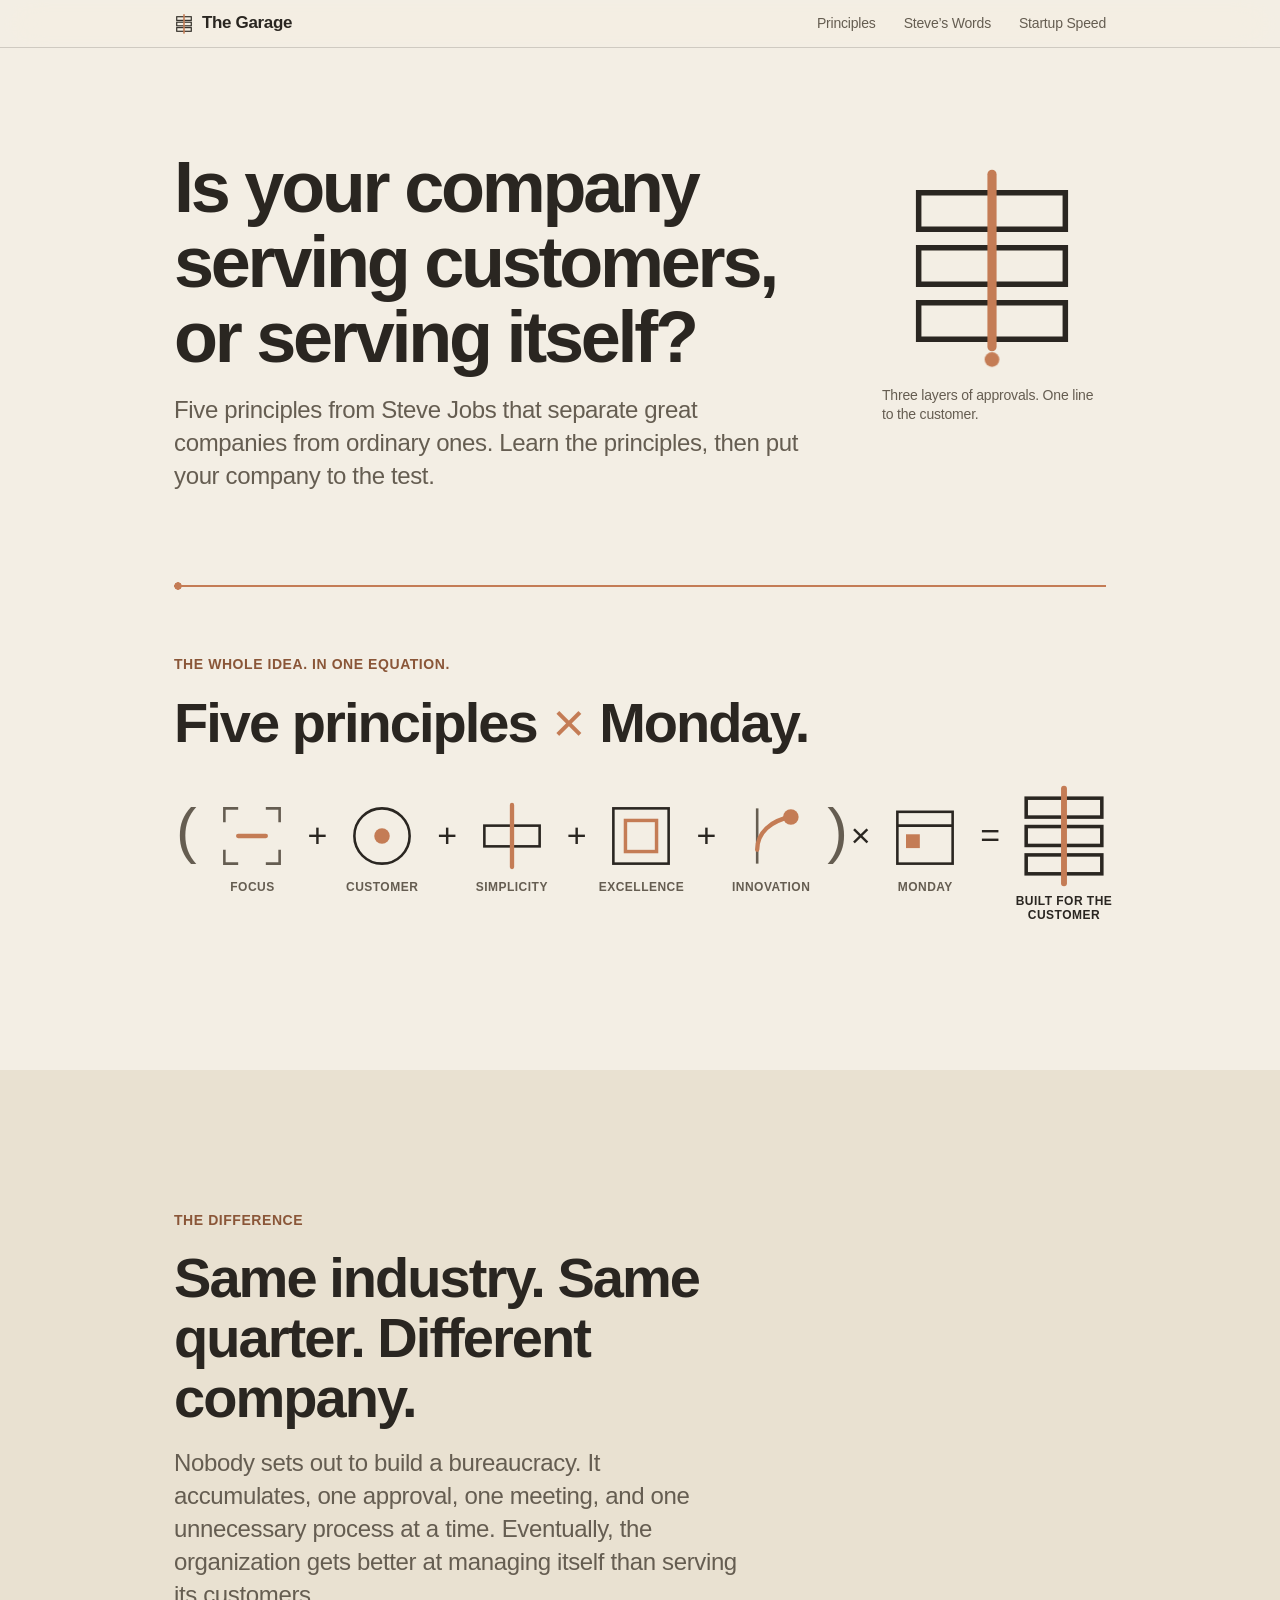
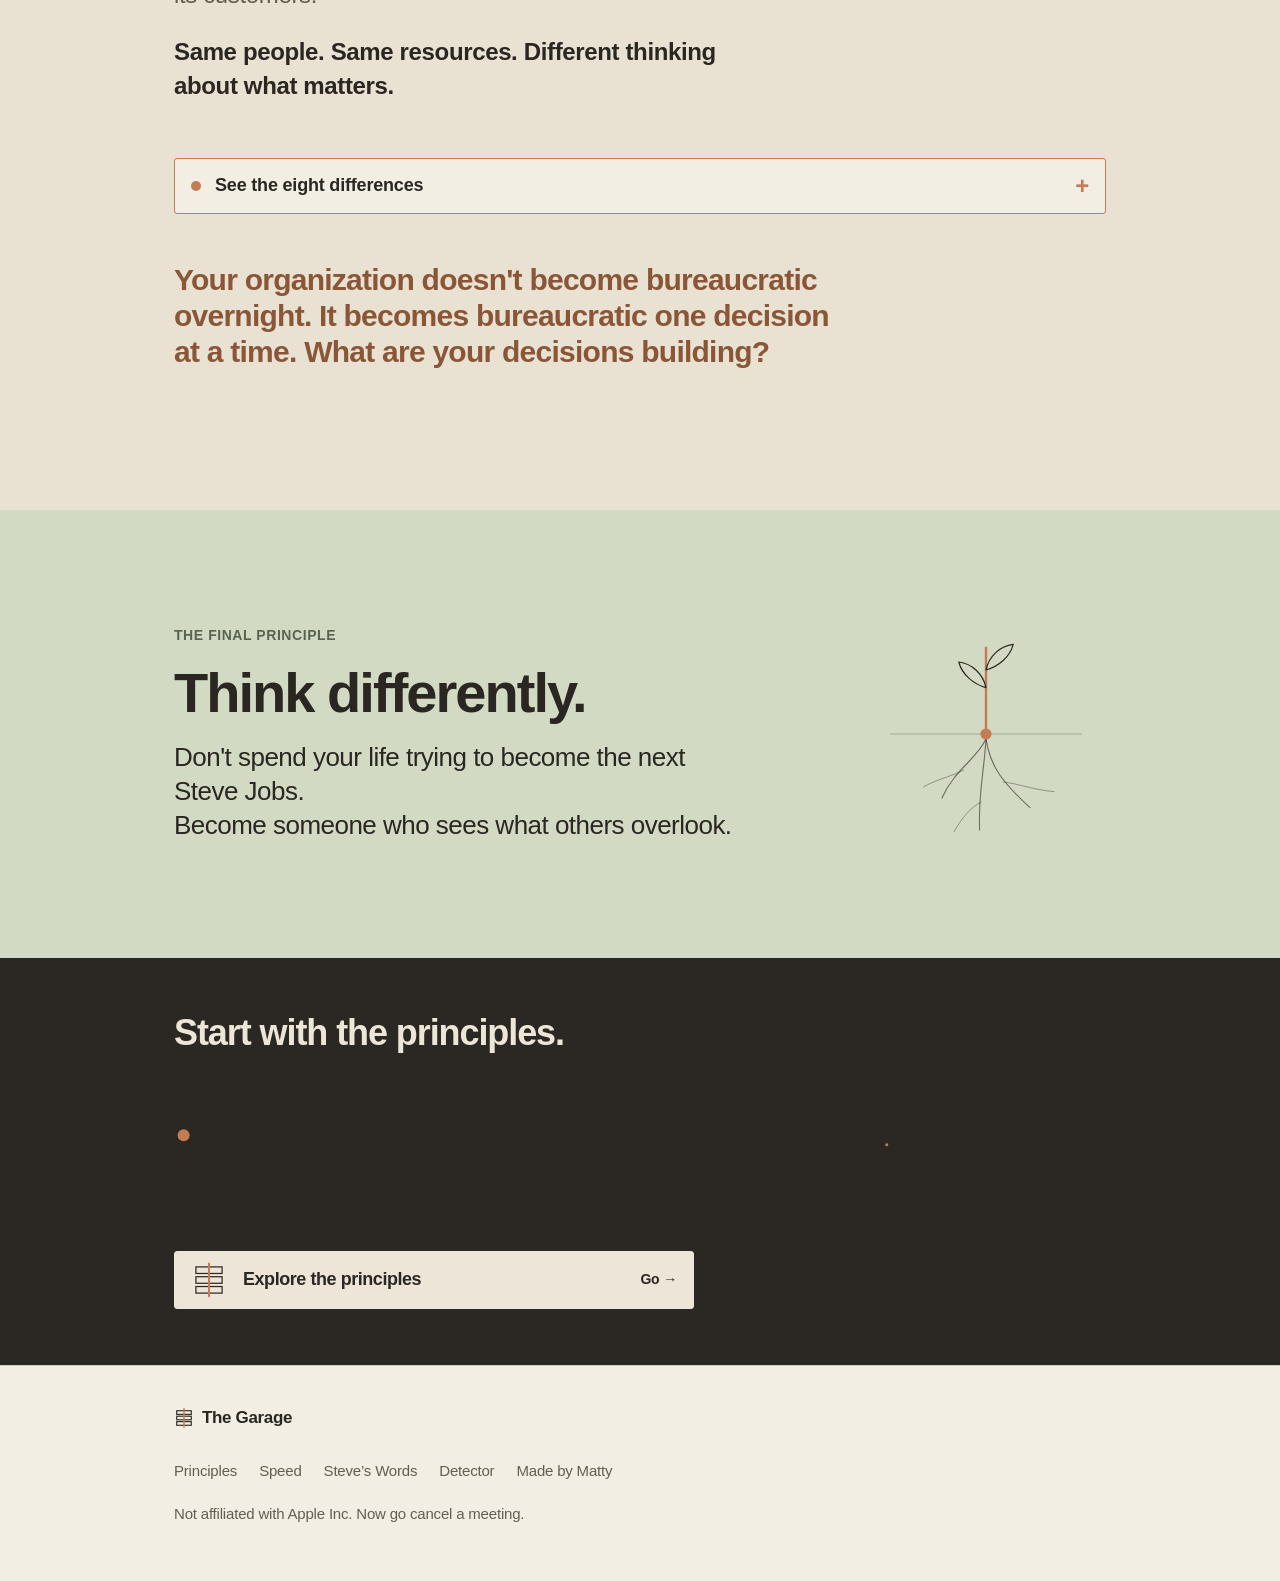
<file: index.html>
<!DOCTYPE html>
<html lang="en">
<head>
<meta charset="utf-8">
<meta http-equiv="Content-Security-Policy" content="default-src 'none'; script-src 'self'; style-src 'self'; img-src 'self' data:; connect-src 'none'; form-action 'self'; base-uri 'none'">
<meta name="viewport" content="width=device-width, initial-scale=1">
<title>The Garage: is your company serving customers, or serving itself?</title>
<meta name="description" content="A workplace card game. Find out if your company is serving customers, or serving itself. Nothing is saved or sent.">
<meta name="theme-color" content="#F3EEE4">
<meta property="og:type" content="website">
<meta property="og:title" content="The Garage: is your company serving customers, or serving itself?">
<meta property="og:description" content="A workplace card game. Find out if your company builds things or protects itself.">
<meta property="og:url" content="https://corporate-production-f647.up.railway.app/">
<meta property="og:image" content="https://corporate-production-f647.up.railway.app/og-image.png?v=4">
<meta property="og:site_name" content="The Garage">
<meta property="og:image:type" content="image/png">
<meta property="og:image:width" content="1200">
<meta property="og:image:height" content="630">
<meta property="og:image:alt" content="The Garage: three stacked layers with a copper line through them, beside the question: is your company serving customers, or serving itself?">
<meta name="twitter:image:alt" content="The Garage: three stacked layers with a copper line through them, beside the question: is your company serving customers, or serving itself?">
<meta name="twitter:card" content="summary_large_image">
<meta name="twitter:title" content="Corporate Detector: is your company serving customers, or serving itself?">
<meta name="twitter:image" content="https://corporate-production-f647.up.railway.app/og-image.png?v=4">
<link rel="icon" href="favicon.svg" type="image/svg+xml">
<link rel="apple-touch-icon" href="apple-touch-icon.png">
<link rel="stylesheet" href="styles.css?v=43679569">
</head>
<body>

<header class="nav" id="top">
  <div class="nav-inner">
    <a class="wordmark" href="index.html"><svg class="wm" viewBox="0 0 44 44" aria-hidden="true" focusable="false"><g fill="none" stroke="currentColor" stroke-width="1.5"><rect x="6" y="6" width="32" height="8"/><rect x="6" y="18" width="32" height="8"/><rect x="6" y="30" width="32" height="8"/></g><line x1="22" y1="2" x2="22" y2="42" stroke="#C47C55" stroke-width="2.5" stroke-linecap="round"/></svg><span class="wm-t">The Garage</span></a>
    <nav aria-label="Primary"><div class="nav-item"><a href="lessons.html">Principles</a><div class="nav-sub"><a href="lessons.html#speed-trap">The Corporate Speed Trap</a><a href="lessons.html#questions">Five principles</a><a href="lessons.html#field-guide">The field guide</a><a href="lessons.html#soul">The iceberg of bureaucracy</a><a href="lessons.html#antirules-section">Ten rules</a><a href="lessons.html#mistakes">Jobs got it wrong too</a><a href="lessons.html#think-differently">Think differently</a><a href="lessons.html#own-words">In his own words</a></div></div><div class="nav-item"><a href="talks.html">Steve’s Words</a><div class="nav-sub"><a href="talks.html#shape-tools">Tools that change what’s possible</a><a href="talks.html#shape-focus">Focus is a decision</a><a href="talks.html#shape-customers">Let customers show you the way</a><a href="talks.html#shape-simple">Simplicity is a discipline</a><a href="talks.html#shape-care">Excellence is in the details</a><a href="talks.html#shape-people">Give great people room to lead</a><a href="talks.html#shape-own">Stay hungry. Stay accountable.</a><a href="talks.html#the-talks">The talks</a></div></div><div class="nav-item"><a href="startup-speed.html">Startup Speed</a><div class="nav-sub"><a href="startup-speed.html#test-1">The 100 to 3 Test</a><a href="startup-speed.html#test-2">The Customer in the Room</a><a href="startup-speed.html#test-3">The 30 Day Experiment</a><a href="startup-speed.html#test-4">The Kill Your Own Project Test</a><a href="startup-speed.html#test-5">The Department-Free Test</a><a href="startup-speed.html#test-6">The Details Nobody Sees</a><a href="startup-speed.html#test-7">The Sacred Cow Test</a><a href="startup-speed.html#test-8">The Ego-Free Test</a></div></div></nav>
  </div>
</header>

<main>

<!-- HERO -->
<section class="hero hero-play">
  <div class="wrap">
    <figure class="mark-fig">
      <svg class="hero-mark" viewBox="0 0 120 120" width="220" height="220" role="img" aria-label="Three stacked layers with one copper line cutting straight through them">
        <g fill="none" stroke="currentColor" stroke-width="3">
          <rect class="ly ly1" x="20" y="20" width="80" height="20"/>
          <rect class="ly ly2" x="20" y="50" width="80" height="20"/>
          <rect class="ly ly3" x="20" y="80" width="80" height="20"/>
        </g>
        <line class="rod" x1="60" y1="10" x2="60" y2="104" stroke="#C47C55" stroke-width="5" stroke-linecap="round"/>
        <circle class="rod-dot" cx="60" cy="111" r="4" fill="#C47C55"/>
      </svg>
      <figcaption class="mark-cap">Three layers of approvals. One line to the customer.</figcaption>
    </figure>
    <h1>Is your company serving customers, or serving itself?</h1>
    <p class="lead">Five principles from Steve Jobs that separate great companies from ordinary ones. Learn the principles, then put your company to the test.</p>
  </div>
</section>

<!-- THE WHOLE IDEA -->
<section class="section formula" id="formula">
  <div class="wrap">
    <p class="eyebrow">The whole idea. In one equation.</p>
    <h2 class="eq-h">Five principles <span class="eq-x" aria-label="times">&times;</span>&nbsp;Monday.</h2>
    <div class="eq" id="eq">
      <span class="op paren" aria-hidden="true">(</span>
      <button type="button" class="term" data-k="focus" aria-expanded="false"><svg viewBox="0 0 44 44" aria-hidden="true" focusable="false"><path d="M6 14V6h8M30 6h8v8M38 30v8h-8M14 38H6v-8" fill="none" stroke="currentColor" stroke-width="1.5"/><line x1="14" y1="22" x2="30" y2="22" stroke="#C47C55" stroke-width="2.5" stroke-linecap="round"/></svg><span>Focus</span></button>
      <span class="op" aria-hidden="true">+</span>
      <button type="button" class="term" data-k="customer" aria-expanded="false"><svg viewBox="0 0 44 44" aria-hidden="true" focusable="false"><circle cx="22" cy="22" r="16" fill="none" stroke="#2A2621" stroke-width="1.5"/><circle cx="22" cy="22" r="4.5" fill="#C47C55"/></svg><span>Customer</span></button>
      <span class="op" aria-hidden="true">+</span>
      <button type="button" class="term" data-k="simplicity" aria-expanded="false"><svg viewBox="0 0 44 44" aria-hidden="true" focusable="false"><rect x="6" y="16" width="32" height="12" fill="none" stroke="#2A2621" stroke-width="1.5"/><line x1="22" y1="4" x2="22" y2="40" stroke="#C47C55" stroke-width="2.5" stroke-linecap="round"/></svg><span>Simplicity</span></button>
      <span class="eq-br" aria-hidden="true"></span>
      <span class="op" aria-hidden="true">+</span>
      <button type="button" class="term" data-k="excellence" aria-expanded="false"><svg viewBox="0 0 44 44" aria-hidden="true" focusable="false"><rect x="6" y="6" width="32" height="32" fill="none" stroke="#2A2621" stroke-width="1.5"/><rect x="13" y="13" width="18" height="18" fill="none" stroke="#C47C55" stroke-width="2"/></svg><span>Excellence</span></button>
      <span class="op" aria-hidden="true">+</span>
      <button type="button" class="term" data-k="innovation" aria-expanded="false"><svg viewBox="0 0 44 44" aria-hidden="true" focusable="false"><line x1="14" y1="38" x2="14" y2="6" stroke="currentColor" stroke-width="1.5"/><path d="M14 30C14 20 22 13 33.5 11" fill="none" stroke="#C47C55" stroke-width="2.5" stroke-linecap="round"/><circle cx="33.5" cy="11" r="4.5" fill="#C47C55"/></svg><span>Innovation</span></button>
      <span class="op paren" aria-hidden="true">)</span>
      <span class="eq-br" aria-hidden="true"></span>
      <span class="op" aria-hidden="true">&times;</span>
      <button type="button" class="term" data-k="monday" aria-expanded="false"><svg viewBox="0 0 44 44" aria-hidden="true" focusable="false"><rect x="6" y="8" width="32" height="30" fill="none" stroke="#2A2621" stroke-width="1.5"/><line x1="6" y1="16" x2="38" y2="16" stroke="#2A2621" stroke-width="1.5"/><rect x="11" y="21" width="8" height="8" fill="#C47C55"/></svg><span>Monday</span></button>
      <span class="eq-res"><span class="op" aria-hidden="true">=</span>
      <button type="button" class="term term-eq" data-k="company" aria-expanded="false"><svg viewBox="0 0 44 44" aria-hidden="true" focusable="false"><g fill="none" stroke="#2A2621" stroke-width="1.5"><rect x="6" y="6" width="32" height="8"/><rect x="6" y="18" width="32" height="8"/><rect x="6" y="30" width="32" height="8"/></g><line x1="22" y1="2" x2="22" y2="42" stroke="#C47C55" stroke-width="2.5" stroke-linecap="round"/></svg><span>Built for the customer</span></button></span>
    </div>
    <div class="eq-pop" id="eq-pop" hidden aria-live="polite">
      <p class="eq-pop-k" id="eqp-k"></p>
      <p class="eq-pop-t" id="eqp-t"></p>
      <p class="eq-pop-s" id="eqp-s" hidden></p>
      <div class="eq-pop-nav"><button type="button" class="btn" id="eqp-next">Next</button></div>
    </div>
  </div>
</section>

<!-- THE DIFFERENCE -->
<section class="section sand" id="difference">
  <div class="wrap">
    <div class="sec-head">
      <div>
        <p class="eyebrow">The difference</p>
        <h2>Same industry. Same quarter. Different company.</h2>
        <p class="lead">Nobody sets out to build a bureaucracy. It accumulates, one approval, one meeting, and one unnecessary process at a time. Eventually, the organization gets better at managing itself than serving its customers.</p>
        <p class="lead diff-tension">Same people. Same resources. Different thinking about what matters.</p>
      </div>
      <figure class="sec-fig reveal">
        <svg viewBox="0 0 300 120" role="img" aria-label="Fifteen thin, slightly misaligned bars on the left. Two bars with one copper line straight through them on the right.">
          <g fill="none" stroke="#2A2621" stroke-opacity=".45" stroke-width="1.2">
            <rect x="8" y="6" width="100" height="5"/><rect x="12" y="13.5" width="100" height="5"/><rect x="6" y="21" width="100" height="5"/><rect x="10" y="28.5" width="100" height="5"/><rect x="14" y="36" width="100" height="5"/>
            <rect x="7" y="43.5" width="100" height="5"/><rect x="11" y="51" width="100" height="5"/><rect x="9" y="58.5" width="100" height="5"/><rect x="13" y="66" width="100" height="5"/><rect x="6" y="73.5" width="100" height="5"/>
            <rect x="10" y="81" width="100" height="5"/><rect x="8" y="88.5" width="100" height="5"/><rect x="12" y="96" width="100" height="5"/><rect x="7" y="103.5" width="100" height="5"/><rect x="11" y="111" width="100" height="5"/>
          </g>
          <g fill="none" stroke="#2A2621" stroke-width="2">
            <rect x="170" y="34" width="110" height="20"/>
            <rect x="170" y="66" width="110" height="20"/>
          </g>
          <line class="fig-rod" pathLength="1" x1="225" y1="18" x2="225" y2="104" stroke="#C47C55" stroke-width="3" stroke-linecap="round"/>
        </svg>
        <figcaption>Fifteen priorities, all labeled critical. Or two, and everyone knows the way forward.</figcaption>
      </figure>
    </div>
    <details class="fold fold-copper" id="vs-fold">
      <summary>See the eight differences</summary>
    <p class="swipe-hint" id="vs-count">1 of 8. Swipe for more.</p>
    <div class="vs-list" id="vs-list" role="region" aria-label="Bureaucracy compared with entrepreneurial, swipe for more" tabindex="0">
      <div class="vs reveal"><h3>Priorities</h3><p class="vs-b"><span>Bureaucracy</span>Fifteen. All labeled critical. Nobody knows where to start.</p><p class="vs-e"><span>Entrepreneurial</span>Two. Everyone knows what matters. Everything else takes a back seat.</p></div>
      <div class="vs reveal"><h3>The customer</h3><p class="vs-b"><span>Bureaucracy</span>Six segments. Forty slides. Not a customer in sight.</p><p class="vs-e"><span>Entrepreneurial</span>Real conversations. Real problems. Decisions based on what customers actually value.</p></div>
      <div class="vs reveal"><h3>Features</h3><p class="vs-b"><span>Bureaucracy</span>Added by committee. Removed never.</p><p class="vs-e"><span>Entrepreneurial</span>Every feature earns its place. Even the ones already built.</p></div>
      <div class="vs reveal"><h3>Decisions</h3><p class="vs-b"><span>Bureaucracy</span>Pre-aligned, socialized, escalated, then tabled.</p><p class="vs-e"><span>Entrepreneurial</span>Made close to the problem. Owned by someone accountable for the outcome.</p></div>
      <div class="vs reveal"><h3>Quality</h3><p class="vs-b"><span>Bureaucracy</span>Fine. Within tolerance. Nobody complains loudly enough.</p><p class="vs-e"><span>Entrepreneurial</span>Fix the part nobody sees. Especially that one.</p></div>
      <div class="vs reveal"><h3>The team</h3><p class="vs-b"><span>Bureaucracy</span>More people. More layers. More coordination. Less gets done.</p><p class="vs-e"><span>Entrepreneurial</span>Exceptional people. Small teams. Clear ownership. Results that matter.</p></div>
      <div class="vs reveal"><h3>Failure</h3><p class="vs-b"><span>Bureaucracy</span>Renamed a learning opportunity. Buried in the next presentation.</p><p class="vs-e"><span>Entrepreneurial</span>Own it. Understand it. Fix it. Learn from it.</p></div>
      <div class="vs reveal"><h3>The experience</h3><p class="vs-b"><span>Bureaucracy</span>Owned by five departments. Accountable to none.</p><p class="vs-e"><span>Entrepreneurial</span>Designed as one experience. Owned from beginning to end.</p></div>
    </div>
    </details>
    <p class="diff-close">Your organization doesn't become bureaucratic overnight. It becomes bureaucratic one decision at a time. What are your decisions building?</p>
  </div>
</section>

<!-- THE FINAL LESSON -->
<section class="section coda" id="think">
  <div class="wrap">
    <div class="sec-head">
      <div>
        <p class="eyebrow">The final principle</p>
        <h2>Think differently.</h2>
        <p class="coda-text">Don't spend your life trying to become the next Steve Jobs.<br>Become someone who sees what others overlook.</p>
      </div>
      <figure class="seed sec-fig">
<svg class="seed-svg" viewBox="0 0 300 340" aria-hidden="true" focusable="false">
  <line class="sd-ground" x1="30" y1="170" x2="270" y2="170" stroke="currentColor" stroke-width="1" opacity=".35"/>
  <g fill="none" stroke="currentColor" stroke-linecap="round">
    <path class="sd-root r1" pathLength="1" stroke-width="1.4" opacity=".6" d="M150 176 C140 200, 110 215, 95 250"/>
    <path class="sd-root r2" pathLength="1" stroke-width="1.4" opacity=".6" d="M150 176 C155 210, 170 230, 205 262"/>
    <path class="sd-root r3" pathLength="1" stroke-width="1.4" opacity=".6" d="M150 176 C148 215, 140 245, 142 290"/>
    <path class="sd-root r4" pathLength="1" stroke-width="1.1" opacity=".45" d="M122 215 C110 222, 90 226, 72 236"/>
    <path class="sd-root r5" pathLength="1" stroke-width="1.1" opacity=".45" d="M172 230 C190 232, 210 240, 235 242"/>
    <path class="sd-root r6" pathLength="1" stroke-width="1.1" opacity=".45" d="M144 255 C130 262, 120 275, 110 292"/>
  </g>
  <circle class="sd-seed" cx="150" cy="170" r="7" fill="#C47C55"/>
  <line class="sd-stem" pathLength="1" x1="150" y1="163" x2="150" y2="62" stroke="#C47C55" stroke-width="3" stroke-linecap="round"/>
  <path class="sd-leaf l1" pathLength="1" d="M150 112 C135 108, 120 96, 116 80 C132 82, 146 94, 150 112 Z" fill="none" stroke="currentColor" stroke-width="1.5" stroke-linejoin="round"/>
  <path class="sd-leaf l2" pathLength="1" d="M150 90 C165 86, 180 74, 184 58 C168 60, 154 72, 150 90 Z" fill="none" stroke="currentColor" stroke-width="1.5" stroke-linejoin="round"/>
</svg>
      </figure>
    </div>
  </div>
</section>

<!-- START WITH THE LESSONS -->
<section class="section dark final river-anim" id="final">
  <div class="wrap">
    <h2 class="river-h">Start with the principles.</h2>
    <svg class="river river-5" viewBox="0 0 600 112" aria-hidden="true" focusable="false">
      <path class="rv-line" pathLength="1" d="M8 56 L 70 56 C 112 56, 112 72, 127.5 72 S 143 56, 185 56 C 227 56, 227 40, 242.5 40 S 258 56, 300 56 C 342 56, 342 72, 357.5 72 S 373 56, 415 56 C 457 56, 457 40, 472.5 40 S 488 56, 530 56 C 568 56, 574 66, 594 64" fill="none" stroke="#C47C55" stroke-width="2.5" stroke-linecap="round"/>
      <circle class="rv-dot" cx="8" cy="56" r="5" fill="#C47C55"/>
      <g class="rv-st st1">
        <rect x="44" y="30" width="52" height="52" fill="#2B2722"/>
        <svg x="50" y="36" width="40" height="40" viewBox="0 0 44 44"><path d="M6 14V6h8M30 6h8v8M38 30v8h-8M14 38H6v-8" fill="none" stroke="currentColor" stroke-width="1.5"/><line x1="14" y1="22" x2="30" y2="22" stroke="#C47C55" stroke-width="2.5" stroke-linecap="round"/></svg>
        <text class="rv-lab" x="70" y="100" text-anchor="middle">Focus</text>
      </g>
      <g class="rv-st st2">
        <rect x="159" y="30" width="52" height="52" fill="#2B2722"/>
        <svg x="165" y="36" width="40" height="40" viewBox="0 0 44 44"><circle cx="22" cy="22" r="16" fill="none" stroke="currentColor" stroke-width="1.5"/><circle cx="22" cy="22" r="4.5" fill="#C47C55"/></svg>
        <text class="rv-lab" x="185" y="100" text-anchor="middle">Customer</text>
      </g>
      <g class="rv-st st3">
        <rect x="274" y="30" width="52" height="52" fill="#2B2722"/>
        <svg x="280" y="36" width="40" height="40" viewBox="0 0 44 44"><rect x="6" y="16" width="32" height="12" fill="none" stroke="currentColor" stroke-width="1.5"/><line x1="22" y1="4" x2="22" y2="40" stroke="#C47C55" stroke-width="2.5" stroke-linecap="round"/></svg>
        <text class="rv-lab" x="300" y="100" text-anchor="middle">Simplicity</text>
      </g>
      <g class="rv-st st4">
        <rect x="389" y="30" width="52" height="52" fill="#2B2722"/>
        <svg x="395" y="36" width="40" height="40" viewBox="0 0 44 44"><rect x="6" y="6" width="32" height="32" fill="none" stroke="currentColor" stroke-width="1.5"/><rect x="13" y="13" width="18" height="18" fill="none" stroke="#C47C55" stroke-width="2"/></svg>
        <text class="rv-lab" x="415" y="100" text-anchor="middle">Excellence</text>
      </g>
      <g class="rv-st st5">
        <rect x="504" y="30" width="52" height="52" fill="#2B2722"/>
        <svg x="510" y="36" width="40" height="40" viewBox="0 0 44 44"><line x1="14" y1="38" x2="14" y2="6" stroke="currentColor" stroke-width="1.5"/><path d="M14 30C14 20 22 13 33.5 11" fill="none" stroke="#C47C55" stroke-width="2.5" stroke-linecap="round"/><circle cx="33.5" cy="11" r="4.5" fill="#C47C55"/></svg>
        <text class="rv-lab" x="530" y="100" text-anchor="middle">Innovation</text>
      </g>
    </svg>
    <div class="edition edition-final river-doors river-one">
      <a class="ed ed-main" href="lessons.html"><svg class="door-g" viewBox="0 0 44 44" aria-hidden="true" focusable="false"><g fill="none" stroke="currentColor" stroke-width="1.5"><rect x="6" y="6" width="32" height="8"/><rect x="6" y="18" width="32" height="8"/><rect x="6" y="30" width="32" height="8"/></g><line x1="22" y1="2" x2="22" y2="42" stroke="#C47C55" stroke-width="2.5" stroke-linecap="round"/></svg><strong>Explore the principles</strong><em>Go</em></a>
    </div>
  </div>
</section>

</main>

<footer class="footer">
  <div class="wrap">
    <div class="foot-top">
      <a class="wordmark foot-mark" href="index.html"><svg class="wm" viewBox="0 0 44 44" aria-hidden="true" focusable="false"><g fill="none" stroke="currentColor" stroke-width="1.5"><rect x="6" y="6" width="32" height="8"/><rect x="6" y="18" width="32" height="8"/><rect x="6" y="30" width="32" height="8"/></g><line x1="22" y1="2" x2="22" y2="42" stroke="#C47C55" stroke-width="2.5" stroke-linecap="round"/></svg>The Garage</a>
    </div>
    <p class="foot-links"><a href="lessons.html">Principles</a> <a href="startup-speed.html">Speed</a> <a href="talks.html">Steve’s Words</a> <a href="play.html">Detector</a> <a class="made-by" href="https://matthew-schmidt-production.up.railway.app/" target="_blank" rel="noopener">Made by Matty</a></p>
    <p class="fine">Not affiliated with Apple Inc. Now go cancel a meeting.</p>
  </div>
</footer>

<script defer src="script.js?v=b1ccc165"></script>
<script defer src="nav.js?v=9ad2c87f"></script>
</body>
</html>
</file>
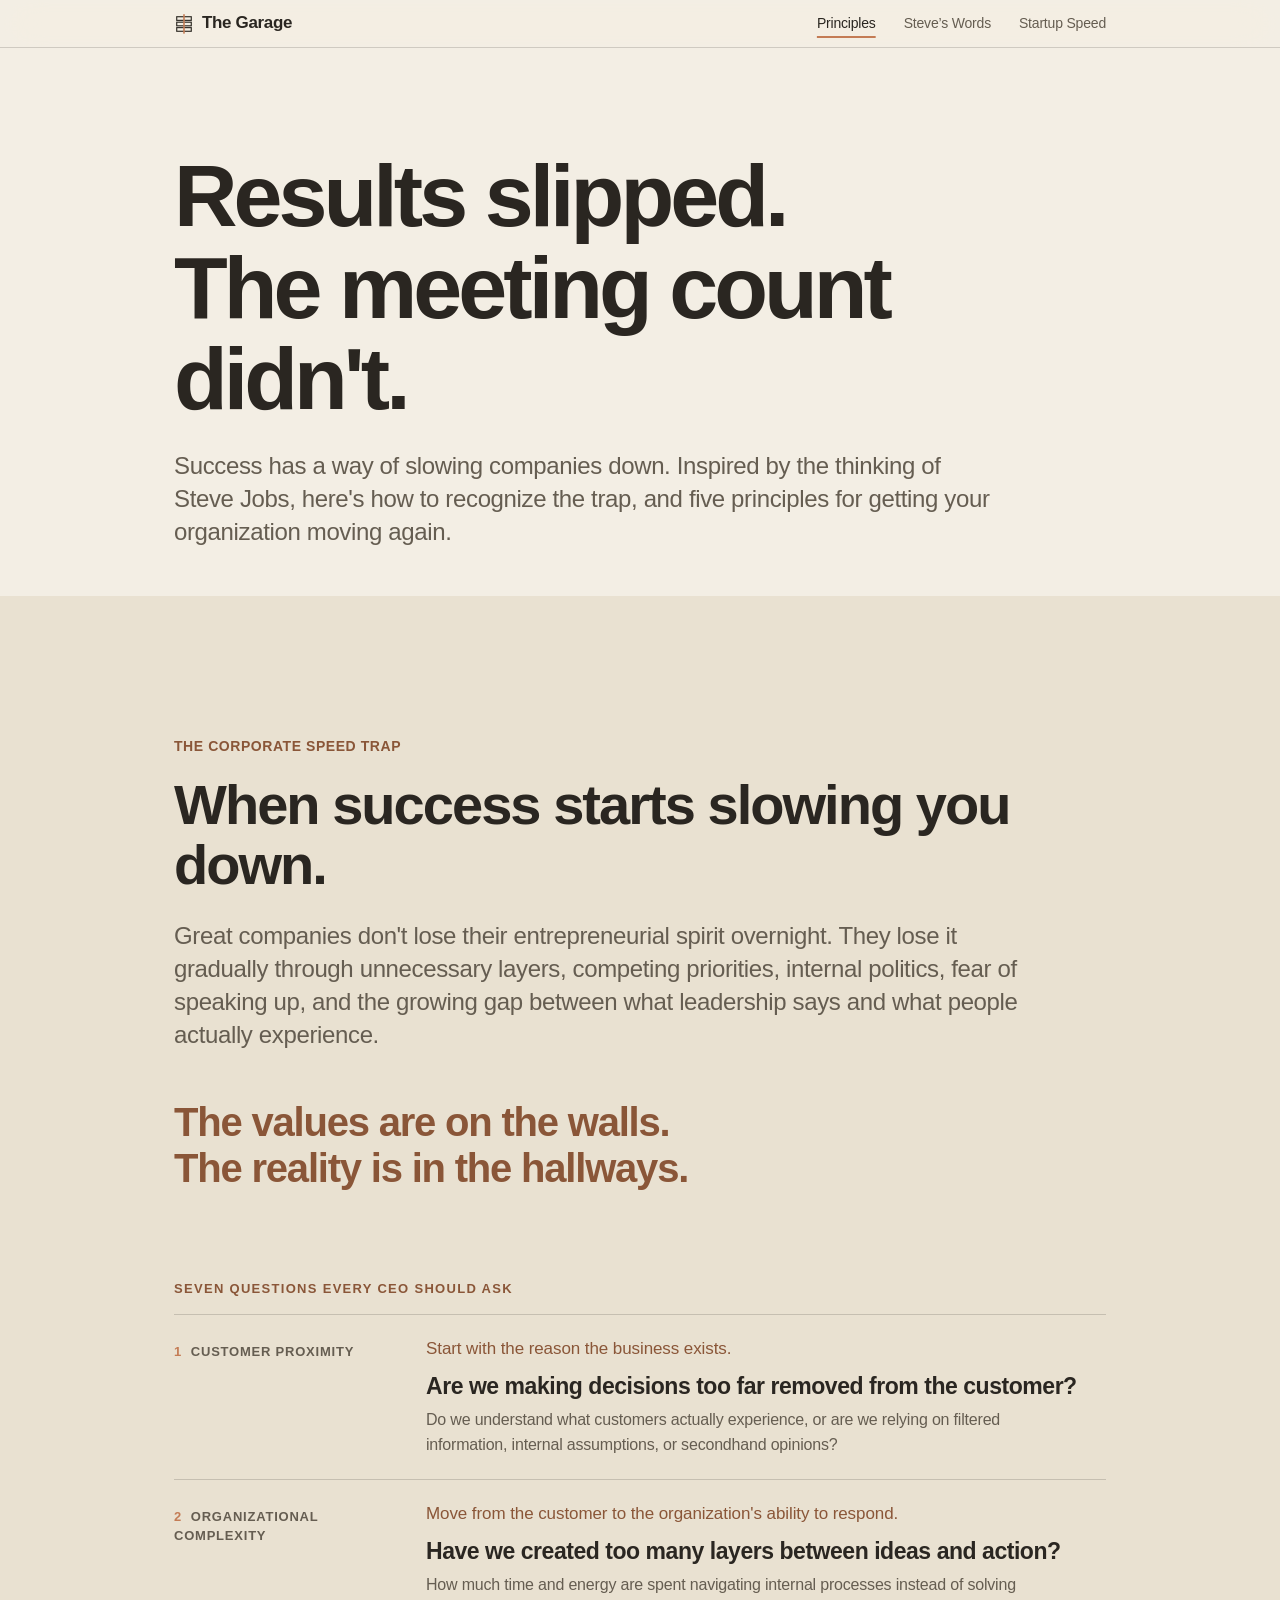
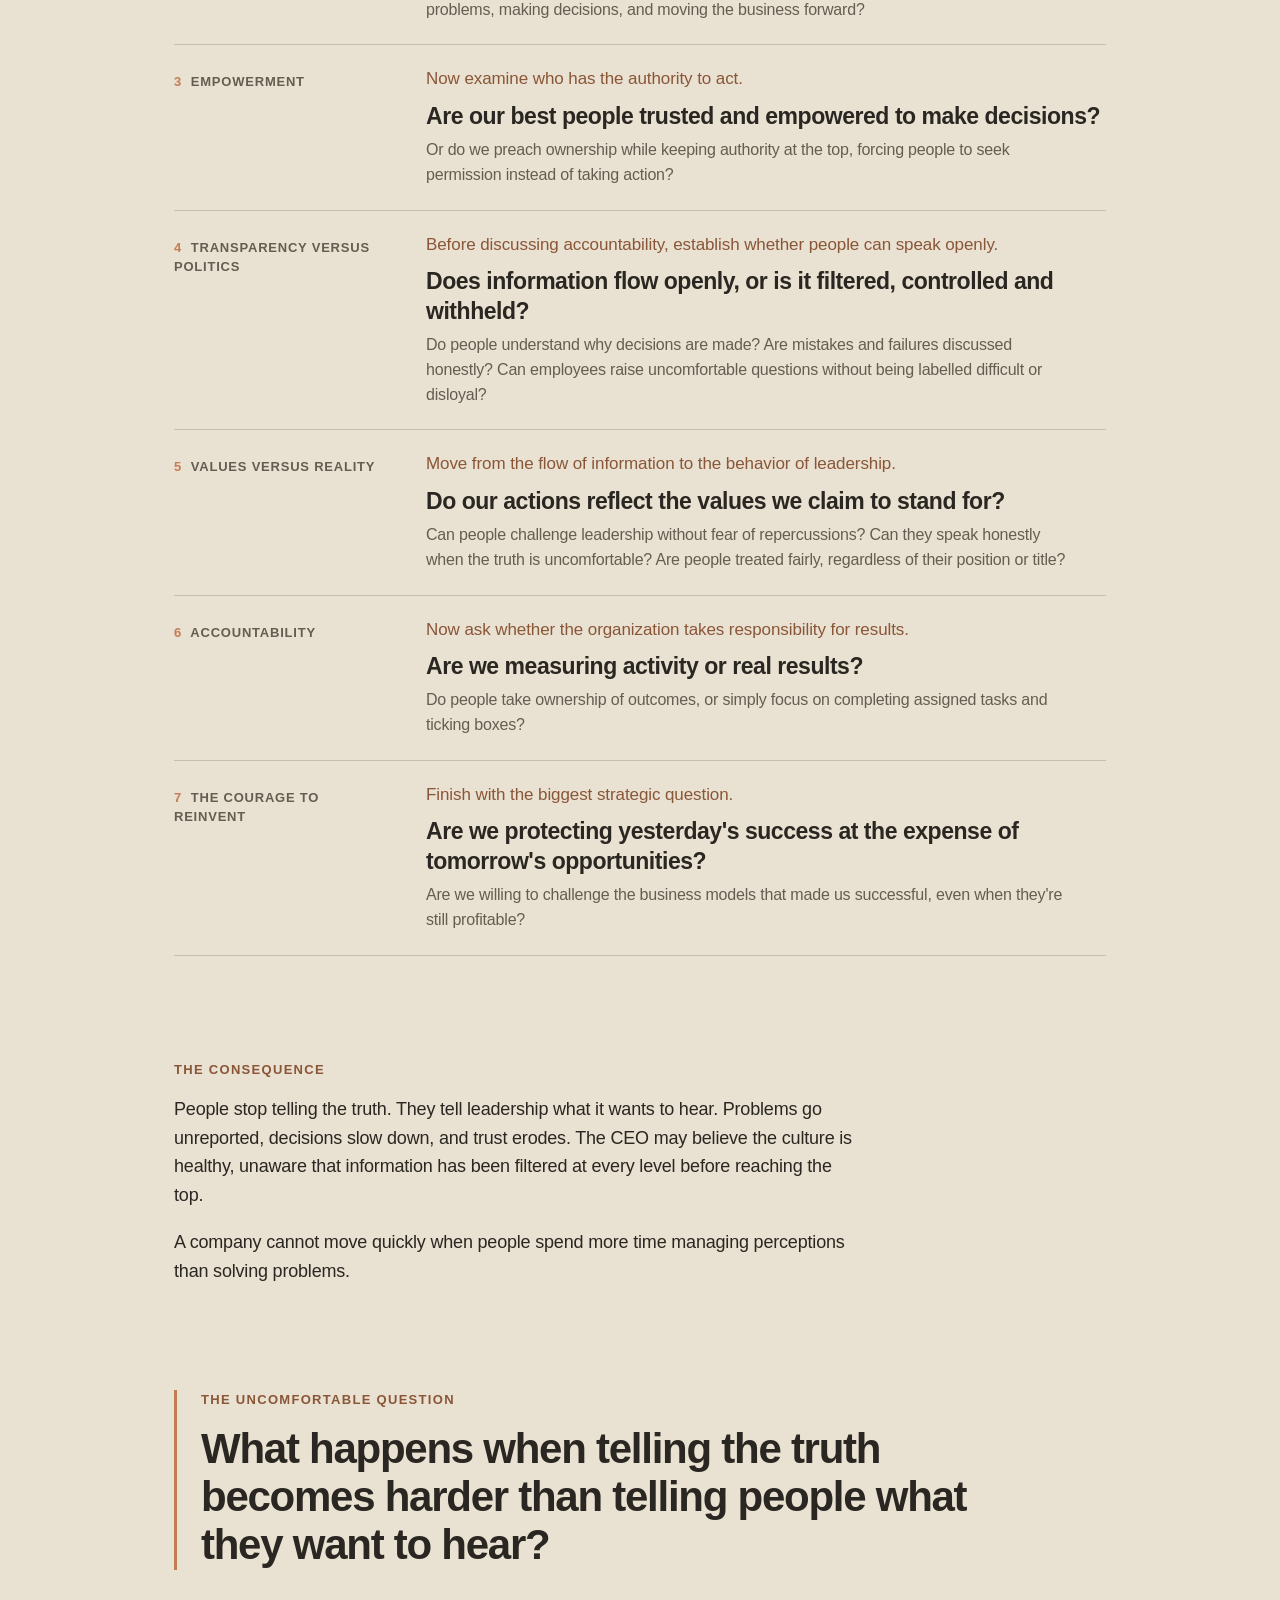
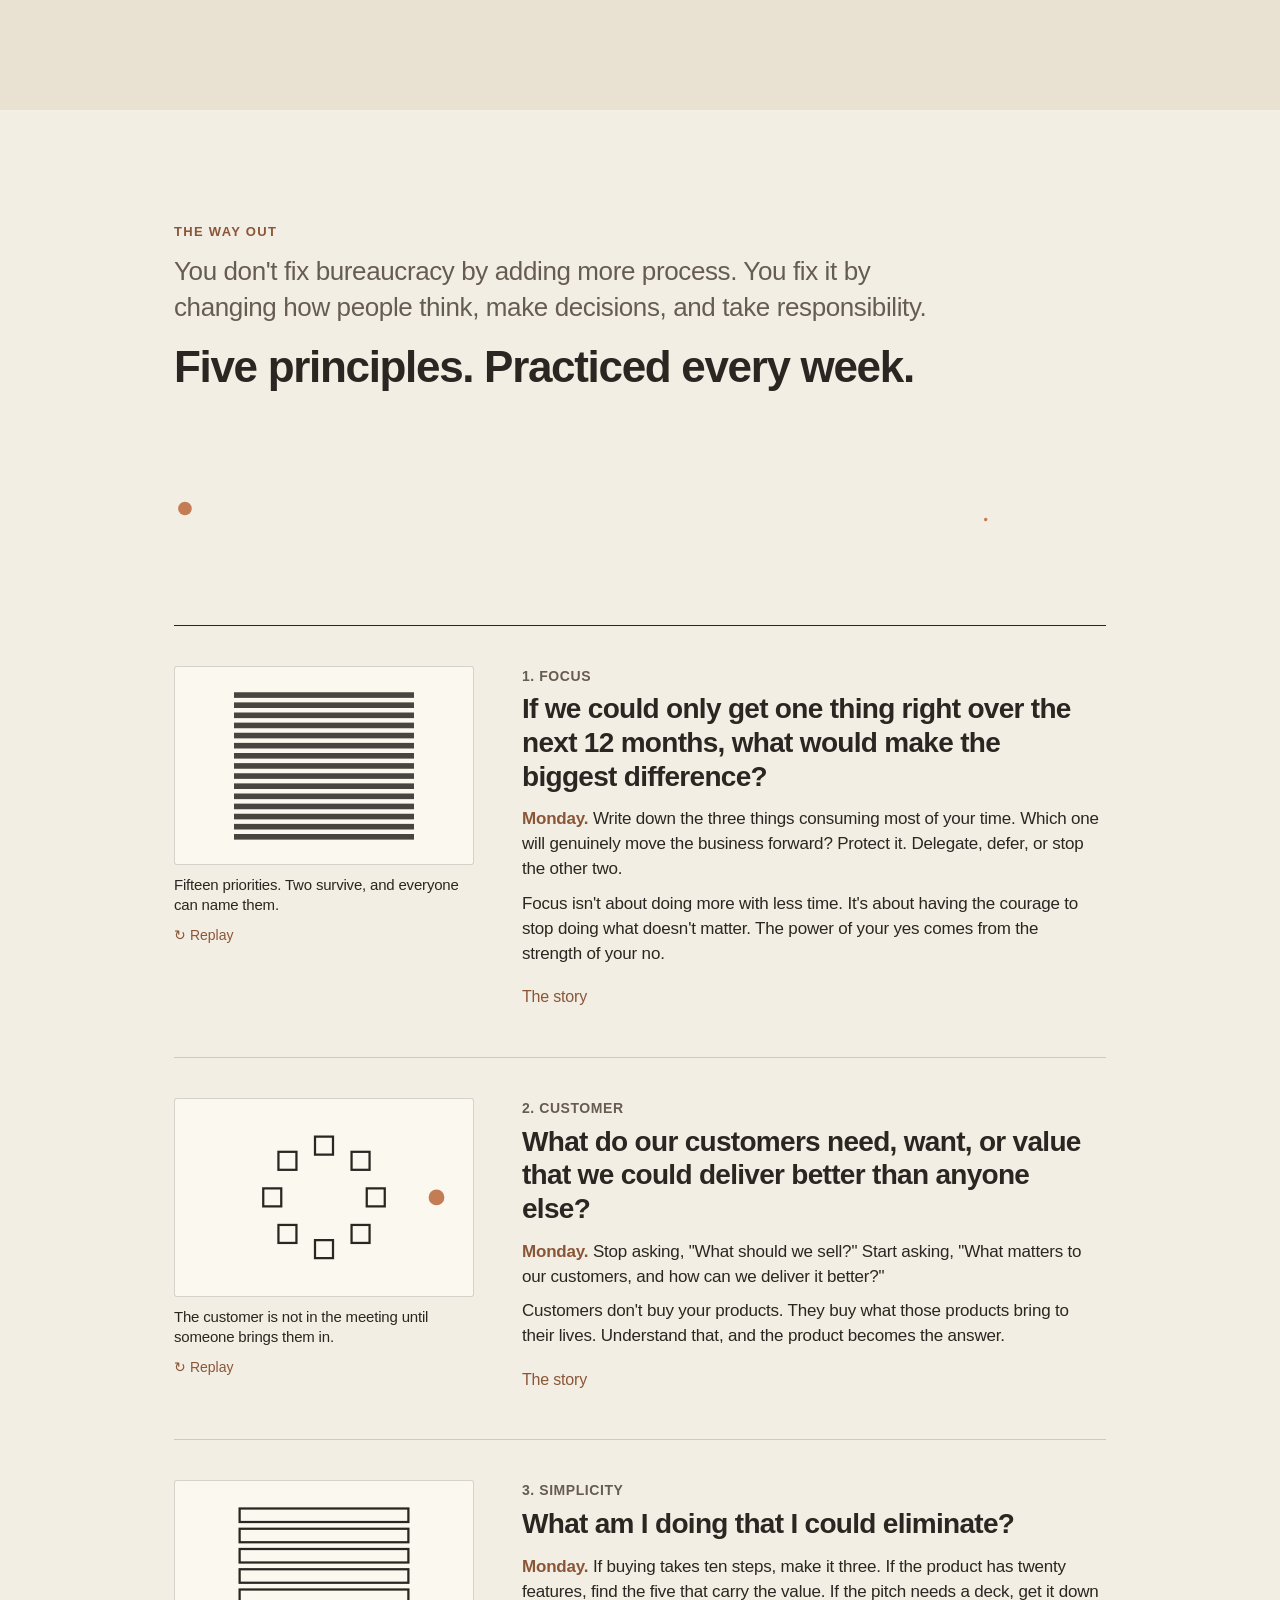
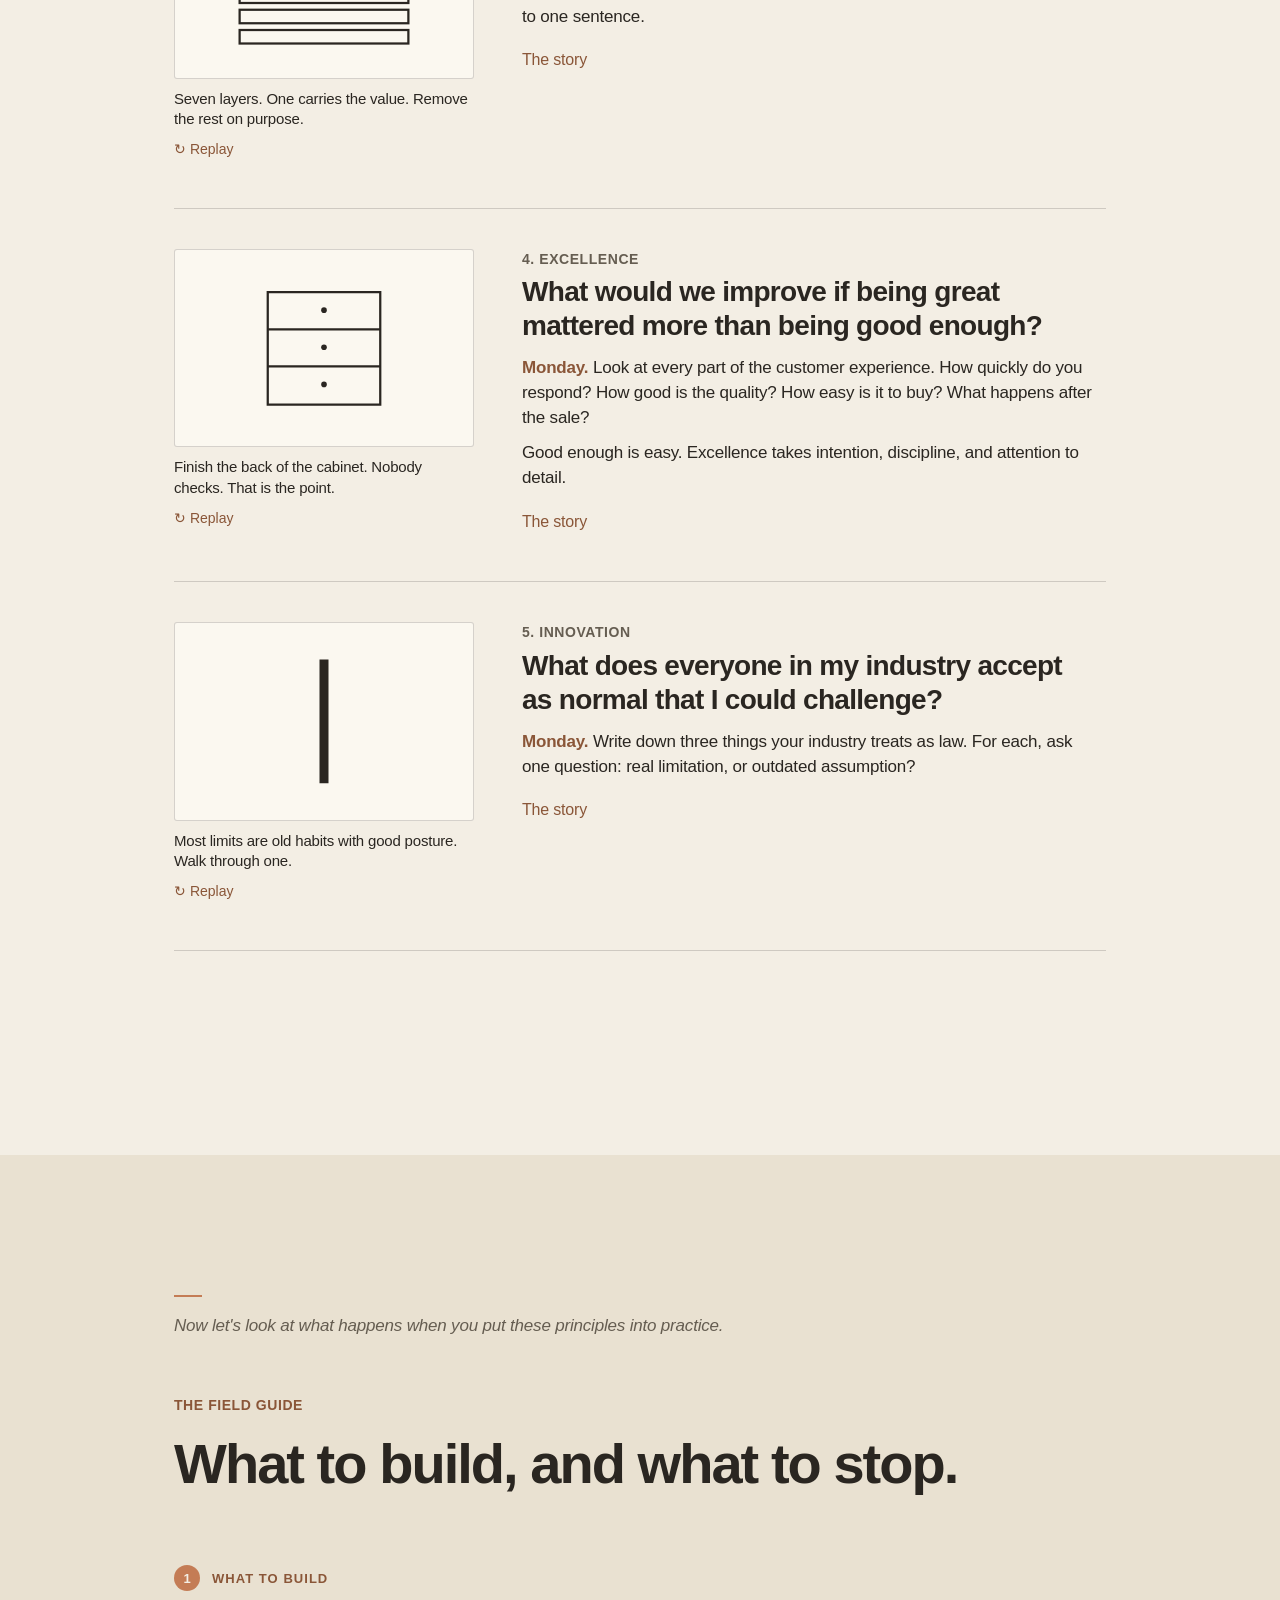
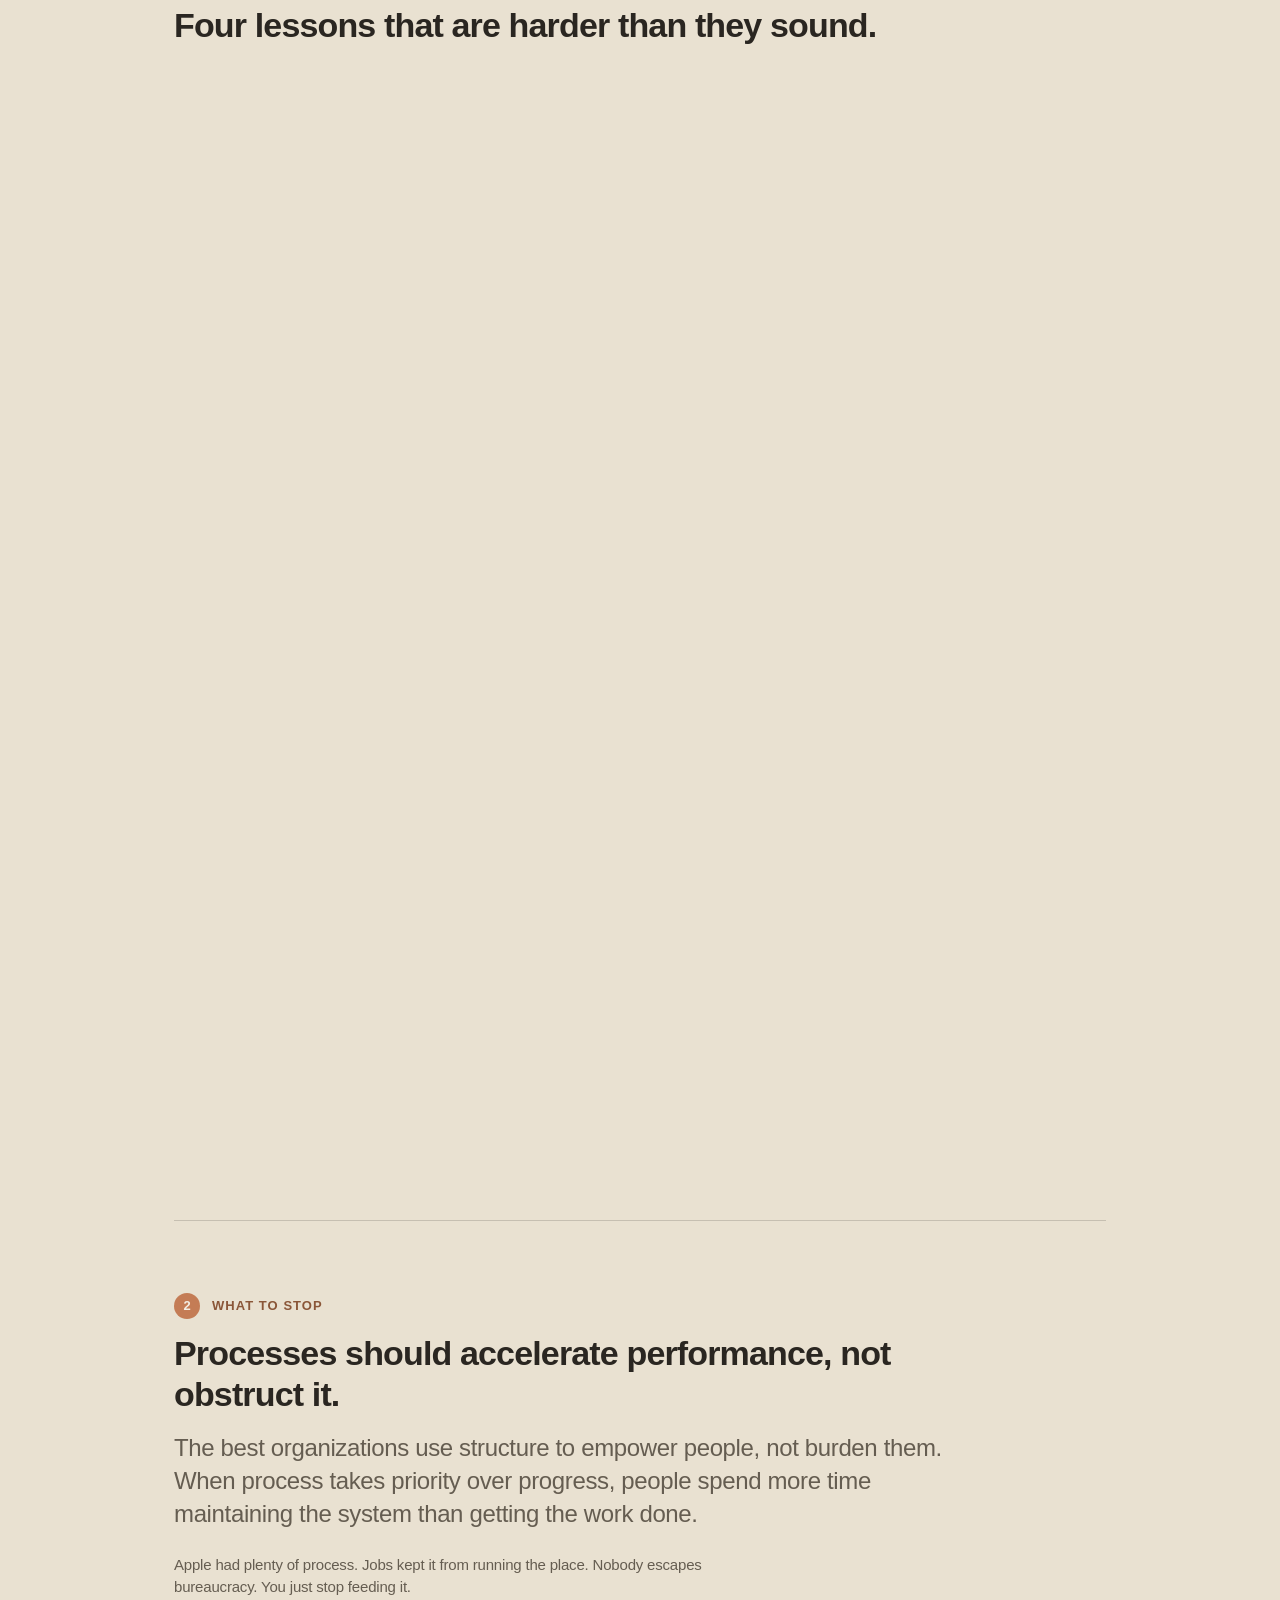
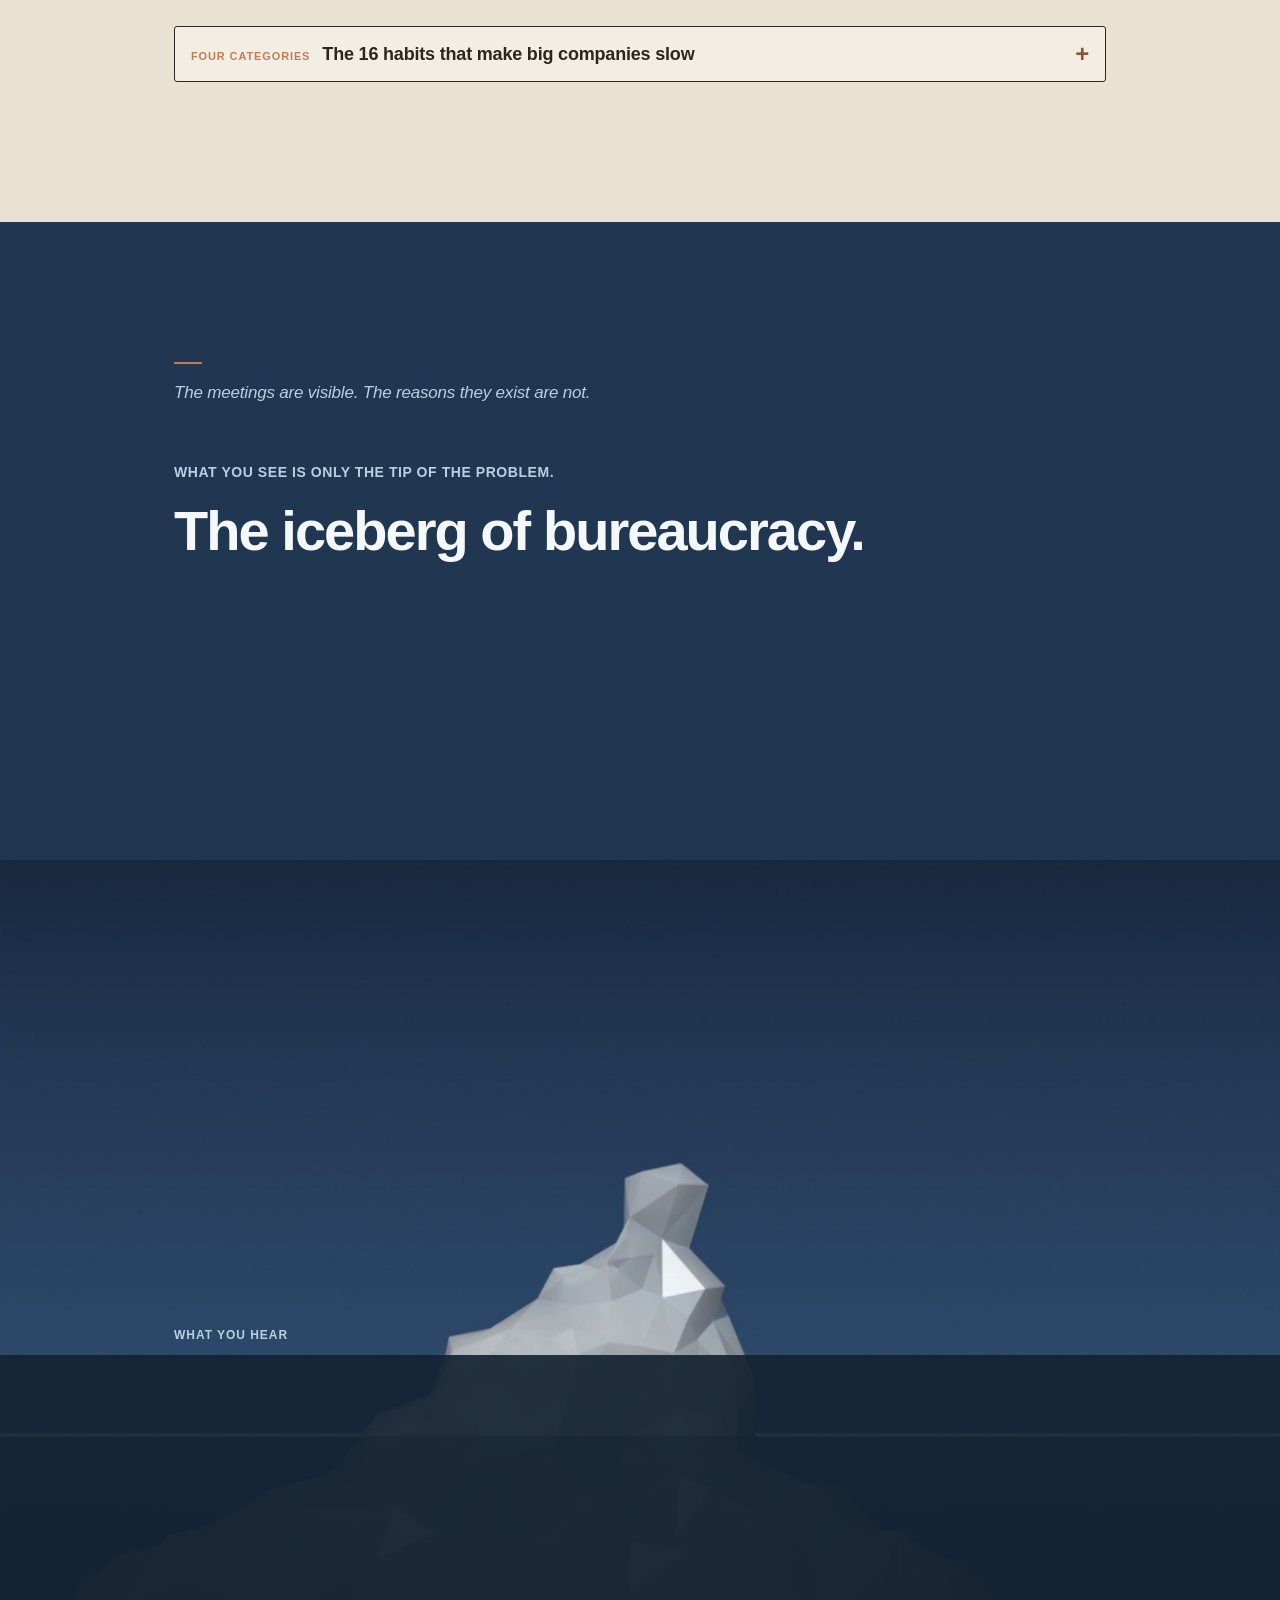
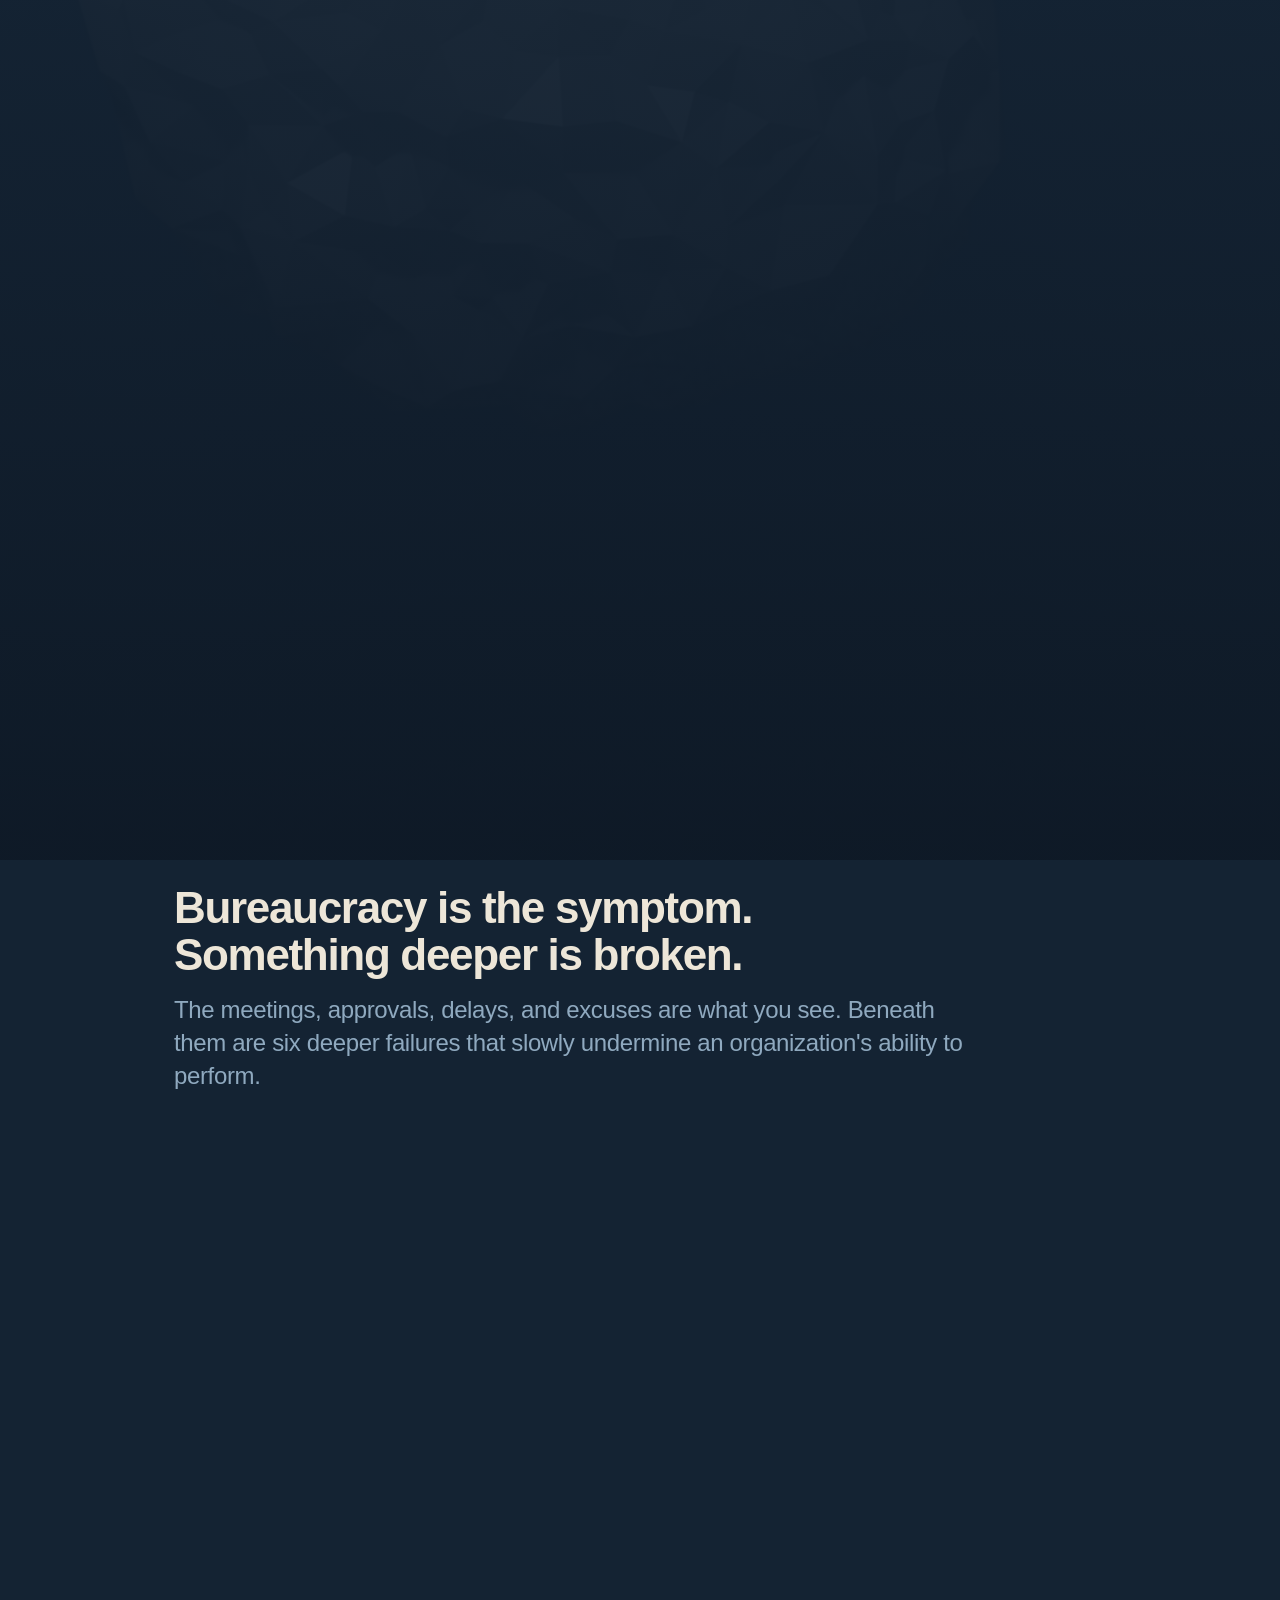
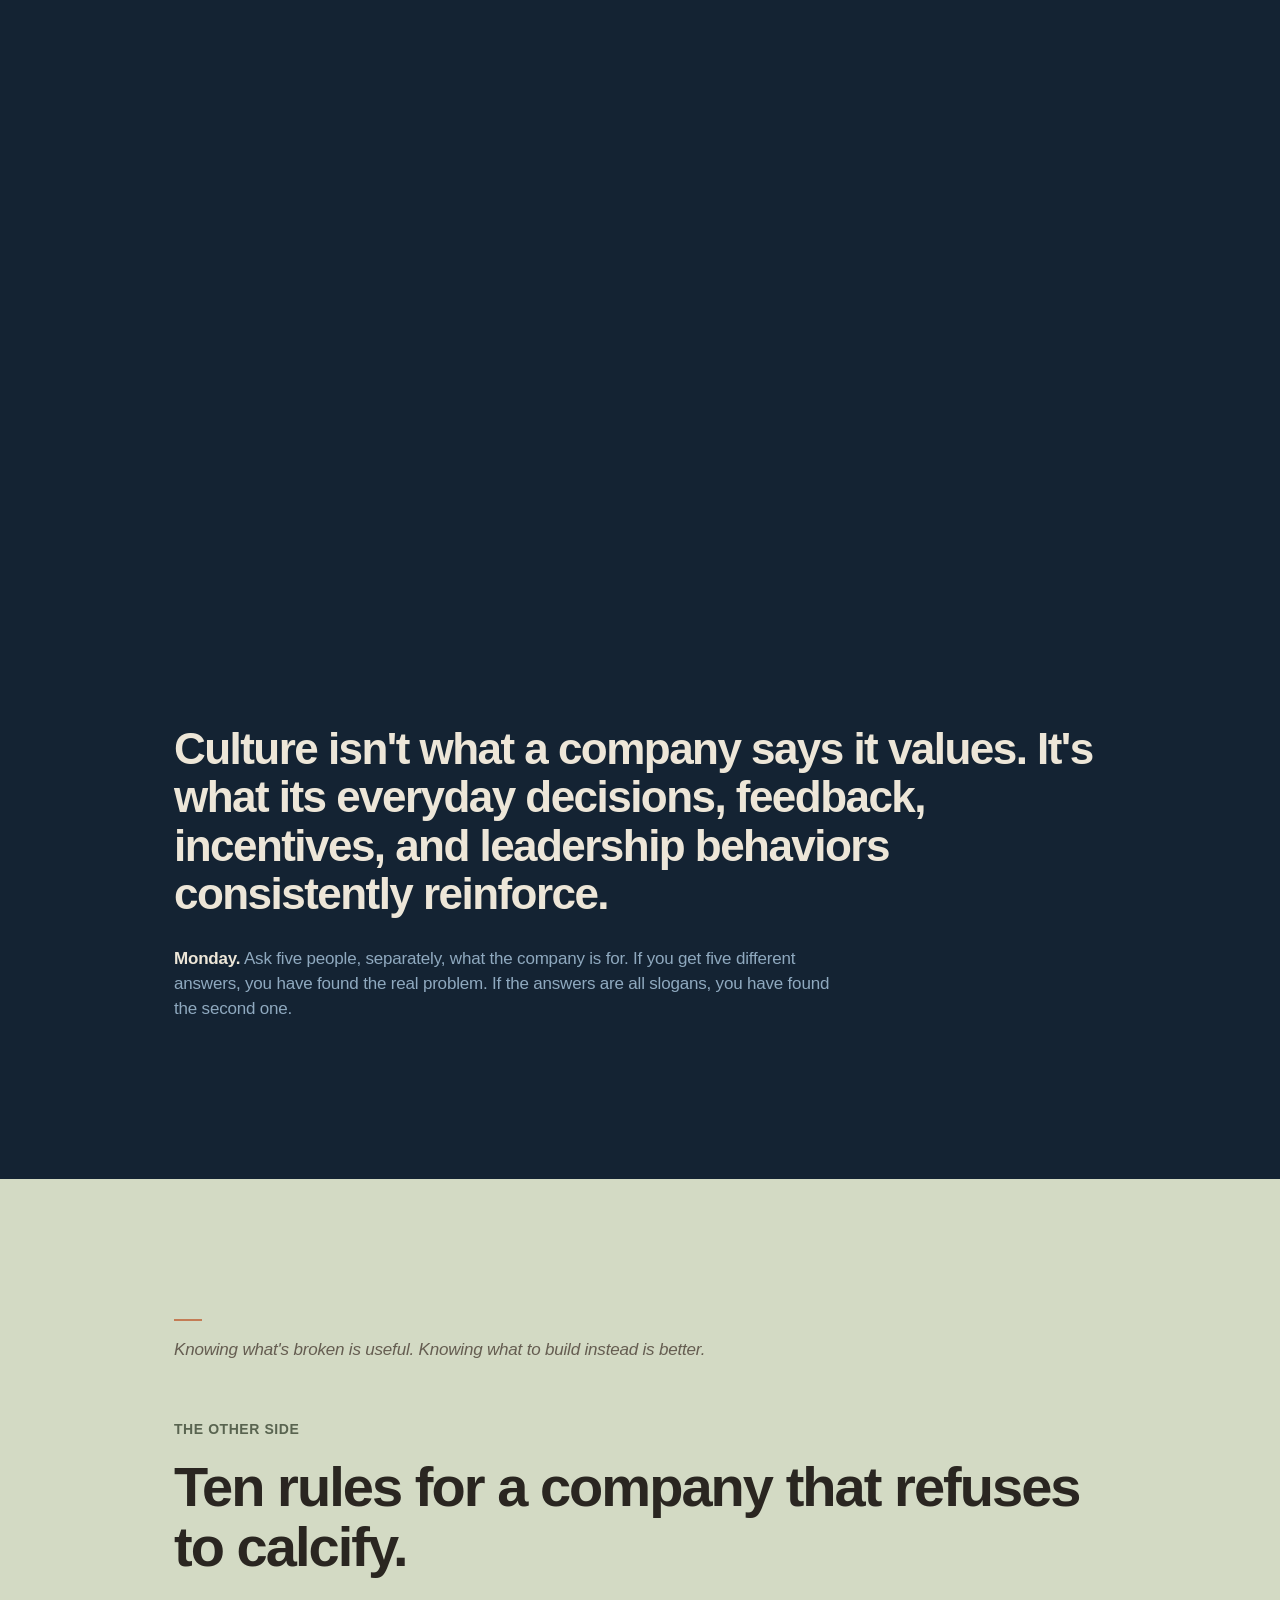
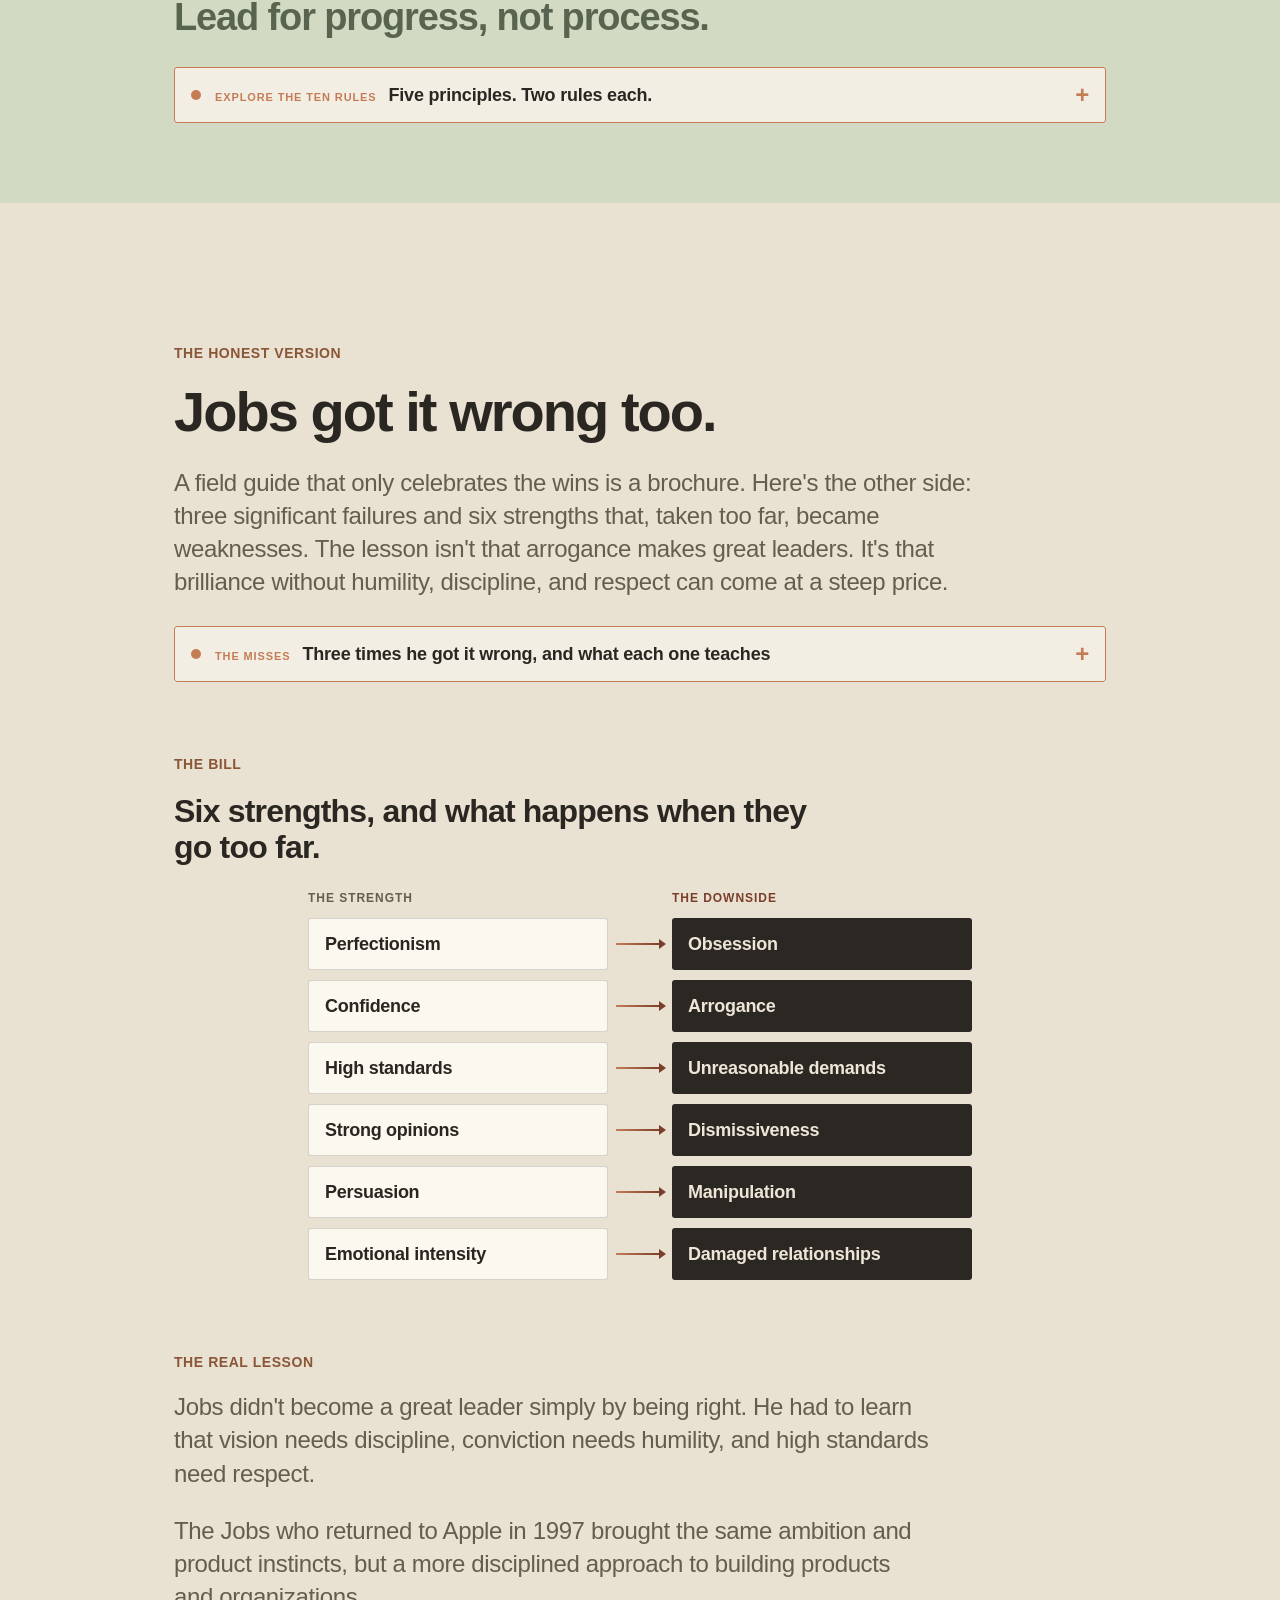
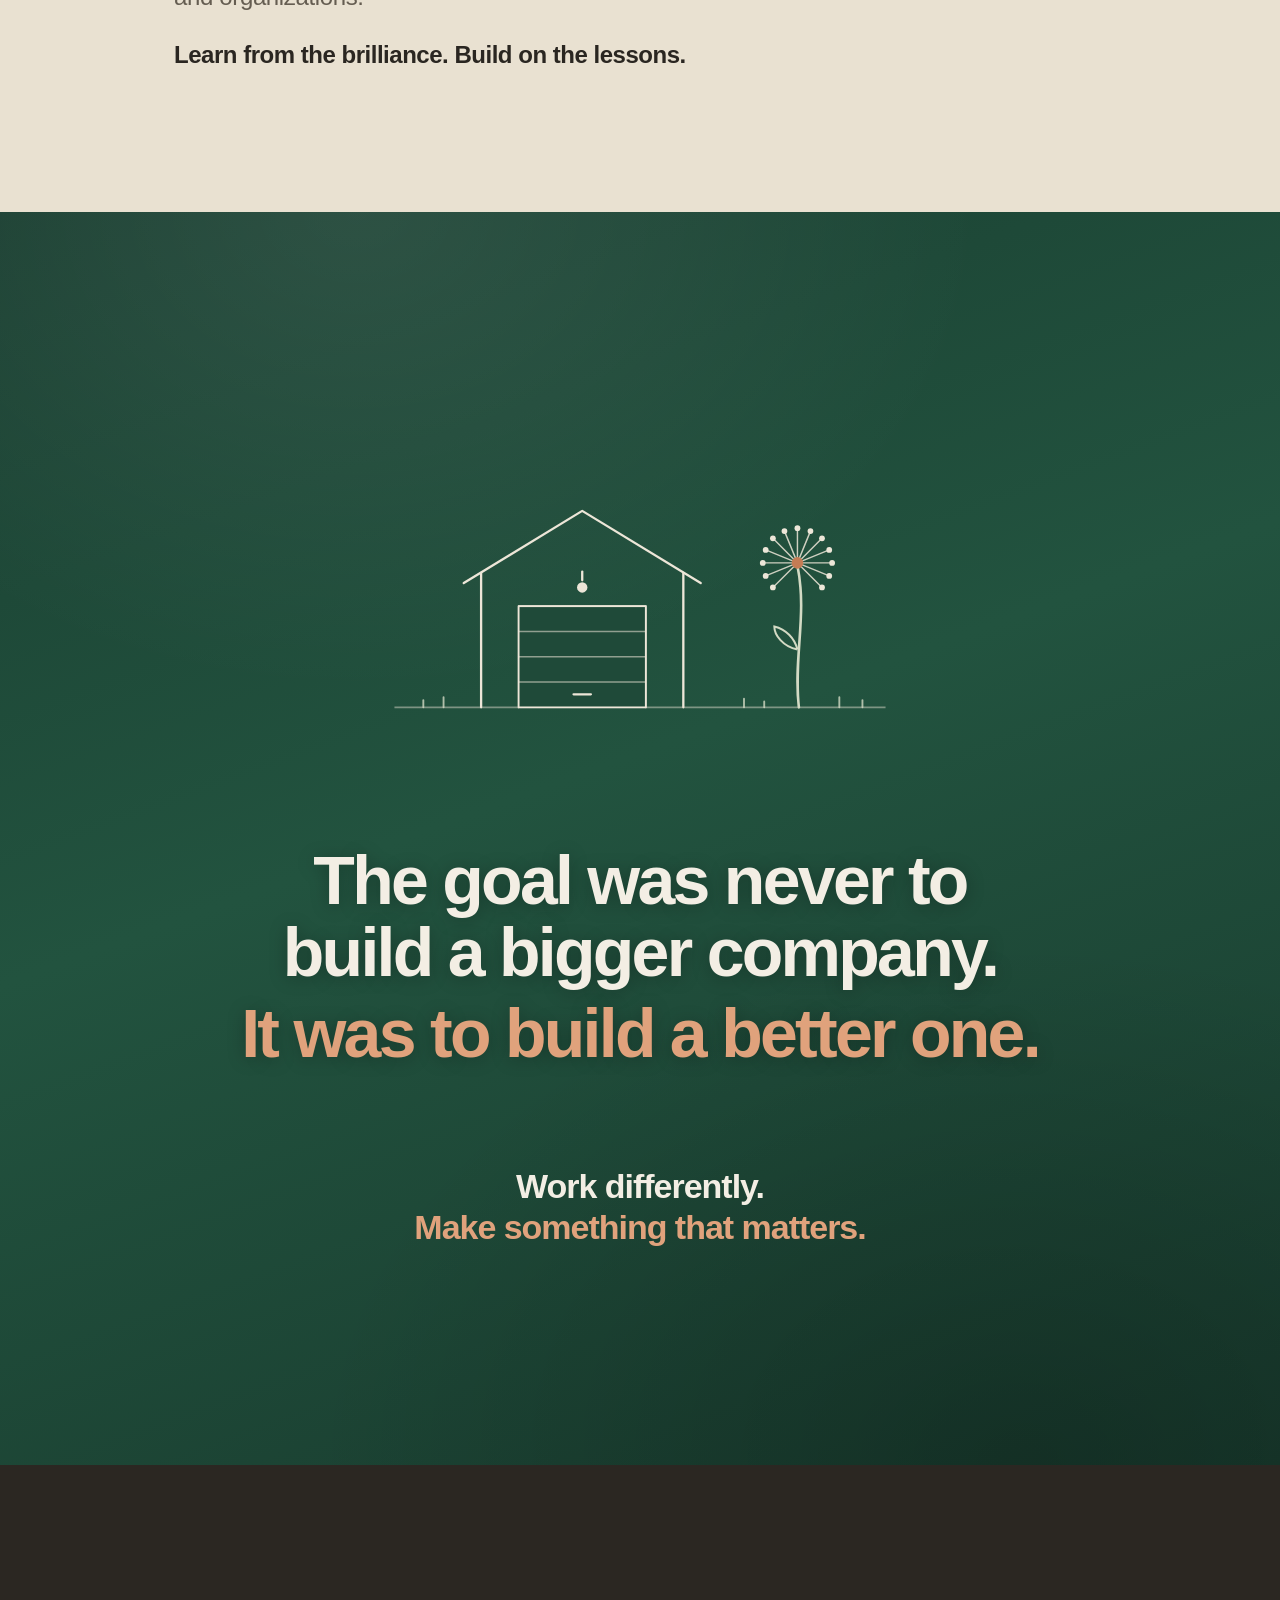
<file: lessons.html>
<!DOCTYPE html>
<html lang="en">
<head>
<meta charset="utf-8">
<meta http-equiv="Content-Security-Policy" content="default-src 'none'; script-src 'self'; style-src 'self'; img-src 'self' data:; connect-src 'none'; form-action 'self'; base-uri 'none'">
<meta name="viewport" content="width=device-width, initial-scale=1">
<title>The principles | The Garage</title>
<meta name="description" content="Five questions in the spirit of Steve Jobs, the day a company loses its soul, and what to do about it on Monday.">
<meta name="theme-color" content="#F3EEE4">
<meta property="og:type" content="website">
<meta property="og:title" content="The Garage: five principles on how a company should work">
<meta property="og:description" content="Five questions and a field guide to what makes companies entrepreneurial and what makes them slow.">
<meta property="og:url" content="https://corporate-production-f647.up.railway.app/lessons.html">
<meta property="og:image" content="https://corporate-production-f647.up.railway.app/og-image.png?v=4">
<meta property="og:site_name" content="The Garage">
<meta property="og:image:type" content="image/png">
<meta property="og:image:width" content="1200">
<meta property="og:image:height" content="630">
<meta property="og:image:alt" content="The Garage: three stacked layers with a copper line through them, beside the question: is your company serving customers, or serving itself?">
<meta name="twitter:image:alt" content="The Garage: three stacked layers with a copper line through them, beside the question: is your company serving customers, or serving itself?">
<meta name="twitter:card" content="summary_large_image">
<meta name="twitter:title" content="The Garage: five principles on how a company should work">
<meta name="twitter:image" content="https://corporate-production-f647.up.railway.app/og-image.png?v=4">
<link rel="icon" href="favicon.svg" type="image/svg+xml">
<link rel="apple-touch-icon" href="apple-touch-icon.png">
<link rel="stylesheet" href="styles.css?v=43679569">
</head>
<body>

<header class="nav" id="top">
  <div class="nav-inner">
    <a class="wordmark" href="index.html"><svg class="wm" viewBox="0 0 44 44" aria-hidden="true" focusable="false"><g fill="none" stroke="currentColor" stroke-width="1.5"><rect x="6" y="6" width="32" height="8"/><rect x="6" y="18" width="32" height="8"/><rect x="6" y="30" width="32" height="8"/></g><line x1="22" y1="2" x2="22" y2="42" stroke="#C47C55" stroke-width="2.5" stroke-linecap="round"/></svg><span class="wm-t">The Garage</span></a>
    <nav aria-label="Primary"><div class="nav-item"><a aria-current="page" href="lessons.html">Principles</a><div class="nav-sub"><a href="lessons.html#speed-trap">The Corporate Speed Trap</a><a href="lessons.html#questions">Five principles</a><a href="lessons.html#field-guide">The field guide</a><a href="lessons.html#soul">The iceberg of bureaucracy</a><a href="lessons.html#antirules-section">Ten rules</a><a href="lessons.html#mistakes">Jobs got it wrong too</a><a href="lessons.html#think-differently">Think differently</a><a href="lessons.html#own-words">In his own words</a></div></div><div class="nav-item"><a href="talks.html">Steve’s Words</a><div class="nav-sub"><a href="talks.html#shape-tools">Tools that change what’s possible</a><a href="talks.html#shape-focus">Focus is a decision</a><a href="talks.html#shape-customers">Let customers show you the way</a><a href="talks.html#shape-simple">Simplicity is a discipline</a><a href="talks.html#shape-care">Excellence is in the details</a><a href="talks.html#shape-people">Give great people room to lead</a><a href="talks.html#shape-own">Stay hungry. Stay accountable.</a><a href="talks.html#the-talks">The talks</a></div></div><div class="nav-item"><a href="startup-speed.html">Startup Speed</a><div class="nav-sub"><a href="startup-speed.html#test-1">The 100 to 3 Test</a><a href="startup-speed.html#test-2">The Customer in the Room</a><a href="startup-speed.html#test-3">The 30 Day Experiment</a><a href="startup-speed.html#test-4">The Kill Your Own Project Test</a><a href="startup-speed.html#test-5">The Department-Free Test</a><a href="startup-speed.html#test-6">The Details Nobody Sees</a><a href="startup-speed.html#test-7">The Sacred Cow Test</a><a href="startup-speed.html#test-8">The Ego-Free Test</a></div></div></nav>
  </div>
</header>

<main>

<section class="hero hero-index">
  <div class="wrap">
    <h1>Results slipped.<br>The meeting count didn't.</h1>
    <p class="lead">Success has a way of slowing companies down. Inspired by the thinking of Steve Jobs, here's how to recognize the trap, and five principles for getting your organization moving again.</p>
  </div>
</section>

<!-- THE CORPORATE SPEED TRAP: one piece, the CEO's way in -->
<section class="section sand st" id="speed-trap" aria-labelledby="speed-trap-h">
  <div class="wrap">
    <p class="eyebrow">The Corporate Speed Trap</p>
    <h2 id="speed-trap-h">When success starts slowing you down.</h2>
    <p class="lead">Great companies don't lose their entrepreneurial spirit overnight. They lose it gradually through unnecessary layers, competing priorities, internal politics, fear of speaking up, and the growing gap between what leadership says and what people actually experience.</p>
    <p class="st-line">The values are on the walls.<br>The reality is in the hallways.</p>

    <p class="st-k">Seven questions every CEO should ask</p>
    <ol class="st-q">
      <li><span class="st-label">Customer proximity</span><div><p class="st-bridge">Start with the reason the business exists.</p><p class="st-ask">Are we making decisions too far removed from the customer?</p><p class="st-more">Do we understand what customers actually experience, or are we relying on filtered information, internal assumptions, or secondhand opinions?</p></div></li>
      <li><span class="st-label">Organizational complexity</span><div><p class="st-bridge">Move from the customer to the organization's ability to respond.</p><p class="st-ask">Have we created too many layers between ideas and action?</p><p class="st-more">How much time and energy are spent navigating internal processes instead of solving problems, making decisions, and moving the business forward?</p></div></li>
      <li><span class="st-label">Empowerment</span><div><p class="st-bridge">Now examine who has the authority to act.</p><p class="st-ask">Are our best people trusted and empowered to make decisions?</p><p class="st-more">Or do we preach ownership while keeping authority at the top, forcing people to seek permission instead of taking action?</p></div></li>
      <li><span class="st-label">Transparency versus politics</span><div><p class="st-bridge">Before discussing accountability, establish whether people can speak openly.</p><p class="st-ask">Does information flow openly, or is it filtered, controlled and withheld?</p><p class="st-more">Do people understand why decisions are made? Are mistakes and failures discussed honestly? Can employees raise uncomfortable questions without being labelled difficult or disloyal?</p></div></li>
      <li><span class="st-label">Values versus reality</span><div><p class="st-bridge">Move from the flow of information to the behavior of leadership.</p><p class="st-ask">Do our actions reflect the values we claim to stand for?</p><p class="st-more">Can people challenge leadership without fear of repercussions? Can they speak honestly when the truth is uncomfortable? Are people treated fairly, regardless of their position or title?</p></div></li>
      <li><span class="st-label">Accountability</span><div><p class="st-bridge">Now ask whether the organization takes responsibility for results.</p><p class="st-ask">Are we measuring activity or real results?</p><p class="st-more">Do people take ownership of outcomes, or simply focus on completing assigned tasks and ticking boxes?</p></div></li>
      <li><span class="st-label">The courage to reinvent</span><div><p class="st-bridge">Finish with the biggest strategic question.</p><p class="st-ask">Are we protecting yesterday's success at the expense of tomorrow's opportunities?</p><p class="st-more">Are we willing to challenge the business models that made us successful, even when they're still profitable?</p></div></li>
    </ol>

    <div class="st-block">
      <p class="st-k">The consequence</p>
      <p class="st-body">People stop telling the truth. They tell leadership what it wants to hear. Problems go unreported, decisions slow down, and trust erodes. The CEO may believe the culture is healthy, unaware that information has been filtered at every level before reaching the top.</p>
      <p class="st-body">A company cannot move quickly when people spend more time managing perceptions than solving problems.</p>
    </div>

    <div class="st-end">
      <p class="st-k">The uncomfortable question</p>
      <p class="st-big">What happens when telling the truth becomes harder than telling people what they want to hear?</p>
    </div>

  </div>
</section>

<!-- FIVE QUESTIONS, IN MOTION -->
<section class="section" id="questions">
  <div class="wrap">
    <div class="way-out river-anim">
      <p class="way-k">The way out</p>
      <p class="way-lead">You don't fix bureaucracy by adding more process. You fix it by changing how people think, make decisions, and take responsibility.</p>
      <p class="way-line">Five principles. Practiced every week.</p>
    <svg class="river river-5 river-index" viewBox="0 0 600 112" role="navigation" aria-label="The five questions">
      <path class="rv-line" pathLength="1" d="M8 56 L 70 56 C 112 56, 112 72, 127.5 72 S 143 56, 185 56 C 227 56, 227 40, 242.5 40 S 258 56, 300 56 C 342 56, 342 72, 357.5 72 S 373 56, 415 56 C 457 56, 457 40, 472.5 40 S 488 56, 530 56 C 568 56, 574 66, 594 64" fill="none" stroke="#C47C55" stroke-width="2.5" stroke-linecap="round"/>
      <circle class="rv-dot" cx="8" cy="56" r="5" fill="#C47C55"/>
      <a class="rv-st st1" href="#lesson-focus">
        <rect x="44" y="30" width="52" height="52" fill="#2A2621"/>
        <svg x="50" y="36" width="40" height="40" viewBox="0 0 44 44"><path d="M6 14V6h8M30 6h8v8M38 30v8h-8M14 38H6v-8" fill="none" stroke="currentColor" stroke-width="1.5"/><line x1="14" y1="22" x2="30" y2="22" stroke="#C47C55" stroke-width="2.5" stroke-linecap="round"/></svg>
        <text class="rv-lab" x="70" y="100" text-anchor="middle">Focus</text>
      </a>
      <a class="rv-st st2" href="#lesson-customer">
        <rect x="159" y="30" width="52" height="52" fill="#2A2621"/>
        <svg x="165" y="36" width="40" height="40" viewBox="0 0 44 44"><circle cx="22" cy="22" r="16" fill="none" stroke="currentColor" stroke-width="1.5"/><circle cx="22" cy="22" r="4.5" fill="#C47C55"/></svg>
        <text class="rv-lab" x="185" y="100" text-anchor="middle">Customer</text>
      </a>
      <a class="rv-st st3" href="#lesson-simplicity">
        <rect x="274" y="30" width="52" height="52" fill="#2A2621"/>
        <svg x="280" y="36" width="40" height="40" viewBox="0 0 44 44"><rect x="6" y="16" width="32" height="12" fill="none" stroke="currentColor" stroke-width="1.5"/><line x1="22" y1="4" x2="22" y2="40" stroke="#C47C55" stroke-width="2.5" stroke-linecap="round"/></svg>
        <text class="rv-lab" x="300" y="100" text-anchor="middle">Simplicity</text>
      </a>
      <a class="rv-st st4" href="#lesson-excellence">
        <rect x="389" y="30" width="52" height="52" fill="#2A2621"/>
        <svg x="395" y="36" width="40" height="40" viewBox="0 0 44 44"><rect x="6" y="6" width="32" height="32" fill="none" stroke="currentColor" stroke-width="1.5"/><rect x="13" y="13" width="18" height="18" fill="none" stroke="#C47C55" stroke-width="2"/></svg>
        <text class="rv-lab" x="415" y="100" text-anchor="middle">Excellence</text>
      </a>
      <a class="rv-st st5" href="#lesson-innovation">
        <rect x="504" y="30" width="52" height="52" fill="#2A2621"/>
        <svg x="510" y="36" width="40" height="40" viewBox="0 0 44 44"><line x1="14" y1="38" x2="14" y2="6" stroke="currentColor" stroke-width="1.5"/><path d="M14 30C14 20 22 13 33.5 11" fill="none" stroke="#C47C55" stroke-width="2.5" stroke-linecap="round"/><circle cx="33.5" cy="11" r="4.5" fill="#C47C55"/></svg>
        <text class="rv-lab" x="530" y="100" text-anchor="middle">Innovation</text>
      </a>
    </svg>
    </div>
    <ol class="ml-list">
      <li class="ml ml-1" id="lesson-focus">
        <figure class="ml-fig">
          <div class="ml-art">
            <svg viewBox="0 0 240 150" aria-hidden="true" focusable="false">
              <g fill="#2A2621">
                <rect class="f-bar f-gone" x="40" y="10" width="160" height="5"/><rect class="f-bar f-gone" x="40" y="19" width="160" height="5"/><rect class="f-bar f-gone" x="40" y="28" width="160" height="5"/><rect class="f-bar f-gone" x="40" y="37" width="160" height="5"/>
                <rect class="f-bar f-keep" x="40" y="46" width="160" height="5"/>
                <rect class="f-bar f-gone" x="40" y="55" width="160" height="5"/><rect class="f-bar f-gone" x="40" y="64" width="160" height="5"/><rect class="f-bar f-gone" x="40" y="73" width="160" height="5"/><rect class="f-bar f-gone" x="40" y="82" width="160" height="5"/>
                <rect class="f-bar f-keep" x="40" y="91" width="160" height="5"/>
                <rect class="f-bar f-gone" x="40" y="100" width="160" height="5"/><rect class="f-bar f-gone" x="40" y="109" width="160" height="5"/><rect class="f-bar f-gone" x="40" y="118" width="160" height="5"/><rect class="f-bar f-gone" x="40" y="127" width="160" height="5"/><rect class="f-bar f-gone" x="40" y="136" width="160" height="5"/>
              </g>
              <line class="f-rod" pathLength="1" x1="120" y1="8" x2="120" y2="142" stroke="#C47C55" stroke-width="3" stroke-linecap="round"/>
            </svg>
          </div>
          <figcaption class="ml-cap">Fifteen priorities. Two survive, and everyone can name them.</figcaption>
          <button type="button" class="ml-replay">Replay</button>
        </figure>
        <div class="ml-body">
          <span class="q-tag">1. Focus</span>
          <h3>If we could only get one thing right over the next 12 months, what would make the biggest difference?</h3>
          <p class="monday"><strong>Monday.</strong> Write down the three things consuming most of your time. Which one will genuinely move the business forward? Protect it. Delegate, defer, or stop the other two.</p>
          <p class="monday">Focus isn't about doing more with less time. It's about having the courage to stop doing what doesn't matter. The power of your yes comes from the strength of your no.</p>
          <details class="ml-more"><summary>The story</summary>
            <p>In 1997 Apple had too many products, too many priorities and no direction. Jobs came back and collapsed the lineup into four boxes: consumer desktop, consumer portable, professional desktop, professional portable. That was the strategy. It fit on a whiteboard, and it was the core of the turnaround.</p>
            <p class="aside"><strong>What bureaucracy says:</strong> "We cannot pick. Everything is tier one."</p>
          </details>
        </div>
      </li>

      <li class="ml ml-2" id="lesson-customer">
        <figure class="ml-fig">
          <div class="ml-art">
            <svg viewBox="0 0 240 150" aria-hidden="true" focusable="false">
              <g fill="none" stroke="#2A2621" stroke-width="2">
                <rect x="158" y="67" width="16" height="16"/><rect x="144.5" y="99.5" width="16" height="16"/><rect x="112" y="113" width="16" height="16"/><rect x="79.5" y="99.5" width="16" height="16"/>
                <rect x="66" y="67" width="16" height="16"/><rect x="79.5" y="34.5" width="16" height="16"/><rect x="112" y="21" width="16" height="16"/><rect x="144.5" y="34.5" width="16" height="16"/>
              </g>
              <circle class="c-pulse" cx="120" cy="75" r="14" fill="none" stroke="#C47C55" stroke-width="1.5"/>
              <circle class="c-dot" cx="120" cy="75" r="7" fill="#C47C55"/>
            </svg>
          </div>
          <figcaption class="ml-cap">The customer is not in the meeting until someone brings them in.</figcaption>
          <button type="button" class="ml-replay">Replay</button>
        </figure>
        <div class="ml-body">
          <span class="q-tag">2. Customer</span>
          <h3>What do our customers need, want, or value that we could deliver better than anyone else?</h3>
          <p class="monday"><strong>Monday.</strong> Stop asking, "What should we sell?" Start asking, "What matters to our customers, and how can we deliver it better?"</p>
          <p class="monday">Customers don't buy your products. They buy what those products bring to their lives. Understand that, and the product becomes the answer.</p>
          <details class="ml-more"><summary>The story</summary>
            <p>Jobs started with the experience a person should have, then worked back to the technology. Phones were clumsy to use, so the iPhone was built to fix that. The experience came first.</p>
            <p class="aside"><strong>What bureaucracy says:</strong> "Ten percent better, with a roadmap and a launch event."</p>
          </details>
        </div>
      </li>

      <li class="ml ml-3" id="lesson-simplicity">
        <figure class="ml-fig">
          <div class="ml-art">
            <svg viewBox="0 0 240 150" aria-hidden="true" focusable="false">
              <g fill="none" stroke="#2A2621" stroke-width="2">
                <rect class="s-ly s-gone" x="45" y="12" width="150" height="12"/><rect class="s-ly s-gone" x="45" y="30" width="150" height="12"/><rect class="s-ly s-gone" x="45" y="48" width="150" height="12"/>
                <rect class="s-ly s-keep" x="45" y="66" width="150" height="12"/>
                <rect class="s-ly s-gone" x="45" y="84" width="150" height="12"/><rect class="s-ly s-gone" x="45" y="102" width="150" height="12"/><rect class="s-ly s-gone" x="45" y="120" width="150" height="12"/>
              </g>
              <line class="s-rod" pathLength="1" x1="120" y1="38" x2="120" y2="106" stroke="#C47C55" stroke-width="3" stroke-linecap="round"/>
            </svg>
          </div>
          <figcaption class="ml-cap">Seven layers. One carries the value. Remove the rest on purpose.</figcaption>
          <button type="button" class="ml-replay">Replay</button>
        </figure>
        <div class="ml-body">
          <span class="q-tag">3. Simplicity</span>
          <h3>What am I doing that I could eliminate?</h3>
          <p class="monday"><strong>Monday.</strong> If buying takes ten steps, make it three. If the product has twenty features, find the five that carry the value. If the pitch needs a deck, get it down to one sentence.</p>
          <details class="ml-more"><summary>The story</summary>
            <p>"1,000 songs in your pocket." Digital music was a mess of files, formats and cables. The iPod made it one sentence. Easy things are often simple. Complex things made simple take extraordinary work, which is why most companies skip it.</p>
            <p class="aside"><strong>What bureaucracy says:</strong> "Let's add a step so we can track it."</p>
          </details>
        </div>
      </li>

      <li class="ml ml-4" id="lesson-excellence">
        <figure class="ml-fig">
          <div class="ml-art">
            <svg viewBox="0 0 240 150" aria-hidden="true" focusable="false">
              <g class="x-front" fill="#FBF8F0" stroke="#2A2621" stroke-width="2">
                <rect x="70" y="25" width="100" height="100"/>
                <line x1="70" y1="58" x2="170" y2="58"/><line x1="70" y1="91" x2="170" y2="91"/>
                <circle cx="120" cy="41" r="2.5" fill="#2A2621" stroke="none"/><circle cx="120" cy="74" r="2.5" fill="#2A2621" stroke="none"/><circle cx="120" cy="107" r="2.5" fill="#2A2621" stroke="none"/>
              </g>
              <g class="x-back" fill="#FBF8F0" stroke="#2A2621" stroke-width="2">
                <rect x="70" y="25" width="100" height="100"/>
              </g>
              <rect class="x-rod" pathLength="1" x="82" y="37" width="76" height="76" fill="none" stroke="#C47C55" stroke-width="3"/>
            </svg>
          </div>
          <figcaption class="ml-cap">Finish the back of the cabinet. Nobody checks. That is the point.</figcaption>
          <button type="button" class="ml-replay">Replay</button>
        </figure>
        <div class="ml-body">
          <span class="q-tag">4. Excellence</span>
          <h3>What would we improve if being great mattered more than being good enough?</h3>
          <p class="monday"><strong>Monday.</strong> Look at every part of the customer experience. How quickly do you respond? How good is the quality? How easy is it to buy? What happens after the sale?</p>
          <p class="monday">Good enough is easy. Excellence takes intention, discipline, and attention to detail.</p>
          <details class="ml-more"><summary>The story</summary>
            <p>His father taught him to finish the back of a cabinet, even though nobody would ever see it. Jobs insisted the insides of the Macintosh be designed with care for the same reason. Excellence that only shows up when someone is watching is just theater.</p>
            <p class="aside"><strong>What bureaucracy says:</strong> "That's within tolerance."</p>
          </details>
        </div>
      </li>

      <li class="ml ml-5" id="lesson-innovation">
        <figure class="ml-fig">
          <div class="ml-art">
            <svg viewBox="0 0 240 150" aria-hidden="true" focusable="false">
              <rect class="i-wall" x="116" y="20" width="8" height="110" fill="#2A2621"/>
              <rect class="i-dash" x="116" y="20" width="8" height="110" fill="none" stroke="#2A2621" stroke-width="1.5" stroke-dasharray="4 3"/>
              <line class="i-rod1" pathLength="1" x1="18" y1="75" x2="112" y2="75" stroke="#C47C55" stroke-width="3" stroke-linecap="round"/>
              <line class="i-rod2" pathLength="1" x1="112" y1="75" x2="222" y2="75" stroke="#C47C55" stroke-width="3" stroke-linecap="round"/>
              <circle class="i-dot" cx="222" cy="75" r="4.5" fill="#C47C55"/>
            </svg>
          </div>
          <figcaption class="ml-cap">Most limits are old habits with good posture. Walk through one.</figcaption>
          <button type="button" class="ml-replay">Replay</button>
        </figure>
        <div class="ml-body">
          <span class="q-tag">5. Innovation</span>
          <h3>What does everyone in my industry accept as normal that I could challenge?</h3>
          <p class="monday"><strong>Monday.</strong> Write down three things your industry treats as law. For each, ask one question: real limitation, or outdated assumption?</p>
          <details class="ml-more"><summary>The story</summary>
            <p>Jobs aimed less at beating rivals on specs than at changing what customers expected. Some limits are real. Many are just old habits with good posture.</p>
            <p class="aside"><strong>What bureaucracy says:</strong> "That's how it's done here."</p>
          </details>
        </div>
      </li>
    </ol>
  </div>
</section>

<!-- FIELD GUIDE: what to build, then what to stop -->
<section class="section sand" id="field-guide">
  <div class="wrap">
    <p class="bridge">Now let's look at what happens when you put these principles into practice.</p>
    <p class="eyebrow">The field guide</p>
    <h2>What to build, and what to stop.</h2>

    <div class="fg-half" id="notes">
      <p class="fg-k"><span>1</span>What to build</p>
      <h3 class="fg-h">Four lessons that are harder than they sound.</h3>
    </div>
    <div class="notes">
      <div class="note reveal">
        <svg class="note-fig" viewBox="0 0 88 44" aria-hidden="true" focusable="false"><circle cx="18" cy="22" r="11" fill="#C47C55"/><g fill="none" stroke="#2A2621" stroke-width="1.5" opacity=".45"><rect x="40" y="14" width="12" height="16"/><rect x="56" y="14" width="12" height="16"/><rect x="72" y="14" width="12" height="16"/></g></svg>
        <h3>Start with the experience, not the product.</h3>
        <p>Customers don't just buy products or services. They buy the value, enjoyment, and experiences they deliver. Design the entire experience around what customers value, from the first interaction to what happens after the sale. Every touchpoint matters.</p>
        <p class="note-tag"><span>Customer thinking</span>Start with the experience.</p>
      </div>
      <div class="note reveal">
        <svg class="note-fig" viewBox="0 0 88 44" aria-hidden="true" focusable="false"><g fill="none" stroke="#2A2621" stroke-width="1.5"><rect x="4" y="16" width="12" height="16"/><rect x="20" y="16" width="12" height="16"/><rect x="36" y="16" width="12" height="16"/><rect x="52" y="16" width="12" height="16"/></g><rect x="72" y="6" width="12" height="16" fill="none" stroke="#C47C55" stroke-width="2"/></svg>
        <h3>Study something that is not your industry.</h3>
        <p>Every industry has blind spots it can't see from the inside. The answer to your problem often already exists in another field that solved something similar years ago. Look at how a great hotel welcomes a guest, how a busy kitchen runs a dinner rush, how a furniture maker finishes the back of a drawer. Then ask what your company would look like if it worked that way.</p>
        <p>When Apple planned its first stores, the team looked to hotels, not electronics shops. The Genius Bar borrowed the idea of the concierge desk: a place to get help, not a sales pitch.</p>
        <p class="note-tag"><span>Creative thinking</span>Look beyond your industry.</p>
      </div>
      <div class="note reveal">
        <svg class="note-fig" viewBox="0 0 88 44" aria-hidden="true" focusable="false"><g fill="#2A2621" opacity=".28"><circle cx="6" cy="9" r="2.6"/><circle cx="16" cy="9" r="2.6"/><circle cx="26" cy="9" r="2.6"/><circle cx="36" cy="9" r="2.6"/><circle cx="6" cy="22" r="2.6"/><circle cx="16" cy="22" r="2.6"/><circle cx="26" cy="22" r="2.6"/><circle cx="36" cy="22" r="2.6"/><circle cx="6" cy="35" r="2.6"/><circle cx="16" cy="35" r="2.6"/><circle cx="26" cy="35" r="2.6"/><circle cx="36" cy="35" r="2.6"/></g><g fill="#C47C55"><circle cx="60" cy="22" r="4.5"/><circle cx="74" cy="13" r="4.5"/><circle cx="74" cy="31" r="4.5"/></g></svg>
        <h3>Build an A-team, not a big team.</h3>
        <p>A small group of exceptional people beats a large group of average ones. Hire for ability and character. Give them ownership and a mission. Then remove whatever stands between them and the work. That obstacle is frequently a process you wrote.</p>
        <p>Jobs found that A players police themselves. Gather enough of them and they only want to work with, and hire, more A players. Let B and C players in, and the bar drops for everyone.</p>
        <p class="note-src"><a class="tk-t" href="https://www.youtube.com/watch?v=Bbwj58Xj2yI&amp;t=2332s" target="_blank" rel="noopener" aria-label="38:52, hear him explain it on YouTube">38:52</a> Steve Jobs, the Lost Interview, 1995</p>
        <p class="note-tag"><span>People</span>Build exceptional teams.</p>
      </div>
      <div class="note reveal">
        <svg class="note-fig" viewBox="0 0 88 44" aria-hidden="true" focusable="false"><line x1="4" y1="13" x2="36" y2="13" stroke="#C47C55" stroke-width="2.5" stroke-linecap="round"/><rect x="38" y="4" width="5" height="18" fill="#2A2621"/><line x1="4" y1="31" x2="84" y2="31" stroke="#C47C55" stroke-width="2.5" stroke-linecap="round"/><rect x="38" y="22" width="5" height="18" fill="none" stroke="#2A2621" stroke-width="1.3" stroke-dasharray="2.5 2"/></svg>
        <h3>Separate impossible from unprecedented.</h3>
        <p>Impossible is a law of physics. Difficult is a matter of effort. Unprecedented simply means nobody has done it before.</p>
        <p>The greatest breakthroughs often begin where conventional thinking ends. Challenge assumptions, question limitations, and don't mistake "we've never done it" for "it can't be done." Even setbacks can become the starting point for something extraordinary. After leaving Apple in 1985, Jobs built NeXT, whose technology would eventually help shape the Mac and iPhone.</p>
        <p class="note-tag"><span>Mindset</span>Challenge the accepted. Rethink the impossible.</p>
      </div>
    </div>

    <div class="fg-half fg-stop">
      <p class="fg-k"><span>2</span>What to stop</p>
      <h3 class="fg-h">Processes should accelerate performance, not obstruct it.</h3>
    <p class="lead">The best organizations use structure to empower people, not burden them. When process takes priority over progress, people spend more time maintaining the system than getting the work done.</p>
    <p class="fine">Apple had plenty of process. Jobs kept it from running the place. Nobody escapes bureaucracy. You just stop feeding it.</p>

    <details class="fold" id="practices">
      <summary><span class="fold-t"><span class="fold-k">Four categories</span>The 16 habits that make big companies slow</span></summary>
      <div id="catalog"></div>
    </details>
    </div>
  </div>
</section>

<!-- SYMPTOM AND CAUSE -->
<section class="section ib-sec" id="soul">
  <div class="wrap">
    <p class="bridge">The meetings are visible. The reasons they exist are not.</p>
    <p class="eyebrow">What you see is only the tip of the problem.</p>
    <h2>The iceberg of bureaucracy.</h2>
    <div class="ib-tells ib-anim" id="tells"></div>
  </div>

  <figure class="ib-fig ib-anim">
    <picture>
      <source media="(max-width: 700px)" srcset="iceberg-tall.jpg" width="1080" height="1350">
      <img src="iceberg-wide.jpg" width="2400" height="1350" alt="An iceberg in cross-section: a small white tip above the waterline, and a far larger mass of ice hidden below it.">
    </picture>
    <span class="ib-lab ib-lab-up" aria-hidden="true">What you hear</span>
    <span class="ib-lab ib-lab-dn" aria-hidden="true">What is underneath</span>
  </figure>

  <div class="ib-deep dark">
    <div class="wrap">
      <h3>Bureaucracy is the symptom. Something deeper is broken.</h3>
      <p class="lead">The meetings, approvals, delays, and excuses are what you see. Beneath them are six deeper failures that slowly undermine an organization's ability to perform.</p>
      <ol class="ib-roots">
        <li><span class="ib-n">1</span><h4>The mission becomes a slogan.</h4><dl><div><dt>What happens</dt><dd>The company talks about its mission but stops using it to guide decisions.</dd></div><div><dt>What to change</dt><dd>Make the mission part of everyday priorities, resource allocation, and customer decisions.</dd></div></dl></li>
        <li><span class="ib-n">2</span><h4>Execution becomes the excuse.</h4><dl><div><dt>What happens</dt><dd>When results disappoint, leadership demands more focus and better execution. But nobody questions whether the strategy is right, priorities are clear, or people know what they're accountable for.</dd></div><div><dt>What to change</dt><dd>Hold leadership accountable for the strategy, not just execution. Align priorities, resources, ownership, and measurable results.</dd></div></dl></li>
        <li><span class="ib-n">3</span><h4>Politics replace progress.</h4><dl><div><dt>What happens</dt><dd>Protecting status and departmental interests becomes more important than solving problems.</dd></div><div><dt>What to change</dt><dd>Reward results, collaboration, and the best ideas, regardless of rank.</dd></div></dl></li>
        <li><span class="ib-n">4</span><h4>Transparency becomes a buzzword.</h4><dl><div><dt>What happens</dt><dd>Leaders talk about openness but withhold information and avoid difficult conversations.</dd></div><div><dt>What to change</dt><dd>Share information, communicate honestly, and make it safe to raise problems.</dd></div></dl></li>
        <li><span class="ib-n">5</span><h4>Values become window dressing.</h4><dl><div><dt>What happens</dt><dd>What the company rewards and tolerates contradicts what it claims to believe.</dd></div><div><dt>What to change</dt><dd>Make values visible in hiring, promotions, performance reviews, and leadership behavior.</dd></div></dl></li>
        <li><span class="ib-n">6</span><h4>Excellence becomes negotiable.</h4><dl><div><dt>What happens</dt><dd>Good enough replaces great. Standards slip, problems go unresolved, and accountability fades.</dd></div><div><dt>What to change</dt><dd>Set clear standards, empower talented people, and hold everyone accountable for quality and follow through.</dd></div></dl></li>
      </ol>
      <p class="pull">Culture isn't what a company says it values. It's what its everyday decisions, feedback, incentives, and leadership behaviors consistently reinforce.</p>
      <p class="monday"><strong>Monday.</strong> Ask five people, separately, what the company is for. If you get five different answers, you have found the real problem. If the answers are all slogans, you have found the second one.</p>
    </div>
  </div>
</section>

<!-- ANTI RULES -->
<section class="section sage-band" id="antirules-section">
  <div class="wrap">
    <p class="bridge">Knowing what's broken is useful. Knowing what to build instead is better.</p>
    <p class="eyebrow">The other side</p>
    <h2>Ten rules for a company that refuses to calcify.</h2>
    <p class="rules-motto">Lead for progress, not process.</p>
    <details class="fold fold-copper">
      <summary><span class="fold-t"><span class="fold-k">Explore the ten rules</span>Five principles. Two rules each.</span></summary>
      <ol class="rules single ten" id="antirules"></ol>
      <p class="rules-goal"><span class="n">Goal</span><span class="d">Less policy. More principle. Less bureaucracy. More action.</span></p>
    </details>
  </div>
</section>

<!-- THE HONEST VERSION -->
<section class="section sand" id="mistakes">
  <div class="wrap">
    <p class="eyebrow">The honest version</p>
    <h2>Jobs got it wrong too.</h2>
    <p class="lead">A field guide that only celebrates the wins is a brochure. Here's the other side: three significant failures and six strengths that, taken too far, became weaknesses. The lesson isn't that arrogance makes great leaders. It's that brilliance without humility, discipline, and respect can come at a steep price.</p>

    <details class="fold fold-copper" id="misses-fold">
      <summary><span class="fold-t"><span class="fold-k">The misses</span>Three times he got it wrong, and what each one teaches</span></summary>
      <ol class="misses">
        <li><span class="t">The first Macintosh was beautiful, but not enough.</span><span class="d">The 1984 Macintosh captured the world's attention, but limited memory, slow performance, and a high price made it difficult for many customers to justify. The initial excitement faded as its limitations became clear.</span><span class="l">It doesn't matter how brilliant the product is if customers don't see the value.</span></li>
        <li><span class="t">Conviction cost him his company.</span><span class="d">In 1985, Jobs lost a power struggle with the board and John Sculley, the CEO he had recruited. His vision was extraordinary, but his confrontational leadership style had damaged relationships and made collaboration increasingly difficult.</span><span class="l">Strong convictions don't excuse treating people poorly.</span></li>
        <li><span class="t">NeXT loved the product more than the market.</span><span class="d">The NeXT computer was beautifully designed but expensive and aimed at a market too small to sustain the business. The company eventually shifted its focus to software.</span><span class="l">Loving what you make doesn't mean the market will love it too.</span></li>
      </ol>
    </details>

    <div class="bill-block" aria-labelledby="bill-h">
      <p class="eyebrow">The bill</p>
      <h3 id="bill-h">Six strengths, and what happens when they go too far.</h3>
      <div class="bill-cols" aria-hidden="true"><span>The strength</span><span>The downside</span></div>
      <ol class="bill bill-vis">
        <li><span class="s">Perfectionism</span><span class="arrow" aria-hidden="true"></span><span class="b">Obsession</span></li>
        <li><span class="s">Confidence</span><span class="arrow" aria-hidden="true"></span><span class="b">Arrogance</span></li>
        <li><span class="s">High standards</span><span class="arrow" aria-hidden="true"></span><span class="b">Unreasonable demands</span></li>
        <li><span class="s">Strong opinions</span><span class="arrow" aria-hidden="true"></span><span class="b">Dismissiveness</span></li>
        <li><span class="s">Persuasion</span><span class="arrow" aria-hidden="true"></span><span class="b">Manipulation</span></li>
        <li><span class="s">Emotional intensity</span><span class="arrow" aria-hidden="true"></span><span class="b">Damaged relationships</span></li>
      </ol>
    </div>

    <div class="real-lesson">
      <p class="eyebrow">The real lesson</p>
      <p class="lead">Jobs didn't become a great leader simply by being right. He had to learn that vision needs discipline, conviction needs humility, and high standards need respect.</p>
      <p class="lead">The Jobs who returned to Apple in 1997 brought the same ambition and product instincts, but a more disciplined approach to building products and organizations.</p>
      <p class="real-close">Learn from the brilliance. Build on the lessons.</p>
    </div>

  </div>
</section>

<!-- FINAL STATEMENT -->
<section class="section fw" id="final-word" aria-labelledby="final-word-h">
  <div class="wrap">
    <figure class="fw-fig fw-anim" aria-hidden="true">
<svg class="fw-svg" viewBox="0 0 360 250" focusable="false">
  <path d="M10 210 H350" stroke="currentColor" stroke-width="1.2" opacity=".45"/>
  <path class="fw-light" d="M96 210 H184 L240 248 H40 Z" fill="#C47C55" fill-opacity=".4"/>
  <rect class="fw-light" x="96" y="140" width="88" height="70" fill="#C47C55"/>
  <g fill="none" stroke="currentColor" stroke-width="1.6" stroke-linejoin="round" stroke-linecap="round">
    <path d="M58 124 L140 74 L222 124"/>
    <path d="M70 117 V210 M210 117 V210"/>
    <path d="M96 210 V140 H184 V210" stroke-width="1.2"/>
    <path d="M140 116 v6"/>
  </g>
  <circle class="fw-glow" cx="140" cy="127" r="10" fill="#C47C55" fill-opacity=".3"/>
  <circle cx="140" cy="127" r="3.6" fill="currentColor"/>
  <g class="fw-door">
    <rect x="96" y="140" width="88" height="70" fill="#1F4A39" stroke="currentColor" stroke-width="1.2"/>
    <path d="M96 157.5 H184 M96 175 H184 M96 192.5 H184" stroke="currentColor" stroke-width="1" opacity=".55"/>
    <path d="M134 201 h12" stroke="currentColor" stroke-width="1.6" stroke-linecap="round"/>
  </g>
  <g class="fw-moth-on"><g class="fw-moth"><path d="M154 127 l-4 -3.5 v7 Z M154 127 l4 -3.5 v7 Z" fill="currentColor"/></g></g>
  <path d="M290 210 C286 176, 296 146, 289 112" stroke="#D3DAC4" stroke-width="1.8" fill="none" stroke-linecap="round"/>
  <path d="M289 170 c-10 -2 -16 -10 -16 -16 c8 2 14 8 16 16" stroke="#D3DAC4" stroke-width="1.4" fill="none"/>
  <g stroke="currentColor" stroke-width="1" opacity=".85" stroke-linecap="round">
    <path d="M289 110 v-24 M289 110 l17 -17 M289 110 h24 M289 110 l17 17 M289 110 l-17 -17 M289 110 h-24 M289 110 l-17 17 M289 110 l9 -22 M289 110 l-9 -22 M289 110 l22 -9 M289 110 l-22 -9 M289 110 l22 9 M289 110 l-22 9"/>
  </g>
  <g fill="currentColor"><circle cx="289" cy="86" r="2"/><circle cx="306" cy="93" r="2"/><circle cx="313" cy="110" r="2"/><circle cx="306" cy="127" r="2"/><circle cx="272" cy="93" r="2"/><circle cx="265" cy="110" r="2"/><circle cx="272" cy="127" r="2"/><circle cx="267" cy="101" r="2"/><circle cx="311" cy="119" r="2"/></g>
  <g class="fw-head-seed" fill="currentColor"><circle cx="298" cy="88" r="2"/><circle cx="311" cy="101" r="2"/><circle cx="280" cy="88" r="2"/><circle cx="267" cy="119" r="2"/></g>
  <circle cx="289" cy="110" r="4" fill="#C47C55"/>
  <g transform="translate(298 84)"><g class="fw-fly"><path d="M0 0 v11 M0 0 l-4 -4 M0 0 l4 -4 M0 0 v-5 M0 0 l-5 -1 M0 0 l5 -1" stroke="currentColor" stroke-width="1" fill="none" stroke-linecap="round"/><circle cx="0" cy="11" r="1.3" fill="currentColor"/></g></g>
  <g transform="translate(312 98)"><g class="fw-fly f2"><path d="M0 0 v11 M0 0 l-4 -4 M0 0 l4 -4 M0 0 v-5 M0 0 l-5 -1 M0 0 l5 -1" stroke="currentColor" stroke-width="1" fill="none" stroke-linecap="round"/><circle cx="0" cy="11" r="1.3" fill="currentColor"/></g></g>
  <g transform="translate(282 84)"><g class="fw-fly f3"><path d="M0 0 v11 M0 0 l-4 -4 M0 0 l4 -4 M0 0 v-5 M0 0 l-5 -1 M0 0 l5 -1" stroke="currentColor" stroke-width="1" fill="none" stroke-linecap="round"/><circle cx="0" cy="11" r="1.3" fill="currentColor"/></g></g>
  <g transform="translate(314 114)"><g class="fw-fly f4"><path d="M0 0 v11 M0 0 l-4 -4 M0 0 l4 -4 M0 0 v-5 M0 0 l-5 -1 M0 0 l5 -1" stroke="currentColor" stroke-width="1" fill="none" stroke-linecap="round"/><circle cx="0" cy="11" r="1.3" fill="currentColor"/></g></g>
  <g transform="translate(270 106)"><g class="fw-land"><path d="M0 0 v11 M0 0 l-4 -4 M0 0 l4 -4 M0 0 v-5 M0 0 l-5 -1 M0 0 l5 -1" stroke="#C47C55" stroke-width="1" fill="none" stroke-linecap="round"/><circle cx="0" cy="11" r="1.3" fill="#C47C55"/></g></g>
  <path class="fw-sprout" d="M224 210 v-13 M224 201 c-8 -2 -12 -8 -12 -12 c6 0 12 4 12 12 M224 199 c8 -2 12 -8 12 -12 c-6 0 -12 4 -12 12" stroke="#C47C55" stroke-width="1.6" fill="none" stroke-linecap="round"/>
  <g stroke="#D3DAC4" stroke-width="1.3" stroke-linecap="round" opacity=".8"><path d="M30 210v-5M44 210v-7M252 210v-6M266 210v-4M318 210v-7M334 210v-5"/></g>
</svg>
    </figure>
    <h2 class="fw-h" id="final-word-h">The goal was never to build a bigger company. <span>It was to build a better one.</span></h2>
    <p class="fw-end">Work differently. <span>Make something that matters.</span></p>
  </div>
</section>

<!-- IN HIS OWN WORDS -->
<!-- FINAL LESSON -->
<section class="section dark seed-section" id="think-differently">
  <div class="wrap">
    <figure class="seed seed-anim">
<svg class="seed-svg" viewBox="0 0 300 340" aria-hidden="true" focusable="false">
  <line class="sd-ground" x1="30" y1="170" x2="270" y2="170" stroke="currentColor" stroke-width="1" opacity=".35"/>
  <g fill="none" stroke="currentColor" stroke-linecap="round">
    <path class="sd-root r1" pathLength="1" stroke-width="1.4" opacity=".6" d="M150 176 C140 200, 110 215, 95 250"/>
    <path class="sd-root r2" pathLength="1" stroke-width="1.4" opacity=".6" d="M150 176 C155 210, 170 230, 205 262"/>
    <path class="sd-root r3" pathLength="1" stroke-width="1.4" opacity=".6" d="M150 176 C148 215, 140 245, 142 290"/>
    <path class="sd-root r4" pathLength="1" stroke-width="1.1" opacity=".45" d="M122 215 C110 222, 90 226, 72 236"/>
    <path class="sd-root r5" pathLength="1" stroke-width="1.1" opacity=".45" d="M172 230 C190 232, 210 240, 235 242"/>
    <path class="sd-root r6" pathLength="1" stroke-width="1.1" opacity=".45" d="M144 255 C130 262, 120 275, 110 292"/>
  </g>
  <circle class="sd-seed" cx="150" cy="170" r="7" fill="#C47C55"/>
  <line class="sd-stem" pathLength="1" x1="150" y1="163" x2="150" y2="62" stroke="#C47C55" stroke-width="3" stroke-linecap="round"/>
  <path class="sd-leaf l1" pathLength="1" d="M150 112 C135 108, 120 96, 116 80 C132 82, 146 94, 150 112 Z" fill="none" stroke="currentColor" stroke-width="1.5" stroke-linejoin="round"/>
  <path class="sd-leaf l2" pathLength="1" d="M150 90 C165 86, 180 74, 184 58 C168 60, 154 72, 150 90 Z" fill="none" stroke="currentColor" stroke-width="1.5" stroke-linejoin="round"/>
</svg>
    </figure>
    <p class="eyebrow">The final principle</p>
    <h2 class="big">Think differently.</h2>

    <p class="lead">At the time, none of it seemed connected. A calligraphy class Steve Jobs casually took would later influence the typography of the Macintosh.</p>
    <p class="lead">That's the power of curiosity. You never know where what you learn today will lead, or when it might become tomorrow's breakthrough.</p>

    <blockquote class="tk-pull td-pull">
      <p class="pull">&ldquo;Apple, at the core, its core value is that we believe that people with passion can change the world for the better.&rdquo;</p>
      <p class="tk-pull-src"><a class="tk-t" href="https://www.youtube.com/watch?v=keCwRdbwNQY&amp;t=199s" target="_blank" rel="noopener" aria-label="3:19, watch from here on YouTube">3:19</a> Steve Jobs, introducing Think Different to Apple staff, 1997</p>
    </blockquote>

    <p class="closer">Don't spend your life trying to become the next Steve Jobs.<br>Become someone who sees what others overlook.</p>

  </div>
</section>

<!-- IN HIS OWN WORDS -->
<section class="section dark own-words" id="own-words" aria-labelledby="own-words-h">
  <div class="wrap">
    <p class="eyebrow">In his own words</p>
    <h2 id="own-words-h">Learn from the master's thinking.</h2>
    <p class="lead">Explore the ideas, insights, and principles in Jobs' own words.</p>
    <div class="ow-figs" id="own-words-promo"></div>
    <div class="edition edition-final river-doors river-one">
      <a class="ed ed-main" href="talks.html"><svg class="door-g" viewBox="0 0 44 44" aria-hidden="true" focusable="false"><path d="M6 8H38V30H20L12 38V30H6Z" fill="none" stroke="currentColor" stroke-width="1.5" stroke-linejoin="round"/><line x1="14" y1="19" x2="30" y2="19" stroke="#C47C55" stroke-width="2.5" stroke-linecap="round"/></svg><strong>In his own words</strong><em>Go</em></a>
    </div>
  </div>
</section>

</main>

<footer class="footer">
  <div class="wrap">
    <div class="foot-top">
      <a class="wordmark foot-mark" href="index.html"><svg class="wm" viewBox="0 0 44 44" aria-hidden="true" focusable="false"><g fill="none" stroke="currentColor" stroke-width="1.5"><rect x="6" y="6" width="32" height="8"/><rect x="6" y="18" width="32" height="8"/><rect x="6" y="30" width="32" height="8"/></g><line x1="22" y1="2" x2="22" y2="42" stroke="#C47C55" stroke-width="2.5" stroke-linecap="round"/></svg>The Garage</a>
    </div>
    <p class="foot-links"><a href="lessons.html">Principles</a> <a href="startup-speed.html">Speed</a> <a href="talks.html">Steve’s Words</a> <a href="play.html">Detector</a> <a class="made-by" href="https://matthew-schmidt-production.up.railway.app/" target="_blank" rel="noopener">Made by Matty</a></p>
    <p class="fine">Not affiliated with Apple Inc. Now go cancel a meeting.</p>
  </div>
</footer>

<script defer src="cards.js?v=e8384c55"></script>
<script defer src="figures.js?v=1864fed2"></script>
<script defer src="script.js?v=b1ccc165"></script>
<script defer src="nav.js?v=9ad2c87f"></script>
</body>
</html>
</file>
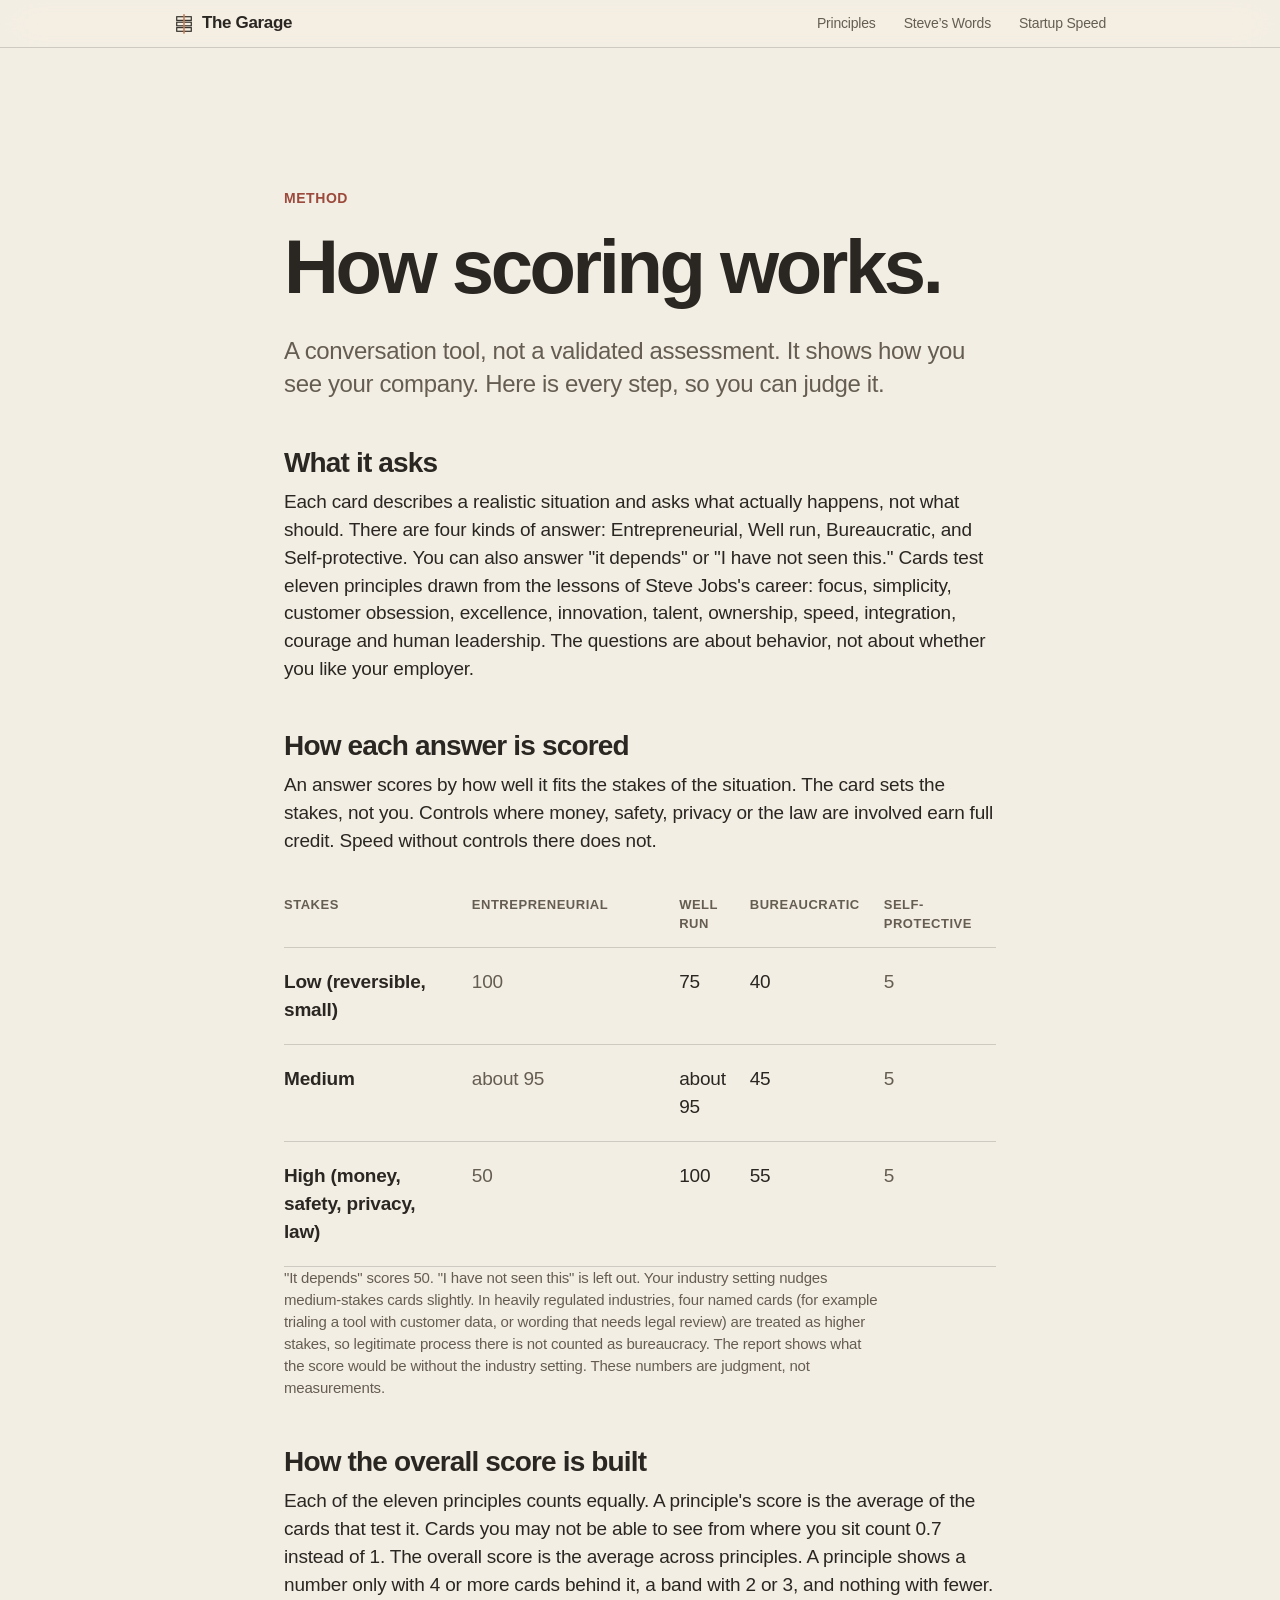
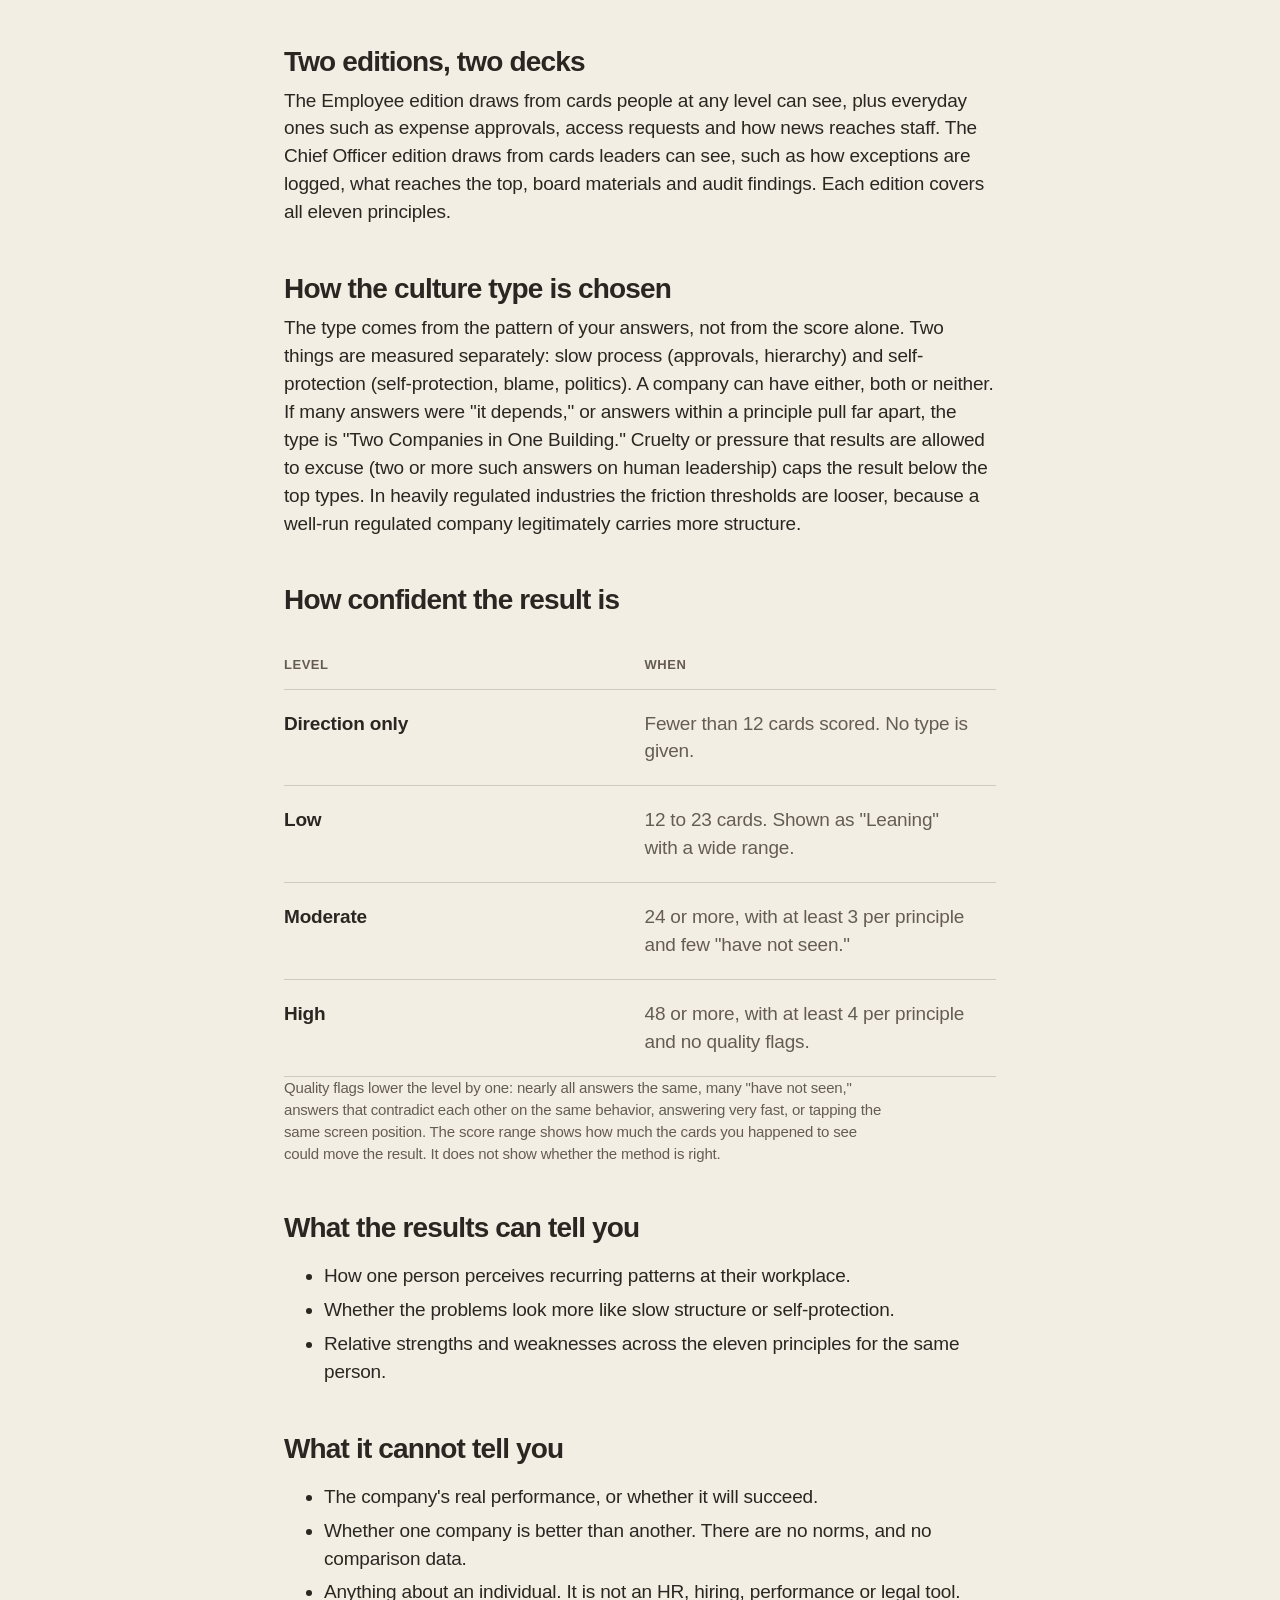
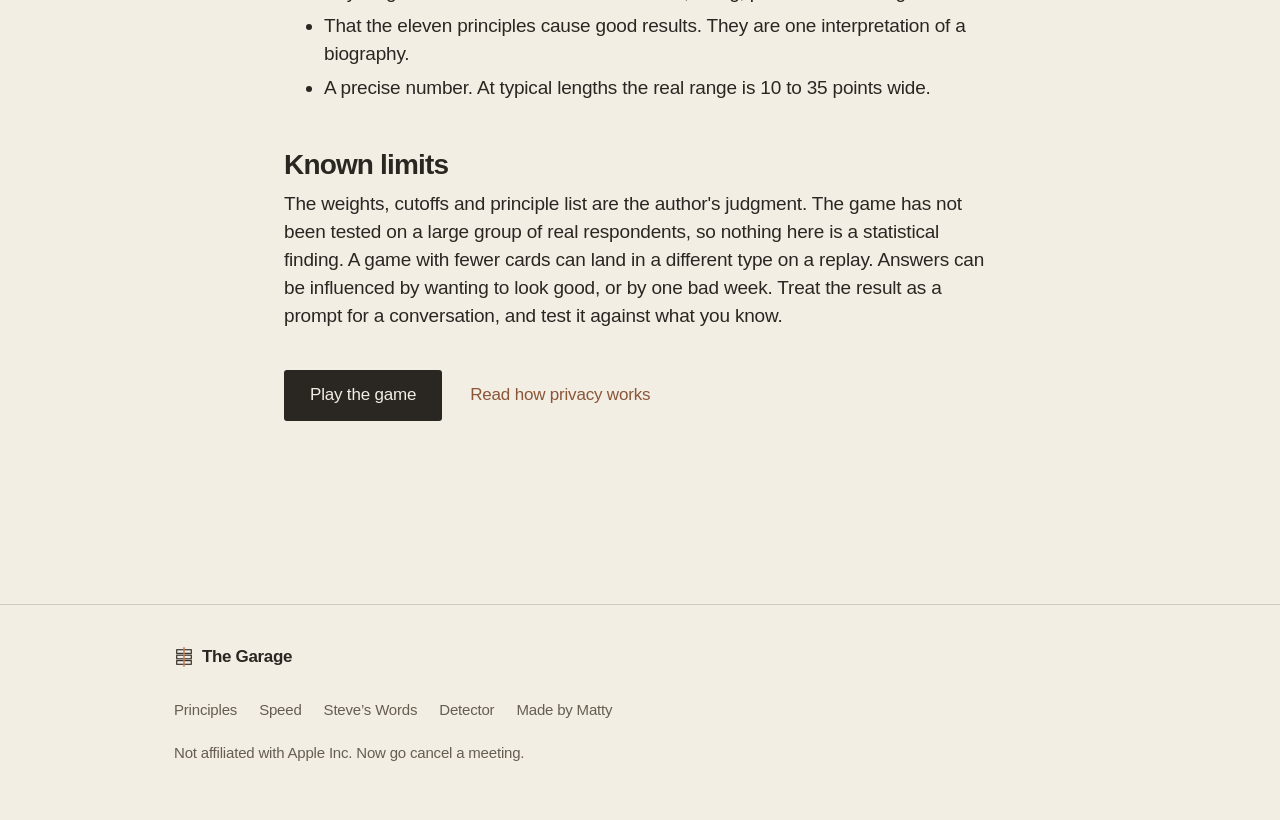
<file: methodology.html>
<!DOCTYPE html>
<html lang="en">
<head>
<meta charset="utf-8">
<meta http-equiv="Content-Security-Policy" content="default-src 'none'; script-src 'self'; style-src 'self'; img-src 'self' data:; connect-src 'none'; form-action 'self'; base-uri 'none'">
<meta name="viewport" content="width=device-width, initial-scale=1">
<title>How scoring works | Corporate Detector</title>
<meta name="description" content="A plain-language explanation of how the Corporate Detector scores answers, and what the results can and cannot tell you.">
<meta name="theme-color" content="#F3EEE4">
<meta property="og:type" content="website">
<meta property="og:title" content="How scoring works | Corporate Detector">
<meta property="og:description" content="A plain-language explanation of how the Corporate Detector scores answers, and what the results can and cannot tell you.">
<meta property="og:url" content="https://corporate-production-f647.up.railway.app/methodology.html">
<meta property="og:image" content="https://corporate-production-f647.up.railway.app/og-image.png?v=4">
<meta property="og:site_name" content="The Garage">
<meta property="og:image:type" content="image/png">
<meta property="og:image:width" content="1200">
<meta property="og:image:height" content="630">
<meta property="og:image:alt" content="The Garage: three stacked layers with a copper line through them, beside the question: is your company serving customers, or serving itself?">
<meta name="twitter:image:alt" content="The Garage: three stacked layers with a copper line through them, beside the question: is your company serving customers, or serving itself?">
<meta name="twitter:card" content="summary_large_image">
<meta name="twitter:title" content="How scoring works | Corporate Detector">
<meta name="twitter:description" content="A plain-language explanation of how the Corporate Detector scores answers, and what the results can and cannot tell you.">
<meta name="twitter:image" content="https://corporate-production-f647.up.railway.app/og-image.png?v=4">
<link rel="icon" href="favicon.svg" type="image/svg+xml">
<link rel="apple-touch-icon" href="apple-touch-icon.png">
<link rel="stylesheet" href="styles.css?v=43679569">
</head>
<body class="doc-page">
<header class="nav"><div class="nav-inner"><a class="wordmark" href="index.html"><svg class="wm" viewBox="0 0 44 44" aria-hidden="true" focusable="false"><g fill="none" stroke="currentColor" stroke-width="1.5"><rect x="6" y="6" width="32" height="8"/><rect x="6" y="18" width="32" height="8"/><rect x="6" y="30" width="32" height="8"/></g><line x1="22" y1="2" x2="22" y2="42" stroke="#C47C55" stroke-width="2.5" stroke-linecap="round"/></svg><span class="wm-t">The Garage</span></a>
  <nav aria-label="Primary"><div class="nav-item"><a href="lessons.html">Principles</a><div class="nav-sub"><a href="lessons.html#speed-trap">The Corporate Speed Trap</a><a href="lessons.html#questions">Five principles</a><a href="lessons.html#field-guide">The field guide</a><a href="lessons.html#soul">The iceberg of bureaucracy</a><a href="lessons.html#antirules-section">Ten rules</a><a href="lessons.html#mistakes">Jobs got it wrong too</a><a href="lessons.html#think-differently">Think differently</a><a href="lessons.html#own-words">In his own words</a></div></div><div class="nav-item"><a href="talks.html">Steve’s Words</a><div class="nav-sub"><a href="talks.html#shape-tools">Tools that change what’s possible</a><a href="talks.html#shape-focus">Focus is a decision</a><a href="talks.html#shape-customers">Let customers show you the way</a><a href="talks.html#shape-simple">Simplicity is a discipline</a><a href="talks.html#shape-care">Excellence is in the details</a><a href="talks.html#shape-people">Give great people room to lead</a><a href="talks.html#shape-own">Stay hungry. Stay accountable.</a><a href="talks.html#the-talks">The talks</a></div></div><div class="nav-item"><a href="startup-speed.html">Startup Speed</a><div class="nav-sub"><a href="startup-speed.html#test-1">The 100 to 3 Test</a><a href="startup-speed.html#test-2">The Customer in the Room</a><a href="startup-speed.html#test-3">The 30 Day Experiment</a><a href="startup-speed.html#test-4">The Kill Your Own Project Test</a><a href="startup-speed.html#test-5">The Department-Free Test</a><a href="startup-speed.html#test-6">The Details Nobody Sees</a><a href="startup-speed.html#test-7">The Sacred Cow Test</a><a href="startup-speed.html#test-8">The Ego-Free Test</a></div></div></nav></div></header>

<main class="section"><div class="wrap narrow doc">
  <p class="eyebrow warn">Method</p>
  <h1 class="h1-md">How scoring works.</h1>
  <p class="lead">A conversation tool, not a validated assessment. It shows how you see your company. Here is every step, so you can judge it.</p>

  <h2 class="doc-h">What it asks</h2>
  <p>Each card describes a realistic situation and asks what actually happens, not what should. There are four kinds of answer: Entrepreneurial, Well run, Bureaucratic, and Self-protective. You can also answer "it depends" or "I have not seen this." Cards test eleven principles drawn from the lessons of Steve Jobs's career: focus, simplicity, customer obsession, excellence, innovation, talent, ownership, speed, integration, courage and human leadership. The questions are about behavior, not about whether you like your employer.</p>

  <h2 class="doc-h">How each answer is scored</h2>
  <p>An answer scores by how well it fits the stakes of the situation. The card sets the stakes, not you. Controls where money, safety, privacy or the law are involved earn full credit. Speed without controls there does not.</p>
  <table class="versus compact">
    <thead><tr><th scope="col">Stakes</th><th scope="col">Entrepreneurial</th><th scope="col">Well run</th><th scope="col">Bureaucratic</th><th scope="col">Self-protective</th></tr></thead>
    <tbody>
      <tr><th scope="row">Low (reversible, small)</th><td data-label="Entrepreneurial">100</td><td data-label="Well run">75</td><td data-label="Bureaucratic">40</td><td data-label="Self-protective">5</td></tr>
      <tr><th scope="row">Medium</th><td data-label="Entrepreneurial">about 95</td><td data-label="Well run">about 95</td><td data-label="Bureaucratic">45</td><td data-label="Self-protective">5</td></tr>
      <tr><th scope="row">High (money, safety, privacy, law)</th><td data-label="Entrepreneurial">50</td><td data-label="Well run">100</td><td data-label="Bureaucratic">55</td><td data-label="Self-protective">5</td></tr>
    </tbody>
  </table>
  <p class="fine">"It depends" scores 50. "I have not seen this" is left out. Your industry setting nudges medium-stakes cards slightly. In heavily regulated industries, four named cards (for example trialing a tool with customer data, or wording that needs legal review) are treated as higher stakes, so legitimate process there is not counted as bureaucracy. The report shows what the score would be without the industry setting. These numbers are judgment, not measurements.</p>

  <h2 class="doc-h">How the overall score is built</h2>
  <p>Each of the eleven principles counts equally. A principle's score is the average of the cards that test it. Cards you may not be able to see from where you sit count 0.7 instead of 1. The overall score is the average across principles. A principle shows a number only with 4 or more cards behind it, a band with 2 or 3, and nothing with fewer.</p>

  <h2 class="doc-h">Two editions, two decks</h2>
  <p>The Employee edition draws from cards people at any level can see, plus everyday ones such as expense approvals, access requests and how news reaches staff. The Chief Officer edition draws from cards leaders can see, such as how exceptions are logged, what reaches the top, board materials and audit findings. Each edition covers all eleven principles.</p>

  <h2 class="doc-h">How the culture type is chosen</h2>
  <p>The type comes from the pattern of your answers, not from the score alone. Two things are measured separately: slow process (approvals, hierarchy) and self-protection (self-protection, blame, politics). A company can have either, both or neither. If many answers were "it depends," or answers within a principle pull far apart, the type is "Two Companies in One Building." Cruelty or pressure that results are allowed to excuse (two or more such answers on human leadership) caps the result below the top types. In heavily regulated industries the friction thresholds are looser, because a well-run regulated company legitimately carries more structure.</p>

  <h2 class="doc-h">How confident the result is</h2>
  <table class="versus compact">
    <thead><tr><th scope="col">Level</th><th scope="col">When</th></tr></thead>
    <tbody>
      <tr><th scope="row">Direction only</th><td data-label="When">Fewer than 12 cards scored. No type is given.</td></tr>
      <tr><th scope="row">Low</th><td data-label="When">12 to 23 cards. Shown as "Leaning" with a wide range.</td></tr>
      <tr><th scope="row">Moderate</th><td data-label="When">24 or more, with at least 3 per principle and few "have not seen."</td></tr>
      <tr><th scope="row">High</th><td data-label="When">48 or more, with at least 4 per principle and no quality flags.</td></tr>
    </tbody>
  </table>
  <p class="fine">Quality flags lower the level by one: nearly all answers the same, many "have not seen," answers that contradict each other on the same behavior, answering very fast, or tapping the same screen position. The score range shows how much the cards you happened to see could move the result. It does not show whether the method is right.</p>

  <h2 class="doc-h">What the results can tell you</h2>
  <ul>
    <li>How one person perceives recurring patterns at their workplace.</li>
    <li>Whether the problems look more like slow structure or self-protection.</li>
    <li>Relative strengths and weaknesses across the eleven principles for the same person.</li>
    
  </ul>

  <h2 class="doc-h">What it cannot tell you</h2>
  <ul>
    <li>The company's real performance, or whether it will succeed.</li>
    <li>Whether one company is better than another. There are no norms, and no comparison data.</li>
    <li>Anything about an individual. It is not an HR, hiring, performance or legal tool.</li>
    <li>That the eleven principles cause good results. They are one interpretation of a biography.</li>
    <li>A precise number. At typical lengths the real range is 10 to 35 points wide.</li>
  </ul>

  <h2 class="doc-h">Known limits</h2>
  <p>The weights, cutoffs and principle list are the author's judgment. The game has not been tested on a large group of real respondents, so nothing here is a statistical finding. A game with fewer cards can land in a different type on a replay. Answers can be influenced by wanting to look good, or by one bad week. Treat the result as a prompt for a conversation, and test it against what you know.</p>

  <p class="actions"><a class="btn" href="play.html">Play the game</a><a class="link" href="privacy.html">Read how privacy works</a></p>
</div></main>

<footer class="footer">
  <div class="wrap">
    <div class="foot-top">
      <a class="wordmark foot-mark" href="index.html"><svg class="wm" viewBox="0 0 44 44" aria-hidden="true" focusable="false"><g fill="none" stroke="currentColor" stroke-width="1.5"><rect x="6" y="6" width="32" height="8"/><rect x="6" y="18" width="32" height="8"/><rect x="6" y="30" width="32" height="8"/></g><line x1="22" y1="2" x2="22" y2="42" stroke="#C47C55" stroke-width="2.5" stroke-linecap="round"/></svg>The Garage</a>
    </div>
    <p class="foot-links"><a href="lessons.html">Principles</a> <a href="startup-speed.html">Speed</a> <a href="talks.html">Steve’s Words</a> <a href="play.html">Detector</a> <a class="made-by" href="https://matthew-schmidt-production.up.railway.app/" target="_blank" rel="noopener">Made by Matty</a></p>
    <p class="fine">Not affiliated with Apple Inc. Now go cancel a meeting.</p>
  </div>
</footer>
<script defer src="nav.js?v=9ad2c87f"></script>
</body>
</html>
</file>
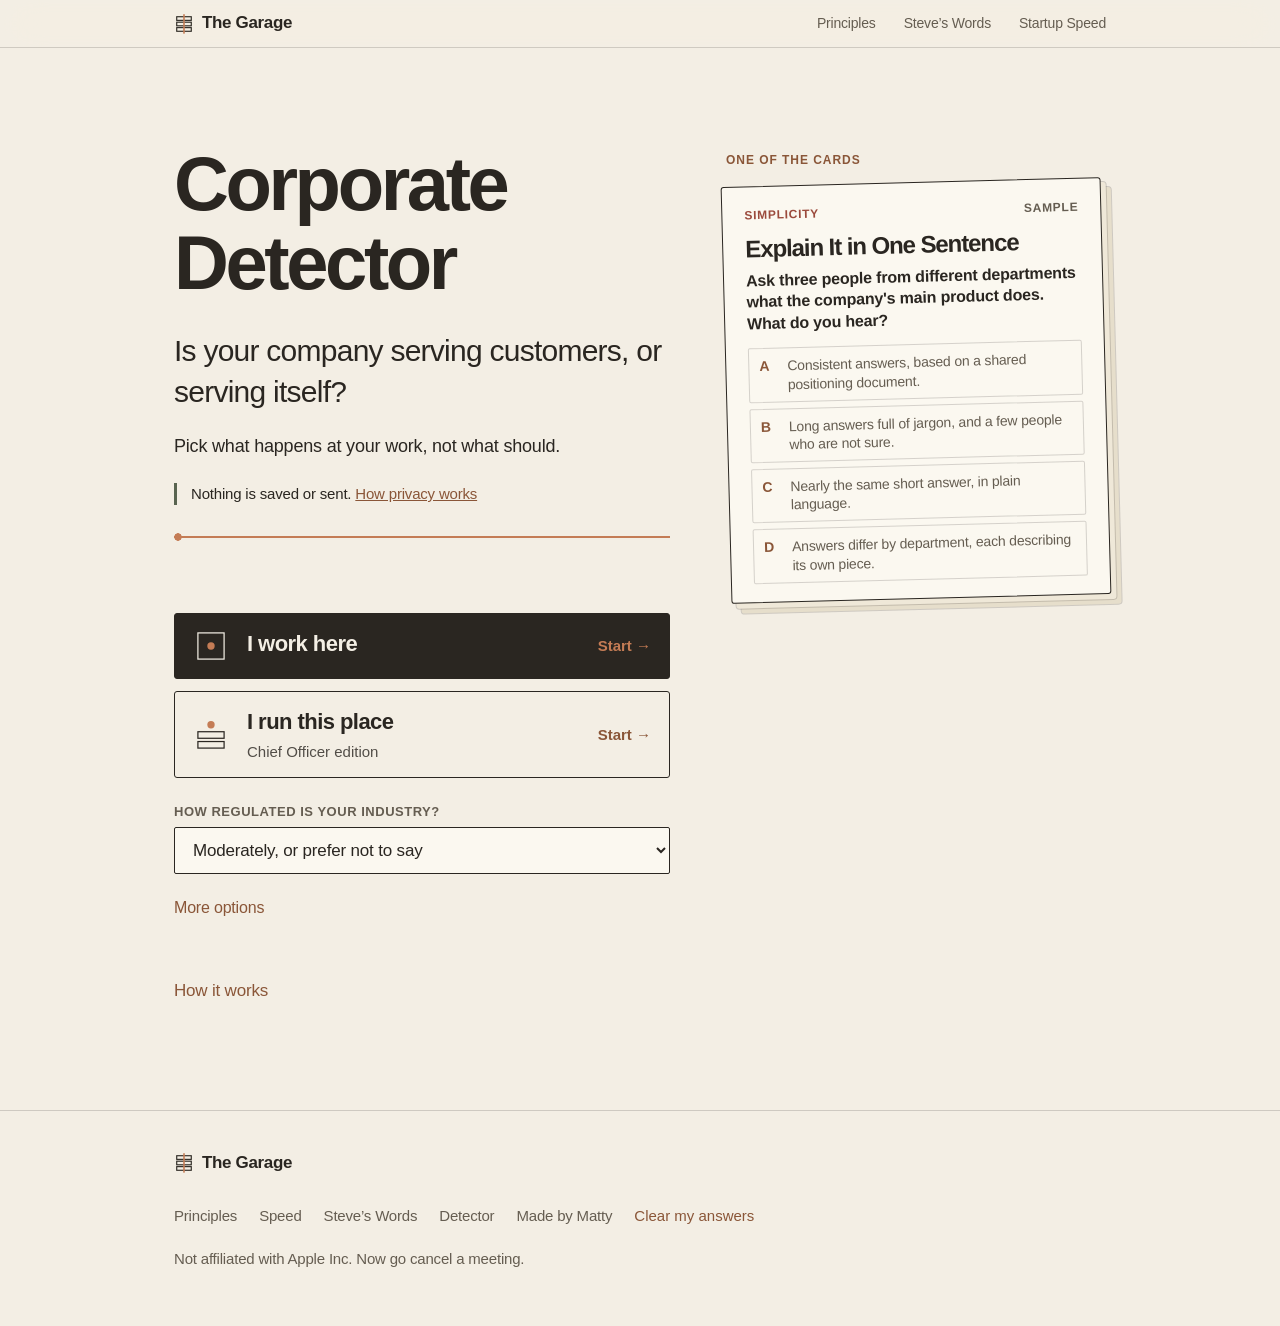
<file: play.html>
<!DOCTYPE html>
<html lang="en">
<head>
<meta charset="utf-8">
<meta http-equiv="Content-Security-Policy" content="default-src 'none'; script-src 'self'; style-src 'self'; img-src 'self' data:; connect-src 'none'; form-action 'self'; base-uri 'none'">
<meta name="viewport" content="width=device-width, initial-scale=1">
<title>Corporate Detector | The Garage</title>
<meta name="description" content="Is your company serving customers, or serving itself? A workplace card game. Nothing is saved or sent.">
<meta name="theme-color" content="#F3EEE4">
<meta property="og:type" content="website">
<meta property="og:title" content="Corporate Detector: is your company serving customers, or serving itself?">
<meta property="og:description" content="Everyday workplace scenarios and a plain read on how your company works. Nothing is saved or sent.">
<meta property="og:url" content="https://corporate-production-f647.up.railway.app/play.html">
<meta property="og:image" content="https://corporate-production-f647.up.railway.app/og-image.png?v=4">
<meta property="og:site_name" content="The Garage">
<meta property="og:image:type" content="image/png">
<meta property="og:image:width" content="1200">
<meta property="og:image:height" content="630">
<meta property="og:image:alt" content="The Garage: three stacked layers with a copper line through them, beside the question: is your company serving customers, or serving itself?">
<meta name="twitter:image:alt" content="The Garage: three stacked layers with a copper line through them, beside the question: is your company serving customers, or serving itself?">
<meta name="twitter:card" content="summary_large_image">
<meta name="twitter:title" content="Corporate Detector">
<meta name="twitter:description" content="Is your company serving customers, or serving itself?">
<meta name="twitter:image" content="https://corporate-production-f647.up.railway.app/og-image.png?v=4">
<link rel="icon" href="favicon.svg" type="image/svg+xml">
<link rel="apple-touch-icon" href="apple-touch-icon.png">
<link rel="stylesheet" href="styles.css?v=43679569">
</head>
<body class="play-page bsd">
<a class="skip-link" href="#main">Skip to content</a>

<header class="nav">
  <div class="nav-inner">
    <a class="wordmark" href="index.html"><svg class="wm" viewBox="0 0 44 44" aria-hidden="true" focusable="false"><g fill="none" stroke="currentColor" stroke-width="1.5"><rect x="6" y="6" width="32" height="8"/><rect x="6" y="18" width="32" height="8"/><rect x="6" y="30" width="32" height="8"/></g><line x1="22" y1="2" x2="22" y2="42" stroke="#C47C55" stroke-width="2.5" stroke-linecap="round"/></svg><span class="wm-t">The Garage</span></a>
    <nav aria-label="Primary"><div class="nav-item"><a href="lessons.html">Principles</a><div class="nav-sub"><a href="lessons.html#speed-trap">The Corporate Speed Trap</a><a href="lessons.html#questions">Five principles</a><a href="lessons.html#field-guide">The field guide</a><a href="lessons.html#soul">The iceberg of bureaucracy</a><a href="lessons.html#antirules-section">Ten rules</a><a href="lessons.html#mistakes">Jobs got it wrong too</a><a href="lessons.html#think-differently">Think differently</a><a href="lessons.html#own-words">In his own words</a></div></div><div class="nav-item"><a href="talks.html">Steve’s Words</a><div class="nav-sub"><a href="talks.html#shape-tools">Tools that change what’s possible</a><a href="talks.html#shape-focus">Focus is a decision</a><a href="talks.html#shape-customers">Let customers show you the way</a><a href="talks.html#shape-simple">Simplicity is a discipline</a><a href="talks.html#shape-care">Excellence is in the details</a><a href="talks.html#shape-people">Give great people room to lead</a><a href="talks.html#shape-own">Stay hungry. Stay accountable.</a><a href="talks.html#the-talks">The talks</a></div></div><div class="nav-item"><a href="startup-speed.html">Startup Speed</a><div class="nav-sub"><a href="startup-speed.html#test-1">The 100 to 3 Test</a><a href="startup-speed.html#test-2">The Customer in the Room</a><a href="startup-speed.html#test-3">The 30 Day Experiment</a><a href="startup-speed.html#test-4">The Kill Your Own Project Test</a><a href="startup-speed.html#test-5">The Department-Free Test</a><a href="startup-speed.html#test-6">The Details Nobody Sees</a><a href="startup-speed.html#test-7">The Sacred Cow Test</a><a href="startup-speed.html#test-8">The Ego-Free Test</a></div></div></nav>
  </div>
</header>

<main class="game-main" id="main" tabindex="-1">

  <!-- START -->
  <section id="start" class="screen">
    <div class="wrap">
      <h1 class="h1-md">Corporate Detector</h1>
      <p class="lead big-lead">Is your company serving customers, or serving itself?</p>
      <p class="pick-note">Pick what happens at your work, not what should.</p>
      <p class="privacy-line">Nothing is saved or sent. <a href="privacy.html">How privacy works</a></p>
      <div class="crule" aria-hidden="true"></div>

      <form id="start-form" class="setup">
        <div class="start-main">
          <button class="btn big-btn" type="button" id="go-staff"><svg class="door-g" viewBox="0 0 44 44" aria-hidden="true" focusable="false"><rect x="6" y="6" width="32" height="32" fill="none" stroke="currentColor" stroke-width="1.5"/><circle cx="22" cy="22" r="4.5" fill="#C47C55"/></svg><span class="bb-main">I work here</span><span class="bb-go">Start &rarr;</span></button>
          <button class="btn ghost big-btn" type="button" id="go-ceo"><svg class="door-g" viewBox="0 0 44 44" aria-hidden="true" focusable="false"><g fill="none" stroke="currentColor" stroke-width="1.5"><rect x="6" y="18" width="32" height="8"/><rect x="6" y="30" width="32" height="8"/></g><circle cx="22" cy="9.5" r="4.5" fill="#C47C55"/></svg><span class="bb-main">I run this place</span><span class="bb-sub">Chief Officer edition</span><span class="bb-go">Start &rarr;</span></button>
        </div>

        <div class="selects start-ctx">
          <label>How regulated is your industry?
            <select id="ctx">
              <option value="1">Lightly (software, media, retail)</option>
              <option value="2" selected>Moderately, or prefer not to say</option>
              <option value="3">Heavily (banking, health, aviation, public sector)</option>
            </select></label>
        </div>

        <details class="more-opts">
          <summary>More options</summary>
          <div class="selects">
            <label>How many cards
              <select id="len">
                <option value="12" selected>12 cards</option>
                <option value="24">24 cards</option>
                <option value="999">All of them</option>
              </select></label>
            <label>Feedback
              <select id="fmode">
                <option value="game" selected>After each card</option>
                <option value="assess">At the end</option>
              </select></label>
          </div>
        </details>
      </form>

      <aside class="peek" id="peek" hidden>
        <p class="peek-h">One of the cards</p>
        <article class="scard">
          <header class="scard-head"><span class="scard-cat" id="pk-cat"></span><span class="scard-num">Sample</span></header>
          <h2 class="scard-title" id="pk-title"></h2>
          <div class="scard-text" id="pk-text"></div>
          <ol class="peek-opts" id="pk-opts"></ol>
        </article>
      </aside>

      <details class="how">
        <summary>How it works</summary>
        <div class="rules-3">
          <div><span>1</span><p><strong>Answer what actually happens.</strong> Not what the handbook says.</p></div>
          <div><span>2</span><p><strong>Pick the closest, not the nicest.</strong> Unsure? Use "it depends" or "I have not seen this."</p></div>
          <div><span>3</span><p><strong>Rules are not the enemy.</strong> Good companies have controls where money, safety or the law are involved. Those score well.</p></div>
        </div>
        <p class="fine">Every card tests one of the principles. <a href="lessons.html">Watch the five first</a>, or play and read them after.</p>
        <h3 class="how-h">How scoring works</h3>
        <p class="fine">Careful beats fast when the stakes are high. Fast beats careful when they are not. <a href="methodology.html">Read the full method</a>.</p>
      </details>
    </div>
  </section>

  <!-- PLAY -->
  <section id="play" class="screen" hidden>
    <div class="wrap">
      <div class="play-top">
        <div class="segs" id="segs" aria-hidden="true"></div><i class="rail-dot" id="rail-dot" aria-hidden="true"></i>
        <p class="count"><span id="count"></span><button type="button" class="link as-link small" id="restart">Start over</button><span id="restart-confirm" class="restart-confirm" hidden>Start over? <button type="button" class="link as-link small" id="restart-yes">Yes</button> <button type="button" class="link as-link small" id="restart-no">Keep playing</button></span></p>
      </div>

      <section class="interlude" id="interlude" aria-live="polite">
        <p class="interlude-eyebrow" id="il-eyebrow"></p>
        <p class="interlude-text" id="il-text"></p>
        <div class="interlude-btns" id="il-btns"></div>
      </section>

      <article class="scard" id="scard">
        <header class="scard-head">
          <span class="scard-cat" id="s-cat"></span>
          <span class="scard-num" id="s-num"></span>
        </header>
        <h2 class="scard-title" id="s-title"></h2>
        <div class="scard-text" id="s-text"></div>
      </article>

      <div class="options" id="options" role="group" aria-label="Answers"></div>

      <div class="feedback" id="feedback" hidden aria-live="polite">
        <p class="f-type" id="f-type"></p>
        <p class="f-main" id="f-main"></p>
        <p class="f-heard" id="f-heard" hidden></p>
        <button type="button" class="link as-link small" id="f-toggle" aria-expanded="false">Why</button>
        <div id="f-more" hidden>
          <p class="f-tests" id="f-tests"></p>
          <p class="f-line" id="f-line"></p>
          <p class="f-insight" id="f-insight"></p>
        </div>
      </div>

      <p class="play-msg" id="play-msg" role="alert" hidden></p>
      <div class="stickybar">
        <button type="button" class="link as-link" id="back">Back</button>
        <button type="button" class="btn" id="next" disabled>Next card</button>
      </div>
    </div>
  </section>

  <!-- RESULTS -->
  <section id="result" class="screen" hidden>
    <div class="wrap" id="report"></div>
  </section>

</main>

<footer class="footer">
  <div class="wrap">
    <div class="foot-top">
      <a class="wordmark foot-mark" href="index.html"><svg class="wm" viewBox="0 0 44 44" aria-hidden="true" focusable="false"><g fill="none" stroke="currentColor" stroke-width="1.5"><rect x="6" y="6" width="32" height="8"/><rect x="6" y="18" width="32" height="8"/><rect x="6" y="30" width="32" height="8"/></g><line x1="22" y1="2" x2="22" y2="42" stroke="#C47C55" stroke-width="2.5" stroke-linecap="round"/></svg>The Garage</a>
    </div>
    <p class="foot-links"><a href="lessons.html">Principles</a> <a href="startup-speed.html">Speed</a> <a href="talks.html">Steve’s Words</a> <a href="play.html">Detector</a> <a class="made-by" href="https://matthew-schmidt-production.up.railway.app/" target="_blank" rel="noopener">Made by Matty</a> <button type="button" class="link as-link small js-clear">Clear my answers</button></p>
    <p class="fine">Not affiliated with Apple Inc. Now go cancel a meeting.</p>
  </div>
</footer>

<script defer src="scenarios.js?v=152dec49"></script>
<script defer src="detector.js?v=7e064028"></script>
<script defer src="nav.js?v=9ad2c87f"></script>
</body>
</html>
</file>
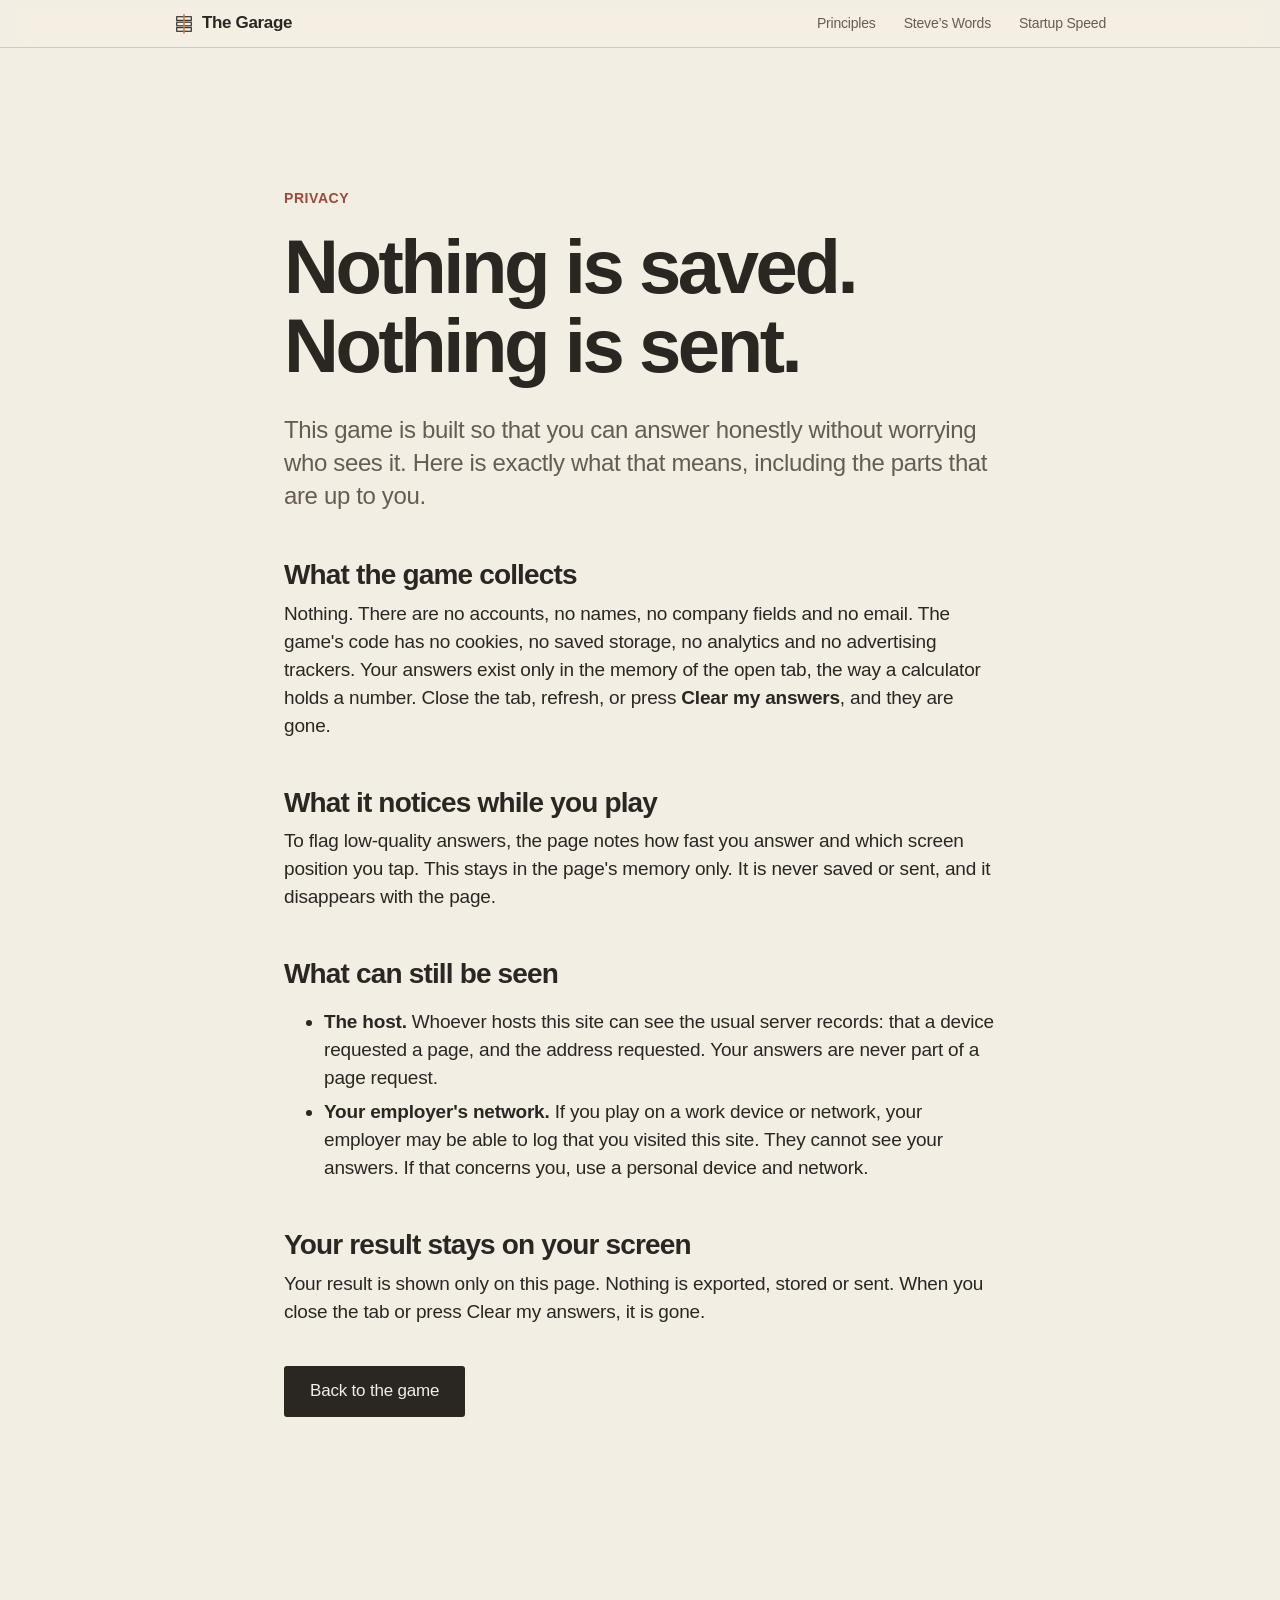
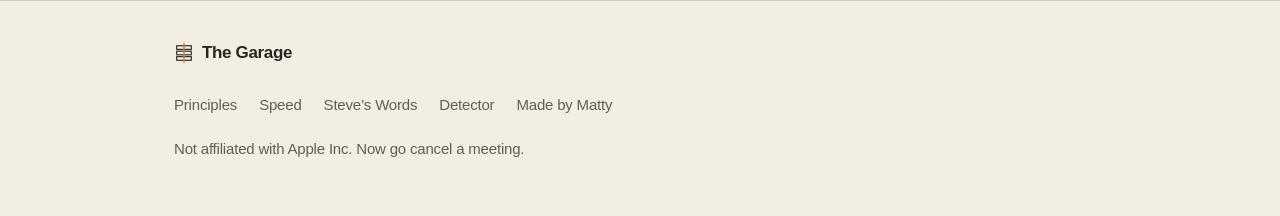
<file: privacy.html>
<!DOCTYPE html>
<html lang="en">
<head>
<meta charset="utf-8">
<meta http-equiv="Content-Security-Policy" content="default-src 'none'; script-src 'self'; style-src 'self'; img-src 'self' data:; connect-src 'none'; form-action 'self'; base-uri 'none'">
<meta name="viewport" content="width=device-width, initial-scale=1">
<title>Privacy | Corporate Detector</title>
<meta name="description" content="How the Corporate Detector handles your answers: nothing is collected, saved or sent.">
<meta name="theme-color" content="#F3EEE4">
<meta property="og:type" content="website">
<meta property="og:title" content="Privacy | Corporate Detector">
<meta property="og:description" content="How the Corporate Detector handles your answers: nothing is collected, saved or sent.">
<meta property="og:url" content="https://corporate-production-f647.up.railway.app/privacy.html">
<meta property="og:image" content="https://corporate-production-f647.up.railway.app/og-image.png?v=4">
<meta property="og:site_name" content="The Garage">
<meta property="og:image:type" content="image/png">
<meta property="og:image:width" content="1200">
<meta property="og:image:height" content="630">
<meta property="og:image:alt" content="The Garage: three stacked layers with a copper line through them, beside the question: is your company serving customers, or serving itself?">
<meta name="twitter:image:alt" content="The Garage: three stacked layers with a copper line through them, beside the question: is your company serving customers, or serving itself?">
<meta name="twitter:card" content="summary_large_image">
<meta name="twitter:title" content="Privacy | Corporate Detector">
<meta name="twitter:description" content="How the Corporate Detector handles your answers: nothing is collected, saved or sent.">
<meta name="twitter:image" content="https://corporate-production-f647.up.railway.app/og-image.png?v=4">
<link rel="icon" href="favicon.svg" type="image/svg+xml">
<link rel="apple-touch-icon" href="apple-touch-icon.png">
<link rel="stylesheet" href="styles.css?v=43679569">
</head>
<body class="doc-page">
<header class="nav"><div class="nav-inner"><a class="wordmark" href="index.html"><svg class="wm" viewBox="0 0 44 44" aria-hidden="true" focusable="false"><g fill="none" stroke="currentColor" stroke-width="1.5"><rect x="6" y="6" width="32" height="8"/><rect x="6" y="18" width="32" height="8"/><rect x="6" y="30" width="32" height="8"/></g><line x1="22" y1="2" x2="22" y2="42" stroke="#C47C55" stroke-width="2.5" stroke-linecap="round"/></svg><span class="wm-t">The Garage</span></a>
  <nav aria-label="Primary"><div class="nav-item"><a href="lessons.html">Principles</a><div class="nav-sub"><a href="lessons.html#speed-trap">The Corporate Speed Trap</a><a href="lessons.html#questions">Five principles</a><a href="lessons.html#field-guide">The field guide</a><a href="lessons.html#soul">The iceberg of bureaucracy</a><a href="lessons.html#antirules-section">Ten rules</a><a href="lessons.html#mistakes">Jobs got it wrong too</a><a href="lessons.html#think-differently">Think differently</a><a href="lessons.html#own-words">In his own words</a></div></div><div class="nav-item"><a href="talks.html">Steve’s Words</a><div class="nav-sub"><a href="talks.html#shape-tools">Tools that change what’s possible</a><a href="talks.html#shape-focus">Focus is a decision</a><a href="talks.html#shape-customers">Let customers show you the way</a><a href="talks.html#shape-simple">Simplicity is a discipline</a><a href="talks.html#shape-care">Excellence is in the details</a><a href="talks.html#shape-people">Give great people room to lead</a><a href="talks.html#shape-own">Stay hungry. Stay accountable.</a><a href="talks.html#the-talks">The talks</a></div></div><div class="nav-item"><a href="startup-speed.html">Startup Speed</a><div class="nav-sub"><a href="startup-speed.html#test-1">The 100 to 3 Test</a><a href="startup-speed.html#test-2">The Customer in the Room</a><a href="startup-speed.html#test-3">The 30 Day Experiment</a><a href="startup-speed.html#test-4">The Kill Your Own Project Test</a><a href="startup-speed.html#test-5">The Department-Free Test</a><a href="startup-speed.html#test-6">The Details Nobody Sees</a><a href="startup-speed.html#test-7">The Sacred Cow Test</a><a href="startup-speed.html#test-8">The Ego-Free Test</a></div></div></nav></div></header>

<main class="section"><div class="wrap narrow doc">
  <p class="eyebrow warn">Privacy</p>
  <h1 class="h1-md">Nothing is saved. Nothing is sent.</h1>
  <p class="lead">This game is built so that you can answer honestly without worrying who sees it. Here is exactly what that means, including the parts that are up to you.</p>

  <h2 class="doc-h">What the game collects</h2>
  <p>Nothing. There are no accounts, no names, no company fields and no email. The game's code has no cookies, no saved storage, no analytics and no advertising trackers. Your answers exist only in the memory of the open tab, the way a calculator holds a number. Close the tab, refresh, or press <strong>Clear my answers</strong>, and they are gone.</p>

  <h2 class="doc-h">What it notices while you play</h2>
  <p>To flag low-quality answers, the page notes how fast you answer and which screen position you tap. This stays in the page's memory only. It is never saved or sent, and it disappears with the page.</p>

  <h2 class="doc-h">What can still be seen</h2>
  <ul>
    <li><strong>The host.</strong> Whoever hosts this site can see the usual server records: that a device requested a page, and the address requested. Your answers are never part of a page request.</li>
    <li><strong>Your employer's network.</strong> If you play on a work device or network, your employer may be able to log that you visited this site. They cannot see your answers. If that concerns you, use a personal device and network.</li>
  </ul>

  <h2 class="doc-h">Your result stays on your screen</h2>
  <p>Your result is shown only on this page. Nothing is exported, stored or sent. When you close the tab or press Clear my answers, it is gone.</p>

  <p class="actions"><a class="btn" href="play.html">Back to the game</a></p>
</div></main>

<footer class="footer">
  <div class="wrap">
    <div class="foot-top">
      <a class="wordmark foot-mark" href="index.html"><svg class="wm" viewBox="0 0 44 44" aria-hidden="true" focusable="false"><g fill="none" stroke="currentColor" stroke-width="1.5"><rect x="6" y="6" width="32" height="8"/><rect x="6" y="18" width="32" height="8"/><rect x="6" y="30" width="32" height="8"/></g><line x1="22" y1="2" x2="22" y2="42" stroke="#C47C55" stroke-width="2.5" stroke-linecap="round"/></svg>The Garage</a>
    </div>
    <p class="foot-links"><a href="lessons.html">Principles</a> <a href="startup-speed.html">Speed</a> <a href="talks.html">Steve’s Words</a> <a href="play.html">Detector</a> <a class="made-by" href="https://matthew-schmidt-production.up.railway.app/" target="_blank" rel="noopener">Made by Matty</a></p>
    <p class="fine">Not affiliated with Apple Inc. Now go cancel a meeting.</p>
  </div>
</footer>
<script defer src="nav.js?v=9ad2c87f"></script>
</body>
</html>
</file>
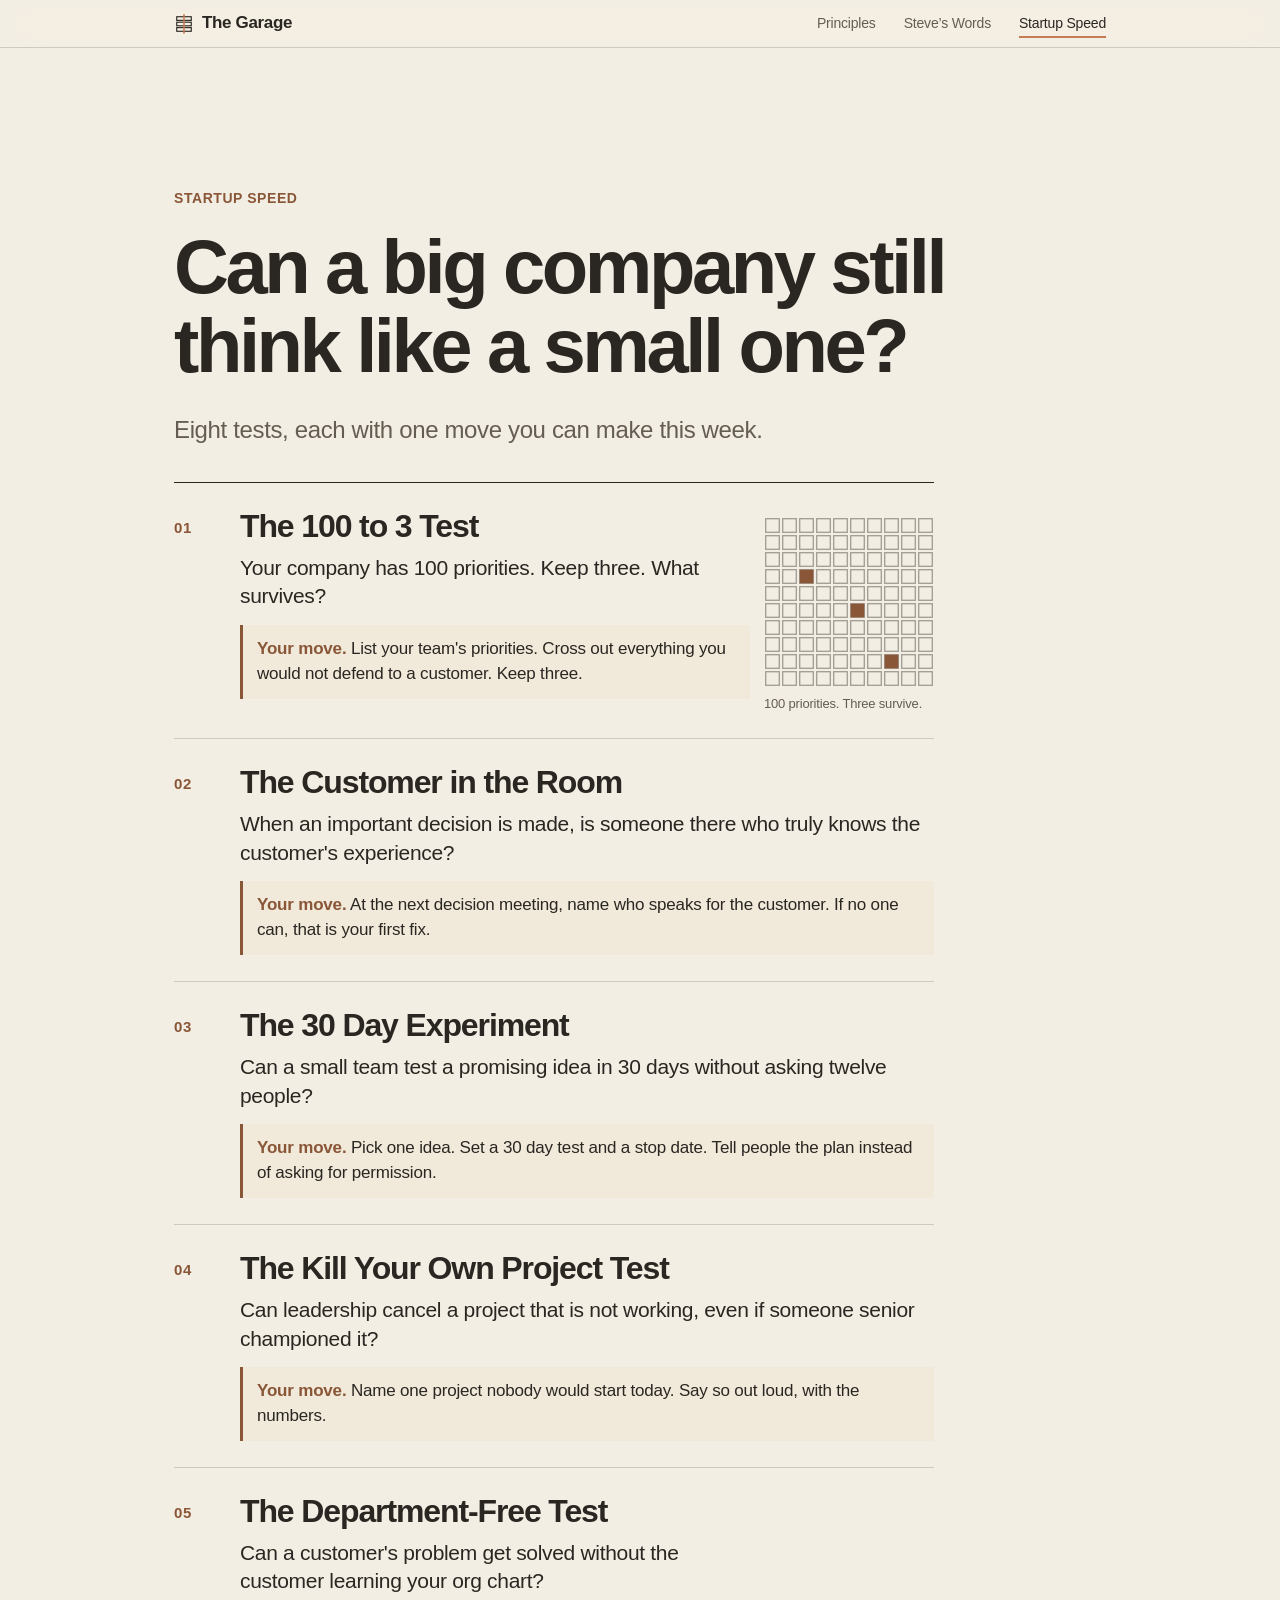
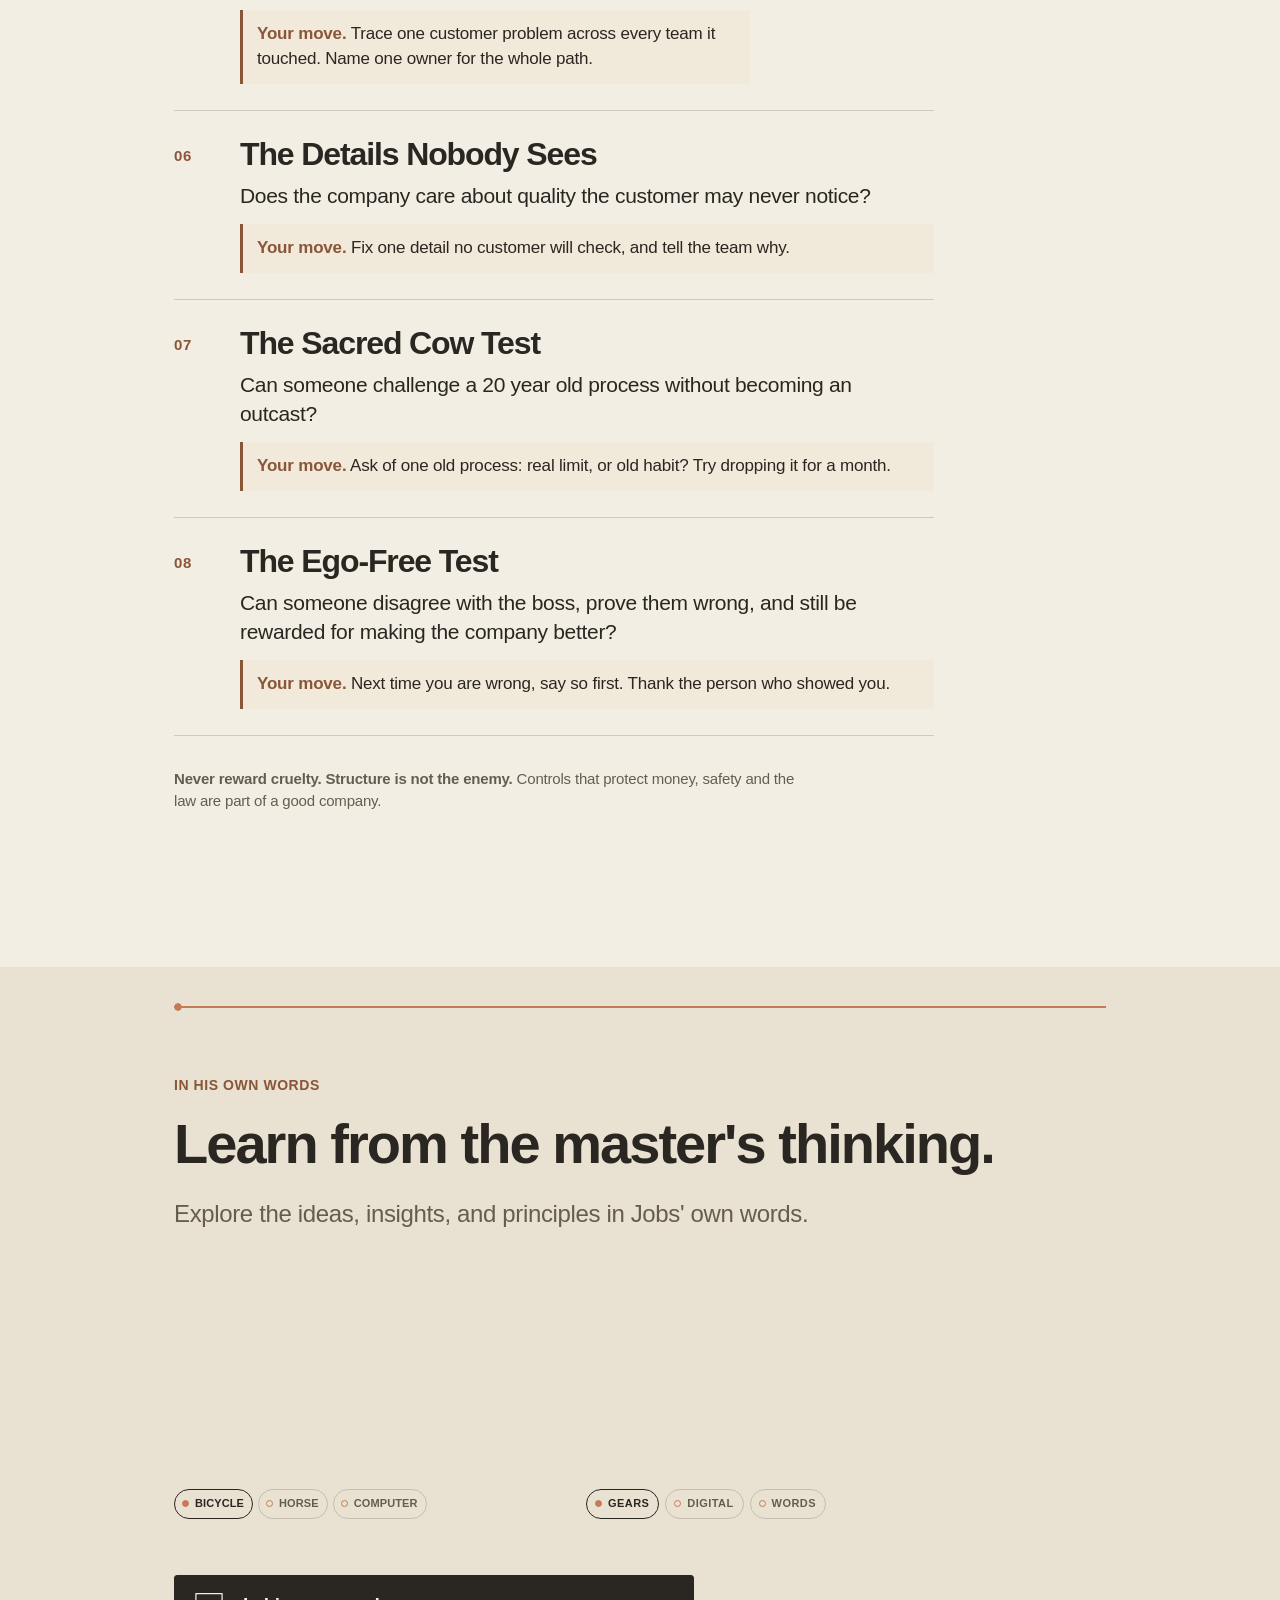
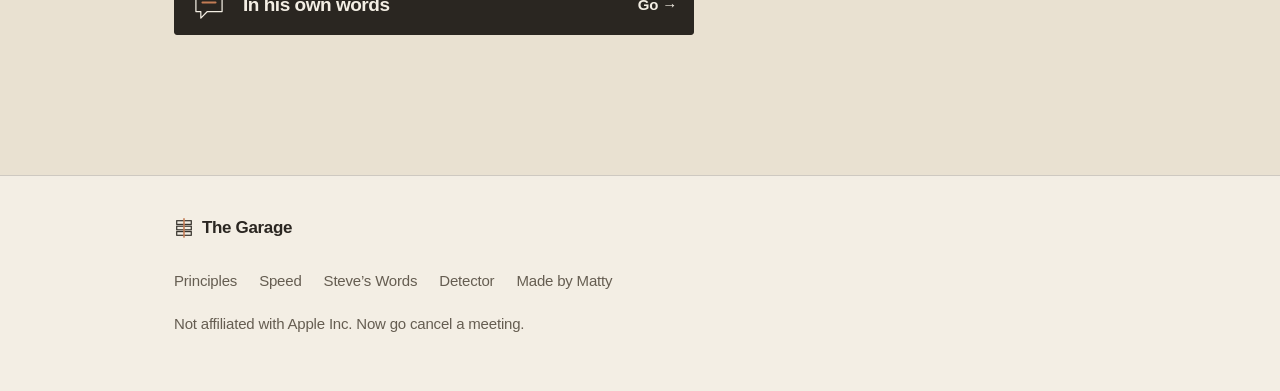
<file: startup-speed.html>
<!DOCTYPE html>
<html lang="en">
<head>
<meta charset="utf-8">
<meta http-equiv="Content-Security-Policy" content="default-src 'none'; script-src 'self'; style-src 'self'; img-src 'self' data:; connect-src 'none'; form-action 'self'; base-uri 'none'">
<meta name="viewport" content="width=device-width, initial-scale=1">
<title>Startup Speed | The Garage</title>
<meta name="description" content="Eight tests. Can a big company still think like a small one? Each comes with one move you can make this week.">
<meta name="theme-color" content="#F3EEE4">
<meta property="og:type" content="website">
<meta property="og:title" content="Startup Speed: can a big company still think like a small one?">
<meta property="og:description" content="Eight tests, each with one move you can make this week.">
<meta property="og:url" content="https://corporate-production-f647.up.railway.app/startup-speed.html">
<meta property="og:image" content="https://corporate-production-f647.up.railway.app/og-image.png?v=4">
<meta property="og:site_name" content="The Garage">
<meta property="og:image:type" content="image/png">
<meta property="og:image:width" content="1200">
<meta property="og:image:height" content="630">
<meta property="og:image:alt" content="The Garage: three stacked layers with a copper line through them, beside the question: is your company serving customers, or serving itself?">
<meta name="twitter:image:alt" content="The Garage: three stacked layers with a copper line through them, beside the question: is your company serving customers, or serving itself?">
<meta name="twitter:card" content="summary_large_image">
<meta name="twitter:title" content="Startup Speed">
<meta name="twitter:image" content="https://corporate-production-f647.up.railway.app/og-image.png?v=4">
<link rel="icon" href="favicon.svg" type="image/svg+xml">
<link rel="apple-touch-icon" href="apple-touch-icon.png">
<link rel="stylesheet" href="styles.css?v=43679569">
</head>
<body>

<header class="nav" id="top">
  <div class="nav-inner">
    <a class="wordmark" href="index.html"><svg class="wm" viewBox="0 0 44 44" aria-hidden="true" focusable="false"><g fill="none" stroke="currentColor" stroke-width="1.5"><rect x="6" y="6" width="32" height="8"/><rect x="6" y="18" width="32" height="8"/><rect x="6" y="30" width="32" height="8"/></g><line x1="22" y1="2" x2="22" y2="42" stroke="#C47C55" stroke-width="2.5" stroke-linecap="round"/></svg><span class="wm-t">The Garage</span></a>
    <nav aria-label="Primary"><div class="nav-item"><a href="lessons.html">Principles</a><div class="nav-sub"><a href="lessons.html#speed-trap">The Corporate Speed Trap</a><a href="lessons.html#questions">Five principles</a><a href="lessons.html#field-guide">The field guide</a><a href="lessons.html#soul">The iceberg of bureaucracy</a><a href="lessons.html#antirules-section">Ten rules</a><a href="lessons.html#mistakes">Jobs got it wrong too</a><a href="lessons.html#think-differently">Think differently</a><a href="lessons.html#own-words">In his own words</a></div></div><div class="nav-item"><a href="talks.html">Steve’s Words</a><div class="nav-sub"><a href="talks.html#shape-tools">Tools that change what’s possible</a><a href="talks.html#shape-focus">Focus is a decision</a><a href="talks.html#shape-customers">Let customers show you the way</a><a href="talks.html#shape-simple">Simplicity is a discipline</a><a href="talks.html#shape-care">Excellence is in the details</a><a href="talks.html#shape-people">Give great people room to lead</a><a href="talks.html#shape-own">Stay hungry. Stay accountable.</a><a href="talks.html#the-talks">The talks</a></div></div><div class="nav-item"><a aria-current="page" href="startup-speed.html">Startup Speed</a><div class="nav-sub"><a href="startup-speed.html#test-1">The 100 to 3 Test</a><a href="startup-speed.html#test-2">The Customer in the Room</a><a href="startup-speed.html#test-3">The 30 Day Experiment</a><a href="startup-speed.html#test-4">The Kill Your Own Project Test</a><a href="startup-speed.html#test-5">The Department-Free Test</a><a href="startup-speed.html#test-6">The Details Nobody Sees</a><a href="startup-speed.html#test-7">The Sacred Cow Test</a><a href="startup-speed.html#test-8">The Ego-Free Test</a></div></div></nav>
  </div>
</header>

<main>

<!-- STARTUP SPEED -->
<section class="section" id="startup-speed">
  <div class="wrap">
    <p class="eyebrow">Startup Speed</p>
    <h1 class="h1-md">Can a big company still think like a small one?</h1>
    <p class="lead">Eight tests, each with one move you can make this week.</p>
    <ol class="ss-list">
      <li class="ss-card has-fig" id="test-1">
        <span class="ss-n">01</span>
        <div class="ss-body">
          <h2 class="ss-t">The 100 to 3 Test</h2>
          <p class="ss-q">Your company has 100 priorities. Keep three. What survives?</p>
          <p class="ss-move"><strong>Your move.</strong> List your team's priorities. Cross out everything you would not defend to a customer. Keep three.</p>
        </div>
        <figure class="ss-fig reveal">
          <svg viewBox="0 0 100 100" role="img" aria-label="A grid of one hundred squares. Three are filled.">
            <defs><pattern id="g100" width="10" height="10" patternUnits="userSpaceOnUse"><rect x="1" y="1" width="8" height="8" fill="none" stroke="#2A2621" stroke-opacity=".4" stroke-width=".8"/></pattern></defs>
            <rect width="100" height="100" fill="url(#g100)"/>
            <rect x="21" y="31" width="8" height="8" fill="#8A5638"/>
            <rect x="51" y="51" width="8" height="8" fill="#8A5638"/>
            <rect x="71" y="81" width="8" height="8" fill="#8A5638"/>
          </svg>
          <figcaption>100 priorities. Three survive.</figcaption>
        </figure>
      </li>
      <li class="ss-card" id="test-2">
        <span class="ss-n">02</span>
        <div class="ss-body">
          <h2 class="ss-t">The Customer in the Room</h2>
          <p class="ss-q">When an important decision is made, is someone there who truly knows the customer's experience?</p>
          <p class="ss-move"><strong>Your move.</strong> At the next decision meeting, name who speaks for the customer. If no one can, that is your first fix.</p>
        </div>
      </li>
      <li class="ss-card" id="test-3">
        <span class="ss-n">03</span>
        <div class="ss-body">
          <h2 class="ss-t">The 30 Day Experiment</h2>
          <p class="ss-q">Can a small team test a promising idea in 30 days without asking twelve people?</p>
          <p class="ss-move"><strong>Your move.</strong> Pick one idea. Set a 30 day test and a stop date. Tell people the plan instead of asking for permission.</p>
        </div>
      </li>
      <li class="ss-card" id="test-4">
        <span class="ss-n">04</span>
        <div class="ss-body">
          <h2 class="ss-t">The Kill Your Own Project Test</h2>
          <p class="ss-q">Can leadership cancel a project that is not working, even if someone senior championed it?</p>
          <p class="ss-move"><strong>Your move.</strong> Name one project nobody would start today. Say so out loud, with the numbers.</p>
        </div>
      </li>
      <li class="ss-card has-fig" id="test-5">
        <span class="ss-n">05</span>
        <div class="ss-body">
          <h2 class="ss-t">The Department-Free Test</h2>
          <p class="ss-q">Can a customer's problem get solved without the customer learning your org chart?</p>
          <p class="ss-move"><strong>Your move.</strong> Trace one customer problem across every team it touched. Name one owner for the whole path.</p>
        </div>
        <figure class="ss-fig reveal">
          <svg viewBox="0 0 150 60" role="img" aria-label="Five boxes in a row with one unbroken copper line through all of them.">
            <g fill="none" stroke="#2A2621" stroke-width="1.5">
              <rect x="2" y="16" width="24" height="28"/><rect x="32" y="16" width="24" height="28"/><rect x="62" y="16" width="24" height="28"/><rect x="92" y="16" width="24" height="28"/><rect x="122" y="16" width="24" height="28"/>
            </g>
            <line class="fig-rod" pathLength="1" x1="0" y1="30" x2="150" y2="30" stroke="#C47C55" stroke-width="3" stroke-linecap="round"/>
          </svg>
          <figcaption>One problem. Five teams. One owner.</figcaption>
        </figure>
      </li>
      <li class="ss-card" id="test-6">
        <span class="ss-n">06</span>
        <div class="ss-body">
          <h2 class="ss-t">The Details Nobody Sees</h2>
          <p class="ss-q">Does the company care about quality the customer may never notice?</p>
          <p class="ss-move"><strong>Your move.</strong> Fix one detail no customer will check, and tell the team why.</p>
        </div>
      </li>
      <li class="ss-card" id="test-7">
        <span class="ss-n">07</span>
        <div class="ss-body">
          <h2 class="ss-t">The Sacred Cow Test</h2>
          <p class="ss-q">Can someone challenge a 20 year old process without becoming an outcast?</p>
          <p class="ss-move"><strong>Your move.</strong> Ask of one old process: real limit, or old habit? Try dropping it for a month.</p>
        </div>
      </li>
      <li class="ss-card" id="test-8">
        <span class="ss-n">08</span>
        <div class="ss-body">
          <h2 class="ss-t">The Ego-Free Test</h2>
          <p class="ss-q">Can someone disagree with the boss, prove them wrong, and still be rewarded for making the company better?</p>
          <p class="ss-move"><strong>Your move.</strong> Next time you are wrong, say so first. Thank the person who showed you.</p>
        </div>
      </li>
    </ol>
    <p class="fine bp-note"><strong>Never reward cruelty.</strong> <strong>Structure is not the enemy.</strong> Controls that protect money, safety and the law are part of a good company.</p>
  </div>
</section>

<!-- IN HIS OWN WORDS -->
<section class="section rule-in own-words sand" id="own-words" aria-labelledby="own-words-h">
  <div class="wrap">
    <p class="eyebrow">In his own words</p>
    <h2 id="own-words-h">Learn from the master's thinking.</h2>
    <p class="lead">Explore the ideas, insights, and principles in Jobs' own words.</p>
    <div class="ow-figs" id="own-words-promo"></div>
    <div class="edition edition-final river-doors river-one">
      <a class="ed ed-main" href="talks.html"><svg class="door-g" viewBox="0 0 44 44" aria-hidden="true" focusable="false"><path d="M6 8H38V30H20L12 38V30H6Z" fill="none" stroke="currentColor" stroke-width="1.5" stroke-linejoin="round"/><line x1="14" y1="19" x2="30" y2="19" stroke="#C47C55" stroke-width="2.5" stroke-linecap="round"/></svg><strong>In his own words</strong><em>Go</em></a>
    </div>
  </div>
</section>

<!-- FINAL INVITATION -->

</main>

<footer class="footer">
  <div class="wrap">
    <div class="foot-top">
      <a class="wordmark foot-mark" href="index.html"><svg class="wm" viewBox="0 0 44 44" aria-hidden="true" focusable="false"><g fill="none" stroke="currentColor" stroke-width="1.5"><rect x="6" y="6" width="32" height="8"/><rect x="6" y="18" width="32" height="8"/><rect x="6" y="30" width="32" height="8"/></g><line x1="22" y1="2" x2="22" y2="42" stroke="#C47C55" stroke-width="2.5" stroke-linecap="round"/></svg>The Garage</a>
    </div>
    <p class="foot-links"><a href="lessons.html">Principles</a> <a href="startup-speed.html">Speed</a> <a href="talks.html">Steve’s Words</a> <a href="play.html">Detector</a> <a class="made-by" href="https://matthew-schmidt-production.up.railway.app/" target="_blank" rel="noopener">Made by Matty</a></p>
    <p class="fine">Not affiliated with Apple Inc. Now go cancel a meeting.</p>
  </div>
</footer>

<script defer src="figures.js?v=1864fed2"></script>
<script defer src="script.js?v=b1ccc165"></script>
<script defer src="nav.js?v=9ad2c87f"></script>
</body>
</html>
</file>
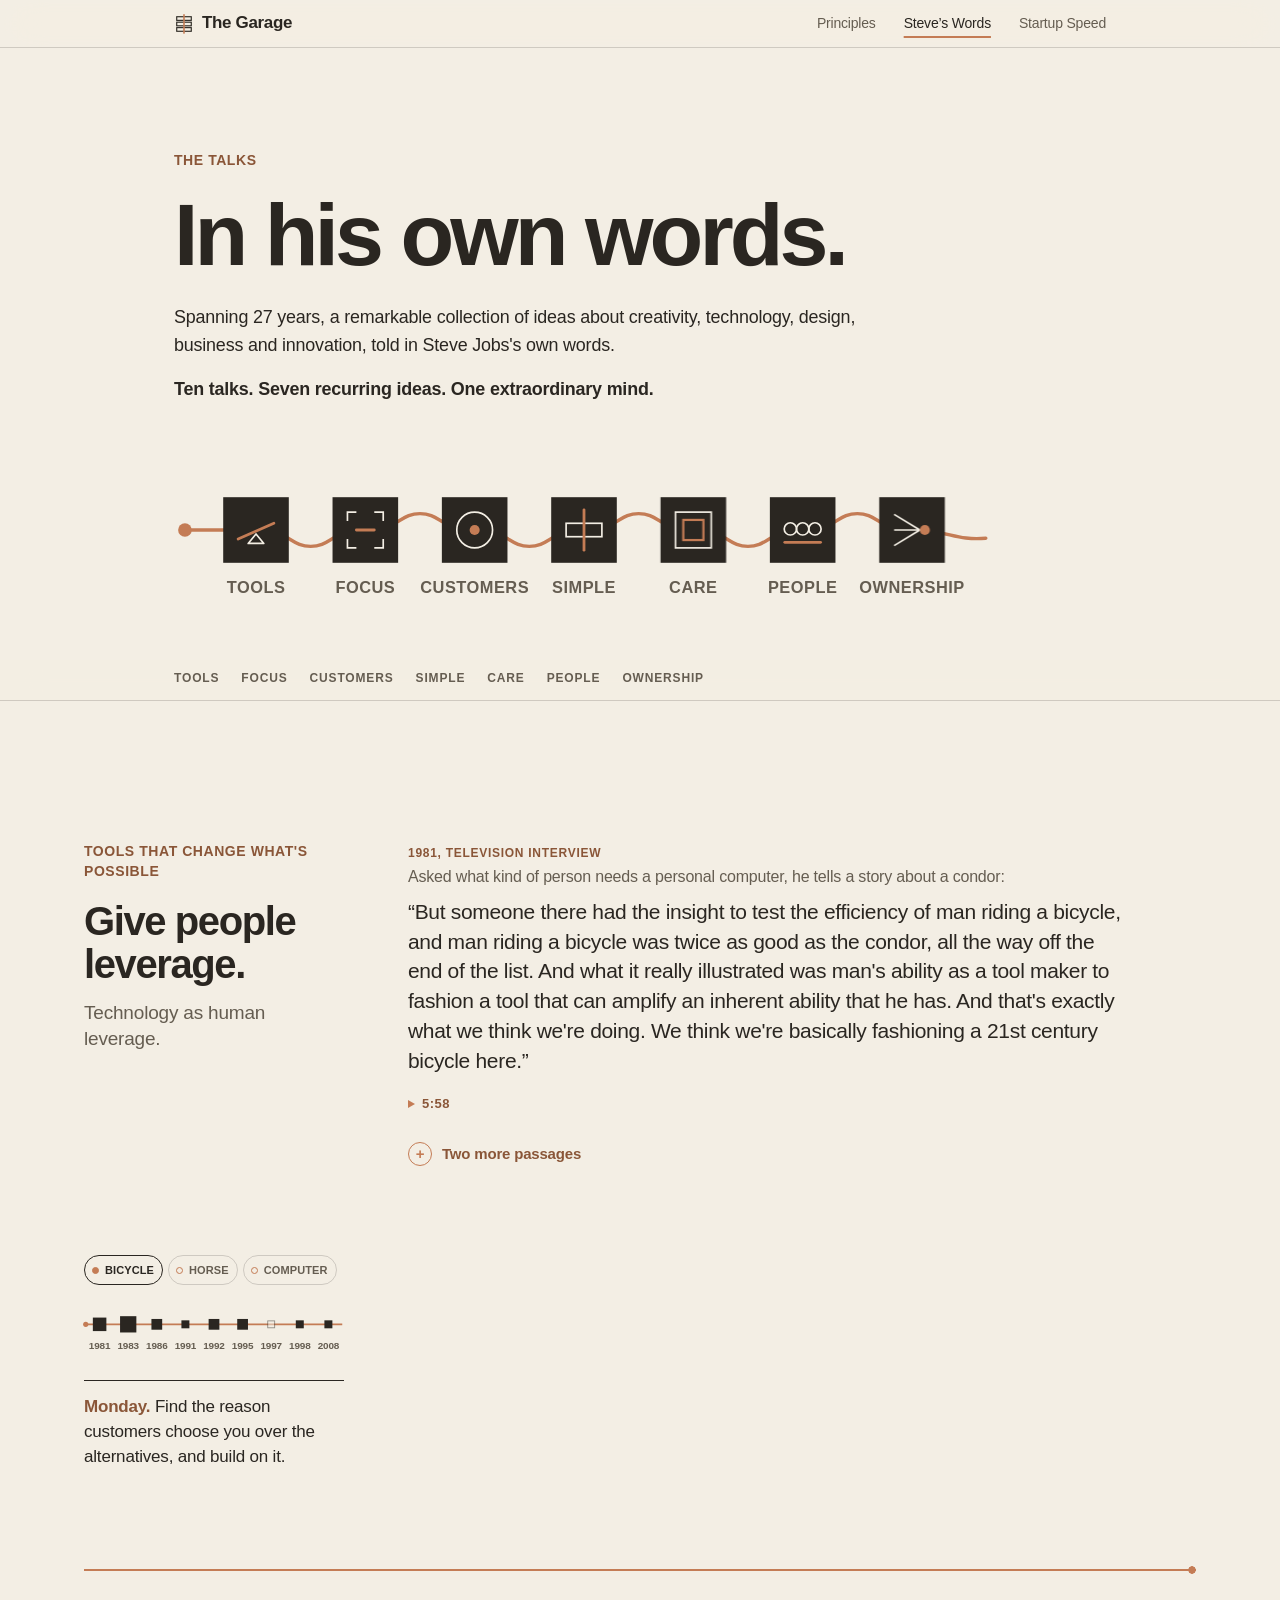
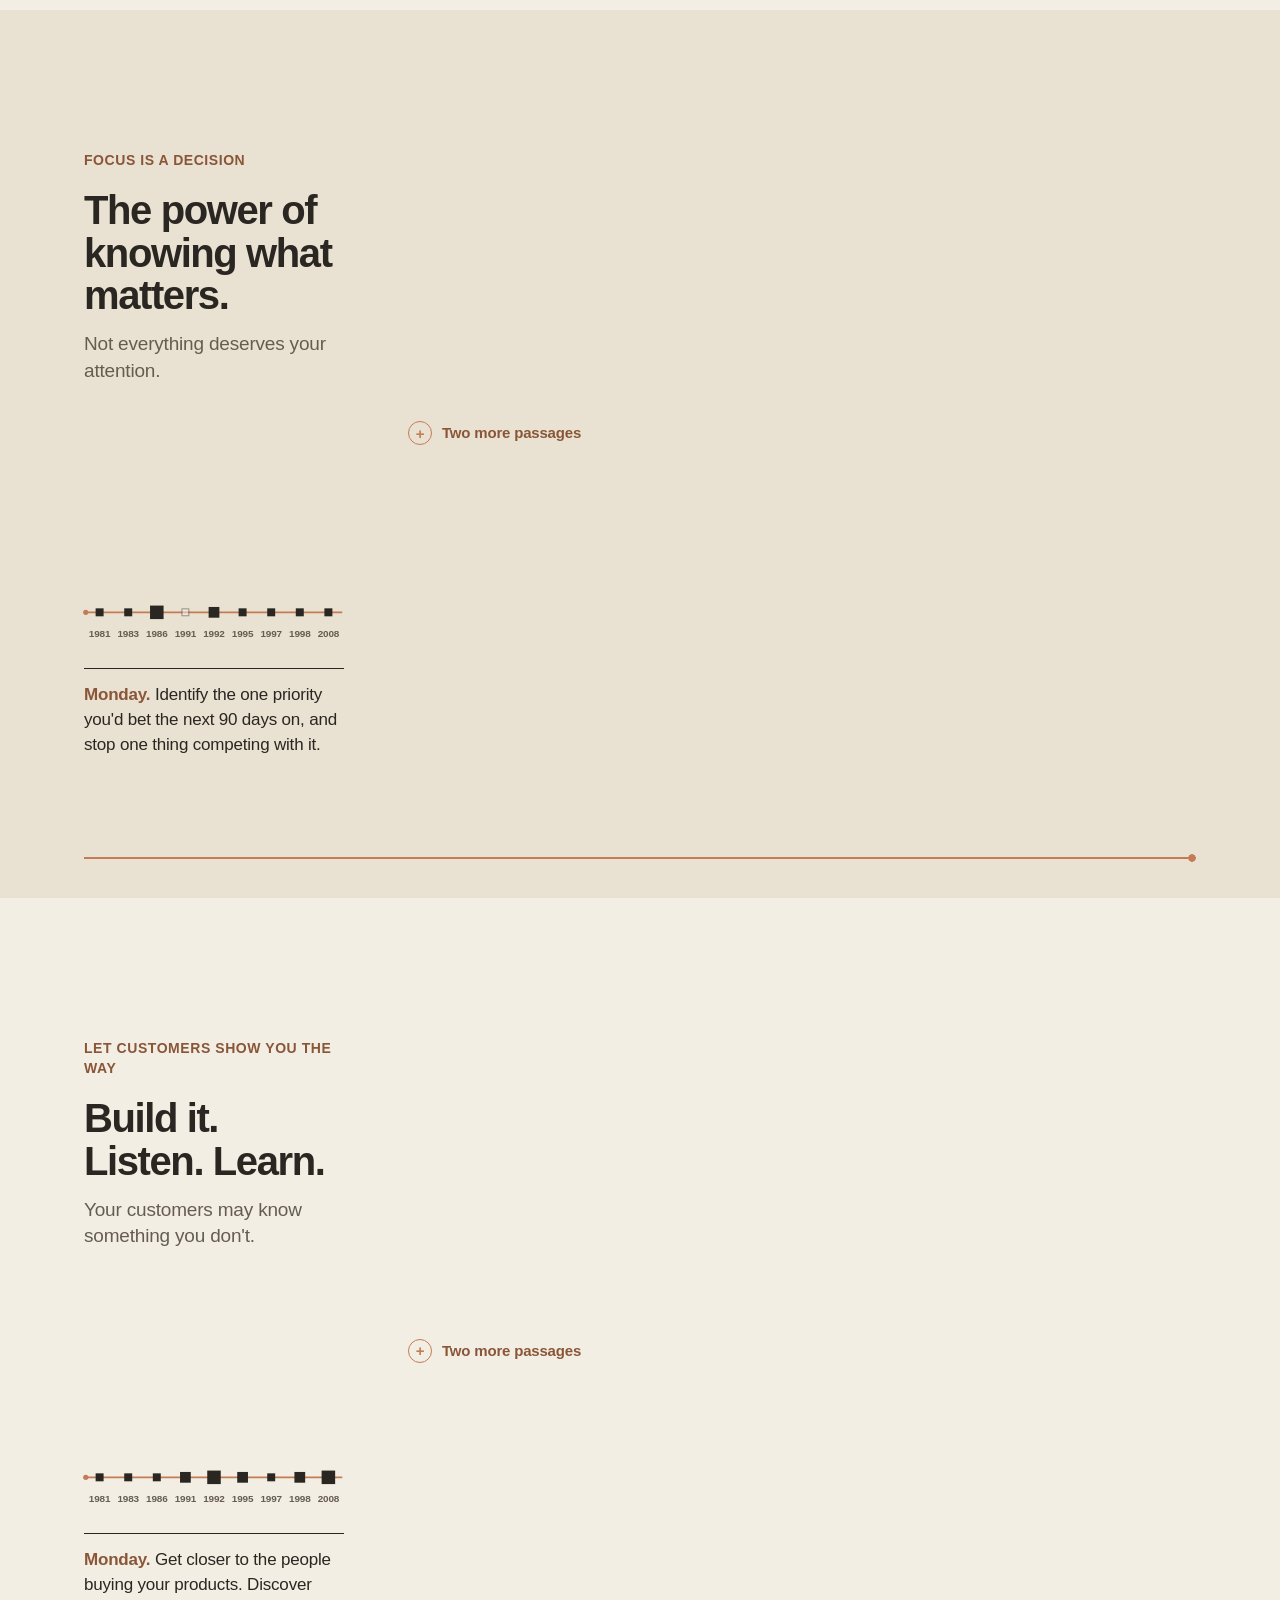
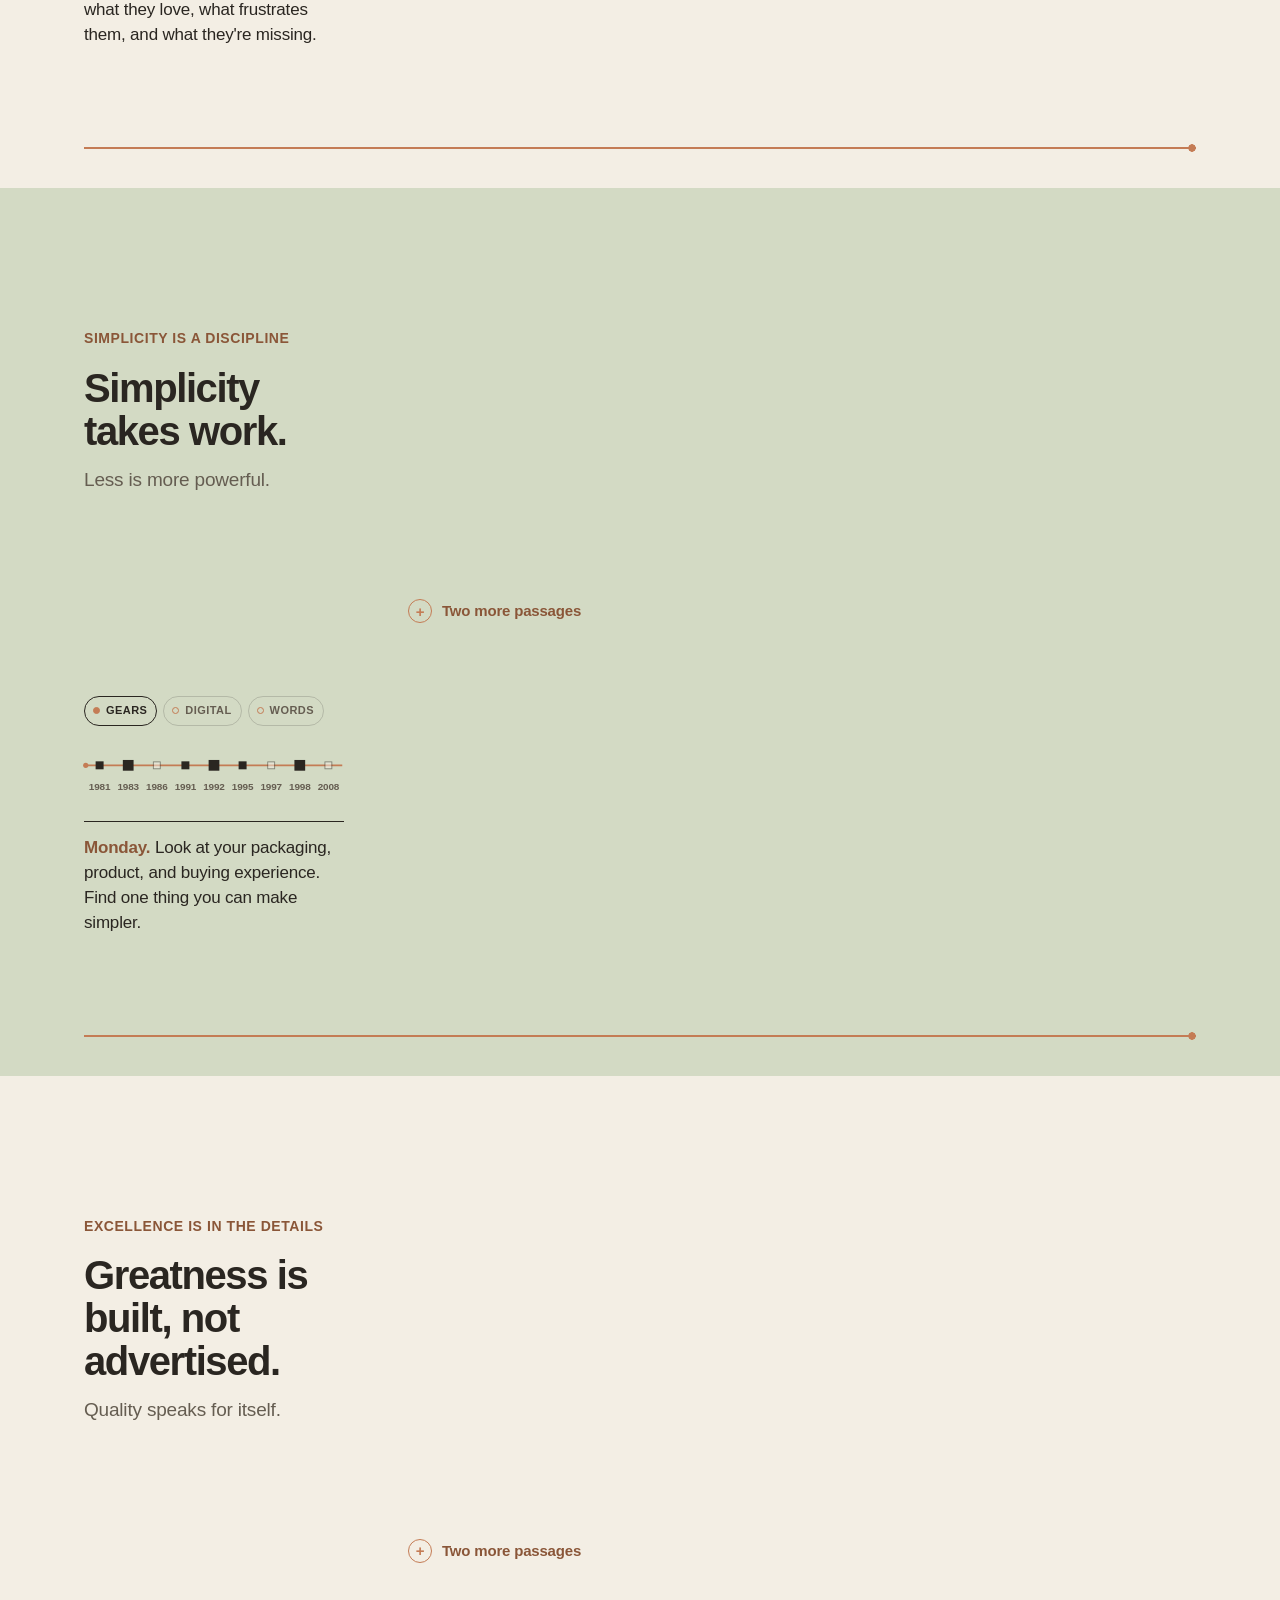
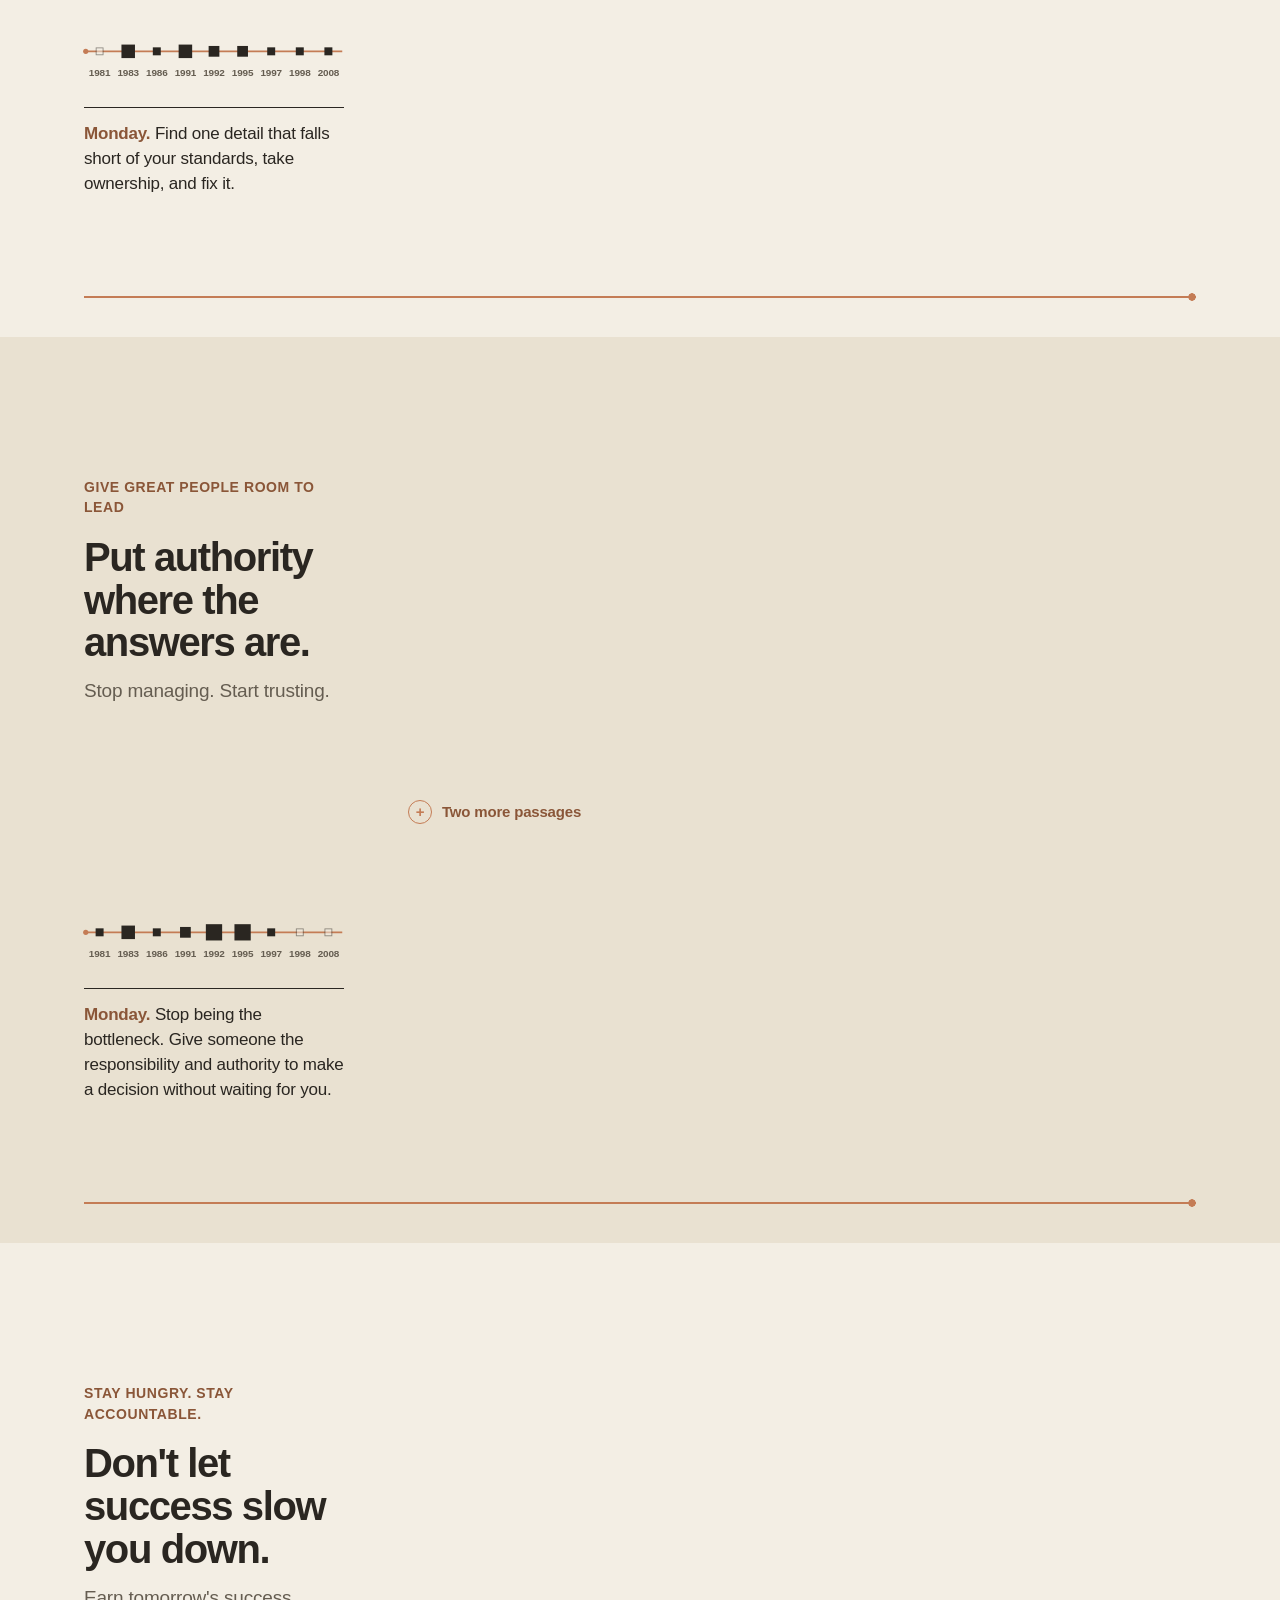
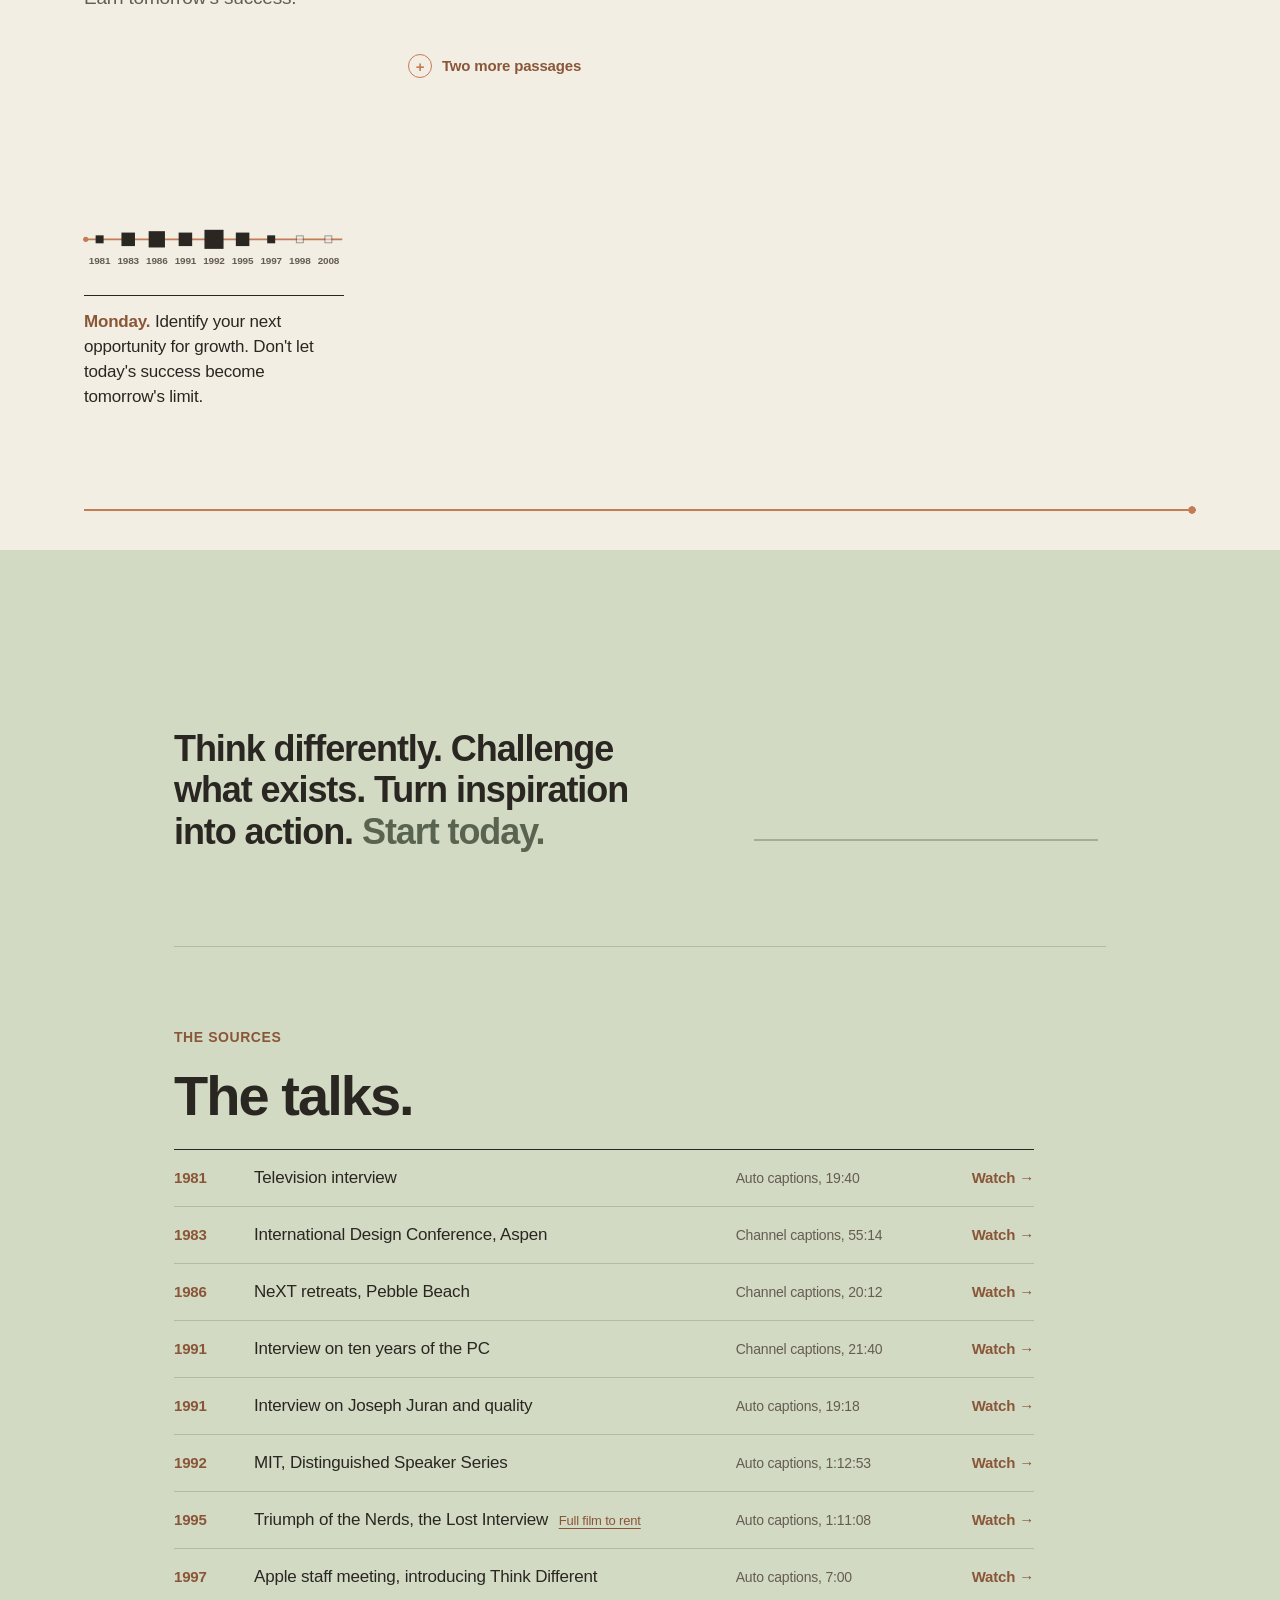
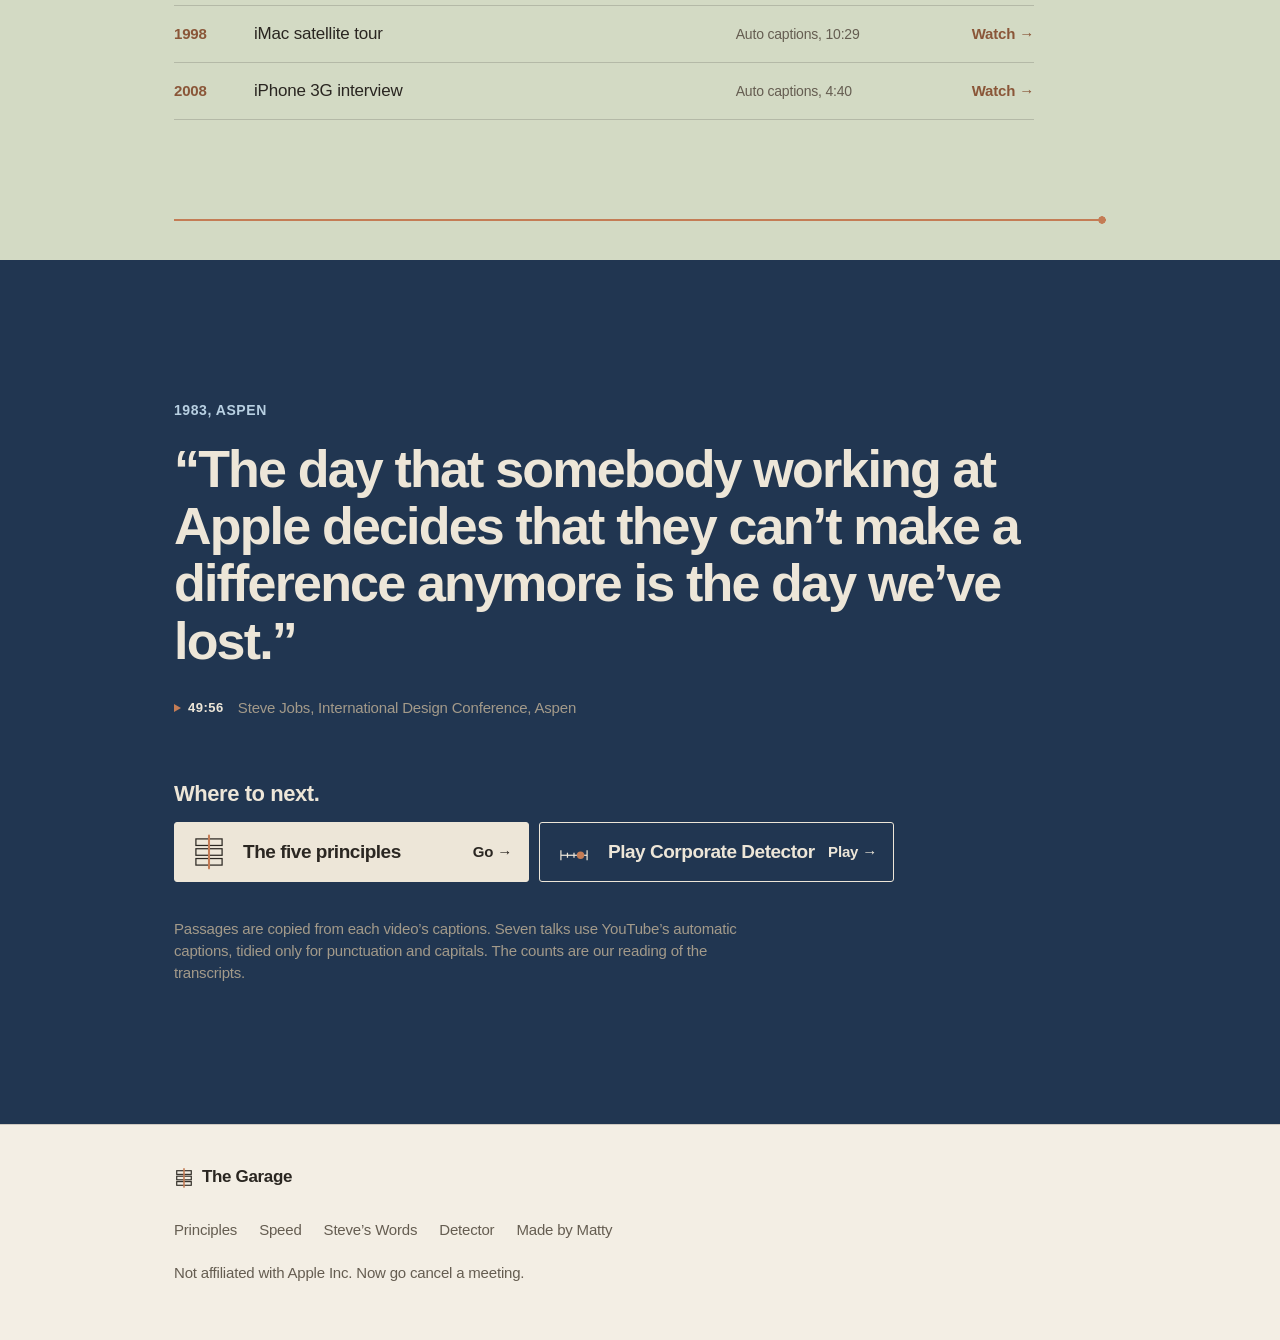
<file: talks.html>
<!DOCTYPE html>
<html lang="en">
<head>
<meta charset="utf-8">
<meta http-equiv="Content-Security-Policy" content="default-src 'none'; script-src 'self'; style-src 'self'; img-src 'self' data:; connect-src 'none'; form-action 'self'; base-uri 'none'">
<meta name="viewport" content="width=device-width, initial-scale=1">
<title>In his own words | The Garage</title>
<meta name="description" content="Steve Jobs, 1981 to 2008: the ideas he kept coming back to, in his own words, linked to the minute.">
<meta name="theme-color" content="#F3EEE4">
<meta property="og:type" content="website">
<meta property="og:title" content="The Garage: Steve Jobs, in his own words">
<meta property="og:description" content="The ideas Steve Jobs kept coming back to from 1981 to 2008, in his own words, linked to the minute.">
<meta property="og:url" content="https://corporate-production-f647.up.railway.app/talks.html">
<meta property="og:image" content="https://corporate-production-f647.up.railway.app/og-image.png?v=4">
<meta property="og:site_name" content="The Garage">
<meta property="og:image:type" content="image/png">
<meta property="og:image:width" content="1200">
<meta property="og:image:height" content="630">
<meta property="og:image:alt" content="The Garage: three stacked layers with a copper line through them, beside the question: is your company serving customers, or serving itself?">
<meta name="twitter:image:alt" content="The Garage: three stacked layers with a copper line through them, beside the question: is your company serving customers, or serving itself?">
<meta name="twitter:card" content="summary_large_image">
<meta name="twitter:title" content="The Garage: Steve Jobs, in his own words">
<meta name="twitter:image" content="https://corporate-production-f647.up.railway.app/og-image.png?v=4">
<link rel="icon" href="favicon.svg" type="image/svg+xml">
<link rel="apple-touch-icon" href="apple-touch-icon.png">
<link rel="stylesheet" href="styles.css?v=43679569">
</head>
<body>

<header class="nav" id="top">
  <div class="nav-inner">
    <a class="wordmark" href="index.html"><svg class="wm" viewBox="0 0 44 44" aria-hidden="true" focusable="false"><g fill="none" stroke="currentColor" stroke-width="1.5"><rect x="6" y="6" width="32" height="8"/><rect x="6" y="18" width="32" height="8"/><rect x="6" y="30" width="32" height="8"/></g><line x1="22" y1="2" x2="22" y2="42" stroke="#C47C55" stroke-width="2.5" stroke-linecap="round"/></svg><span class="wm-t">The Garage</span></a>
    <nav aria-label="Primary"><div class="nav-item"><a href="lessons.html">Principles</a><div class="nav-sub"><a href="lessons.html#speed-trap">The Corporate Speed Trap</a><a href="lessons.html#questions">Five principles</a><a href="lessons.html#field-guide">The field guide</a><a href="lessons.html#soul">The iceberg of bureaucracy</a><a href="lessons.html#antirules-section">Ten rules</a><a href="lessons.html#mistakes">Jobs got it wrong too</a><a href="lessons.html#think-differently">Think differently</a><a href="lessons.html#own-words">In his own words</a></div></div><div class="nav-item"><a aria-current="page" href="talks.html">Steve’s Words</a><div class="nav-sub"><a href="talks.html#shape-tools">Tools that change what’s possible</a><a href="talks.html#shape-focus">Focus is a decision</a><a href="talks.html#shape-customers">Let customers show you the way</a><a href="talks.html#shape-simple">Simplicity is a discipline</a><a href="talks.html#shape-care">Excellence is in the details</a><a href="talks.html#shape-people">Give great people room to lead</a><a href="talks.html#shape-own">Stay hungry. Stay accountable.</a><a href="talks.html#the-talks">The talks</a></div></div><div class="nav-item"><a href="startup-speed.html">Startup Speed</a><div class="nav-sub"><a href="startup-speed.html#test-1">The 100 to 3 Test</a><a href="startup-speed.html#test-2">The Customer in the Room</a><a href="startup-speed.html#test-3">The 30 Day Experiment</a><a href="startup-speed.html#test-4">The Kill Your Own Project Test</a><a href="startup-speed.html#test-5">The Department-Free Test</a><a href="startup-speed.html#test-6">The Details Nobody Sees</a><a href="startup-speed.html#test-7">The Sacred Cow Test</a><a href="startup-speed.html#test-8">The Ego-Free Test</a></div></div></nav>
  </div>
</header>

<main>

<section class="hero hero-index tk-hero river-anim">
  <div class="wrap">
    <p class="eyebrow">The talks</p>
    <h1>In his own words.</h1>
    <p class="tk-essence">Spanning 27 years, a remarkable collection of ideas about creativity, technology, design, business and innovation, told in Steve Jobs's own words.</p>
    <p class="tk-essence tk-essence-line">Ten talks. Seven recurring ideas. One extraordinary mind.</p>
    <div id="tk-river"></div>
  </div>
</section>

<noscript>
  <section class="section rule-in">
    <div class="wrap">
      <h2>The passages need JavaScript.</h2>
      <p class="lead small">The ten talks are listed below, each with a link to the full video.</p>
    </div>
  </section>
</noscript>

<div id="talks"></div>

<section class="section tk-sage rule-in tk-list-sec" id="the-talks" aria-labelledby="the-talks-h">
  <div class="wrap">
    <div class="tk-sum-row">
      <p class="tk-sum">Think differently. Challenge what exists. Turn inspiration into action. <span>Start today.</span></p>
      <svg class="sum-fig sum-anim" viewBox="0 0 360 200" role="img" aria-label="A row of identical blocks. One breaks out of line, turns copper, and its path climbs to a flag marked Today.">
        <line class="sum-ground" x1="8" y1="150" x2="352" y2="150"/>
        <rect class="sum-b sum-b1" x="16" y="118" width="30" height="30"/>
        <rect class="sum-b sum-b2" x="56" y="118" width="30" height="30"/>
        <rect class="sum-b sum-b3" x="96" y="118" width="30" height="30"/>
        <rect class="sum-b sum-b4" x="136" y="118" width="30" height="30"/>
        <rect class="sum-ghost" x="176" y="118" width="30" height="30"/>
        <rect class="sum-out" x="176" y="118" width="30" height="30"/>
        <path class="sum-path" d="M206 104 C 246 96, 262 70, 288 56 S 320 40, 332 38"/>
        <circle class="sum-dot" cx="334" cy="38" r="4"/>
        <line class="sum-pole" x1="334" y1="38" x2="334" y2="2"/>
        <path class="sum-flag" d="M334 2 L360 10 L334 18 Z"/>
        <text class="sum-lab" x="340" y="60">Today</text>
      </svg>
    </div>
    <p class="eyebrow">The sources</p>
    <h2 id="the-talks-h">The talks.</h2>
    <ol class="tk-list" id="tk-talks">
        <li><span class="tl-y">1981</span><span class="tl-v">Television interview</span><span class="tl-c">Auto captions, 19:40</span><a class="tl-w" href="https://www.youtube.com/watch?v=DbfejwP1d3c" target="_blank" rel="noopener" aria-label="Watch the 1981 talk on YouTube">Watch</a></li>
        <li><span class="tl-y">1983</span><span class="tl-v">International Design Conference, Aspen</span><span class="tl-c">Channel captions, 55 min</span><a class="tl-w" href="https://www.youtube.com/watch?v=t9HmOz8H0qI" target="_blank" rel="noopener" aria-label="Watch the 1983 talk on YouTube">Watch</a></li>
        <li><span class="tl-y">1986</span><span class="tl-v">NeXT retreats, Pebble Beach</span><span class="tl-c">Channel captions, 20:12</span><a class="tl-w" href="https://www.youtube.com/watch?v=s-a4aU1RUgM" target="_blank" rel="noopener" aria-label="Watch the 1986 talk on YouTube">Watch</a></li>
        <li><span class="tl-y">1991</span><span class="tl-v">Interview on ten years of the PC</span><span class="tl-c">Channel captions, 21:40</span><a class="tl-w" href="https://www.youtube.com/watch?v=OzZB5pZTslE" target="_blank" rel="noopener" aria-label="Watch the 1991 talk on YouTube">Watch</a></li>
        <li><span class="tl-y">1991</span><span class="tl-v">Interview on Joseph Juran and quality</span><span class="tl-c">Auto captions, 19:18</span><a class="tl-w" href="https://www.youtube.com/watch?v=XbkMcvnNq3g" target="_blank" rel="noopener" aria-label="Watch the 1991 talk on YouTube">Watch</a></li>
        <li><span class="tl-y">1992</span><span class="tl-v">MIT, Distinguished Speaker Series</span><span class="tl-c">Auto captions, 1:12:53</span><a class="tl-w" href="https://www.youtube.com/watch?v=YXUhLbV8Nrg" target="_blank" rel="noopener" aria-label="Watch the 1992 talk on YouTube">Watch</a></li>
        <li><span class="tl-y">1995</span><span class="tl-v">Triumph of the Nerds, the Lost Interview <a class="tl-film" href="https://www.youtube.com/watch?v=tBh5_j4a1yo" target="_blank" rel="noopener">Full film to rent</a></span><span class="tl-c">Auto captions, 1:11:08</span><a class="tl-w" href="https://www.youtube.com/watch?v=Bbwj58Xj2yI" target="_blank" rel="noopener" aria-label="Watch the 1995 talk on YouTube">Watch</a></li>
        <li><span class="tl-y">1997</span><span class="tl-v">Apple staff meeting, introducing Think Different</span><span class="tl-c">Auto captions, 7:00</span><a class="tl-w" href="https://www.youtube.com/watch?v=keCwRdbwNQY" target="_blank" rel="noopener" aria-label="Watch the 1997 talk on YouTube">Watch</a></li>
        <li><span class="tl-y">1998</span><span class="tl-v">iMac satellite tour</span><span class="tl-c">Auto captions, 10:29</span><a class="tl-w" href="https://www.youtube.com/watch?v=8a5KSoOUT_U" target="_blank" rel="noopener" aria-label="Watch the 1998 talk on YouTube">Watch</a></li>
        <li><span class="tl-y">2008</span><span class="tl-v">iPhone 3G interview</span><span class="tl-c">Auto captions, 4:40</span><a class="tl-w" href="https://www.youtube.com/watch?v=qSUTHa7ssoc" target="_blank" rel="noopener" aria-label="Watch the 2008 talk on YouTube">Watch</a></li>
    </ol>
  </div>
</section>

<!-- CLOSING -->
<section class="section dark final tk-close tk-navy" id="lost">
  <div class="wrap">
    <p class="eyebrow">1983, Aspen</p>
    <blockquote class="tk-pull">
      <p class="pull">&ldquo;The day that somebody working at Apple decides that they can&rsquo;t make a difference anymore is the day we&rsquo;ve lost.&rdquo;</p>
      <p class="tk-pull-src"><a class="tk-t" href="https://www.youtube.com/watch?v=t9HmOz8H0qI&amp;t=2996s" target="_blank" rel="noopener" aria-label="49:56, watch from here on YouTube">49:56</a> Steve Jobs, International Design Conference, Aspen</p>
    </blockquote>

    <p class="doors-h">Where to next.</p>
    <div class="edition edition-final river-doors">
      <a class="ed ed-main" href="lessons.html"><svg class="door-g" viewBox="0 0 44 44" aria-hidden="true" focusable="false"><g fill="none" stroke="currentColor" stroke-width="1.5"><rect x="6" y="6" width="32" height="8"/><rect x="6" y="18" width="32" height="8"/><rect x="6" y="30" width="32" height="8"/></g><line x1="22" y1="2" x2="22" y2="42" stroke="#C47C55" stroke-width="2.5" stroke-linecap="round"/></svg><strong>The five principles</strong><em>Go</em></a>
      <a class="ed ed-alt" href="play.html"><svg class="door-g" viewBox="0 0 44 44" aria-hidden="true" focusable="false"><g fill="none" stroke="currentColor" stroke-width="1.5"><line x1="6" y1="26" x2="38" y2="26"/><path d="M6 20V32M14 23V29M22 23V29M30 23V29M38 20V32"/></g><circle cx="30" cy="26" r="4.5" fill="#C47C55"/></svg><strong>Play Corporate Detector</strong><em>Play</em></a>
    </div>
    <p class="fine tk-sources" id="tk-sources">Passages are copied from each video&rsquo;s captions. Four talks use YouTube&rsquo;s automatic captions, tidied only for punctuation and capitals. The counts are our reading of the transcripts.</p>
  </div>
</section>

</main>

<footer class="footer">
  <div class="wrap">
    <div class="foot-top">
      <a class="wordmark foot-mark" href="index.html"><svg class="wm" viewBox="0 0 44 44" aria-hidden="true" focusable="false"><g fill="none" stroke="currentColor" stroke-width="1.5"><rect x="6" y="6" width="32" height="8"/><rect x="6" y="18" width="32" height="8"/><rect x="6" y="30" width="32" height="8"/></g><line x1="22" y1="2" x2="22" y2="42" stroke="#C47C55" stroke-width="2.5" stroke-linecap="round"/></svg>The Garage</a>
    </div>
    <p class="foot-links"><a href="lessons.html">Principles</a> <a href="startup-speed.html">Speed</a> <a href="talks.html">Steve’s Words</a> <a href="play.html">Detector</a> <a class="made-by" href="https://matthew-schmidt-production.up.railway.app/" target="_blank" rel="noopener">Made by Matty</a></p>
    <p class="fine">Not affiliated with Apple Inc. Now go cancel a meeting.</p>
  </div>
</footer>

<script defer src="talks.js?v=59dac5bc"></script>
<script defer src="figures.js?v=1864fed2"></script>
<script defer src="talks-page.js?v=55d07b4a"></script>
<script defer src="script.js?v=b1ccc165"></script>
<script defer src="nav.js?v=9ad2c87f"></script>
</body>
</html>
</file>
<file: styles.css>
:root {
  --bg: #F3EEE4;
  --sand: #E9E1D1;
  --ink: #2A2621;
  --mute: #655D51;
  --line: rgba(42, 38, 33, 0.18);
  --clay: #8A5638;
  --moss: #596450;
  --dark: #2B2722;
  --dark-ink: #EDE6D8;
  --dark-mute: #A39A8A;
  --font: -apple-system, BlinkMacSystemFont, "SF Pro Display", "SF Pro Text", "Helvetica Neue", Helvetica, Arial, sans-serif;
  --max: 980px;
}

* { box-sizing: border-box; }
html { scroll-behavior: smooth; scroll-padding-top: 56px; -webkit-text-size-adjust: 100%; }
body {
  margin: 0;
  background: var(--bg);
  color: var(--ink);
  font-family: var(--font);
  font-size: 19px;
  line-height: 1.47;
  letter-spacing: -0.01em;
  -webkit-font-smoothing: antialiased;
}
a { color: inherit; }
p { margin: 0 0 1em; }

.wrap { max-width: var(--max); margin: 0 auto; padding: 0 24px; }
.wrap.narrow { max-width: 760px; }

/* NAV */
.nav {
  position: sticky; top: 0; z-index: 10;
  height: 48px;
  background: rgba(243, 238, 228, 0.82);
  -webkit-backdrop-filter: saturate(180%) blur(20px);
  backdrop-filter: saturate(180%) blur(20px);
  border-bottom: 1px solid var(--line);
}
.nav-inner {
  max-width: var(--max); margin: 0 auto; padding: 0 24px; height: 100%;
  display: flex; align-items: center; justify-content: space-between;
}
.wordmark { font-weight: 600; font-size: 17px; text-decoration: none; letter-spacing: -0.02em; }
.nav nav { display: flex; gap: 26px; }
.nav nav a { font-size: 12px; text-decoration: none; color: var(--mute); transition: color .2s; }
.nav nav a:hover { color: var(--ink); }

/* TYPE */
.eyebrow {
  font-size: 14px; font-weight: 600; letter-spacing: 0.04em; text-transform: uppercase;
  color: var(--clay); margin-bottom: 18px;
}
h1, h2, h3 { font-weight: 600; margin: 0; }
h1 {
  font-size: clamp(44px, 8vw, 88px); line-height: 1.04; letter-spacing: -0.045em;
}
h2 {
  font-size: clamp(32px, 5vw, 56px); line-height: 1.07; letter-spacing: -0.035em;
  max-width: 18em; margin-bottom: 24px;
}
h3 { font-size: clamp(22px, 2.6vw, 28px); line-height: 1.2; letter-spacing: -0.025em; }
.lead {
  font-size: clamp(19px, 2.2vw, 24px); line-height: 1.38; color: var(--mute);
  max-width: 34em; letter-spacing: -0.015em;
}

/* SECTIONS */
.section { padding: clamp(72px, 11vw, 140px) 0; }
.sand { background: var(--sand); }
.dark { background: var(--dark); color: var(--dark-ink); }

/* HERO */
.hero { padding: clamp(80px, 14vw, 180px) 0 clamp(72px, 10vw, 130px); }
.hero h1 { margin-bottom: 32px; }
.actions { display: flex; flex-wrap: wrap; align-items: center; gap: 28px; margin-top: 40px; }
.btn {
  display: inline-block; background: var(--ink); color: var(--bg);
  padding: 13px 26px; border-radius: 3px; font-size: 17px; text-decoration: none;
  transition: background .2s;
}
.btn:hover { background: var(--clay); }
.link { font-size: 17px; color: var(--clay); text-decoration: none; }
.link:hover { text-decoration: underline; }

/* TABLES */
.versus { width: 100%; border-collapse: collapse; margin-top: 56px; text-align: left; }
.versus th, .versus td { padding: 20px 24px 20px 0; vertical-align: top; border-top: 1px solid var(--line); }
.versus thead th {
  font-size: 13px; font-weight: 600; letter-spacing: 0.04em; text-transform: uppercase;
  color: var(--mute); border-top: 0; padding-bottom: 14px;
}
.versus tbody th { font-weight: 600; width: 22%; }
.versus tbody td:nth-child(2) { color: var(--mute); width: 39%; }
.versus tbody td:last-child { color: var(--ink); font-weight: 500; }
.versus tbody tr:last-child > * { border-bottom: 1px solid var(--line); }
.versus.compact tbody th { width: 40%; }
.versus.compact tbody td:last-child { color: var(--mute); font-weight: 400; }

/* QUESTIONS */
.q {
  display: grid; grid-template-columns: 220px 1fr; gap: 40px;
  padding: 56px 0; border-top: 1px solid var(--line);
}
#questions .wrap:first-child { margin-bottom: 64px; }
.q-head { display: flex; flex-direction: column; gap: 6px; }
.q-num {
  font-size: clamp(88px, 12vw, 148px); font-weight: 600; line-height: 0.9;
  letter-spacing: -0.06em; color: var(--clay);
}
.q-tag { font-size: 14px; font-weight: 600; letter-spacing: 0.04em; text-transform: uppercase; color: var(--mute); }
.q-body h3 { margin-bottom: 24px; max-width: 20em; }
.q-body p { max-width: 34em; }
.aside { color: var(--mute); border-left: 2px solid var(--moss); padding-left: 16px; font-size: 17px; }
.aside strong { color: var(--moss); }
.monday { font-size: 17px; }
.monday strong { color: var(--clay); }

/* RULES */
.rules { list-style: none; margin: 56px 0 0; padding: 0; border-top: 1px solid var(--ink); }
.rules li {
  display: grid; grid-template-columns: 64px 240px 1fr; gap: 16px; align-items: baseline;
  padding: 22px 0; border-bottom: 1px solid var(--line);
}
.rules .n { font-size: 15px; color: var(--clay); font-weight: 600; }
.rules .t { font-size: 24px; font-weight: 600; letter-spacing: -0.03em; }
.rules .d { color: var(--mute); }

/* NOTES */
.notes { display: grid; grid-template-columns: 1fr 1fr; column-gap: 64px; margin-top: 56px; }
.note { padding: 28px 0 24px; border-top: 1px solid var(--line); }
.note h3 { font-size: 22px; margin-bottom: 12px; }
.note p { color: var(--mute); font-size: 17px; }

/* DIAGNOSIS */
.diag { margin-top: 48px; border-top: 1px solid var(--line); }
.diag label {
  display: flex; gap: 18px; align-items: flex-start; cursor: pointer;
  padding: 18px 0; border-bottom: 1px solid var(--line); font-size: 19px;
}
.diag input {
  appearance: none; -webkit-appearance: none; flex: none;
  width: 24px; height: 24px; margin: 2px 0 0; border: 1.5px solid var(--ink); background: transparent;
  border-radius: 3px; cursor: pointer; position: relative;
}
.diag input:checked { background: var(--clay); border-color: var(--clay); }
.diag input:checked::after {
  content: ""; position: absolute; left: 7px; top: 2px; width: 6px; height: 12px;
  border: solid var(--bg); border-width: 0 2px 2px 0; transform: rotate(45deg);
}
.diag input:focus-visible { outline: 2px solid var(--moss); outline-offset: 3px; }
.verdict { margin-top: 48px; }
.score { font-size: 15px; font-weight: 600; letter-spacing: 0.04em; text-transform: uppercase; color: var(--mute); margin-bottom: 8px; }
.verdict-title {
  font-size: clamp(32px, 5vw, 52px); font-weight: 600; letter-spacing: -0.035em; line-height: 1.08;
  margin-bottom: 10px;
}
.verdict-text { font-size: 21px; color: var(--mute); max-width: 30em; }

/* DARK SIDE */
.pull {
  font-size: clamp(30px, 4.6vw, 52px); font-weight: 600; letter-spacing: -0.035em; line-height: 1.1;
  margin: 72px 0 20px; color: var(--clay);
}
.fine { font-size: 15px; color: var(--mute); max-width: 40em; }

/* FINAL */
.dark .eyebrow { color: var(--dark-mute); }
.big {
  font-size: clamp(56px, 12vw, 148px); letter-spacing: -0.055em; line-height: 0.98;
  max-width: none; margin-bottom: 64px;
}
.path { display: flex; flex-wrap: wrap; gap: 0; border-top: 1px solid rgba(237, 230, 216, .25); }
.path span {
  flex: 1 1 25%; min-width: 180px; padding: 16px 16px 16px 0; font-size: 17px;
  border-bottom: 1px solid rgba(237, 230, 216, .25);
}
.dark .two { display: grid; grid-template-columns: 1fr 1fr; gap: 64px; margin-top: 64px; align-items: start; }
.dark .lead { color: var(--dark-mute); margin: 0; }
.habits { list-style: none; margin: 0; padding: 0; border-top: 1px solid rgba(237, 230, 216, .25); }
.habits li { padding: 14px 0; border-bottom: 1px solid rgba(237, 230, 216, .25); font-size: 21px; font-weight: 500; letter-spacing: -0.02em; }
.closer {
  margin: 96px 0 0; font-size: clamp(26px, 3.8vw, 44px); font-weight: 600;
  letter-spacing: -0.03em; line-height: 1.15; max-width: 22em;
}

/* FOOTER */
.footer { padding: 48px 0 64px; font-size: 15px; background: var(--bg); border-top: 1px solid var(--line); }
.footer p { margin-bottom: 6px; }

/* REVEAL */
.js .reveal { opacity: 0; transform: translateY(14px); transition: opacity .7s ease, transform .7s ease; }
.js .reveal.in { opacity: 1; transform: none; }
@media (prefers-reduced-motion: reduce) {
  html { scroll-behavior: auto; }
  .js .reveal { opacity: 1; transform: none; transition: none; }
}

/* RESPONSIVE */
@media (max-width: 860px) {
  body { font-size: 18px; }
  .q { grid-template-columns: 1fr; gap: 12px; padding: 40px 0; }
  .q-head { flex-direction: row; align-items: baseline; gap: 16px; }
  .q-num { font-size: 64px; }
  .rules li { grid-template-columns: 40px 1fr; row-gap: 4px; }
  .rules .d { grid-column: 2; }
  .notes { grid-template-columns: 1fr; }
  .dark .two { grid-template-columns: 1fr; gap: 40px; }
  .versus thead { display: none; }
  .versus, .versus tbody, .versus tr, .versus th, .versus td { display: block; width: 100% !important; }
  .versus tbody tr { padding: 18px 0; border-top: 1px solid var(--line); }
  .versus tbody tr:last-child { border-bottom: 1px solid var(--line); }
  .versus th, .versus td { border: 0 !important; padding: 2px 0; }
  .versus td::before {
    content: attr(data-label) ": "; font-size: 12px; font-weight: 600; letter-spacing: .04em;
    text-transform: uppercase; color: var(--mute); display: block;
  }
  .versus td { margin-top: 8px; }
}

/* ---------- Card game and field guide ---------- */
.nav nav .nav-play { color: var(--ink); font-weight: 600; }
.h1-md { font-size: clamp(40px, 7vw, 76px); line-height: 1.04; letter-spacing: -0.045em; margin-bottom: 28px; }
.sub { font-size: 24px; letter-spacing: -0.025em; margin: 72px 0 8px; }
.fork-q { margin-top: 48px; color: var(--ink); font-weight: 600; }

/* Catalog */
.cat { margin-top: 56px; }
.cat-head { display: flex; justify-content: space-between; align-items: baseline; border-bottom: 1px solid var(--ink); padding-bottom: 10px; }
.cat-head h3 { font-size: 28px; }
.cat-head span { font-size: 13px; letter-spacing: .04em; text-transform: uppercase; color: var(--mute); font-weight: 600; }
.crows { list-style: none; margin: 0; padding: 0; }
.crows li {
  display: grid; grid-template-columns: 48px minmax(0, 1.2fr) minmax(0, 1fr); gap: 16px; align-items: baseline;
  padding: 16px 0; border-bottom: 1px solid var(--line);
}
.crows .n { font-size: 14px; font-weight: 600; color: var(--clay); }
.crows .t strong { display: block; font-weight: 600; letter-spacing: -0.02em; }
.crows .t em { display: block; font-style: normal; color: var(--mute); font-size: 16px; }
.crows .d { color: var(--mute); font-size: 17px; }
.crows .phrase { font-size: 22px; font-weight: 600; letter-spacing: -0.025em; }
.example { margin: 24px 0 8px; max-width: 40em; color: var(--ink); font-size: 17px; border-left: 2px solid var(--clay); padding-left: 16px; }
.better { font-size: 17px; color: var(--mute); max-width: 40em; }
.better strong { color: var(--moss); }
.tells-list { margin-top: 48px; border-top: 1px solid var(--ink); }
.tells-note { margin-top: 24px; }
.rules.single li { grid-template-columns: 64px 1fr; }
.rules.single .d { color: var(--ink); font-size: 21px; font-weight: 500; letter-spacing: -0.02em; }
#antirules-section .actions { margin-top: 48px; }

/* Play page */
.game-main { min-height: calc(100vh - 48px); padding: clamp(48px, 8vw, 96px) 0 96px; }
.screen[hidden], [hidden] { display: none !important; }
.setup { margin-top: 48px; max-width: 640px; }
.setup fieldset { border: 0; margin: 0 0 40px; padding: 0; }
.setup legend { font-size: 14px; font-weight: 600; letter-spacing: .04em; text-transform: uppercase; color: var(--clay); padding: 0; margin-bottom: 12px; }
.opt { display: flex; gap: 18px; align-items: flex-start; padding: 18px 0; border-top: 1px solid var(--line); cursor: pointer; }
.opt:last-of-type { border-bottom: 1px solid var(--line); }
.opt input {
  appearance: none; -webkit-appearance: none; flex: none; width: 22px; height: 22px; margin: 4px 0 0;
  border: 1.5px solid var(--ink); border-radius: 50%; position: relative; cursor: pointer;
}
.opt input:checked::after { content: ""; position: absolute; inset: 4px; background: var(--clay); border-radius: 50%; }
.opt input:focus-visible { outline: 2px solid var(--moss); outline-offset: 3px; }
.opt strong { display: block; font-size: 21px; letter-spacing: -0.02em; }
.opt em { display: block; font-style: normal; color: var(--mute); font-size: 17px; }

.progress { height: 2px; background: var(--line); margin-bottom: 14px; }
.progress span { display: block; height: 100%; width: 0; background: var(--clay); transition: width .4s ease; }
.count { font-size: 13px; letter-spacing: .04em; text-transform: uppercase; color: var(--mute); font-weight: 600; margin-bottom: 40px; }
.game { display: grid; grid-template-columns: 340px 1fr; gap: 88px; align-items: start; }

.card {
  position: relative; width: 100%; max-width: 340px; aspect-ratio: 5 / 7;
  background: #FBF8F0; border: 1px solid var(--ink); border-radius: 3px;
  padding: 24px; display: flex; flex-direction: column; justify-content: space-between;
  box-shadow: 5px 5px 0 0 #EFE8D8, 5px 5px 0 1px var(--line), 10px 10px 0 0 #E6DECB, 10px 10px 0 1px var(--line);
}
.card::before { content: ""; position: absolute; inset: 9px; border: 1px solid var(--line); pointer-events: none; }
.card.deal { animation: deal .45s cubic-bezier(.2, .8, .2, 1); }
@keyframes deal { from { opacity: 0; transform: translateX(-18px) rotate(-1.2deg); } to { opacity: 1; transform: none; } }
.card-top { display: flex; justify-content: space-between; align-items: baseline; }
.card-num { font-size: 44px; font-weight: 600; letter-spacing: -0.05em; color: var(--clay); line-height: 1; }
.card-cat { font-size: 12px; letter-spacing: .06em; text-transform: uppercase; font-weight: 600; color: var(--mute); }
.card-label { font-size: 12px; letter-spacing: .06em; text-transform: uppercase; font-weight: 600; color: var(--moss); margin-bottom: 10px; }
.card-title { font-size: 28px; line-height: 1.12; letter-spacing: -0.035em; }
.card-foot { display: flex; flex-direction: column; gap: 14px; font-size: 15px; color: var(--mute); min-height: 3.2em; justify-content: flex-end; }
.card-mark { font-size: 11px; letter-spacing: .08em; text-transform: uppercase; font-weight: 600; color: var(--ink); opacity: .5; }

.ask-q { font-size: clamp(26px, 3.4vw, 38px); line-height: 1.12; letter-spacing: -0.035em; margin-bottom: 28px; max-width: 16em; }
.answers { max-width: 440px; }
.ans {
  display: flex; justify-content: space-between; align-items: center; width: 100%;
  font: inherit; font-size: 20px; letter-spacing: -0.015em; color: var(--ink); text-align: left;
  background: transparent; border: 1px solid var(--ink); border-radius: 2px; padding: 16px 20px; margin-bottom: 10px; cursor: pointer;
  transition: background .15s, color .15s;
}
.ans:hover, .ans:focus-visible { background: var(--ink); color: var(--bg); outline: none; }
.ans kbd { font: inherit; font-size: 13px; opacity: .55; }
#reveal .eyebrow { margin-bottom: 12px; }
#reveal .better { margin: 0 0 32px; }
button.btn { border: 0; font: inherit; font-size: 17px; cursor: pointer; }
.actions button.btn { font-size: 17px; }

/* Result */
.verdict-big { font-size: clamp(40px, 7vw, 80px); line-height: 1.02; letter-spacing: -0.05em; max-width: 12em; margin-bottom: 24px; }
.spectrum { margin: 56px 0 12px; max-width: 640px; }
.spectrum-line { position: relative; height: 2px; background: var(--ink); }
.spectrum-line span { position: absolute; top: -9px; width: 20px; height: 20px; background: var(--clay); border: 3px solid var(--bg); box-sizing: content-box; transform: translateX(-50%); margin-top: -3px; }
.spectrum-labels { display: flex; justify-content: space-between; margin-top: 16px; font-size: 13px; letter-spacing: .04em; text-transform: uppercase; font-weight: 600; color: var(--mute); }
.bars { max-width: 640px; margin-top: 16px; }
.bar-row { display: grid; grid-template-columns: 150px 1fr 36px; gap: 16px; align-items: center; padding: 10px 0; border-top: 1px solid var(--line); font-size: 17px; }
.bar-track { height: 6px; background: var(--sand); display: block; }
.bar-track span { display: block; height: 100%; background: var(--clay); }
.bar-n { text-align: right; color: var(--mute); font-size: 15px; }
.worst { padding: 20px 0; border-top: 1px solid var(--line); max-width: 640px; }
.worst h4 { margin: 0 0 6px; font-size: 22px; letter-spacing: -0.025em; }
.worst p { margin: 0 0 6px; color: var(--mute); font-size: 17px; }
.plan { max-width: 640px; padding: 0; margin: 16px 0 0; list-style: none; counter-reset: p; }
.plan li { counter-increment: p; position: relative; padding: 16px 0 16px 48px; border-top: 1px solid var(--line); font-size: 19px; }
.plan li::before { content: counter(p); position: absolute; left: 0; top: 16px; font-size: 14px; font-weight: 600; color: var(--clay); }
.play-page .actions { margin-top: 56px; }

@media (max-width: 860px) {
  .nav nav a:not(.nav-play) { display: none; }
  .fork { grid-template-columns: 1fr; }
  .crows li { grid-template-columns: 36px 1fr; row-gap: 4px; }
  .crows .d { grid-column: 2; }
  .game { grid-template-columns: 1fr; gap: 48px; }
  .card { max-width: 300px; }
  .bar-row { grid-template-columns: 110px 1fr 30px; }
}

/* ---------- Corporate Detector ---------- */
:root { --brick: #9B4A3C; --ochre: #A9803F; --sage: #86906B; }
.eyebrow.warn { color: var(--brick); }
.as-link { background: none; border: 0; padding: 0; font: inherit; font-size: 17px; color: var(--clay); cursor: pointer; }
.as-link:hover { text-decoration: underline; }
.as-link:disabled { opacity: .4; cursor: default; }
.actions.tight { margin-top: 32px; }
.big-lead { color: var(--ink); font-weight: 500; font-size: clamp(22px, 3vw, 30px); letter-spacing: -0.025em; margin-bottom: 20px; }
.stop { font-size: 15px; font-weight: 700; letter-spacing: .08em; text-transform: uppercase; color: var(--brick); margin: 32px 0 0; }
.rules-3 { display: grid; grid-template-columns: repeat(3, 1fr); gap: 40px; margin: 56px 0 8px; border-top: 1px solid var(--ink); padding-top: 24px; }
.rules-3 span { font-size: 14px; font-weight: 600; color: var(--clay); display: block; margin-bottom: 6px; }
.rules-3 p { font-size: 17px; color: var(--mute); margin: 0; }
.rules-3 strong { color: var(--ink); font-weight: 600; display: block; margin-bottom: 4px; }
.setup { max-width: 680px; margin-top: 48px; }
.inspired { margin-top: 48px; }
.inspired a { color: var(--clay); }

/* progress */
.segs { display: grid; grid-template-columns: repeat(30, 1fr); gap: 3px; margin-bottom: 14px; }
.segs span { height: 4px; background: var(--line); }
.segs span.done { background: var(--ink); }
.segs span.cur { background: var(--clay); }
.count { display: flex; font-size: 13px; letter-spacing: .04em; text-transform: uppercase; font-weight: 600; color: var(--mute); margin-bottom: 32px; white-space: pre; }

/* scenario card */
.scard {
  background: #FBF8F0; border: 1px solid var(--ink); border-radius: 3px; padding: clamp(24px, 4vw, 48px);
  box-shadow: 5px 5px 0 0 #EFE8D8, 5px 5px 0 1px var(--line), 10px 10px 0 0 #E6DECB, 10px 10px 0 1px var(--line);
  max-width: 820px; margin-bottom: 40px;
}
.scard-head { display: flex; justify-content: space-between; margin-bottom: 28px; font-size: 12px; letter-spacing: .06em; text-transform: uppercase; font-weight: 600; }
.scard-cat { color: var(--brick); }
.scard-num { color: var(--mute); }
.scard-title { font-size: clamp(30px, 5vw, 52px); line-height: 1.04; letter-spacing: -0.045em; margin-bottom: 20px; }
.scard-text p { font-size: clamp(19px, 2.2vw, 23px); line-height: 1.4; margin: 0 0 .7em; max-width: 30em; }
.scard-text p:last-child { font-weight: 600; margin-bottom: 0; }
.scard.fade { animation: deal .4s cubic-bezier(.2,.8,.2,1); }

/* options */
.options { max-width: 820px; display: grid; gap: 10px; }
.obtn {
  position: relative; display: grid; grid-template-columns: 36px 1fr; gap: 14px; align-items: start; text-align: left;
  font: inherit; font-size: 18px; line-height: 1.38; color: var(--ink); letter-spacing: -0.012em;
  background: transparent; border: 1px solid var(--ink); border-left-width: 1px; border-radius: 2px; padding: 16px 20px; cursor: pointer;
  transition: background .15s, border-color .15s, opacity .2s;
}
.obtn:hover:not(.revealed), .obtn:focus-visible { background: #E9E1D1; outline: none; }
.o-letter { font-weight: 700; color: var(--clay); font-size: 16px; padding-top: 1px; }
.o-tag { grid-column: 2; font-style: normal; font-size: 12px; font-weight: 700; letter-spacing: .06em; text-transform: uppercase; margin-top: 4px; }
.obtn.revealed { cursor: pointer; border-color: var(--line); border-left: 4px solid var(--line); }
.obtn.dim { opacity: .6; }
.obtn.sel { opacity: 1; background: #FBF8F0; border-color: var(--ink); border-left-width: 4px; }
.t-A.obtn, .obtn.t-A { border-left-color: var(--moss); } .obtn.t-A .o-tag { color: var(--moss); }
.obtn.t-B { border-left-color: var(--sage); } .obtn.t-B .o-tag { color: #66714D; }
.obtn.t-C { border-left-color: var(--ochre); } .obtn.t-C .o-tag { color: #84612A; }
.obtn.t-D { border-left-color: var(--brick); } .obtn.t-D .o-tag { color: var(--brick); }
.obtn.sel.t-A { border-color: var(--moss); } .obtn.sel.t-B { border-color: var(--sage); }
.obtn.sel.t-C { border-color: var(--ochre); } .obtn.sel.t-D { border-color: var(--brick); }

.feedback { max-width: 820px; margin: 28px 0 0; padding: 24px 0 8px; border-top: 2px solid var(--ink); }
.feedback.t-A { border-top-color: var(--moss); } .feedback.t-B { border-top-color: var(--sage); }
.feedback.t-C { border-top-color: var(--ochre); } .feedback.t-D { border-top-color: var(--brick); }
.feedback .eyebrow { margin-bottom: 8px; color: var(--ink); }
.f-line { font-size: 20px; font-weight: 600; letter-spacing: -0.02em; margin-bottom: 10px; }
.f-insight { color: var(--mute); font-size: 18px; max-width: 34em; }
.wtf { font-size: 19px; font-weight: 600; letter-spacing: -0.02em; color: var(--brick); border-left: 2px solid var(--brick); padding-left: 16px; max-width: 32em; margin-top: 16px; }
.nav-row { max-width: 820px; display: flex; justify-content: space-between; align-items: center; margin-top: 32px; }
.nav-row .btn:disabled { opacity: .35; cursor: default; }
.keys { margin-top: 20px; }
.restart { margin-top: 8px; font-size: 14px; color: var(--mute); }

/* report */
#report { max-width: 820px; }
.score-big { display: flex; align-items: baseline; gap: 16px; margin-bottom: 8px; }
.score-num { font-size: clamp(96px, 18vw, 180px); font-weight: 600; letter-spacing: -0.07em; line-height: .9; color: var(--clay); }
.score-of { font-size: 20px; color: var(--mute); }
.lens { color: var(--ink); font-size: 18px; max-width: 34em; margin-top: 24px; }
.pattern { margin-top: 20px; border-left: 2px solid var(--brick); padding-left: 16px; font-weight: 600; max-width: 34em; }
.pattern.good { border-left-color: var(--moss); }
.r-sec { margin-top: 24px; }
.dims { margin-top: 12px; }
.dim-row { padding: 14px 0; border-top: 1px solid var(--line); }
.dim-top { display: flex; justify-content: space-between; font-size: 18px; font-weight: 600; margin-bottom: 8px; }
.dim-track { position: relative; height: 8px; background: var(--sand); }
.dim-track .fill { display: block; height: 100%; }
.fill.good { background: var(--moss); } .fill.bad { background: var(--brick); }
.dim-track .tick { position: absolute; top: -5px; width: 2px; height: 18px; background: var(--ink); }
.dim-hint { font-size: 13px; color: var(--mute); margin: 6px 0 0; }
.two-col { display: grid; grid-template-columns: 1fr 1fr; gap: 48px; }
.pt { padding: 16px 0; border-top: 1px solid var(--line); }
.pt h4 { margin: 0 0 6px; font-size: 20px; letter-spacing: -0.02em; }
.pt p { margin: 0 0 6px; font-size: 17px; }
.pt .mute, .mute { color: var(--mute); }
.count-table { width: 100%; border-collapse: collapse; margin-top: 16px; text-align: left; }
.count-table th, .count-table td { padding: 12px 16px 12px 0; border-top: 1px solid var(--line); font-size: 17px; font-weight: 400; }
.count-table thead th { font-size: 13px; letter-spacing: .04em; text-transform: uppercase; font-weight: 600; color: var(--mute); border-top: 0; }
.count-table tbody th { font-weight: 600; }
.lead.small { font-size: 19px; }
.final-obs { margin-top: 72px; padding-top: 32px; border-top: 2px solid var(--ink); }
.final-obs .pull { margin: 0; color: var(--ink); font-size: clamp(26px, 4vw, 44px); }

/* compare */

@media (max-width: 860px) {
  .rules-3 { grid-template-columns: 1fr; gap: 20px; }
  .two-col { grid-template-columns: 1fr; gap: 8px; }
  .segs { gap: 2px; }
  .scard { box-shadow: 4px 4px 0 0 #EFE8D8, 4px 4px 0 1px var(--line); }
  .count-table th, .count-table td { font-size: 15px; padding-right: 8px; }
}

/* ---------- UX fixes: sticky controls, inline feedback, compact start ---------- */
.stickybar {
  position: sticky; bottom: 0; z-index: 6;
  display: flex; justify-content: space-between; align-items: center; gap: 16px;
  margin: 24px -24px 0; padding: 12px 24px calc(12px + env(safe-area-inset-bottom));
  background: rgba(243, 238, 228, 0.92);
  -webkit-backdrop-filter: saturate(180%) blur(14px); backdrop-filter: saturate(180%) blur(14px);
  border-top: 1px solid var(--line);
}
.stickybar .btn:disabled { opacity: .35; cursor: default; }
.setup .stickybar { margin-top: 8px; }
.small { font-size: 14px !important; }
.how { margin-top: 40px; max-width: 680px; }
.how summary { cursor: pointer; color: var(--clay); font-size: 17px; }
.how .rules-3 { margin-top: 24px; }
.how .fine { margin-top: 24px; }
.how .fine a { color: var(--clay); }

.play-top { position: sticky; top: 48px; z-index: 5; background: var(--bg); padding: 12px 0 10px; margin-bottom: 20px; }
.play-top .segs { margin-bottom: 8px; }
.play-top .count { margin: 0; display: flex; justify-content: space-between; gap: 16px; align-items: baseline; white-space: normal; }
.play-top .count #count { overflow: hidden; text-overflow: ellipsis; white-space: nowrap; min-width: 0; }
.play-top .count .as-link { flex: none; text-transform: none; letter-spacing: 0; font-weight: 400; }
.segs span.done { background: var(--ink); }

/* options: no dimming, colour only on the chosen answer unless "why" is open */
.obtn.dim { opacity: 1; }
.options:not(.show-all) .obtn.revealed:not(.sel) { border-color: var(--line); border-left: 1px solid var(--line); }
.options:not(.show-all) .obtn:not(.sel) .o-tag { display: none; }
.obtn.neutral { border-style: dashed; color: var(--mute); }
.obtn.neutral.sel { border-style: solid; color: var(--ink); }
.obtn.t-N { border-left-color: #A39A8A; } .obtn.t-N .o-tag { color: var(--mute); } .obtn.sel.t-N { border-color: #A39A8A; }
.options .obtn { scroll-margin-top: 150px; scroll-margin-bottom: 110px; }

/* feedback now lives directly under the chosen answer */
.options .feedback { max-width: none; margin: 0 0 6px; padding: 14px 20px 14px; border-top: 0; border-left: 4px solid var(--ink); background: #FBF8F0; scroll-margin-bottom: 110px; }
.options .feedback.t-A { border-left-color: var(--moss); } .options .feedback.t-B { border-left-color: var(--sage); }
.options .feedback.t-C { border-left-color: var(--ochre); } .options .feedback.t-D { border-left-color: var(--brick); }
.options .feedback.t-N { border-left-color: #A39A8A; }
.f-type { font-size: 12px; font-weight: 700; letter-spacing: .06em; text-transform: uppercase; color: var(--mute); margin: 0 0 6px; }
.f-main { font-size: 18px; font-weight: 600; letter-spacing: -0.015em; line-height: 1.35; margin: 0 0 8px; }
.feedback.t-C .f-main, .feedback.t-D .f-main { color: var(--brick); }
#f-more { margin-top: 10px; }
#f-more .f-line { font-size: 16px; margin-bottom: 4px; }
#f-more .f-insight { font-size: 16px; }
#f-more[hidden], #f-insight[hidden] { display: none; }

/* report: share row up top, details collapsed */
.fill.mid { background: var(--ochre); }
.more { margin-top: 56px; border-top: 1px solid var(--ink); padding-top: 16px; }
.more summary { cursor: pointer; font-size: 19px; font-weight: 600; letter-spacing: -0.015em; }
.sec-tight { margin-top: 0; }

@media (max-width: 860px) {
  .scard { padding: 20px; margin-bottom: 20px; }
  .scard-head { margin-bottom: 14px; }
  .scard-title { font-size: 28px; margin-bottom: 12px; }
  .scard-text p { font-size: 18px; }
  .obtn { font-size: 17px; padding: 14px 16px; grid-template-columns: 28px 1fr; gap: 10px; }
  .options .feedback { padding: 12px 16px; }
  .score-num { font-size: 96px; }
}

/* ---------- selects, assessment mode, confidence ---------- */
.selects { display: grid; gap: 16px; margin: 8px 0 24px; }
.selects label { display: block; font-size: 13px; font-weight: 600; letter-spacing: .04em; text-transform: uppercase; color: var(--mute); }
.selects select {
  display: block; width: 100%; margin-top: 6px; font: inherit; font-size: 17px; letter-spacing: -0.01em; text-transform: none; font-weight: 400;
  color: var(--ink); background: #FBF8F0; border: 1px solid var(--ink); border-radius: 2px; padding: 12px 14px;
}
.selects select:focus-visible { outline: 2px solid var(--moss); outline-offset: 2px; }
.options.assess .obtn.sel { border-color: var(--ink); border-left: 4px solid var(--ink); background: #FBF8F0; }
.conf { margin-top: 20px; }
.driver { font-weight: 600; max-width: 34em; margin-top: 12px; }

/* ---------- creative pass: stamp, hook, overheard, receipt ---------- */
.hook { color: var(--ink); font-weight: 600; font-size: clamp(20px, 2.6vw, 26px); letter-spacing: -0.025em; line-height: 1.25; max-width: 24em; margin-bottom: 10px; }
.pick-note { margin: 0; }
.f-heard { font-size: 16px; color: var(--mute); margin: 0 0 8px; font-style: italic; }
.f-heard[hidden] { display: none; }
.scard-num { text-transform: uppercase; }

.stamp {
  display: inline-block; margin-left: auto; align-self: center; transform: rotate(-6deg);
  border: 3px solid currentColor; padding: 6px 12px; font-size: 13px; font-weight: 800; letter-spacing: .1em;
  text-transform: uppercase; opacity: .86; border-radius: 2px; max-width: 150px; text-align: center; line-height: 1.2;
}
.stamp.good { color: var(--moss); } .stamp.mid { color: #84612A; } .stamp.bad { color: var(--brick); }
.score-big { flex-wrap: wrap; row-gap: 8px; }
.oneline { font-size: clamp(19px, 2.4vw, 24px); font-weight: 600; letter-spacing: -0.02em; line-height: 1.3; max-width: 28em; margin: 16px 0 0; border-left: 2px solid var(--ink); padding-left: 16px; }
.meaning { margin-top: 8px; }
.btn.ghost { background: transparent; color: var(--ink); border: 1px solid var(--ink) !important; }
.btn.ghost:hover { background: var(--ink); color: var(--bg); }
@media (max-width: 860px) { .stamp { margin-left: 0; } }

/* ---------- blueprint philosophy ---------- */
.f-tests { font-size: 12px; font-weight: 600; letter-spacing: .04em; text-transform: uppercase; color: var(--clay); margin: 0 0 8px; }
.how-h { font-size: 20px; letter-spacing: -0.02em; margin: 32px 0 8px; }
.philosophy-line, .philosophy { font-weight: 600; color: var(--ink) !important; font-size: 17px; letter-spacing: -0.01em; }
.final-obs .philosophy { margin-top: 20px; padding-top: 16px; border-top: 1px solid var(--line); max-width: 30em; }
.bp-note { margin-top: 32px; max-width: 42em; }
.bp-pull { margin: 40px 0 24px; font-size: clamp(26px, 3.6vw, 40px); }

/* ---------- scoring v2 ---------- */
.range { font-size: 15px; font-weight: 600; color: var(--mute); margin: 4px 0 14px; }
.conf-panel { margin-top: 28px; padding: 16px 20px; border: 1px solid var(--line); background: #FBF8F0; max-width: 640px; }
.conf-level { font-size: 13px; font-weight: 700; letter-spacing: .05em; text-transform: uppercase; color: var(--ink); margin: 0 0 6px; }
.conf-panel .fine { margin: 0 0 8px; }
.flag-list { margin: 8px 0 0; padding-left: 20px; font-size: 15px; color: var(--ink); max-width: 40em; }
.flag-list li { margin: 4px 0; }
.flag-list.plain { color: var(--mute); }
.fill.a { background: var(--moss); } .fill.b { background: var(--sage); } .fill.c { background: var(--ochre); } .fill.d { background: var(--brick); } .fill.n { background: #A39A8A; }
.small-sub { font-size: 19px; margin-top: 36px; }
.pband .dim-val { font-size: 16px; }
.pband .dim-val.mute { color: var(--mute); font-weight: 400; }
.ag-wrap { position: relative; max-width: 420px; margin: 12px 0 0; padding: 0 0 0 28px; }
.axis-grid { position: relative; height: 180px; border: 1px solid var(--ink); background: linear-gradient(to right, transparent 49.7%, var(--line) 49.7%, var(--line) 50.3%, transparent 50.3%), linear-gradient(to top, transparent 49.7%, var(--line) 49.7%, var(--line) 50.3%, transparent 50.3%), #FBF8F0; }
.ag-q { position: absolute; font-size: 12px; font-weight: 600; color: var(--mute); width: 50%; text-align: center; padding: 8px 4px; }
.ag-tl { top: 0; left: 0; } .ag-tr { top: 0; right: 0; } .ag-bl { bottom: 0; left: 0; } .ag-br { bottom: 0; right: 0; }
.ag-dot { position: absolute; width: 16px; height: 16px; background: var(--brick); border: 3px solid #FBF8F0; box-sizing: content-box; transform: translate(-50%, 50%); margin: 0; }
.ag-x { font-size: 12px; color: var(--mute); text-align: center; margin: 6px 0 0; }
.ag-y { position: absolute; left: 0; top: 50%; transform: rotate(-90deg) translate(-50%, 0); transform-origin: 0 0; font-size: 12px; color: var(--mute); margin: 0; white-space: nowrap; }

/* ---------- privacy, claims and doc pages ---------- */
.privacy-line { font-size: 15px; font-weight: 600; margin: 14px 0 0; max-width: 34em; border-left: 3px solid var(--moss); padding-left: 14px; }
.privacy-line a, .claim a { color: var(--clay); }
.claim { margin: 0 0 12px; max-width: 34em; }
.foot-links { display: flex; flex-wrap: wrap; gap: 8px 22px; margin: 0 0 12px; font-size: 15px; }
.foot-links a { text-decoration: none; color: var(--mute); }
.foot-links a:hover { color: var(--ink); }
.doc { padding-bottom: 24px; }
.doc p, .doc li { max-width: 40em; }
.doc li { margin: 6px 0; }
.doc-h { font-size: clamp(22px, 3vw, 28px); letter-spacing: -0.03em; margin: 48px 0 10px; max-width: none; }
.doc .versus { margin-top: 20px; }

/* ---------- quick wins: one-tap start, share card ---------- */
.start-main { display: grid; gap: 12px; max-width: 560px; margin-top: 28px; }
.big-btn { display: block; width: 100%; text-align: left; border-radius: 3px !important; padding: 18px 22px; border: 1px solid var(--ink) !important; font: inherit; cursor: pointer; }
.big-btn .bb-main { display: block; font-size: 22px; font-weight: 600; letter-spacing: -0.025em; }
.big-btn .bb-sub { display: block; font-size: 15px; opacity: .8; margin-top: 4px; font-weight: 400; }
.big-btn.btn:not(.ghost) { background: var(--ink); color: var(--bg); }
.big-btn.ghost { background: transparent; color: var(--ink); }
.big-btn.ghost:hover { background: var(--ink); color: var(--bg); }
.start-ctx { max-width: 560px; margin: 20px 0 8px; }
.more-opts { max-width: 560px; margin: 12px 0 0; }
.more-opts summary { cursor: pointer; color: var(--clay); font-size: 16px; }
.more-opts .selects { margin-top: 14px; }

.result-card {
  position: relative; max-width: 440px; margin: 8px 0 28px; padding: 26px 26px 22px; background: #FBF8F0; border: 1px solid var(--ink); border-radius: 3px;
  box-shadow: 5px 5px 0 0 #EFE8D8, 5px 5px 0 1px var(--line), 10px 10px 0 0 #E6DECB, 10px 10px 0 1px var(--line);
}
.result-card .stamp { margin: 0 0 14px; max-width: none; transform: rotate(-3deg); }
.result-card .verdict-big { font-size: clamp(32px, 6vw, 44px); margin-bottom: 14px; max-width: none; }
.result-card .oneline { font-size: 18px; margin: 0 0 18px; }
.result-card .score-big { margin: 0; }
.result-card .score-num { font-size: 80px; }
.result-card .range { margin: 6px 0 0; font-size: 13px; }
.home-privacy { margin-top: 18px; }
.home-privacy a { color: var(--clay); }
.bp-details { max-width: none; margin-top: 24px; }
.bp-details summary { font-size: 18px; font-weight: 600; }

/* ---------- critical fixes: motion, touch targets, accessibility, report diet ---------- */
.enter { animation: cardIn .26s cubic-bezier(.2, .8, .2, 1) both; }
@keyframes cardIn { from { opacity: 0; transform: translateY(10px); } to { opacity: 1; transform: none; } }
@media (prefers-reduced-motion: reduce) { .enter { animation: none; } }

/* comfortable touch targets (44px) */
.nav nav a { display: inline-flex; align-items: center; min-height: 44px; font-size: 13px; }
.nav .wordmark { display: inline-flex; align-items: center; min-height: 44px; }
.as-link, .link { display: inline-flex; align-items: center; min-height: 44px; }
.as-link.small, .link.small { font-size: 15px !important; }
details > summary { display: flex; align-items: center; min-height: 44px; }
.foot-links a, .foot-links button { display: inline-flex; align-items: center; min-height: 44px; }
.actions .link { min-height: 44px; }
.stickybar .as-link { padding: 0 8px; }
.restart-confirm { font-size: 14px; color: var(--ink); display: inline-flex; align-items: center; gap: 4px; }
.play-top .count .as-link { min-height: 44px; }

/* skip link */
.skip-link { position: absolute; left: -9999px; top: 8px; z-index: 50; background: var(--ink); color: var(--bg); padding: 10px 14px; text-decoration: none; border-radius: 3px; }
.skip-link:focus { left: 8px; }
:focus-visible { outline: 2px solid var(--moss); outline-offset: 3px; }
main:focus { outline: none; }

/* inline messages replace native dialogs */
.play-msg { max-width: 820px; margin: 16px 0 0; padding: 12px 16px; border-left: 3px solid var(--brick); background: #FBF8F0; font-weight: 600; }
.play-msg[hidden] { display: none; }

/* Do this Monday */
.monday-list { list-style: none; margin: 16px 0 0; padding: 0; counter-reset: m; border-top: 1px solid var(--ink); }
.monday-list li { counter-increment: m; position: relative; padding: 20px 0 20px 44px; border-bottom: 1px solid var(--line); }
.monday-list li::before { content: counter(m); position: absolute; left: 0; top: 20px; font-size: 28px; font-weight: 600; letter-spacing: -0.04em; color: var(--clay); line-height: 1; }
.monday-list h4 { margin: 0 0 6px; font-size: 20px; letter-spacing: -0.02em; }
.monday-list p { margin: 0 0 6px; font-size: 17px; max-width: 34em; }
.monday-list .say { color: var(--ink); font-style: normal; border-left: 2px solid var(--clay); padding-left: 12px; }
.more .two-col { margin-top: 12px; }
.axis-grid { height: 140px; }
.monday-list li { padding: 16px 0 16px 40px; }
.monday-list li::before { top: 16px; font-size: 24px; }
.monday-list h4 { font-size: 19px; }
.monday-list p { font-size: 16px; }
.tendency { margin-top: 8px; }
.axis-grid { height: 140px; }
.monday-list li { padding: 16px 0 16px 40px; }
.monday-list li::before { top: 16px; font-size: 24px; }
.monday-list h4 { font-size: 19px; }
.monday-list p { font-size: 16px; }
.tendency { margin-top: 8px; }

.result-actions { display: flex; flex-wrap: wrap; align-items: center; gap: 0 18px; margin: 4px 0 8px; }
.privacy-note { margin: 4px 0 12px; color: var(--moss); font-weight: 600; max-width: 34em; }

.hero-mark { display: block; width: 72px; height: 72px; margin: 0 0 30px; }

/* the tagline is filled in by script; reserve its space so nothing jumps */
.hook { min-height: 3.75em; }
@media (min-width: 700px) { .hook { min-height: 2.5em; } }

/* ---------- mobile-first redesign: home ---------- */
.hero-play { padding: clamp(32px, 8vw, 110px) 0 clamp(40px, 8vw, 90px); }
.hero-play .hero-mark { width: 56px; height: 56px; margin-bottom: 20px; }
.hero-play h1 { font-size: clamp(36px, 9vw, 72px); margin-bottom: 18px; }
.hero-play .lead { font-size: clamp(18px, 4.6vw, 24px); max-width: 28em; margin-bottom: 24px; }
.edition { display: grid; grid-template-columns: 1fr; gap: 12px; max-width: 640px; }
.ed { display: grid; grid-template-columns: 1fr auto; column-gap: 12px; align-items: center; min-height: 72px; padding: 14px 18px; border: 1px solid var(--ink); border-radius: 3px; text-decoration: none; transition: background .2s, color .2s, transform .12s; }
.ed strong { grid-column: 1; font-size: 22px; letter-spacing: -0.025em; line-height: 1.15; }
.ed span { grid-column: 1; font-size: 15px; line-height: 1.3; margin-top: 3px; }
.ed em { grid-column: 2; grid-row: 1 / span 2; font-style: normal; font-weight: 600; font-size: 16px; }
.ed em::after { content: " \2192"; }
.ed-main { background: var(--ink); color: var(--bg); min-height: 84px; }
.ed-main span { opacity: .82; }
.ed-main:hover, .ed-main:focus-visible { background: var(--clay); border-color: var(--clay); }
.ed-alt { background: transparent; color: var(--ink); }
.ed-alt span { color: var(--mute); }
.ed-alt:hover, .ed-alt:focus-visible { background: var(--ink); color: var(--bg); }
.ed-alt:hover span, .ed-alt:focus-visible span { color: var(--bg); }
.ed:active { transform: scale(.985); }
.ed:focus-visible { outline: 3px solid var(--clay); outline-offset: 3px; }
@media (min-width: 700px) { .edition { grid-template-columns: 1fr 1fr; max-width: 760px; } }
.home-privacy { margin-top: 16px; }

/* the difference: stacked pairs on phones, side by side on desktop */
.vs-list { margin-top: 32px; border-top: 1px solid var(--ink); }
.vs { display: grid; grid-template-columns: 1fr; gap: 8px; padding: 18px 0; border-bottom: 1px solid var(--line); }
.vs h3 { margin: 0; font-size: 20px; letter-spacing: -0.02em; }
.vs p { margin: 0; padding: 8px 12px; font-size: 17px; border-left: 4px solid var(--line); }
.vs p span { display: block; font-size: 12px; letter-spacing: .06em; text-transform: uppercase; font-weight: 700; margin-bottom: 2px; }
.vs-b { border-left-color: #7A3E2A !important; color: var(--mute); } .vs-b span { color: #7A3E2A; }
.vs-e { border-left-color: var(--moss) !important; font-weight: 500; } .vs-e span { color: var(--moss); }
@media (min-width: 760px) { .vs { grid-template-columns: 200px 1fr 1fr; gap: 24px; align-items: start; padding: 20px 0; } }

/* final invitation */
.final .big { font-size: clamp(32px, 7vw, 60px); max-width: 14em; }
.final .lead { color: var(--dark-mute); }
.final .ed-main { background: var(--dark-ink); color: var(--dark); border-color: var(--dark-ink); }
.final .ed-main:hover { background: #fff; border-color: #fff; }
.final .ed-alt { color: var(--dark-ink); border-color: var(--dark-ink); }
.final .ed-alt:hover { background: var(--dark-ink); color: var(--dark); }
.edition-final .ed { min-height: 64px; }
.edition-final .ed strong { grid-row: 1; }
.edition-final .ed em { grid-row: 1; }

/* ---------- mobile-first redesign: the game ---------- */
.options { grid-template-columns: 1fr 1fr; }
.options .obtn, .options .feedback { grid-column: 1 / -1; }
.options .obtn[data-t="N"], .options .obtn[data-t="U"] { grid-column: auto; min-height: 48px; font-size: 15px; padding: 10px 12px; text-align: center; justify-content: center; }
.obtn:active:not(.revealed) { transform: scale(.985); }
.obtn { transition: background .15s, border-color .15s, transform .12s; }
.play-page .obtn:focus-visible { outline: 3px solid var(--clay); outline-offset: 2px; }
@media (max-width: 600px) {
  body.playing .nav { display: none; }
  body.playing .play-top { top: 0; padding-top: 8px; margin-bottom: 10px; }
  body.playing .game-main { padding-top: 0; padding-bottom: 8px; }
  body.playing .keys { display: none; }
  .play-top .segs { margin-bottom: 4px; }
  .play-top .count { font-size: 12px; }
  .scard { padding: 14px 16px; margin-bottom: 12px; }
  .scard-head { margin-bottom: 8px; font-size: 11px; }
  .scard-title { font-size: 24px; margin-bottom: 6px; }
  .scard-text p { font-size: 16px; line-height: 1.35; margin-bottom: .4em; }
  .options { gap: 8px; }
  .obtn { font-size: 15px; line-height: 1.3; padding: 10px 12px; grid-template-columns: 22px 1fr; gap: 8px; min-height: 48px; }
  .stickybar { margin: 10px -24px 0; padding-top: 8px; padding-bottom: calc(8px + env(safe-area-inset-bottom)); }
  .hero-play .ed span { font-size: 14px; }
}
@media (max-width: 340px) { .hero-play h1 { font-size: 32px; } .ed strong { font-size: 20px; } }
@media (prefers-reduced-motion: reduce) { .ed, .d-opt, .obtn { transition: none; } .ed:active, .d-opt:active, .obtn:active { transform: none; } }

/* difference: swipeable cards on phones */
@media (max-width: 759px) {
  .vs-list { display: flex; gap: 12px; overflow-x: auto; scroll-snap-type: x mandatory; border-top: 0; margin: 24px -24px 0; padding: 0 24px 12px; -webkit-overflow-scrolling: touch; scrollbar-width: none; }
  .vs-list::-webkit-scrollbar { display: none; }
  .vs { flex: 0 0 84%; scroll-snap-align: start; align-content: start; padding: 16px; background: #FBF8F0; border: 1px solid var(--line); border-radius: 3px; }
  .vs-list::after { content: ""; flex: 0 0 1px; }
  .swipe-hint { display: block; }
}
.swipe-hint { display: none; margin: 18px 0 0; font-size: 14px; color: var(--mute); }
@media (max-width: 600px) { .section { padding-top: 48px; padding-bottom: 48px; } }

/* ---------- round two: one dominant CTA, game flow, report ---------- */
.ed-link { display: inline-flex; align-items: center; min-height: 48px; margin-top: 6px; color: var(--ink); font-size: 17px; font-weight: 600; text-decoration: underline; text-underline-offset: 4px; }
.ed-link:hover { color: var(--clay); }
.final .ed-link { color: var(--dark-ink); }
.final .lead { margin-bottom: 24px; }
.vs-list:focus-visible { outline: 3px solid var(--clay); outline-offset: 4px; }
@media (prefers-reduced-motion: reduce) and (max-width: 759px) {
  .vs-list { display: grid; overflow: visible; margin: 24px 0 0; padding: 0; scroll-snap-type: none; }
  .vs { flex: none; }
  .swipe-hint { display: none; }
}

/* interlude: halfway, pattern and the industry question */
.interlude { display: none; padding: 28px 0 8px; }
#play.interlude-on .interlude { display: block; }
#play.interlude-on #scard, #play.interlude-on #options, #play.interlude-on .stickybar, #play.interlude-on .keys, #play.interlude-on #play-msg { display: none !important; }
.interlude-eyebrow { font-size: 12px; letter-spacing: .06em; text-transform: uppercase; font-weight: 700; color: var(--clay); margin: 0 0 10px; }
.interlude-text { font-size: clamp(26px, 6vw, 40px); line-height: 1.15; letter-spacing: -0.03em; font-weight: 600; margin: 0 0 24px; max-width: 18em; }
.interlude-btns { display: flex; flex-wrap: wrap; gap: 12px; }
.interlude-btns .btn { min-height: 52px; min-width: 110px; }
.enter.interlude { animation: cardIn .26s cubic-bezier(.2, .8, .2, 1) both; }

/* results: the card is the payoff */
.result-card .oneline { font-size: clamp(20px, 4.8vw, 26px); font-weight: 600; margin: 0 0 12px; }
.result-card .sentence { font-size: 17px; color: var(--mute); margin: 0 0 12px; }
.result-card .obsline { font-size: 17px; font-weight: 500; margin: 0 0 18px; padding-left: 12px; border-left: 4px solid var(--clay); }
.receipt { margin: 20px 0 8px; padding: 16px 18px; background: #FBF8F0; border: 1px dashed var(--ink); border-radius: 3px; max-width: 640px; }
.receipt-h { font-size: 12px; letter-spacing: .08em; text-transform: uppercase; font-weight: 700; margin: 0 0 8px; color: var(--mute); }
.receipt ul { list-style: none; margin: 0; padding: 0; }
.receipt li { font-size: 18px; font-weight: 500; padding: 6px 0; border-top: 1px dashed var(--line); }
.receipt li:first-child { border-top: 0; }
.monday-list li:first-child h4 { font-size: 22px; }
.result-actions { margin-top: 28px; }

/* game on phones: readable, nothing hidden behind the bar */
@media (max-width: 600px) {
  .o-letter { display: none; }
  .obtn { font-size: 17px; grid-template-columns: 1fr; }
  .scard-text p { font-size: 18px; }
  .scard-num { display: none; }
  .options { grid-template-columns: 1fr 1fr; }
  .options .obtn[data-t="N"], .options .obtn[data-t="U"] { min-height: 44px; font-size: 15px; padding: 8px 10px; border: 0; background: transparent; text-decoration: underline; text-underline-offset: 3px; color: var(--mute); }
  #play:not(.answered) .stickybar { position: static; background: none; border-top: 0; -webkit-backdrop-filter: none; backdrop-filter: none; margin-top: 6px; }
  #play:not(.answered) #next { display: none; }
  #play.answered .options { padding-bottom: 8px; }
}
@media (max-width: 600px) { .obtn .o-tag { grid-column: 1; justify-self: start; margin-top: 4px; } }

/* lessons: soul, mistakes, challenge */
.verdict-next { margin: 14px 0 0; font-size: 17px; }
.verdict-next a { color: var(--clay); font-weight: 600; }
#soul .rules { margin-top: 40px; }
#soul .pull { margin-top: 40px; }
.challenge { margin-top: 48px; padding-top: 24px; border-top: 1px solid var(--dark-mute); max-width: 34em; }
.challenge .eyebrow { color: var(--dark-mute); }
.challenge-text { font-size: clamp(22px, 4.4vw, 30px); line-height: 1.25; letter-spacing: -0.02em; font-weight: 600; color: var(--dark-ink); margin: 0; }

/* the menu is the header at every width */
.nav-menu { display: block; }
@media (min-width: 0) {
  .nav-menu { display: block; margin-left: 4px; }
  .nav-inner nav { margin-left: auto; margin-right: 14px; }
  .nav-menu summary { list-style: none; display: inline-flex; align-items: center; min-height: 44px; padding: 0 12px; font-size: 13px; font-weight: 600; cursor: pointer; border: 1px solid var(--line); border-radius: 3px; color: var(--ink); }
  .nav-menu summary::-webkit-details-marker { display: none; }
  .nav-menu summary::after { content: "+"; margin-left: 8px; font-size: 16px; color: var(--clay); }
  .nav-menu[open] summary::after { content: "\2212"; }
  .nav-menu summary:focus-visible { outline: 3px solid var(--clay); outline-offset: 2px; }
  .nav-panel { position: absolute; left: 0; right: 0; top: 48px; background: var(--bg); border-bottom: 1px solid var(--ink); padding: 8px 24px 16px; box-shadow: 0 12px 24px rgba(42, 38, 33, .08); }
  .nav-panel a { display: flex; align-items: center; min-height: 48px; font-size: 18px; text-decoration: none; color: var(--ink); border-bottom: 1px solid var(--line); }
  .nav-panel a.panel-play { font-weight: 700; color: var(--clay); border-bottom: 0; }
  body.playing .nav-menu { display: none; }
}

/* play header: tidy the Start over control */
.play-top .count { align-items: center; }
.play-top .count > span:first-child { line-height: 1; }
.play-top .count #restart, .play-top .count #restart-yes, .play-top .count #restart-no {
  display: inline-flex; align-items: center; justify-content: center;
  min-height: 36px; padding: 0 14px; margin: 0;
  font: inherit; font-size: 14px !important; font-weight: 600; letter-spacing: 0; text-transform: none;
  color: var(--ink); background: transparent; border: 1px solid var(--line); border-radius: 3px; text-decoration: none; cursor: pointer;
  transition: background .15s, border-color .15s;
}
.play-top .count #restart:hover, .play-top .count #restart-no:hover { background: #E9E1D1; border-color: var(--ink); }
.play-top .count #restart-yes { background: var(--ink); color: var(--bg); border-color: var(--ink); }
.play-top .count #restart:focus-visible, .play-top .count #restart-yes:focus-visible, .play-top .count #restart-no:focus-visible { outline: 3px solid var(--clay); outline-offset: 2px; }
.restart-confirm { gap: 8px; font-size: 14px; font-weight: 600; text-transform: none; letter-spacing: 0; }
@media (max-width: 600px) {
  .play-top .count #restart, .play-top .count #restart-yes, .play-top .count #restart-no { min-height: 36px; padding: 0 10px; font-size: 13px !important; }
  .restart-confirm { gap: 6px; font-size: 13px; }
}

/* Startup Speed: simple static list */
.ss-list { list-style: none; margin: 36px 0 0; padding: 0; border-top: 1px solid var(--ink); max-width: 760px; }
.ss-card { display: grid; grid-template-columns: 52px 1fr; gap: 6px 14px; padding: 26px 0; border-bottom: 1px solid var(--line); }
.ss-n { font-size: 15px; font-weight: 700; color: var(--clay); letter-spacing: .04em; padding-top: 8px; }
.ss-t { font-size: clamp(24px, 6vw, 32px); line-height: 1.1; letter-spacing: -0.035em; margin: 0 0 10px; }
.ss-q { font-size: clamp(18px, 4.6vw, 21px); line-height: 1.35; font-weight: 500; letter-spacing: -0.015em; margin: 0 0 14px; }
.ss-move { margin: 0; padding: 12px 14px; background: #F1EADB; border-left: 3px solid var(--clay); font-size: 17px; color: var(--ink); }
.ss-move strong { color: var(--clay); }
@media (max-width: 480px) { .ss-card { grid-template-columns: 34px 1fr; gap: 4px 10px; } }

/* ---------- visual language: layers, and the line through them ---------- */
:root { --copper: #C47C55; }

/* hero: the mark, drawn once, then still */
.mark-fig { margin: 0 0 22px; }
.mark-fig .hero-mark { width: 96px; height: 96px; margin: 0; }
.mark-cap { margin: 10px 0 0; font-size: 14px; color: var(--mute); max-width: 22em; line-height: 1.35; }
@media (min-width: 900px) {
  .hero-play .wrap { display: grid; grid-template-columns: minmax(0, 1fr) 240px; column-gap: 56px; align-items: start; }
  .hero-play .wrap > * { grid-column: 1; }
  .hero-play .mark-fig { grid-column: 2; grid-row: 1 / 5; justify-self: end; margin: 6px 0 0; }
  .mark-fig .hero-mark { width: 220px; height: 220px; }
  .mark-cap { max-width: 16em; }
}
.hero-mark .ly { stroke-dasharray: 212; stroke-dashoffset: 212; animation: drawLy .4s ease-out forwards; }
.hero-mark .ly2 { animation-delay: .12s; }
.hero-mark .ly3 { animation-delay: .24s; }
.hero-mark .rod { stroke-dasharray: 100; stroke-dashoffset: 100; transform-origin: 60px 111px; animation: drawRod .45s cubic-bezier(.2, .7, .2, 1) .55s forwards, sway 1.3s ease-in-out 1.2s infinite alternate; }
.hero-mark .rod-dot { opacity: 0; transform-origin: 60px 111px; animation: dotIn .18s ease-out 1s forwards; }
@keyframes drawLy { to { stroke-dashoffset: 0; } }
@keyframes drawRod { to { stroke-dashoffset: 0; } }
@keyframes sway { from { transform: rotate(-13deg); } to { transform: rotate(13deg); } }
@keyframes dotIn { 0% { opacity: 0; transform: scale(.4); } 60% { opacity: 1; transform: scale(1.15); } 100% { opacity: 1; transform: scale(1); } }
@media (prefers-reduced-motion: reduce) {
  .hero-mark .ly, .hero-mark .rod, .hero-mark .rod-dot { animation: none; stroke-dashoffset: 0; opacity: 1; }
}

/* bookends: the same mark, inverted, in the dark closing sections */
.bookend { position: relative; overflow: hidden; }
.bookend .wrap { position: relative; }
.bookend-mark { position: absolute; right: -90px; top: 50%; width: 460px; height: 460px; transform: translateY(-50%); opacity: .09; color: var(--dark-ink); pointer-events: none; }
@media (max-width: 700px) { .bookend-mark { width: 280px; height: 280px; right: -110px; opacity: .07; } }

/* section heads with one drawing */
.sec-head { display: grid; gap: 28px; }
.sec-head h2 { margin-bottom: 18px; }
.sec-fig { margin: 0; max-width: 300px; }
.sec-fig.small { max-width: 180px; }
.sec-fig svg { display: block; width: 100%; height: auto; overflow: visible; }
.sec-fig figcaption { margin-top: 10px; font-size: 14px; color: var(--mute); line-height: 1.35; }
@media (min-width: 760px) {
  .sec-head { grid-template-columns: minmax(0, 1fr) 300px; column-gap: 64px; align-items: center; }
  .sec-fig { justify-self: end; width: 100%; }
}
.js .reveal .fig-rod { stroke-dasharray: 1; stroke-dashoffset: 1; transition: stroke-dashoffset .7s ease .25s; }
.js .reveal.in .fig-rod { stroke-dashoffset: 0; }
@media (prefers-reduced-motion: reduce) { .js .reveal .fig-rod { stroke-dashoffset: 0; transition: none; } }

/* Startup Speed: two drawings */
.ss-fig { margin: 4px 0 0; grid-column: 2; max-width: 170px; }
.ss-fig svg { display: block; width: 100%; height: auto; overflow: visible; }
.ss-fig figcaption { margin-top: 8px; font-size: 13px; color: var(--mute); line-height: 1.35; }
@media (min-width: 700px) {
  .ss-card.has-fig { grid-template-columns: 52px 1fr 170px; }
  .ss-card.has-fig .ss-fig { grid-column: 3; grid-row: 1; align-self: start; margin: 0; padding-top: 8px; }
}

/* the game: one of the cards, before you commit */
.peek { margin: 36px 0 0; max-width: 420px; }
.peek-h { font-size: 12px; letter-spacing: .08em; text-transform: uppercase; font-weight: 700; color: var(--mute); margin: 0 0 12px; }
.peek .scard { margin: 0; padding: 20px 22px 18px; transform: rotate(-1.5deg); }
.peek .scard-head { margin-bottom: 12px; }
.peek .scard-title { font-size: 24px; margin-bottom: 8px; }
.peek .scard-text p { font-size: 16px; line-height: 1.35; margin-bottom: .5em; }
.peek-opts { list-style: none; margin: 14px 0 0; padding: 0; display: grid; gap: 6px; }
.peek-opts li { display: grid; grid-template-columns: 20px 1fr; gap: 8px; font-size: 14px; line-height: 1.3; padding: 8px 10px; border: 1px solid var(--line); border-radius: 2px; color: var(--mute); }
.peek-opts li span { font-weight: 700; color: var(--clay); }
@media (min-width: 900px) {
  #start .wrap { display: grid; grid-template-columns: minmax(0, 1fr) 380px; grid-template-rows: repeat(8, auto); column-gap: 56px; }
  #start .wrap > * { grid-column: 1; }
  #start .peek { grid-column: 2; grid-row: 1 / 9; align-self: start; margin-top: 8px; }
}

/* the deal: each card comes from the deck behind it */
.scard.enter { animation: dealIn .32s cubic-bezier(.2, .9, .3, 1.08) both; }
@keyframes dealIn { from { opacity: 0; transform: translate(-10px, -10px) rotate(-1.5deg); } to { opacity: 1; transform: none; } }
@media (prefers-reduced-motion: reduce) { .scard.enter { animation: none; } }

/* progress: a rail that takes the color of each answer, and a copper dot that moves with you */
.play-top { position: sticky; }
.segs { gap: 2px; }
.segs span { height: 4px; background: var(--line); transition: background .2s; }
.segs span.done { background: var(--ink); }
.segs span.done.t-A { background: var(--moss); } .segs span.done.t-B { background: var(--sage); }
.segs span.done.t-C { background: var(--ochre); } .segs span.done.t-D { background: var(--brick); }
.segs span.done.t-N { background: #A39A8A; } .segs span.done.t-U { background: var(--line); }
.segs span.cur { background: var(--ink); }
.rail-dot { position: absolute; left: 0; top: 14px; width: 10px; height: 10px; border-radius: 50%; background: var(--copper); border: 2px solid var(--bg); box-sizing: content-box; transform: translate(-50%, -50%); transition: left .3s cubic-bezier(.2, .8, .2, 1); pointer-events: none; }
@media (max-width: 600px) { body.playing .rail-dot { top: 10px; } }
@media (prefers-reduced-motion: reduce) { .rail-dot, .segs span { transition: none; } }

/* the verdict: a measurement, not a badge */
.scale { display: block; width: 100%; max-width: 380px; height: auto; margin: 6px 0 0; overflow: visible; }
.scale .sc-base { stroke: var(--ink); stroke-width: 1.5; }
.scale .sc-tick { stroke: var(--ink); stroke-width: 1; opacity: .35; }
.scale .sc-band { stroke: var(--clay); stroke-width: 10; stroke-linecap: butt; opacity: .35; stroke-dasharray: 1; stroke-dashoffset: 1; animation: bandGrow .5s cubic-bezier(.2, .8, .2, 1) .45s forwards; }
.scale .sc-dot { fill: var(--ink); }
.scale .sc-lab { font: 700 11px/1 var(--font); letter-spacing: .08em; text-transform: uppercase; fill: var(--mute); }
.scale .sc-r { text-anchor: end; }
.scale .sc-num { font: 700 13px/1 var(--font); fill: var(--ink); text-anchor: middle; }
@keyframes bandGrow { to { stroke-dashoffset: 0; } }
.result-card .stamp { animation: stampIn .2s ease-out .95s both; }
@keyframes stampIn { from { opacity: 0; } to { opacity: .86; } }
.result-card .range { margin: 10px 0 0; font-size: 14px; }
.move-first { display: inline-flex; align-items: center; min-height: 44px; margin: 6px 0 0; padding: 0; background: none; border: 0; font: inherit; font-size: 16px; font-weight: 600; color: var(--clay); cursor: pointer; }
.move-first::before { content: "\2192\00a0"; }
.move-first:hover { text-decoration: underline; }
@media (prefers-reduced-motion: reduce) { .scale .sc-band { animation: none; stroke-dashoffset: 0; } .result-card .stamp { animation: none; } }

/* Do this Monday carries the same weight as the verdict */
.monday-card { margin: 0 0 28px; padding: 22px 26px 6px; background: #FBF8F0; border: 1px solid var(--ink); border-radius: 3px; max-width: 640px; box-shadow: 5px 5px 0 0 #EFE8D8, 5px 5px 0 1px var(--line); scroll-margin-top: 64px; }
.monday-card .sub { margin-top: 0; font-size: 24px; }
.monday-card .monday-list { border-top: 1px solid var(--ink); }
.monday-card .monday-list li:last-child { border-bottom: 0; }
@media (max-width: 600px) { .monday-card { padding: 18px 18px 4px; } }

/* what you described: your answers, in order */
.strip { display: flex; gap: 3px; height: 28px; margin: 14px 0 10px; max-width: 640px; }
.strip span { flex: 1; background: var(--line); }
.strip .s-A, .strip-key .s-A { background: var(--moss); } .strip .s-B, .strip-key .s-B { background: var(--sage); }
.strip .s-C, .strip-key .s-C { background: var(--ochre); } .strip .s-D, .strip-key .s-D { background: var(--brick); }
.strip .s-N, .strip-key .s-N { background: #A39A8A; } .strip .s-U { background: transparent; border: 1px dashed var(--line); }
.strip-key { display: flex; flex-wrap: wrap; gap: 6px 18px; margin: 0 0 8px; padding: 0; list-style: none; font-size: 14px; color: var(--mute); }
.strip-key li { display: inline-flex; align-items: center; gap: 7px; }
.strip-key i { width: 12px; height: 12px; display: inline-block; }
.strip-key strong { color: var(--ink); font-weight: 600; }

/* ---------- the lessons, in motion ---------- */
.ml-list { list-style: none; margin: 40px 0 0; padding: 0; border-top: 1px solid var(--ink); }
.ml { display: grid; grid-template-columns: 1fr; gap: 18px; padding: 32px 0; border-bottom: 1px solid var(--line); }
.ml-fig { margin: 0; max-width: 320px; }
.ml-art { background: #FBF8F0; border: 1px solid var(--line); border-radius: 3px; padding: 14px; }
.ml-art svg { display: block; width: 100%; height: auto; overflow: visible; }
.ml-cap { margin: 10px 0 0; font-size: 15px; font-weight: 500; color: var(--ink); line-height: 1.35; }
.ml-replay { display: inline-flex; align-items: center; min-height: 36px; margin-top: 2px; padding: 0; background: none; border: 0; font: inherit; font-size: 14px; color: var(--clay); cursor: pointer; }
.ml-replay::before { content: "\21BB\00a0"; }
.ml-replay:hover { text-decoration: underline; }
.ml-body .q-tag { display: block; margin-bottom: 6px; }
.ml-body h3 { font-size: clamp(22px, 3vw, 28px); margin: 0 0 14px; max-width: 20em; }
.ml-body .monday { margin: 0 0 10px; max-width: 34em; }
.ml-more { max-width: 34em; }
.ml-more summary { cursor: pointer; color: var(--clay); font-size: 16px; min-height: 40px; }
.ml-more p { font-size: 17px; color: var(--mute); margin: 8px 0; }
.ml-more .aside { margin-top: 10px; }
@media (min-width: 760px) {
  .ml { grid-template-columns: 300px 1fr; column-gap: 48px; align-items: start; padding: 40px 0; }
  .ml-fig { max-width: none; }
}

/* initial states (what you see before the panel plays) */
.ml .f-bar { opacity: .85; transform-box: fill-box; transform-origin: center; }
.ml .f-rod, .ml .s-rod, .ml .x-rod, .ml .i-rod1, .ml .i-rod2 { stroke-dasharray: 1; stroke-dashoffset: 1; }
.ml .c-dot { transform: translate(100px, 0); }
.ml .c-pulse { opacity: 0; transform-box: fill-box; transform-origin: center; }
.ml .s-ly { transform-box: fill-box; transform-origin: center; }
.ml .x-front, .ml .x-back { transform-box: fill-box; transform-origin: center; }
.ml .x-back { transform: scaleX(0); }
.ml .i-dash, .ml .i-dot { opacity: 0; }

/* 1. focus: thirteen priorities fade, two survive, the line goes through them */
.ml.play .f-gone { animation: mlFade .35s ease forwards; }
.ml.play .f-gone:nth-of-type(1) { animation-delay: .3s; } .ml.play .f-gone:nth-of-type(2) { animation-delay: .37s; }
.ml.play .f-gone:nth-of-type(3) { animation-delay: .44s; } .ml.play .f-gone:nth-of-type(4) { animation-delay: .51s; }
.ml.play .f-gone:nth-of-type(6) { animation-delay: .58s; } .ml.play .f-gone:nth-of-type(7) { animation-delay: .65s; }
.ml.play .f-gone:nth-of-type(8) { animation-delay: .72s; } .ml.play .f-gone:nth-of-type(9) { animation-delay: .79s; }
.ml.play .f-gone:nth-of-type(11) { animation-delay: .86s; } .ml.play .f-gone:nth-of-type(12) { animation-delay: .93s; }
.ml.play .f-gone:nth-of-type(13) { animation-delay: 1s; } .ml.play .f-gone:nth-of-type(14) { animation-delay: 1.07s; }
.ml.play .f-gone:nth-of-type(15) { animation-delay: 1.14s; }
.ml.play .f-keep { animation: mlThick .5s cubic-bezier(.2, .8, .2, 1) 1.5s forwards; }
.ml.play .f-rod { animation: mlDraw .5s ease 2.1s forwards; }
@keyframes mlFade { to { opacity: .1; } }
@keyframes mlThick { to { transform: scaleY(2.4); opacity: 1; } }
@keyframes mlDraw { to { stroke-dashoffset: 0; } }

/* 2. customer: the dot comes in from outside the room and lands in the middle */
.ml.play .c-dot { animation: mlDotIn 1s cubic-bezier(.2, .8, .2, 1) .4s forwards; }
.ml.play .c-pulse { animation: mlPulse .7s ease-out 1.4s forwards; }
@keyframes mlDotIn { to { transform: translate(0, 0); } }
@keyframes mlPulse { 0% { opacity: .9; transform: scale(.6); } 100% { opacity: 0; transform: scale(1.8); } }

/* 3. simplicity: six layers lift away, one stays, the line goes through it */
.ml.play .s-gone { animation: mlLift .4s ease forwards; }
.ml.play .s-gone:nth-of-type(1) { animation-delay: .3s; } .ml.play .s-gone:nth-of-type(2) { animation-delay: .45s; }
.ml.play .s-gone:nth-of-type(3) { animation-delay: .6s; } .ml.play .s-gone:nth-of-type(5) { animation-delay: .75s; }
.ml.play .s-gone:nth-of-type(6) { animation-delay: .9s; } .ml.play .s-gone:nth-of-type(7) { animation-delay: 1.05s; }
.ml.play .s-rod { animation: mlDraw .5s ease 1.6s forwards; }
@keyframes mlLift { to { transform: translateY(-16px); opacity: 0; } }

/* 4. excellence: the cabinet turns, and the back gets finished */
.ml.play .x-front { animation: mlFlipOut .45s ease-in .5s forwards; }
.ml.play .x-back { animation: mlFlipIn .45s ease-out .95s forwards; }
.ml.play .x-rod { animation: mlDraw .8s ease 1.5s forwards; }
@keyframes mlFlipOut { to { transform: scaleX(0); } }
@keyframes mlFlipIn { to { transform: scaleX(1); } }

/* 5. innovation: the line stops at the wall, the wall turns out to be a habit, the line goes on */
.ml.play .i-rod1 { animation: mlDraw .5s ease .3s forwards; }
.ml.play .i-wall { animation: mlWall .4s ease 1.3s forwards; }
.ml.play .i-dash { animation: mlShow .4s ease 1.3s forwards; }
.ml.play .i-rod2 { animation: mlDraw .5s ease 1.9s forwards; }
.ml.play .i-dot { animation: mlShow .2s ease 2.4s forwards; }
@keyframes mlWall { to { opacity: .12; } }
@keyframes mlShow { to { opacity: 1; } }

@media (prefers-reduced-motion: reduce) {
  .ml.play .f-gone, .ml.play .f-keep, .ml.play .f-rod, .ml.play .c-dot, .ml.play .c-pulse, .ml.play .s-gone, .ml.play .s-rod,
  .ml.play .x-front, .ml.play .x-back, .ml.play .x-rod, .ml.play .i-rod1, .ml.play .i-wall, .ml.play .i-dash, .ml.play .i-rod2, .ml.play .i-dot { animation: none; }
  .ml .f-gone { opacity: .1; } .ml .f-keep { transform: scaleY(2.4); opacity: 1; }
  .ml .f-rod, .ml .s-rod, .ml .x-rod, .ml .i-rod1, .ml .i-rod2 { stroke-dashoffset: 0; }
  .ml .c-dot { transform: none; } .ml .c-pulse { opacity: 0; }
  .ml .s-gone { opacity: 0; }
  .ml .x-front { transform: scaleX(0); } .ml .x-back { transform: none; }
  .ml .i-wall { opacity: .12; } .ml .i-dash { opacity: 1; } .ml .i-dot { opacity: 1; }
  .ml-replay { display: none; }
}

/* folds: long reference lists stay on the page, out of the way */
.fold { margin-top: 28px; }
.fold > summary { display: flex; align-items: center; justify-content: space-between; min-height: 56px; padding: 0 16px; border: 1px solid var(--ink); border-radius: 3px; font-size: 18px; font-weight: 600; cursor: pointer; list-style: none; background: var(--bg); }
.fold > summary::-webkit-details-marker { display: none; }
.fold > summary::after { content: "+"; font-size: 24px; color: var(--clay); }
.fold[open] > summary::after { content: "\2212"; }
.fold > summary:focus-visible { outline: 3px solid var(--clay); outline-offset: 3px; }
.fold[open] > summary { margin-bottom: 8px; }
.fold .rules { margin-top: 16px; }

/* header: the same three destinations on every page, the current one marked */
.nav nav a[aria-current="page"] { color: var(--ink); text-decoration: underline; text-underline-offset: 7px; text-decoration-thickness: 1px; }
.nav-panel a[aria-current="page"] { color: var(--clay); }

/* the lessons are the spine: home pointer, and links back from the report */
.ls-list { list-style: none; margin: 32px 0 0; padding: 0; border-top: 1px solid var(--ink); max-width: 760px; }
.ls-list li { border-bottom: 1px solid var(--line); }
.ls-list a, .ls-row { display: grid; grid-template-columns: 44px 1fr; gap: 12px; align-items: baseline; padding: 16px 0; font-size: 19px; line-height: 1.35; text-decoration: none; color: var(--mute); transition: color .15s; }
.ls-list a:hover, .ls-list a:focus-visible { color: var(--ink); }
.ls-list strong { color: var(--ink); font-weight: 600; }
.ls-n { font-size: 14px; font-weight: 700; color: var(--clay); letter-spacing: .04em; }
#lessons .actions { margin-top: 32px; }
.lesson-link { display: flex; align-items: center; min-height: 44px; margin: 0; font-size: 16px; font-weight: 600; color: var(--clay); text-decoration: none; }
.lesson-link::before { content: "\2192\00a0"; }
.lesson-link:hover { text-decoration: underline; }
.lesson-link.small { display: inline-flex; min-height: 36px; font-size: 15px; }
.ml { scroll-margin-top: 64px; }

/* the whole site in one line */
.formula, .rule-in { padding-top: 0; }
.eq { display: flex; flex-wrap: wrap; align-items: flex-start; gap: 6px 2px; margin: 36px 0 0; max-width: 820px; }
.term { display: grid; justify-items: center; gap: 6px; width: 76px; padding: 8px 4px 6px; background: none; border: 1px solid transparent; border-radius: 3px; font: inherit; font-size: 12px; font-weight: 600; letter-spacing: .04em; text-transform: uppercase; color: var(--mute); cursor: pointer; text-align: center; line-height: 1.2; transition: border-color .15s, color .15s, background .15s; }
.term svg { display: block; width: 44px; height: 44px; overflow: visible; }
.term:hover, .term.on { border-color: var(--ink); color: var(--ink); background: #FBF8F0; }
.term:focus-visible { outline: 3px solid var(--clay); outline-offset: 2px; }
.term-eq { width: auto; max-width: 130px; padding: 8px 10px 6px; }
.op { font-size: 26px; font-weight: 500; color: var(--ink); line-height: 1; padding: 17px 3px 0; }
.eq-res { display: inline-flex; align-items: flex-start; gap: 2px; }
.eq-pop { margin: 18px 0 0; max-width: 640px; padding: 18px 20px 12px; background: #FBF8F0; border: 1px solid var(--ink); border-left: 5px solid var(--clay); border-radius: 3px; animation: cardIn .22s cubic-bezier(.2, .8, .2, 1) both; }
.eq-pop[hidden] { display: none; }
.eq-pop-k { margin: 0 0 6px; font-size: 12px; letter-spacing: .08em; text-transform: uppercase; font-weight: 700; color: var(--clay); }
.eq-pop-t { margin: 0 0 14px; font-size: clamp(20px, 3vw, 26px); font-weight: 600; letter-spacing: -0.02em; line-height: 1.2; max-width: 24em; }
.eq-pop-s { margin: 0 0 10px; font-size: 17px; color: var(--mute); max-width: 36em; }
.eq-pop-nav { display: flex; align-items: center; gap: 16px; flex-wrap: wrap; }
.eq-pop-nav .link { min-height: 40px; }
.eq-pop-count { font-size: 13px; color: var(--mute); margin-left: auto; }
.eq-pop-nav .btn { padding: 9px 16px; font-size: 15px; }
@media (prefers-reduced-motion: reduce) { .eq-pop { animation: none; } .term { transition: none; } }
@media (max-width: 480px) { .term { width: 70px; font-size: 11px; } .term svg { width: 38px; height: 38px; } .op { font-size: 22px; padding-top: 14px; } .term-eq { width: auto; max-width: 170px; } }
.if-touch { display: none; }
@media (hover: none) { .if-hover { display: none; } .if-touch { display: inline; } }

/* home: the hero sets the stage, the buttons wait at the end */
.hero-play h1 { margin-bottom: 18px; }
.hero-play .lead { margin-bottom: 0; }
.final-privacy { margin: 28px 0 0; color: var(--dark-mute); }
.final-privacy a { color: var(--dark-ink); }

/* a rule between the question and the one-line answer */
.formula .wrap::before, .rule-in .wrap::before { content: ""; display: block; height: 8px; margin-bottom: clamp(40px, 6vw, 64px);
  background: linear-gradient(var(--copper), var(--copper)) center / 100% 2px no-repeat, radial-gradient(circle, var(--copper) 3.5px, transparent 4px) left center / 8px 8px no-repeat; }

/* the difference, stacked like a formula: Priorities = Bureaucracy: ... / Entrepreneurial: ... */
.vs h3::after { content: "\00a0="; color: var(--clay); font-weight: 500; }
.vs p { padding: 3px 0; border-left: 0 !important; font-size: 18px; line-height: 1.4; }
.vs p span { display: inline; font-size: 13px; letter-spacing: .06em; margin: 0 8px 0 0; vertical-align: 1px; }
.vs p span::after { content: ":"; }
.vs-b { color: var(--mute); } .vs-e { color: var(--ink); }
@media (min-width: 760px) { .vs { grid-template-columns: 220px 1fr; gap: 10px 24px; } .vs-b, .vs-e { grid-column: 2; } .vs h3 { grid-row: 1 / span 2; } }

/* the equation: the five lessons grouped, the result with authority */
.op.paren { font-size: 40px; font-weight: 300; padding: 8px 2px 0; color: var(--mute); }
.term-eq svg { width: 60px; height: 60px; margin-top: -8px; }
.term-eq { color: var(--ink); font-weight: 700; }
@media (max-width: 480px) { .op.paren { font-size: 34px; padding-top: 6px; } .term-eq svg { width: 52px; height: 52px; margin-top: -7px; } }

/* the mark beside the wordmark */
.wordmark { display: inline-flex; align-items: center; gap: 8px; }
.wm { width: 20px; height: 20px; flex: none; }
.wordmark, .nav nav a { white-space: nowrap; }
@media (max-width: 400px) { .wm { width: 18px; height: 18px; } .wordmark { gap: 6px; font-size: 16px; } .nav-inner nav { margin-right: 8px; } .nav nav a { font-size: 12px; } }

/* lessons: the test waits at the end, like the other pages */
#think-differently .edition-final { margin-top: 48px; }
#think-differently .final-privacy { margin-top: 24px; }
#think-differently .ed-main { background: var(--dark-ink); color: var(--dark); border-color: var(--dark-ink); }
#think-differently .ed-main:hover { background: #fff; border-color: #fff; }
#think-differently .ed-link { color: var(--dark-ink); }

/* field notes: one drawing per note */
.note-fig { display: block; width: 120px; height: 60px; margin: 0 0 18px; overflow: visible; }

/* diagnosis: the words that decide the answer carry the weight */
.diag label span { color: var(--mute); }
.diag label strong { color: var(--ink); font-weight: 600; }
.diag label:has(input:checked) span { color: var(--ink); }

/* home lessons: the glyphs lead each line, the copper rule opens the list, less air above and below */
#lessons { padding: clamp(44px, 6vw, 72px) 0; }
#lessons h2 { margin-bottom: 14px; }
.ls-list { border-top: 1px solid var(--line); margin-top: 24px; }
.ls-list li:last-child { border-bottom: 0; }
.ls-list::after { content: ""; display: block; height: 8px; margin-top: 6px; background: linear-gradient(var(--copper), var(--copper)) center / 100% 2px no-repeat, radial-gradient(circle, var(--copper) 3.5px, transparent 4px) left center / 8px 8px no-repeat; }
.ls-list a, .ls-row { grid-template-columns: 52px 1fr; align-items: center; padding: 12px 0; }
.ls-g { display: block; width: 36px; height: 36px; overflow: visible; }
#lessons .actions { margin-top: 24px; }

/* the heading is an equation too */
.eq-h { max-width: none; }
.eq-x { color: var(--copper); font-weight: 500; padding: 0 .04em; }

/* the equation at desktop size: bigger marks */
@media (min-width: 1000px) {
  .eq { max-width: none; gap: 6px 0; }
  .term { width: 94px; padding: 8px 2px 6px; }
  .term svg { width: 64px; height: 64px; }
  .term-eq { max-width: 160px; padding: 8px 8px 6px; }
  .term-eq svg { width: 88px; height: 88px; margin-top: -12px; }
  .op { font-size: 30px; padding: 25px 1px 0; }
  .op.paren { font-size: 54px; padding: 10px 2px 0; }
}
@media (min-width: 1200px) {
  .eq { margin-right: -150px; }
  .term { width: 108px; }
  .term svg { width: 76px; height: 76px; }
  .term-eq { max-width: 180px; }
  .term-eq svg { width: 104px; height: 104px; margin-top: -14px; }
  .op { font-size: 34px; padding-top: 29px; }
  .op.paren { font-size: 62px; padding-top: 10px; }
}

/* home lessons list: larger marks and type on wide screens */
@media (min-width: 760px) {
  .ls-list { max-width: none; }
  .ls-list a, .ls-row { grid-template-columns: 84px 1fr; gap: 20px; padding: 18px 0; font-size: 22px; }
  .ls-g { width: 60px; height: 60px; }
}
@media (min-width: 1000px) {
  .ls-list a, .ls-row { grid-template-columns: 96px 1fr; padding: 20px 0; font-size: 23px; }
  .ls-g { width: 68px; height: 68px; }
}

/* final lesson: the leads and the challenge as short paragraphs */
#think-differently .lead + .lead { margin-top: 16px; }
.challenge-text + .challenge-text { margin-top: 14px; }

/* home coda: the final lesson, pointing to the lessons page */
.coda { padding: clamp(48px, 7vw, 88px) 0; }
.coda h2 { margin-bottom: 18px; }
.coda-text { font-size: clamp(20px, 2.6vw, 26px); font-weight: 500; letter-spacing: -0.02em; line-height: 1.3; max-width: 30em; margin: 0; }
.coda .actions { margin-top: 28px; }

/* home: the test is a short dark band after the final lesson */
#final { padding: clamp(36px, 5vw, 56px) 0; }
#final .big { font-size: clamp(22px, 3vw, 30px); letter-spacing: -0.03em; line-height: 1.15; margin-bottom: 10px; }
#final .lead { font-size: 16px; margin-bottom: 16px; }
#final .edition-final .ed { min-height: 52px; padding: 10px 16px; }
#final .edition-final .ed strong { font-size: 18px; }
#final .edition-final .ed em { font-size: 14px; }
#final .ed-link { font-size: 15px; min-height: 40px; margin-top: 2px; }
#final .final-lessons { margin-top: 4px; }
#final .bookend-mark { width: 260px; height: 260px; right: -70px; }
@media (max-width: 700px) { #final .bookend-mark { width: 180px; height: 180px; right: -80px; } }

/* the final lesson in sage: same brightness as sand, a different note */
.coda { background: #D3DAC4; }
.coda .eyebrow { color: var(--moss); }
.coda .btn { background: var(--moss); }
.coda .btn:hover { background: var(--ink); }

/* the seed: roots first, slowly; then the stem, fast */
.seed { margin: 0; color: var(--ink); }
.seed-svg { display: block; width: 100%; height: auto; overflow: visible; }
.coda .sec-fig { max-width: 240px; }
.seed-section .wrap { display: grid; grid-template-columns: 1fr; gap: 8px 48px; }
.seed-section .seed { color: var(--dark-ink); max-width: 220px; margin: 0 0 20px; }
@media (min-width: 900px) {
  .seed-section .wrap { grid-template-columns: minmax(0, 1fr) 300px; }
  .seed-section .wrap > * { grid-column: 1; }
  .seed-section .seed { grid-column: 2; grid-row: 1 / 8; align-self: start; max-width: none; margin: 10px 0 0; position: sticky; top: 80px; }
}
.seed-anim .sd-root, .seed-anim .sd-stem, .seed-anim .sd-leaf { stroke-dasharray: 1; stroke-dashoffset: 1; }
.seed-anim .sd-seed { opacity: 0; transform-box: fill-box; transform-origin: center; }
.seed-anim.play .sd-root { animation: mlDraw .9s ease-out forwards; }
.seed-anim.play .r1 { animation-delay: .1s; } .seed-anim.play .r2 { animation-delay: .5s; } .seed-anim.play .r3 { animation-delay: .9s; }
.seed-anim.play .r4 { animation-delay: 1.3s; animation-duration: .6s; } .seed-anim.play .r5 { animation-delay: 1.6s; animation-duration: .6s; } .seed-anim.play .r6 { animation-delay: 1.9s; animation-duration: .6s; }
.seed-anim.play .sd-seed { animation: dotIn .25s ease-out 2.3s forwards; }
.seed-anim.play .sd-stem { animation: mlDraw .5s cubic-bezier(.2, .7, .2, 1) 2.55s forwards; }
.seed-anim.play .l1 { animation: mlDraw .45s ease-out 2.95s forwards; }
.seed-anim.play .l2 { animation: mlDraw .45s ease-out 3.15s forwards; }
@media (prefers-reduced-motion: reduce) {
  .seed-anim .sd-root, .seed-anim .sd-stem, .seed-anim .sd-leaf { stroke-dashoffset: 0; animation: none; }
  .seed-anim .sd-seed { opacity: 1; animation: none; }
}

/* the difference: folded until asked, opened with copper */
.fold-copper > summary { border-color: var(--copper); }
.fold-copper > summary::after { color: var(--copper); }
.fold-copper > summary::before { content: ""; width: 10px; height: 10px; border-radius: 50%; background: var(--copper); margin-right: 14px; flex: none; }
.fold-copper > summary { justify-content: flex-start; }
.fold-copper > summary::after { margin-left: auto; }
#vs-fold { margin-top: 32px; }
#vs-fold[open] .vs-list { margin-top: 12px; }
@media (max-width: 759px) { #vs-fold[open] .vs-list { margin-top: 16px; } }

/* the swipe hint under the differences: shown on phones (the earlier rule lost to a later one) */
@media (max-width: 759px) { .swipe-hint { display: block; } }

/* home lessons rows are content, not links: no hover, no pointer */
.ls-row { color: var(--mute); cursor: default; }

/* phones: the header is the wordmark and the menu, nothing else */
.nav-inner nav { display: none; }

/* the test band as a river: cards, answers, verdict, then two doors */
#final .river-h { font-size: clamp(26px, 3.4vw, 36px); letter-spacing: -0.03em; margin: 0 0 6px; max-width: none; }
.river { display: block; width: 100%; max-width: 720px; height: auto; overflow: visible; color: var(--dark-ink); margin: 0 0 10px; }
.rv-lab { font: 600 11px/1 var(--font); letter-spacing: .08em; text-transform: uppercase; fill: var(--dark-mute); }
.river-anim .rv-line { stroke-dasharray: 1; stroke-dashoffset: 1; }
.river-anim .rv-st { opacity: 0; }
.river-anim.play .rv-line { animation: mlDraw 1.6s cubic-bezier(.4, 0, .2, 1) .1s forwards; }
.river-anim.play .st1 { animation: mlShow .3s ease .5s forwards; }
.river-anim.play .st2 { animation: mlShow .3s ease .95s forwards; }
.river-anim.play .st3 { animation: mlShow .3s ease 1.4s forwards; }
@media (prefers-reduced-motion: reduce) { .river-anim .rv-line { stroke-dashoffset: 0; animation: none; } .river-anim .rv-st { opacity: 1; animation: none; } }
.river-doors { grid-template-columns: 1fr; max-width: 720px; gap: 10px; }
@media (min-width: 700px) { .river-doors { grid-template-columns: 1fr 1fr; } }
.river-doors .ed { grid-template-columns: 40px 1fr auto; column-gap: 12px; min-height: 60px; padding: 10px 16px; }
.river-doors .ed strong { grid-column: 2; font-size: 19px; }
.river-doors .ed em { grid-column: 3; grid-row: 1; font-size: 15px; }
.door-g { grid-column: 1; grid-row: 1; width: 36px; height: 36px; display: block; }
#final .ed-alt { color: var(--dark-ink); border-color: var(--dark-ink); }
#final .ed-alt:hover, #final .ed-alt:focus-visible { background: var(--dark-ink); color: var(--dark); }
@media (max-width: 600px) { .rv-lab { font-size: 17px; letter-spacing: .06em; } .river { margin-bottom: 14px; } }

/* footer: the mark, the equation in symbols, the links, one line */
.footer { padding: 40px 0 56px; }
.foot-top { display: flex; flex-wrap: wrap; align-items: center; justify-content: space-between; gap: 14px 32px; margin-bottom: 18px; }
.foot-mark { font-size: 17px; }
.foot-eq { display: inline-flex; align-items: center; gap: 4px; color: var(--mute); text-decoration: none; }
.foot-eq svg { width: 22px; height: 22px; display: block; overflow: visible; }
.foot-eq i { font-style: normal; font-size: 15px; font-weight: 500; color: var(--copper); padding: 0 1px; line-height: 1; }
.foot-eq svg:last-child { width: 26px; height: 26px; color: var(--ink); }
.foot-eq:hover { color: var(--ink); }
.footer .foot-links { margin: 0 0 10px; }
.footer .fine { margin: 0; }
@media (max-width: 600px) { .foot-eq svg { width: 18px; height: 18px; } .foot-eq svg:last-child { width: 22px; height: 22px; } .foot-eq i { font-size: 13px; } }

/* the open menu is a dark panel, so it reads against any section */
@media (min-width: 0) {
  .nav-panel { background: var(--dark); border-bottom: 0; border-top: 3px solid var(--copper); padding: 10px 24px 18px; box-shadow: 0 16px 32px rgba(42, 38, 33, .22); }
  .nav-panel a { color: var(--dark-ink); border-bottom: 1px solid rgba(237, 230, 216, .16); }
  .nav-panel a[aria-current="page"] { color: var(--copper); }
  .nav-panel a.panel-play { color: var(--copper); }
  .nav-menu[open] summary { background: var(--dark); color: var(--dark-ink); border-color: var(--dark); }
  .nav-menu[open] summary::after { color: var(--copper); }
}

/* playing on laptops and desktops: the rail is the heading, the card and answers fit one screen */
@media (min-width: 601px) {
  body.playing .game-main { padding-top: 20px; }
  body.playing .play-top { padding: 6px 0; margin-bottom: 12px; }
  body.playing .play-top .segs { margin-bottom: 6px; }
  body.playing .stickybar { margin-top: 12px; padding: 8px 24px calc(8px + env(safe-area-inset-bottom)); }
}
@media (min-width: 861px) {
  body.playing .scard { padding: clamp(22px, 2.5vw, 28px); margin-bottom: 20px; }
  body.playing .scard-head { margin-bottom: 14px; }
  body.playing .scard-title { font-size: clamp(30px, 3vw, 38px); margin-bottom: 14px; }
  body.playing .scard-text p { font-size: clamp(18px, 1.6vw, 20px); line-height: 1.35; max-width: 34em; margin-bottom: .6em; }
  body.playing .options { gap: 8px; }
  body.playing .obtn { font-size: 17px; line-height: 1.35; padding: 11px 16px; }
  body.playing .options .obtn[data-t="N"], body.playing .options .obtn[data-t="U"] { min-height: 40px; padding: 6px 12px; font-size: 14px; }
  body.playing .peek .scard { padding: 20px 22px 18px; }
}

/* the equation box: headline and Next only */
.eq-pop-nav { justify-content: flex-end; }
.eq-pop-t { margin-bottom: 4px; }

/* game start: fewer words, copper marks */
.pick-note { font-size: 18px; color: var(--ink); margin: 0 0 10px; }
.privacy-line { font-weight: 500; }
.crule { height: 8px; max-width: 560px; margin: 28px 0 4px; background: linear-gradient(var(--copper), var(--copper)) center / 100% 2px no-repeat, radial-gradient(circle, var(--copper) 3.5px, transparent 4px) left center / 8px 8px no-repeat; }
.start-main { margin-top: 20px; }
.big-btn { display: grid; grid-template-columns: 40px 1fr auto; column-gap: 14px; align-items: center; padding: 14px 18px; }
.big-btn .door-g { grid-column: 1; grid-row: 1 / span 2; width: 36px; height: 36px; display: block; }
.big-btn .bb-main { grid-column: 2; grid-row: 1; }
.big-btn .bb-sub { grid-column: 2; grid-row: 2; margin-top: 2px; }
.big-btn .bb-go { grid-column: 3; grid-row: 1 / span 2; font-size: 15px; font-weight: 600; }
.big-btn.btn:not(.ghost) .bb-go { color: var(--copper); }
.big-btn.ghost .bb-go { color: var(--clay); }
.big-btn.ghost:hover .bb-go { color: var(--copper); }
.start-ctx { margin-top: 24px; }
.peek-h { color: var(--clay); }

/* lessons: the two doors close the page */
.doors-h { margin: 56px 0 12px; font-size: 22px; font-weight: 600; letter-spacing: -0.02em; color: var(--dark-ink); }
#think-differently .edition-final { margin-top: 0; }
#think-differently .ed-alt { color: var(--dark-ink); border-color: var(--dark-ink); }
#think-differently .ed-alt:hover, #think-differently .ed-alt:focus-visible { background: var(--dark-ink); color: var(--dark); }

/* field guide: a glyph per group, two-part rows, bureaucracy and better as a pair */
.cat-head { display: grid; grid-template-columns: 40px 1fr auto; column-gap: 14px; align-items: center; border-bottom: 1px solid var(--ink); padding-bottom: 12px; }
.cat-g { width: 32px; height: 32px; display: block; color: var(--ink); overflow: visible; }
.cat-head h3 { font-size: 26px; margin: 0; }
.crows-2 li { grid-template-columns: 40px 1fr; align-items: baseline; padding: 12px 0; }
.crows-2 .n { color: var(--copper); }
.crows-2 .t strong { font-size: 19px; }
.crows-2 .t em { font-size: 16px; color: var(--mute); }
.cat-vs { margin: 20px 0 0; display: grid; gap: 8px; max-width: 760px; }
.cat-vs p { margin: 0; padding: 4px 0; border-left: 0; font-size: 17px; line-height: 1.45; }
.cat-vs p span { display: inline; font-size: 12px; letter-spacing: .06em; text-transform: uppercase; font-weight: 700; margin-right: 8px; vertical-align: 1px; }
.cat-vs p span::after { content: ":"; }
.cat-vs .vs-b { color: var(--mute); } .cat-vs .vs-b span { color: #7A3E2A; }
.cat-vs .vs-e { color: var(--ink); } .cat-vs .vs-e span { color: var(--moss); }
.cat { margin-top: 44px; }
@media (min-width: 760px) { .crows-2 { columns: 2; column-gap: 40px; } .crows-2 li { break-inside: avoid; } }

/* field guide groups: each one on its own tonal panel */
.cat { margin-top: 28px; padding: 22px 26px 24px; background: #EEE7D9; border: 1px solid var(--line); border-radius: 3px; }
.cat:first-child { margin-top: 20px; }
.cat-head { border-bottom-color: var(--ink); padding-bottom: 12px; }
.cat-vs { margin-top: 22px; padding: 14px 18px; background: var(--bg); border-left: 3px solid var(--copper); max-width: none; }
.cat-vs p + p { margin-top: 4px; }
.crows-2 li { border-bottom-color: rgba(42, 38, 33, .14); }
@media (max-width: 600px) { .cat { padding: 16px 14px 18px; } .cat-vs { padding: 12px 14px; } }

/* ten rules: copper rule above, copper fold, the rules on a sand panel in two columns */
#antirules-section { padding-bottom: clamp(48px, 7vw, 80px); }
#antirules-section h2 { margin-bottom: 20px; }
.rules.ten { margin: 12px 0 0; padding: 18px 26px 10px; background: #EEE7D9; border: 1px solid var(--line); border-radius: 3px; border-top: 1px solid var(--line); }
.rules.ten li { grid-template-columns: 36px 1fr; gap: 12px; padding: 14px 0; border-bottom-color: rgba(42, 38, 33, .14); break-inside: avoid; }
.rules.ten .n { color: var(--copper); font-size: 14px; }
.rules.ten .d { font-size: 18px; line-height: 1.35; }
@media (min-width: 760px) { .rules.ten { columns: 2; column-gap: 40px; } }
@media (max-width: 600px) { .rules.ten { padding: 12px 14px 6px; } }

/* symptom and cause: what you hear above the line, what is underneath */
.sc-fig { margin: 8px 0 24px; max-width: 380px; color: var(--ink); }
.sc-fig svg { display: block; width: 100%; height: auto; overflow: visible; }
#soul .fold + .fold { margin-top: 12px; }
.fold-k { display: inline-block; font-size: 11px; letter-spacing: .08em; text-transform: uppercase; font-weight: 700; color: var(--copper); margin-right: 12px; }
.tells-2 { list-style: none; margin: 12px 0 0; padding: 16px 22px 8px; background: #EFE4DC; border: 1px solid var(--line); border-radius: 3px; }
.tells-2 li { display: grid; grid-template-columns: 22px 1fr; gap: 10px; padding: 12px 0; border-bottom: 1px solid rgba(42, 38, 33, .14); break-inside: avoid; }
.tells-2 .tq { font-size: 30px; line-height: .8; color: var(--copper); font-weight: 700; }
.tells-2 .t strong { display: block; font-size: 18px; letter-spacing: -0.015em; }
.tells-2 .t em { display: block; font-style: normal; font-size: 15px; color: var(--mute); margin-top: 2px; }
#soul .tells-note { margin: 10px 0 0; }
.roots-list { list-style: none; margin: 12px 0 0; padding: 16px 22px 8px; background: #EEE7D9; border: 1px solid var(--line); border-radius: 3px; }
.roots-list li { display: grid; grid-template-columns: 28px 1fr; column-gap: 12px; padding: 14px 0; border-bottom: 1px solid rgba(42, 38, 33, .14); }
.roots-list .root-g { grid-row: 1 / span 2; width: 22px; height: 26px; margin-top: 3px; }
.roots-list .t { font-size: 20px; font-weight: 600; letter-spacing: -0.02em; }
.roots-list .d { color: var(--mute); font-size: 16px; margin-top: 2px; }
#soul .pull { margin-top: 40px; }
@media (min-width: 760px) { .tells-2 { columns: 2; column-gap: 40px; } }
@media (max-width: 600px) { .tells-2, .roots-list { padding: 10px 14px 4px; } .fold-k { display: block; margin: 0 0 2px; } }

.fold-t { flex: 1 1 auto; min-width: 0; padding: 10px 0; }
@media (max-width: 600px) { .fold-copper > summary { min-height: 0; padding-top: 4px; padding-bottom: 4px; } }

/* a copper rule never sits on a section edge */
.rule-in { padding-top: clamp(20px, 3vw, 36px); }

/* the honest version: the misses and the bill, two folds on sand */
#mistakes .fold { background: var(--bg); }
#mistakes .fold + .fold { margin-top: 12px; }
#mistakes .fold > summary { background: var(--bg); }
.misses { list-style: none; margin: 12px 0 0; padding: 6px 22px 4px; counter-reset: ms; }
.misses li { counter-increment: ms; display: grid; grid-template-columns: 40px 1fr; column-gap: 12px; padding: 16px 0; border-bottom: 1px solid rgba(42, 38, 33, .14); }
.misses li::before { content: counter(ms, decimal-leading-zero); grid-row: 1 / span 3; font-size: 14px; font-weight: 700; color: var(--copper); letter-spacing: .04em; padding-top: 4px; }
.misses .t { font-size: 20px; font-weight: 600; letter-spacing: -0.02em; }
.misses .d { color: var(--mute); font-size: 16px; margin-top: 4px; }
.misses .l { margin-top: 8px; font-size: 16px; font-weight: 600; color: var(--ink); border-left: 3px solid var(--copper); padding-left: 10px; }
.misses-tie { margin: 14px 22px 14px; font-size: 17px; color: var(--ink); max-width: 40em; }
.bill { list-style: none; margin: 12px 0 0; padding: 6px 22px 4px; }
.bill li { display: grid; grid-template-columns: 1fr 28px 1fr; align-items: baseline; column-gap: 12px; padding: 12px 0; border-bottom: 1px solid rgba(42, 38, 33, .14); font-size: 18px; }
.bill .s { font-weight: 600; letter-spacing: -0.015em; }
.bill .arrow { color: var(--copper); text-align: center; font-weight: 500; }
.bill .b { color: #7A3E2A; }
.bill-note { margin: 14px 22px 14px; }
#mistakes .pull { margin-top: 40px; }
@media (max-width: 600px) { .misses, .bill { padding: 4px 14px 2px; } .misses-tie, .bill-note { margin-left: 14px; margin-right: 14px; } .bill li { font-size: 16px; grid-template-columns: 1fr 22px 1fr; } }

/* home ends on the lessons: five stations on the river, one door */
.river-lead { margin: 0 0 6px; font-size: 16px; color: var(--dark-mute); max-width: 36em; }
.river-5 .rv-lab { font-size: 12px; }
.river-anim.play .st4 { animation: mlShow .3s ease 1.25s forwards; }
.river-anim.play .st5 { animation: mlShow .3s ease 1.5s forwards; }
.river-anim.play .river-5 .st1 { animation-delay: .35s; }
.river-anim.play .river-5 .st2 { animation-delay: .65s; }
.river-anim.play .river-5 .st3 { animation-delay: .95s; }
.river-one { grid-template-columns: 1fr; max-width: 520px; }
.coda .sec-head > div > .coda-text { margin-bottom: 0; }
@media (max-width: 600px) { .river-5 .rv-lab { font-size: 18px; } }

/* lessons opens on the river: the five questions as an index you can click */
.hero-index { padding-bottom: clamp(36px, 5vw, 64px); }
.hero-index h1 { margin-bottom: 24px; }
.hero-index .lead { margin-bottom: 36px; }
.river-index { color: var(--bg); max-width: 820px; margin: 0; }
.river-index .rv-lab { fill: var(--mute); }
.river-index .rv-st { cursor: pointer; outline: none; }
.river-index .rv-st:hover .rv-lab, .river-index .rv-st:focus-visible .rv-lab { fill: var(--ink); }
.river-index .rv-st:hover rect, .river-index .rv-st:focus-visible rect { fill: var(--clay); }
@media (max-width: 600px) { .hero-index .lead { margin-bottom: 24px; } }
@media (max-width: 600px) {
  .river-5 .rv-lab { font-size: 20px; letter-spacing: .05em; }
  .river-5 .st2 .rv-lab, .river-5 .st4 .rv-lab { transform: translateY(-86px); }
}

/* symptom and cause: room to breathe around the tree, the two folds, and the quote */
#soul .lead { margin-bottom: 0; }
#soul .sc-fig { margin: clamp(40px, 6vw, 64px) 0 clamp(40px, 6vw, 56px); }
#soul .fold { margin-top: 0; }
#soul .fold + .fold { margin-top: 16px; }
#soul .pull { margin: clamp(56px, 8vw, 88px) 0 28px; font-size: clamp(28px, 4vw, 44px); max-width: 22em; }
#soul .monday { max-width: 40em; }
@media (max-width: 600px) { #soul .sc-fig { margin: 32px 0; } #soul .pull { margin-top: 48px; } }

/* home closing band: heading, river, door, each with room */
#final .river-h { margin-bottom: clamp(32px, 4.5vw, 52px); }
#final .river-5 { margin-bottom: clamp(32px, 4.5vw, 48px); }
@media (max-width: 600px) { #final .river-h { margin-bottom: 36px; } #final .river-5 { margin-bottom: 30px; } }

/* the dark-band door turns copper on hover and keyboard focus; its copper marks go ink so they stay visible */
.final .river-doors .ed-main:hover, .final .river-doors .ed-main:focus-visible,
#final .river-doors .ed-main:hover, #final .river-doors .ed-main:focus-visible,
#think-differently .river-doors .ed-main:hover, #think-differently .river-doors .ed-main:focus-visible { background: var(--copper); border-color: var(--copper); color: var(--dark); }
.river-doors .ed-main:hover .door-g line, .river-doors .ed-main:focus-visible .door-g line { stroke: var(--dark); }
.river-doors .ed-main:hover .door-g circle, .river-doors .ed-main:focus-visible .door-g circle { fill: var(--dark); }
@media (max-width: 600px) {
  .river-5 .st1 .rv-lab, .river-5 .st3 .rv-lab, .river-5 .st5 .rv-lab { transform: translateY(6px); }
  .river-5 .st2 .rv-lab, .river-5 .st4 .rv-lab { transform: translateY(-83px); }
}
/* desktop: the river drawing carries its own headroom above the icons, so the heading needs less margin */
@media (min-width: 601px) { #final .river-h { margin-bottom: 16px; } }

/* ---------- in his own words: the talks, by year ---------- */
.tk-hero .lead { margin-bottom: 32px; }
.river-talks { color: var(--bg); max-width: 820px; margin: 0; }
.river-talks .rv-lab { font-size: 13px; fill: var(--mute); }
.river-talks .rv-st { cursor: pointer; outline: none; }
.river-talks .rv-hit { pointer-events: all; }
.river-talks .rv-st:hover .rv-lab, .river-talks .rv-st:focus-visible .rv-lab { fill: var(--ink); }
.river-talks .rv-st:hover .rv-tile, .river-talks .rv-st:focus-visible .rv-tile { fill: var(--clay); }
.river-talks .rv-st:focus-visible .rv-lab { text-decoration: underline; }
.river-anim.play .river-7 .st1 { animation: mlShow .3s ease .3s forwards; }
.river-anim.play .river-7 .st2 { animation: mlShow .3s ease .5s forwards; }
.river-anim.play .river-7 .st3 { animation: mlShow .3s ease .7s forwards; }
.river-anim.play .river-7 .st4 { animation: mlShow .3s ease .9s forwards; }
.river-anim.play .river-7 .st5 { animation: mlShow .3s ease 1.1s forwards; }
.river-anim.play .river-7 .st6 { animation: mlShow .3s ease 1.3s forwards; }
.river-anim.play .river-7 .st7 { animation: mlShow .3s ease 1.5s forwards; }
@media (prefers-reduced-motion: reduce) { .river-anim.play .river-7 .rv-st, .river-anim .river-7 .rv-st { opacity: 1; animation: none; } }
@media (max-width: 600px) { .river-talks .rv-lab { font-size: 21px; letter-spacing: .02em; } }
.tk-count { margin: 18px 0 0; }

/* each talk is a room: the head on the left, three quotes on the right */
.tk { padding-bottom: clamp(56px, 7vw, 96px); }
.tk-head h2 { margin-bottom: 14px; }
.tk-why { margin: 0 0 6px; font-size: 19px; line-height: 1.4; color: var(--mute); max-width: 24em; }
.tk-monday { margin: 28px 0 0; padding-top: 14px; border-top: 1px solid var(--ink); max-width: 24em; }
.tk-moments { list-style: none; margin: 36px 0 0; padding: 0; }
.tk-m { padding: 0 0 30px; margin: 0 0 30px; border-bottom: 1px solid var(--line); }
.tk-m:last-child { margin-bottom: 0; border-bottom: 0; padding-bottom: 0; }
.tk-q { margin: 0; }
.tk-setup { margin: 0 0 8px; font-size: 16px; line-height: 1.4; color: var(--mute); max-width: 38em; }
.tk-q p { margin: 0; font-size: clamp(19px, 1.7vw, 23px); font-weight: 500; letter-spacing: -0.015em; line-height: 1.42; max-width: 34em; }
.tk-foot { display: flex; flex-wrap: wrap; align-items: center; gap: 0 14px; margin: 6px 0 0; }
.tk-t { display: inline-flex; align-items: center; min-height: 44px; font-size: 13px; font-weight: 700; letter-spacing: .04em; font-variant-numeric: tabular-nums; color: var(--clay); text-decoration: none; }
.tk-t::before { content: ""; width: 0; height: 0; margin-right: 7px; border-left: 7px solid var(--copper); border-top: 4.5px solid transparent; border-bottom: 4.5px solid transparent; }
.tk-t:hover { text-decoration: underline; text-underline-offset: 4px; }
.tk-note { font-size: 15px; color: var(--mute); }
@media (min-width: 960px) {
  .tk-grid { display: grid; grid-template-columns: 300px minmax(0, 1fr); grid-template-rows: auto auto 1fr; column-gap: 72px; align-items: start; }
  .tk-grid::before { grid-column: 1 / -1; grid-row: 1; }
  .tk-head { grid-column: 1; grid-row: 2; }
  .tk-grid .tk-moments { grid-column: 2; grid-row: 2 / span 2; }
  .tk-grid .tk-monday { grid-column: 1; grid-row: 3; align-self: start; }
  .tk-head h2 { font-size: 40px; }
  .tk-moments { margin-top: 4px; }
}

/* the closing band: one line from Aspen, two doors */
.tk-close .eyebrow { margin-bottom: 0; }
.tk-pull { margin: 0; }
.tk-close .pull { margin: 20px 0 16px; color: var(--dark-ink); max-width: 22em; }
.tk-pull-src { display: flex; flex-wrap: wrap; align-items: center; gap: 0 14px; margin: 0; font-size: 15px; color: var(--dark-mute); }
.tk-close .tk-t { color: var(--dark-ink); }
.tk-close .doors-h { margin-top: 48px; }
.tk-sources { margin: 36px 0 0; color: var(--dark-mute); }
.tk-plain { margin: 16px 0 0; padding-left: 20px; }
.tk-plain li { margin: 8px 0; }
/* longer passages need a wider room on large screens */
@media (min-width: 1100px) {
  .tk .wrap.tk-grid { max-width: 1160px; grid-template-columns: 260px minmax(0, 1fr); column-gap: 64px; }
  .tk-q p { font-size: 21px; }
}

/* in his own words, by idea: the year strip, the source on each passage, the list of talks */
.tk-head .ys { display: block; width: 100%; max-width: 340px; height: auto; margin: 22px 0 0; overflow: visible; }
.ys-lab { font: 600 11.5px/1 var(--font); fill: var(--mute); }
.tk-src { margin: 0 0 4px; font-size: 12px; font-weight: 700; letter-spacing: .06em; text-transform: uppercase; color: var(--clay); }
.tk-list { list-style: none; margin: 24px 0 0; padding: 0; border-top: 1px solid var(--ink); max-width: 860px; }
.tk-list li { display: grid; grid-template-columns: 64px 1fr auto; column-gap: 16px; align-items: center; padding: 6px 0; border-bottom: 1px solid var(--line); }
.tl-y { font-size: 15px; font-weight: 700; color: var(--clay); font-variant-numeric: tabular-nums; }
.tl-v { font-size: 17px; }
.tl-c { grid-column: 2; grid-row: 2; font-size: 14px; color: var(--mute); }
.tl-w { grid-column: 3; grid-row: 1 / span 2; display: inline-flex; align-items: center; min-height: 44px; font-size: 15px; font-weight: 600; color: var(--clay); text-decoration: none; }
.tl-w::after { content: "\00a0\2192"; }
.tl-w:hover { text-decoration: underline; }
@media (min-width: 760px) {
  .tk-list li { grid-template-columns: 64px 1fr 220px auto; }
  .tl-c { grid-column: 3; grid-row: 1; }
  .tl-w { grid-column: 4; grid-row: 1; }
}
@media (max-width: 600px) {
  .river-talks .rv-lab { font-size: 19px; letter-spacing: 0; }
  .river-talks .st2 .rv-lab, .river-talks .st4 .rv-lab, .river-talks .st6 .rv-lab { transform: translateY(-82px); }
}
.river-talks .rv-lab { font-size: 12px; letter-spacing: .03em; }
@media (max-width: 600px) { .river-talks .rv-lab { font-size: 19px; letter-spacing: 0; } }

/* talks hero: one paragraph on the man before the river */
.tk-hero .lead { margin-bottom: 18px; }
.tk-essence { font-size: clamp(17px, 1.4vw, 20px); line-height: 1.55; color: var(--ink); max-width: 40em; margin: 0 0 44px; }
@media (max-width: 600px) { .tk-essence { font-size: 17px; margin-bottom: 32px; } }

/* the bicycle for the mind: ink sketch, copper ground, rides in once and comes to rest */
.tk-fig { margin: 26px 0 0; max-width: 320px; color: var(--ink); }
.tk-fig svg { display: block; width: 100%; height: auto; overflow: visible; }
.bike-anim .bk-ground { stroke-dasharray: 1; stroke-dashoffset: 1; }
.bike-anim .bk-bike { opacity: 0; transform: translateX(-90px); }
.bike-anim .bk-spokes { transform-box: fill-box; transform-origin: center; }
.bike-anim .bk-hub { opacity: 0; transform-box: fill-box; transform-origin: center; }
.bike-anim.play .bk-ground { animation: mlDraw .9s cubic-bezier(.4, 0, .2, 1) forwards; }
.bike-anim.play .bk-bike { animation: bkRide 1.7s cubic-bezier(.15, .7, .2, 1) .25s forwards; }
.bike-anim.play .bk-spokes { animation: bkSpin 1.7s cubic-bezier(.15, .7, .2, 1) .25s forwards; }
.bike-anim.play .bk-hub { animation: dotIn .4s ease 1.7s forwards; }
@keyframes bkRide { from { opacity: 0; transform: translateX(-90px); } 20% { opacity: 1; } to { opacity: 1; transform: none; } }
@keyframes bkSpin { to { transform: rotate(172deg); } }
@media (prefers-reduced-motion: reduce) {
  .bike-anim .bk-ground { stroke-dashoffset: 0; animation: none; }
  .bike-anim .bk-bike, .bike-anim .bk-hub { opacity: 1; transform: none; animation: none; }
  .bike-anim .bk-spokes { animation: none; }
}
@media (max-width: 959px) { .tk-fig { max-width: 300px; margin-top: 20px; } }

/* the watch: case draws, the works fade up and run like a movement, the hands sweep to the current time */
.watch-anim .wt-case { stroke-dasharray: 1; stroke-dashoffset: 1; }
.watch-anim .wt-ticks, .watch-anim .wt-works, .watch-anim .wt-hand, .watch-anim .wt-pin { opacity: 0; }
.watch-anim .wt-gear { transform-box: view-box; }
.watch-anim .wt-g1 { transform-origin: 132px 112px; }
.watch-anim .wt-g2 { transform-origin: 186px 91px; }
.watch-anim .wt-g3 { transform-origin: 174px 131px; }
.watch-anim .wt-hand { transform-box: view-box; transform-origin: 160px 100px; transition: transform 1.6s cubic-bezier(.3, .7, .2, 1); }
.watch-anim.wt-live .wt-hand { transition: transform .1s linear; }
.watch-anim .wt-pin { transform-box: fill-box; transform-origin: center; }
.watch-anim.play .wt-case { animation: mlDraw 1s cubic-bezier(.4, 0, .2, 1) forwards; }
.watch-anim.play .wt-ticks { animation: wtFade .4s ease .8s forwards; }
.watch-anim.play .wt-works { animation: wtFadeHalf .5s ease .6s forwards; }
.watch-anim.play .wt-g1 { animation: wtCW 24s linear infinite; }
.watch-anim.play .wt-g2 { animation: wtCCW 13s linear infinite; }
.watch-anim.play .wt-g3 { animation: wtCCW 6s linear infinite; }
.watch-anim.play .wt-hand { animation: wtShow .3s ease .9s forwards; }
.watch-anim.play .wt-pin { animation: dotIn .4s ease 2.4s forwards; }
@keyframes wtFade { to { opacity: .6; } }
@keyframes wtFadeHalf { to { opacity: .5; } }
@keyframes wtShow { to { opacity: 1; } }
@keyframes wtCW { to { transform: rotate(360deg); } }
@keyframes wtCCW { to { transform: rotate(-360deg); } }
.watch-anim.play .wt-sec { animation-name: wtShowSec; }
@keyframes wtShowSec { to { opacity: .75; } }
@media (prefers-reduced-motion: reduce) {
  .watch-anim .wt-case { stroke-dashoffset: 0; animation: none; }
  .watch-anim .wt-ticks { opacity: .6; animation: none; }
  .watch-anim .wt-works { opacity: .5; animation: none; }
  .watch-anim .wt-gear { animation: none; }
  .watch-anim .wt-hand { opacity: 1; animation: none; transition: none; }
  .watch-anim .wt-sec { opacity: .75; }
  .watch-anim .wt-pin { opacity: 1; animation: none; }
}

/* three watches, one picker */
.tk-fig svg[hidden] { display: none; }
.tk-pick { display: flex; flex-wrap: wrap; gap: 8px; margin: 14px 0 0; }
.tk-pick-b { font: 600 12px/1 var(--font); letter-spacing: .06em; text-transform: uppercase; color: var(--mute); background: transparent; border: 1px solid var(--line); border-radius: 999px; padding: 0 12px 0 10px; min-height: 32px; display: inline-flex; align-items: center; gap: 7px; cursor: pointer; transition: color .2s, border-color .2s; }
.tk-pick-b::before { content: ""; width: 7px; height: 7px; border-radius: 50%; border: 1px solid var(--copper); box-sizing: border-box; }
.tk-pick-b:hover, .tk-pick-b:focus-visible { color: var(--ink); border-color: var(--ink); outline: none; }
.tk-pick-b[aria-pressed="true"] { color: var(--ink); border-color: var(--ink); }
.tk-pick-b[aria-pressed="true"]::before { background: var(--copper); }
/* digital: lit segments in ink, the rest ghosted like a real LCD */
.wt-digi .sg { stroke: currentColor; opacity: .08; }
.wt-digi .sg.on { opacity: .92; }
.wt-lab { font: 600 7px/1 var(--font); letter-spacing: .08em; fill: var(--mute); stroke: none; }
/* words: the grid is quiet, the sentence is lit */
.wt-word .wl { font: 600 11px/1 var(--font); fill: currentColor; opacity: .14; }
.wt-word .wl.on { opacity: 1; }
.wt-word .wd { fill: #C47C55; opacity: .18; }
.wt-word .wd.on { opacity: 1; }
.tk-pick { gap: 6px; }
.tk-pick-b { font-size: 11px; letter-spacing: .04em; padding: 0 9px 0 8px; min-height: 30px; gap: 6px; }

/* the bicycle figure's two other sketches: a horse at a trot that walks in and stops, and a person at an early computer */
.bike-anim .hr-horse { opacity: 0; transform: translateX(-90px); }
.bike-anim .hr-leg { transform-box: view-box; }
.bike-anim .hr-nf { transform-origin: 214px 124px; }
.bike-anim .hr-ff { transform-origin: 204px 124px; }
.bike-anim .hr-nh { transform-origin: 118px 126px; }
.bike-anim .hr-fh { transform-origin: 130px 126px; }
.bike-anim .hr-eye { opacity: 0; transform-box: fill-box; transform-origin: center; }
.bike-anim.play .hr-horse { animation: bkRide 1.9s cubic-bezier(.15, .7, .2, 1) .25s forwards; }
.bike-anim.play .hr-nf, .bike-anim.play .hr-fh { animation: hrSwingA 1.9s cubic-bezier(.2, .6, .3, 1) .25s both; }
.bike-anim.play .hr-ff, .bike-anim.play .hr-nh { animation: hrSwingB 1.9s cubic-bezier(.2, .6, .3, 1) .25s both; }
.bike-anim.play .hr-eye { animation: dotIn .4s ease 1.9s forwards; }
@keyframes hrSwingA { 0% { transform: rotate(-12deg); } 28% { transform: rotate(10deg); } 54% { transform: rotate(-6deg); } 78% { transform: rotate(2deg); } 100% { transform: none; } }
@keyframes hrSwingB { 0% { transform: rotate(12deg); } 28% { transform: rotate(-10deg); } 54% { transform: rotate(6deg); } 78% { transform: rotate(-2deg); } 100% { transform: none; } }
.bike-anim .pc-draw, .bike-anim .pc-t { stroke-dasharray: 1; stroke-dashoffset: 1; }
.bike-anim .pc-cursor { opacity: 0; }
.bike-anim.play .pc-desk { animation: mlDraw .8s cubic-bezier(.4, 0, .2, 1) .3s forwards; }
.bike-anim.play .pc-box { animation: mlDraw .9s cubic-bezier(.4, 0, .2, 1) .6s forwards; }
.bike-anim.play .pc-chair { animation: mlDraw .7s cubic-bezier(.4, 0, .2, 1) .8s forwards; }
.bike-anim.play .pc-man { animation: mlDraw .9s cubic-bezier(.4, 0, .2, 1) 1s forwards; }
.bike-anim.play .pc-t1 { animation: mlDraw .35s steps(6) 2s forwards; }
.bike-anim.play .pc-t2 { animation: mlDraw .45s steps(8) 2.45s forwards; }
.bike-anim.play .pc-t3 { animation: mlDraw .25s steps(4) 3s forwards; }
.bike-anim.play .pc-cursor { animation: pcBlink .5s step-end 3.3s 3 both; }
@keyframes pcBlink { 0% { opacity: 0; } 50% { opacity: 1; } 100% { opacity: 1; } }
.tk-pick-snug { gap: 5px; flex-wrap: nowrap; }
.tk-pick-snug .tk-pick-b { letter-spacing: .01em; padding: 0 8px 0 7px; white-space: nowrap; }
@media (prefers-reduced-motion: reduce) {
  .bike-anim .hr-horse, .bike-anim .hr-eye, .bike-anim .pc-cursor { opacity: 1; transform: none; animation: none; }
  .bike-anim .hr-leg { transform: none; animation: none; }
  .bike-anim .pc-draw, .bike-anim .pc-t { stroke-dashoffset: 0; animation: none; }
}

/* desktop: the menu button sits at the right and its panel drops under it */
.nav-menu { margin-left: auto; }
@media (min-width: 861px) {
  .nav-menu { position: relative; }
  .nav-panel { left: auto; right: 0; top: 50px; min-width: 300px; border-radius: 0 0 4px 4px; }
}

/* the equation pop: one short description under the headline for the five lessons */
.eq-pop-s { margin: 8px 0 14px; font-size: 16px; line-height: 1.5; color: var(--ink); max-width: 34em; }
.eq-pop-s[hidden] { display: none; }

/* in his own words, the promo: the rider and the watch side by side, then one door to the talks */
.ow-figs { display: grid; grid-template-columns: 1fr; gap: 40px; margin: clamp(28px, 4vw, 44px) 0 clamp(36px, 5vw, 56px); }
.ow-fig .tk-fig { margin-top: 0; }
@media (min-width: 960px) { .ow-figs { grid-template-columns: 1fr 1fr; gap: 64px; max-width: 760px; } }

/* lessons: In his own words sits inside the dark final lesson, above Your turn */
.own-words-dark { margin-top: clamp(48px, 7vw, 88px); }
.own-words-dark::before { content: ""; display: block; height: 8px; margin-bottom: clamp(36px, 5vw, 56px); background: linear-gradient(var(--copper), var(--copper)) center / 100% 2px no-repeat, radial-gradient(circle, var(--copper) 3.5px, transparent 4px) left center / 8px 8px no-repeat; }
.own-words-dark h2 { color: var(--dark-ink); }
.own-words-dark .lead { margin-bottom: 0; }
.own-words-dark .tk-fig { color: var(--dark-ink); }
.own-words-dark .tk-pick-b { color: var(--dark-mute); border-color: rgba(237, 230, 216, .3); }
.own-words-dark .tk-pick-b:hover, .own-words-dark .tk-pick-b:focus-visible, .own-words-dark .tk-pick-b[aria-pressed="true"] { color: var(--dark-ink); border-color: var(--dark-ink); }
.own-words-dark .wt-lab { fill: var(--dark-mute); }
.own-words-dark .river-doors { margin-bottom: 0; }
.tk-essence + .tk-essence-line { margin-top: -28px; font-weight: 600; color: var(--ink); }
@media (max-width: 600px) { .tk-essence + .tk-essence-line { margin-top: -18px; } }

/* Icon system: the small cut. A mark drawn at 24px or less thickens to ink 2.5 and copper 3.5, from the same SVG */
.wm [stroke-width="1.5"], .mk-sm [stroke-width="1.5"] { stroke-width: 2.5px; }
.wm [stroke-width="2.5"], .mk-sm [stroke-width="2.5"] { stroke-width: 3.5px; }
.tk-hero h1 + .tk-essence { margin-top: 0; }

/* talks: the insight layer. One sentence underlined per passage, how the idea changed, folded passages, a bar that follows */
.tk-key { background: none; color: inherit; font-weight: 650; text-decoration: underline; text-decoration-color: var(--copper); text-decoration-thickness: 2px; text-underline-offset: 5px; }
.tk-changed { margin: 14px 0 0; font-size: 15px; line-height: 1.45; color: var(--mute); max-width: 26em; }
.tk-changed-k { display: block; font-size: 11px; font-weight: 700; letter-spacing: .08em; text-transform: uppercase; color: var(--clay); margin-bottom: 3px; }
.tk-more-li { list-style: none; }
.tk-more > summary { list-style: none; display: inline-flex; align-items: center; gap: 10px; min-height: 44px; cursor: pointer; font-size: 15px; font-weight: 600; color: var(--clay); }
.tk-more > summary::-webkit-details-marker { display: none; }
.tk-more > summary::before { content: "+"; display: inline-flex; align-items: center; justify-content: center; width: 22px; height: 22px; border: 1px solid var(--copper); border-radius: 50%; font-size: 15px; line-height: 1; color: var(--copper); }
.tk-more[open] > summary::before { content: "\2212"; }
.tk-more > summary:focus-visible { outline: 3px solid var(--clay); outline-offset: 3px; }
.tk-moments.tk-inner { margin-top: 22px; }
.tk-inner .tk-m:last-child { border-bottom: 0; margin-bottom: 0; padding-bottom: 0; }
.tk-moments > .tk-m:first-child { border-bottom: 0; margin-bottom: 6px; padding-bottom: 0; }
.tk-bar { position: sticky; top: 48px; z-index: 9; background: rgba(243, 238, 228, .9); -webkit-backdrop-filter: saturate(180%) blur(20px); backdrop-filter: saturate(180%) blur(20px); border-bottom: 1px solid var(--line); }
.tk-bar-in { display: flex; gap: 4px 22px; overflow-x: auto; scrollbar-width: none; padding-top: 0; padding-bottom: 0; }
.tk-bar-in::-webkit-scrollbar { display: none; }
.tk-bar-a { flex: none; display: inline-flex; align-items: center; min-height: 40px; font-size: 12px; font-weight: 600; letter-spacing: .07em; text-transform: uppercase; text-decoration: none; color: var(--mute); border-bottom: 2px solid transparent; }
.tk-bar-a:hover { color: var(--ink); }
.tk-bar-a[aria-current="true"] { color: var(--ink); border-bottom-color: var(--copper); }
.tk { scroll-margin-top: 88px; }

/* five talk sketches (customers, care, people, focus, own): ink draws in, then the one copper line does its work */
.sk-anim .sk-d, .sk-anim .sk-cl { stroke-dasharray: 1 1.1; stroke-dashoffset: 1.05; }
.sk-anim .sk-dot { opacity: 0; transform-box: fill-box; transform-origin: center; }
.sk-anim.play .sk-d { animation: mlDraw .8s cubic-bezier(.4, 0, .2, 1) forwards; }
.sk-anim.play .sk-t2 { animation-delay: .25s; }
.sk-anim.play .sk-t3 { animation-delay: .5s; }
.sk-anim.play .sk-t4 { animation-delay: .75s; }

/* customers: the customer speaks, the line crosses the room and lands on the product */
.sk-customers.play .sk-cu-say { animation: mlDraw .9s cubic-bezier(.45, 0, .25, 1) 1.4s forwards; }
.sk-customers.play .sk-dot { animation: dotIn .4s ease 2.25s forwards; }

/* care: the balance draws in tilted, then the copper beam settles level about its pin */
.sk-care .sk-ca-beam { transform-box: view-box; transform-origin: 160px 120px; transform: rotate(-9deg); }
.sk-care .sk-ca-l { transform: translate(.9px, 11.9px); }
.sk-care .sk-ca-r { transform: translate(-.9px, -11.9px); }
.sk-care.play .sk-ca-line { animation: mlDraw .7s cubic-bezier(.4, 0, .2, 1) .2s forwards; }
.sk-care.play .sk-ca-beam { animation: skCaBeam 1.5s cubic-bezier(.35, 0, .3, 1) 1.4s forwards; }
.sk-care.play .sk-ca-l { animation: skCaL 1.5s cubic-bezier(.35, 0, .3, 1) 1.4s forwards; }
.sk-care.play .sk-ca-r { animation: skCaR 1.5s cubic-bezier(.35, 0, .3, 1) 1.4s forwards; }
.sk-care.play .sk-dot { animation: dotIn .4s ease 2.8s forwards; }
@keyframes skCaBeam { 0% { transform: rotate(-9deg); } 55% { transform: rotate(2.2deg); } 78% { transform: rotate(-.8deg); } 100% { transform: rotate(0deg); } }
@keyframes skCaL { 0% { transform: translate(.9px, 11.9px); } 55% { transform: translate(0, -2.9px); } 78% { transform: translate(0, 1.1px); } 100% { transform: translate(0, 0); } }
@keyframes skCaR { 0% { transform: translate(-.9px, -11.9px); } 55% { transform: translate(0, 2.9px); } 78% { transform: translate(0, -1.1px); } 100% { transform: translate(0, 0); } }

/* people: five seats, the arguments cross the table and fade, one copper ring of agreement */
.sk-people.play .sk-pe-arg { animation-duration: .35s; }
.sk-people.play .sk-pe-a0 { animation-delay: 1s; }
.sk-people.play .sk-pe-a1 { animation-delay: 1.15s; }
.sk-people.play .sk-pe-a2 { animation-delay: 1.3s; }
.sk-people.play .sk-pe-a3 { animation-delay: 1.45s; }
.sk-people.play .sk-pe-a4 { animation-delay: 1.6s; }
.sk-people.play .sk-pe-args { animation: skFadeOut .7s ease 2.3s forwards; }
.sk-people.play .sk-pe-ring { animation: mlDraw 1s cubic-bezier(.45, 0, .25, 1) 2.6s forwards; }
@keyframes skFadeOut { to { opacity: 0; } }

/* focus: the hand fans open, four cards fall back, one comes forward and takes the copper mark */
.sk-focus .sk-fo-c { opacity: 0; transform-box: view-box; transform-origin: 160px 178px; }
.sk-focus .sk-fo-c0 { transform: rotate(-32deg); }
.sk-focus .sk-fo-c1 { transform: rotate(-16deg); }
.sk-focus .sk-fo-c3 { transform: rotate(16deg); }
.sk-focus .sk-fo-c4 { transform: rotate(32deg); }
.sk-focus.play .sk-fo-c { animation: skFoFan .9s cubic-bezier(.2, .7, .3, 1) .1s forwards; }
.sk-focus.play .sk-fo-back { animation: skFoBack .6s ease 1.3s forwards; }
.sk-focus.play .sk-fo-rise { animation: skFoRise .7s cubic-bezier(.3, 1.35, .5, 1) 1.4s forwards; }
.sk-focus.play .sk-fo-line { animation: mlDraw .5s cubic-bezier(.4, 0, .2, 1) 2.05s forwards; }
@keyframes skFoFan { from { transform: rotate(0deg); opacity: 0; } 30% { opacity: 1; } to { opacity: 1; } }
@keyframes skFoBack { to { opacity: .3; } }
@keyframes skFoRise { to { transform: translateY(-28px); } }

/* own: the bowl, the crack, then a copper seam mends it */
.sk-own.play .sk-ow-crack { animation: mlDraw .45s steps(5) 1.15s forwards; }
.sk-own.play .sk-ow-seam { animation: mlDraw 1s cubic-bezier(.45, 0, .25, 1) 1.8s forwards; }
.sk-own.play .sk-dot { animation: dotIn .4s ease 2.8s forwards; }

@media (prefers-reduced-motion: reduce) {
  .sk-anim .sk-d, .sk-anim .sk-cl { stroke-dashoffset: 0; animation: none; }
  .sk-anim .sk-dot { opacity: 1; transform: none; animation: none; }
  .sk-care .sk-ca-beam, .sk-care .sk-ca-l, .sk-care .sk-ca-r { transform: none; animation: none; }
  .sk-people .sk-pe-args { opacity: 0; animation: none; }
  .sk-focus .sk-fo-c { opacity: 1; animation: none; }
  .sk-focus .sk-fo-back { opacity: .3; animation: none; }
  .sk-focus .sk-fo-rise { transform: translateY(-28px); animation: none; }
}

/* the table sketch: a copper figure 8 is written, then its two loops merge into one circle */
.sk-people .sk-pe-l { stroke-dasharray: 1; stroke-dashoffset: 1; }
.sk-people .sk-pe-loop { transform-box: fill-box; transform-origin: center; }
.sk-people.play .sk-pe-up .sk-pe-l { animation: mlDraw .55s cubic-bezier(.45, 0, .25, 1) 1s forwards; }
.sk-people.play .sk-pe-dn .sk-pe-l { animation: mlDraw .55s cubic-bezier(.45, 0, .25, 1) 1.5s forwards; }
.sk-people.play .sk-pe-up { animation: skPeUp 1s cubic-bezier(.5, 0, .2, 1) 2.5s forwards; }
.sk-people.play .sk-pe-dn { animation: skPeDn 1s cubic-bezier(.5, 0, .2, 1) 2.5s forwards; }
@keyframes skPeUp { to { transform: translateY(10px) scale(2); stroke-width: 1.25px; } }
@keyframes skPeDn { to { transform: translateY(-10px) scale(2); stroke-width: 1.25px; } }
.sk-people .sk-pe-l { stroke-width: inherit; }
.sk-people .sk-pe-loop { stroke-width: 2.5px; }
@media (prefers-reduced-motion: reduce) {
  .sk-people .sk-pe-l { stroke-dashoffset: 0; animation: none; }
  .sk-people .sk-pe-up { transform: translateY(10px) scale(2); stroke-width: 1.25px; animation: none; }
  .sk-people .sk-pe-dn { transform: translateY(-10px) scale(2); stroke-width: 1.25px; animation: none; }
}

/* phone: the question comes first; the caption follows the lead. The equation breaks before its operators */
.eq-br { display: none; }
@media (max-width: 899px) {
  .hero-play .wrap { display: flex; flex-direction: column; align-items: flex-start; }
  .hero-play .mark-fig { display: contents; }
  .hero-play .mark-fig .hero-mark { margin: 0 0 22px; }
  .hero-play .mark-cap { order: 5; margin: 22px 0 0; }
}
@media (max-width: 599px) {
  .eq-br { display: block; flex-basis: 100%; height: 0; }
  .eq { row-gap: 10px; }
}
/* picker pills keep their size but take a 44px tap */
.tk-pick-b { position: relative; }
.tk-pick-b::after { content: ""; position: absolute; inset: -7px -3px; }

/* lessons: the iceberg of bureaucracy */
.ib-sec { padding-bottom: 0; }
.ib-sec h2 { margin-bottom: 0; }
.ib-phr { list-style: none; margin: clamp(36px, 6vw, 56px) auto 0; padding: 0; max-width: 860px; display: flex; flex-wrap: wrap; justify-content: center; gap: 10px 10px; }
.ib-phr li { font-size: 17px; font-weight: 600; letter-spacing: -0.01em; line-height: 1.25; padding: 9px 15px; background: #FBF8F0; border: 1px solid var(--line); border-radius: 999px; }
.ib-fig { position: relative; margin: clamp(28px, 5vw, 48px) 0 0; background: linear-gradient(to bottom, var(--bg) 0, var(--bg) calc(26.667% - 1px), var(--copper) calc(26.667% - 1px), var(--copper) calc(26.667% + 1px), var(--dark) calc(26.667% + 1px)); }
.ib-fig svg { display: block; width: 100%; max-width: 760px; height: auto; margin: 0 auto; }
.ib-lab { position: absolute; left: max(24px, calc((100% - var(--max)) / 2 + 24px)); font-size: 12px; font-weight: 700; letter-spacing: .08em; text-transform: uppercase; }
.ib-lab-up { top: calc(26.667% - 26px); color: var(--clay); }
.ib-lab-dn { top: calc(26.667% + 12px); color: var(--dark-mute); }
.ib-deep { padding: clamp(8px, 2vw, 24px) 0 clamp(72px, 11vw, 140px); }
.ib-deep h3 { font-size: clamp(28px, 4.4vw, 44px); line-height: 1.08; letter-spacing: -0.03em; margin: 0 0 14px; color: var(--dark-ink); max-width: 18em; }
.ib-deep .lead { max-width: 34em; }
.ib-roots { list-style: none; margin: clamp(36px, 6vw, 56px) 0 0; padding: 0; }
.ib-roots li { display: grid; grid-template-columns: 56px 1fr; column-gap: 8px; padding: 26px 0; border-top: 1px solid rgba(237, 230, 216, .16); }
.ib-roots li:last-child { border-bottom: 1px solid rgba(237, 230, 216, .16); }
.ib-n { grid-row: 1 / span 2; font-size: 34px; font-weight: 600; line-height: 1; color: var(--copper); letter-spacing: -0.03em; }
.ib-roots h4 { margin: 2px 0 14px; font-size: clamp(21px, 2.6vw, 26px); font-weight: 600; letter-spacing: -0.02em; line-height: 1.2; color: var(--dark-ink); }
.ib-roots dl { margin: 0; display: grid; gap: 14px; }
.ib-roots dt { font-size: 12px; font-weight: 700; letter-spacing: .08em; text-transform: uppercase; color: var(--dark-mute); margin: 0 0 4px; }
.ib-roots div + div dt { color: var(--copper); }
.ib-roots dd { margin: 0; font-size: 17px; line-height: 1.5; color: var(--dark-ink); max-width: 30em; }
@media (min-width: 760px) { .ib-roots dl { grid-template-columns: 1fr 1fr; column-gap: 40px; } }
#soul .ib-deep .pull { color: var(--dark-ink); margin: clamp(56px, 8vw, 88px) 0 28px; }
#soul .ib-deep .monday { color: var(--dark-mute); }
#soul .ib-deep .monday strong { color: var(--dark-ink); }
@media (max-width: 600px) {
  .ib-phr { gap: 8px; }
  .ib-phr li { font-size: 15px; padding: 7px 12px; }
  .ib-lab-up { top: calc(26.667% - 22px); }
  .ib-lab { font-size: 11px; }
  .ib-roots li { grid-template-columns: 40px 1fr; }
  .ib-n { font-size: 28px; }
}

/* the reveal: phrases surface, the tip rises, then the water drains away from what is underneath */
.ib-anim .ib-phr li { opacity: 0; transform: translateY(8px); }
.ib-anim.play .ib-phr li { animation: ibIn .45s ease-out forwards; }
.ib-anim.play .ib-phr li:nth-child(2) { animation-delay: .06s; } .ib-anim.play .ib-phr li:nth-child(3) { animation-delay: .12s; }
.ib-anim.play .ib-phr li:nth-child(4) { animation-delay: .18s; } .ib-anim.play .ib-phr li:nth-child(5) { animation-delay: .24s; }
.ib-anim.play .ib-phr li:nth-child(6) { animation-delay: .3s; } .ib-anim.play .ib-phr li:nth-child(7) { animation-delay: .36s; }
.ib-anim.play .ib-phr li:nth-child(8) { animation-delay: .42s; } .ib-anim.play .ib-phr li:nth-child(9) { animation-delay: .48s; }
.ib-anim.play .ib-phr li:nth-child(10) { animation-delay: .54s; }
.ib-fig .ib-tip { transform: translateY(40px); transform-box: view-box; opacity: 0; }
.ib-fig.play .ib-tip { animation: ibTip .7s cubic-bezier(.2, .7, .2, 1) forwards; }
.ib-fig .ib-curtain { transform-box: view-box; }
.ib-fig.play .ib-curtain { animation: ibDrain 1.6s cubic-bezier(.45, 0, .2, 1) .6s forwards; }
.ib-fig .ib-lab-dn { opacity: 0; }
.ib-fig.play .ib-lab-dn { animation: ibIn .5s ease-out 1.6s forwards; }
.ib-roots li { opacity: 0; transform: translateY(12px); }
.ib-roots.play li { animation: ibIn .55s ease-out forwards; }
.ib-roots.play li:nth-child(2) { animation-delay: .12s; } .ib-roots.play li:nth-child(3) { animation-delay: .24s; }
.ib-roots.play li:nth-child(4) { animation-delay: .36s; } .ib-roots.play li:nth-child(5) { animation-delay: .48s; }
@keyframes ibIn { to { opacity: 1; transform: none; } }
@keyframes ibTip { to { opacity: 1; transform: none; } }
@keyframes ibDrain { to { transform: translateY(262px); } }
@media (prefers-reduced-motion: reduce) {
  .ib-anim .ib-phr li, .ib-roots li, .ib-fig .ib-tip, .ib-fig .ib-lab-dn { opacity: 1; transform: none; animation: none !important; }
  .ib-fig .ib-curtain { display: none; }
}
.ib-fig .ib-nums { opacity: 0; }
.ib-fig.play .ib-nums { animation: ibIn .5s ease-out 2s forwards; }
@media (prefers-reduced-motion: reduce) { .ib-fig .ib-nums { opacity: 1; animation: none !important; } }
@media (max-width: 600px) {
  .ib-phr { gap: 6px; }
  .ib-phr li { font-size: 14px; padding: 6px 11px; }
  .ib-fig { overflow: hidden; }
  .ib-fig svg { width: 124%; max-width: none; margin-left: -12%; }
  .ib-lab-dn { display: none; }
}

/* the iceberg is now a rendered image; the band below continues its deep water */
.ib-fig { --wl: 30.8%; background: #142333; overflow: hidden; }
.ib-fig picture, .ib-fig img { display: block; width: 100%; height: auto; }
.ib-fig .ib-lab-up { top: calc(var(--wl) - 26px); color: #B8D0E2; }
.ib-fig .ib-lab-dn { top: calc(var(--wl) + 12px); color: #8FA9BF; display: block; }
.ib-deep.dark { background: #142333; }
.ib-roots li, .ib-roots li:last-child { border-color: rgba(184, 208, 226, .16); }
.ib-deep .lead, .ib-roots dt { color: #8FA9BF; }
#soul .ib-deep .monday { color: #8FA9BF; }
/* the reveal: the depths start dark and the mass surfaces from below */
.ib-fig::after { content: ""; position: absolute; left: 0; right: 0; top: calc(var(--wl) + 2px); bottom: 0; background: linear-gradient(#142333, #0E1926); opacity: .92; pointer-events: none; }
.ib-fig.play::after { animation: ibSurface 1.8s cubic-bezier(.45, 0, .2, 1) .5s forwards; }
@keyframes ibSurface { to { opacity: 0; } }
@media (max-width: 700px) {
  .ib-fig { --wl: 36%; }
  .ib-fig .ib-lab { display: none; }
}
@media (prefers-reduced-motion: reduce) { .ib-fig::after { display: none; } }

/* the whole iceberg section is the night sea: the sky colour continues up behind the heading and phrases */
.ib-sec { background: #213651; color: #EDF3F8; }
.ib-sec .eyebrow { color: #B8D0E2; }
.ib-sec h2 { color: #F4F8FB; }
.ib-phr li { background: rgba(237, 243, 248, .07); border-color: rgba(184, 208, 226, .32); color: #EDF3F8; }
/* each cause surfaces on its own as it enters the screen, so a tall list never waits */
.ib-roots li.play { animation: ibIn .5s ease-out forwards; animation-delay: 0s; }

/* principles page: the hero leads straight into the first principle, no second heading */
.hero-index { padding-top: clamp(48px, 8vw, 104px); padding-bottom: clamp(28px, 4vw, 48px); }
#questions { padding-top: 0; }
#questions .ml-list { margin-top: 0; }
.ib-deep .lead + .lead { margin-top: 14px; }
/* the ten rules end on their goal */
.rules-goal { display: grid; grid-template-columns: 64px 1fr; align-items: baseline; margin: 0; padding: 22px 0 6px; border-top: 2px solid var(--copper); }
.rules-goal .n { font-size: 13px; font-weight: 700; letter-spacing: .08em; text-transform: uppercase; color: var(--copper); }
.rules-goal .d { font-size: 22px; font-weight: 600; letter-spacing: -0.02em; color: var(--ink); }
@media (max-width: 600px) { .rules-goal { grid-template-columns: 1fr; row-gap: 6px; } .rules-goal .d { font-size: 20px; } }
/* field notes: a one-line takeaway under each */
.note-tag { margin: 16px 0 0; padding-top: 12px; border-top: 1px solid var(--line); font-size: 16px; font-weight: 600; letter-spacing: -0.01em; color: var(--ink); }
.note-tag span { display: block; margin-bottom: 3px; font-size: 12px; font-weight: 700; letter-spacing: .08em; text-transform: uppercase; color: var(--clay); }
.notes .note { display: flex; flex-direction: column; }
.notes .note .note-tag { margin-top: auto; }
.notes .note p:not(.note-tag) { margin-bottom: 16px; }
.notes .note .note-tag { border-top: 0; padding-top: 0; }
@media (max-width: 600px) { .cat-head { flex-wrap: wrap; row-gap: 6px; } .cat-head > span { flex-basis: 100%; margin-left: 0; text-align: left; } }
@media (max-width: 600px) { .cat-head > span { grid-column: 1 / -1; } }

/* after the navy iceberg: sage (the home page green), then sand, then the dark close */
.sage-band { background: #D3DAC4; }
.sage-band .eyebrow { color: var(--moss); }

/* the honest version: the bill as a picture, strength on the left, its darker side on the right */
.bill-block { margin-top: clamp(48px, 7vw, 72px); }
.bill-block h3 { font-size: clamp(24px, 3.2vw, 32px); letter-spacing: -0.025em; line-height: 1.15; margin: 0 0 24px; max-width: 20em; }
.bill-cols { display: grid; grid-template-columns: 1fr 64px 1fr; font-size: 12px; font-weight: 700; letter-spacing: .08em; text-transform: uppercase; color: var(--mute); margin-bottom: 10px; }
.bill-cols span:last-child { grid-column: 3; color: #7A3E2A; }
.bill-vis { margin: 0; padding: 0; }
.bill-vis li { grid-template-columns: 1fr 64px 1fr; align-items: stretch; column-gap: 0; padding: 0; border: 0; margin-bottom: 10px; font-size: 18px; }
.bill-vis .s, .bill-vis .b { display: flex; align-items: center; min-height: 52px; padding: 10px 16px; border-radius: 3px; font-weight: 600; letter-spacing: -0.015em; }
.bill-vis .s { background: #FBF8F0; border: 1px solid var(--line); color: var(--ink); }
.bill-vis .b { background: var(--dark); color: var(--dark-ink); }
.bill-vis .arrow { position: relative; }
.bill-vis .arrow::before { content: ""; position: absolute; left: 8px; right: 12px; top: 50%; height: 2px; margin-top: -1px; background: linear-gradient(90deg, var(--copper), #7A3E2A); }
.bill-vis .arrow::after { content: ""; position: absolute; right: 6px; top: 50%; margin-top: -5px; border: 5px solid transparent; border-left: 7px solid #7A3E2A; border-right: 0; }
.real-lesson { margin-top: clamp(48px, 7vw, 72px); max-width: 40em; }
.real-lesson .lead + .lead { margin-top: 14px; }
#mistakes .pull { margin-top: clamp(40px, 6vw, 56px); max-width: 22em; }
@media (max-width: 600px) {
  .bill-cols, .bill-vis li { grid-template-columns: 1fr 34px 1fr; }
  .bill-vis li { font-size: 15px; }
  .bill-vis .s, .bill-vis .b { min-height: 48px; padding: 8px 10px; }
  .bill-vis .arrow::before { left: 4px; right: 8px; }
  .bill-vis .arrow::after { right: 3px; }
}
.real-close { margin: 18px 0 0; font-size: clamp(20px, 2.4vw, 24px); font-weight: 600; letter-spacing: -0.02em; color: var(--ink); }
/* home difference: the tension line and the closing challenge */
.lead.diff-tension { margin-top: 14px; color: var(--ink); font-weight: 600; }
.diff-close { margin: clamp(32px, 5vw, 48px) 0 0; font-size: clamp(22px, 3vw, 30px); font-weight: 600; letter-spacing: -0.025em; line-height: 1.2; color: var(--clay); max-width: 22em; }
/* the ten rules, grouped in five pairs: group title left, its two rules right */
.rules.ten { columns: auto; }
.rules.ten > li.rgroup { display: grid; grid-template-columns: 240px 1fr; column-gap: 32px; align-items: start; padding: 18px 0; border-bottom: 1px solid rgba(42, 38, 33, .14); }
.rules.ten > li.rgroup:last-child { border-bottom: 0; }
.rg-t { font-size: 13px; font-weight: 700; letter-spacing: .08em; text-transform: uppercase; color: var(--moss); padding-top: 5px; }
.rg-list { list-style: none; margin: 0; padding: 0; }
.rg-list li { display: grid; grid-template-columns: 36px 1fr; gap: 12px; padding: 6px 0; align-items: baseline; }
@media (max-width: 760px) { .rules.ten > li.rgroup { grid-template-columns: 1fr; row-gap: 8px; } .rg-t { padding-top: 0; } }
.rules.ten .rg-list li { border-bottom: 0; padding: 6px 0; }
/* the umbrella line above the ten rules */
.rules-motto { margin: 4px 0 28px; font-size: clamp(26px, 3.6vw, 38px); font-weight: 600; letter-spacing: -0.03em; line-height: 1.1; color: var(--moss); }

/* the open menu wears the iceberg navy */
.nav-panel { background: #213651; box-shadow: 0 16px 32px rgba(20, 35, 51, .28); }
.nav-panel a { border-bottom-color: rgba(237, 230, 216, .14); }
.nav-menu[open] summary { background: #213651; border-color: #213651; }

/* transitions: a quiet line that hands one section to the next */
.bridge { max-width: 34em; margin: 0 0 56px; font-size: 17px; line-height: 1.55; font-style: italic; color: var(--mute); }
.bridge::before { content: ""; display: block; width: 28px; height: 2px; margin-bottom: 16px; background: var(--copper); }
.ib-sec .bridge { color: #B8D0E2; }
@media (max-width: 600px) { .bridge { font-size: 16px; margin-bottom: 40px; } }

/* the bill: narrower, equal boxes on wider screens */
@media (min-width: 601px) {
  .bill-cols, .bill-vis li { grid-template-columns: minmax(0, 300px) 64px minmax(0, 300px); justify-content: center; }
}

/* in his own words: the iceberg navy closes the page */
.own-words.dark { background: #213651; color: #EDF3F8; }
.own-words.dark .eyebrow { color: #B8D0E2; }
.own-words.dark h2 { color: var(--dark-ink); }
.own-words.dark .lead { color: #C9D6E2; }
.own-words.dark .tk-fig { color: var(--dark-ink); }
.own-words.dark .tk-pick-b { color: #B8D0E2; border-color: rgba(237, 243, 248, .3); }
.own-words.dark .tk-pick-b:hover, .own-words.dark .tk-pick-b:focus-visible, .own-words.dark .tk-pick-b[aria-pressed="true"] { color: var(--dark-ink); border-color: var(--dark-ink); }
.own-words.dark .wt-lab { fill: #B8D0E2; }
.own-words.dark .ed-main { background: var(--dark-ink); color: var(--dark); border-color: var(--dark-ink); }
.own-words.dark .river-doors .ed-main:hover, .own-words.dark .river-doors .ed-main:focus-visible { background: var(--copper); border-color: var(--copper); color: var(--dark); }

/* in his own words: site colours in rotation, navy to close */
.tk-sage { background: #D3DAC4; }
.tk-navy { background: #213651; }
.tk-navy .eyebrow { color: #B8D0E2; }

/* in his own words: the copper rule closes each section instead of opening it */
.rule-in.tk, .rule-in.tk-list-sec { padding-top: clamp(72px, 11vw, 140px); padding-bottom: clamp(20px, 3vw, 36px); }
.rule-in.tk .wrap::before, .rule-in.tk-list-sec .wrap::before { content: none; }
.rule-in.tk .wrap::after, .rule-in.tk-list-sec .wrap::after { content: ""; display: block; height: 8px; margin-top: clamp(56px, 8vw, 96px);
  background: linear-gradient(var(--copper), var(--copper)) center / 100% 2px no-repeat, radial-gradient(circle, var(--copper) 3.5px, transparent 4px) right center / 8px 8px no-repeat; }
.rule-in.tk .wrap::after, .rule-in.tk-list-sec .wrap::after { grid-column: 1 / -1; grid-row: 4; width: 100%; }

/* the Monday lessons in one line, above the sources */
.tk-sum { max-width: 22em; margin: 0 0 clamp(48px, 7vw, 80px); padding-bottom: clamp(36px, 5vw, 56px); border-bottom: 1px solid rgba(42, 38, 33, .18); font-size: clamp(26px, 3.4vw, 36px); font-weight: 600; letter-spacing: -0.03em; line-height: 1.15; color: var(--ink); }
.tk-sum span { color: var(--moss); }

/* the summary drawing: one block breaks the line, turns copper, and climbs toward today */
.tk-sum-row { display: grid; grid-template-columns: 1fr; gap: 28px; align-items: center; margin: 0 0 clamp(48px, 7vw, 80px); padding-bottom: clamp(36px, 5vw, 56px); border-bottom: 1px solid rgba(42, 38, 33, .18); }
.tk-sum-row .tk-sum { margin: 0; padding: 0; border: 0; }
.sum-fig { display: block; width: 100%; max-width: 360px; height: auto; overflow: visible; }
@media (min-width: 860px) { .tk-sum-row { grid-template-columns: minmax(0, 1fr) 360px; gap: 56px; } }
.sum-ground { stroke: rgba(42, 38, 33, .35); stroke-width: 1.5; }
.sum-b, .sum-out { fill: none; stroke: var(--ink); stroke-width: 1.6; }
.sum-ghost { fill: none; stroke: rgba(42, 38, 33, .3); stroke-width: 1.2; stroke-dasharray: 3 4; }
.sum-out { transform-box: fill-box; transform-origin: center; transform: translate(14px, -30px) rotate(-18deg); stroke: var(--copper); fill: rgba(196, 124, 85, .14); stroke-width: 2; }
.sum-path { fill: none; stroke: var(--copper); stroke-width: 2; stroke-linecap: round; stroke-dasharray: 170; }
.sum-dot { fill: var(--copper); }
.sum-lab { font-size: 12px; font-weight: 700; letter-spacing: .08em; text-transform: uppercase; fill: var(--moss); text-anchor: middle; }
/* motion: start in line, then break out and climb */
@media (prefers-reduced-motion: no-preference) {
  .sum-anim .sum-b, .sum-anim .sum-ghost { opacity: 0; }
  .sum-anim .sum-out { transform: none; stroke: var(--ink); fill: none; opacity: 0; }
  .sum-anim .sum-path { stroke-dashoffset: 170; opacity: 0; }
  .sum-anim .sum-dot, .sum-anim .sum-lab { opacity: 0; }
  .sum-anim.play .sum-b { opacity: 1; transition: opacity .4s ease; }
  .sum-anim.play .sum-b2 { transition-delay: .1s; } .sum-anim.play .sum-b3 { transition-delay: .2s; } .sum-anim.play .sum-b4 { transition-delay: .3s; }
  .sum-anim.play .sum-out { opacity: 1; transform: translate(14px, -30px) rotate(-18deg); stroke: var(--copper); fill: rgba(196, 124, 85, .14);
    transition: opacity .4s ease .4s, transform .9s cubic-bezier(.3, 1.3, .5, 1) 1.1s, stroke .5s ease 1.1s, fill .5s ease 1.1s; }
  .sum-anim.play .sum-ghost { opacity: 1; transition: opacity .5s ease 1.4s; }
  .sum-anim.play .sum-path { opacity: 1; stroke-dashoffset: 0; transition: opacity .2s ease 1.9s, stroke-dashoffset 1.2s ease-out 1.9s; }
  .sum-anim.play .sum-dot, .sum-anim.play .sum-lab { opacity: 1; transition: opacity .4s ease 3s; }
}
.sum-pole { stroke: var(--ink); stroke-width: 1.6; stroke-linecap: round; }
.sum-flag { fill: var(--copper); transform-box: fill-box; transform-origin: left center; }
@media (prefers-reduced-motion: no-preference) {
  .sum-anim .sum-pole { opacity: 0; }
  .sum-anim .sum-flag { opacity: 0; transform: scaleX(0); }
  .sum-anim.play .sum-pole { opacity: 1; transition: opacity .3s ease 3s; }
  .sum-anim.play .sum-flag { opacity: 1; transform: scaleX(1); transition: opacity .2s ease 3.2s, transform .5s cubic-bezier(.3, 1.4, .5, 1) 3.2s; }
  .sum-anim.play .sum-lab { transition-delay: 3.5s; }
}

/* header: three plain links, no menu */
.nav-menu { display: none; }
.nav .nav-inner nav { display: flex; align-items: center; gap: 28px; margin: 0 0 0 auto; }
.nav .nav-inner nav a { display: inline-flex; align-items: center; min-height: 44px; font-size: 14px; font-weight: 500; color: var(--mute); text-decoration: none; }
.nav .nav-inner nav a:hover, .nav .nav-inner nav a:focus-visible { color: var(--ink); }
.nav .nav-inner nav a[aria-current="page"] { color: var(--ink); text-decoration: underline; text-decoration-color: var(--copper); text-decoration-thickness: 2px; text-underline-offset: 8px; }
@media (max-width: 560px) {
  .nav .nav-inner nav { gap: 16px; }
  .nav .nav-inner nav a { font-size: 13px; }
  .wm-t { position: absolute; width: 1px; height: 1px; overflow: hidden; clip: rect(0 0 0 0); white-space: nowrap; }
  .wordmark .wm { width: 22px; height: 22px; }
}

/* header sub-menus: hover or focus a link to see its sections */
.nav-item { position: relative; display: flex; align-items: center; }
.nav-sub { position: absolute; top: 100%; left: -20px; z-index: 20; min-width: 260px; padding: 8px 0 10px; background: #213651; border-top: 3px solid var(--copper); border-radius: 0 0 4px 4px; box-shadow: 0 16px 32px rgba(20, 35, 51, .28);
  opacity: 0; visibility: hidden; transform: translateY(-4px); transition: opacity .15s ease, transform .15s ease, visibility 0s linear .15s; }
.nav-item:last-child .nav-sub { left: auto; right: -20px; }
.nav .nav-inner nav .nav-sub a { display: block; min-height: 0; padding: 9px 20px; font-size: 14px; font-weight: 400; color: #EDE6D8; white-space: nowrap; text-decoration: none; }
.nav .nav-inner nav .nav-sub a:hover, .nav .nav-inner nav .nav-sub a:focus-visible { color: var(--copper); background: rgba(237, 230, 216, .06); }
@media (hover: hover) and (min-width: 861px) {
  .nav-item:hover .nav-sub, .nav-item:focus-within .nav-sub { opacity: 1; visibility: visible; transform: none; transition: opacity .15s ease, transform .15s ease, visibility 0s; }
}
.nav .nav-inner nav .nav-sub .nav-sub-home { display: none; }
@media (hover: none), (max-width: 860px) {
  .nav .nav-inner nav .nav-item > a::after { content: ""; display: inline-block; width: 5px; height: 5px; margin: -3px 0 0 6px; border-right: 1.5px solid currentColor; border-bottom: 1.5px solid currentColor; transform: rotate(45deg); transition: transform .2s ease; }
  .nav .nav-inner nav .nav-item.open > a { color: var(--ink); }
  .nav .nav-inner nav .nav-item.open > a::after { transform: translateY(3px) rotate(-135deg); }
  .nav-sub, .nav-item:last-child .nav-sub { position: fixed; top: 48px; left: 0; right: 0; min-width: 0; max-height: calc(100vh - 48px); max-height: calc(100dvh - 48px); overflow-y: auto; padding: 6px 0 14px; border-radius: 0; }
  .nav-item.open .nav-sub { opacity: 1; visibility: visible; transform: none; transition: opacity .15s ease, transform .15s ease, visibility 0s; }
  .nav .nav-inner nav .nav-sub a { padding: 13px 24px; font-size: 16px; white-space: normal; border-bottom: 1px solid rgba(237, 230, 216, .1); }
  .nav .nav-inner nav .nav-sub a:last-child { border-bottom: 0; }
  .nav .nav-inner nav .nav-sub .nav-sub-home { display: block; font-weight: 600; color: #F3EEE4; }
  .nav .nav-inner nav .nav-sub .nav-sub-home::after { content: " \2192"; color: var(--copper); }
}
@media (max-width: 400px) { .nav .nav-inner nav { gap: 12px; } }
@media (prefers-reduced-motion: reduce) { .nav-sub { transition: none; } }
.tl-film { margin-left: 6px; font-size: 13px; color: var(--clay); text-decoration: underline; text-underline-offset: 3px; white-space: nowrap; }

/* think differently: his own words on passion */
.td-pull { margin: clamp(40px, 6vw, 64px) 0 clamp(40px, 6vw, 64px); padding-left: 24px; border-left: 3px solid var(--copper); }
.td-pull .pull { margin: 0 0 14px; color: var(--dark-ink); font-size: clamp(24px, 3.4vw, 36px); max-width: 22em; }
.td-pull .tk-t { color: var(--copper); } .td-pull .tk-pull-src { color: var(--dark-mute); }
#think-differently .closer { max-width: none; }
/* the closing two sentences, one per line on desktop */
#think-differently .closer { grid-column: 1 / -1; font-size: clamp(24px, calc((100vw - 64px) / 27.5), 36px); }
.note-src { display: flex; align-items: center; gap: 0 10px; margin: -4px 0 0; font-size: 14px; color: var(--mute); }
.note-src .tk-t { min-height: 32px; }



/* the corporate speed trap: one piece after the hero, the CEO's way in */
.st .lead { max-width: 36em; }
.st-line { margin: clamp(32px, 5vw, 48px) 0 0; font-size: clamp(26px, 3.6vw, 40px); font-weight: 600; letter-spacing: -0.03em; line-height: 1.15; color: var(--clay); }
.st-k { margin: clamp(56px, 8vw, 88px) 0 16px; font-size: 13px; font-weight: 700; letter-spacing: .1em; text-transform: uppercase; color: var(--clay); }
.st-q { list-style: none; margin: 0; padding: 0; border-top: 1px solid rgba(42, 38, 33, .18); counter-reset: stq; }
.st-q li { counter-increment: stq; display: grid; grid-template-columns: 220px 1fr; gap: 6px 32px; padding: 22px 0; border-bottom: 1px solid rgba(42, 38, 33, .18); }
.st-label { font-size: 13px; font-weight: 700; letter-spacing: .06em; text-transform: uppercase; color: var(--mute); padding-top: 5px; }
.st-label::before { content: counter(stq) "  "; white-space: pre; color: var(--copper); }
.st-ask { margin: 0 0 6px; max-width: 30em; font-size: clamp(19px, 2.2vw, 23px); font-weight: 600; letter-spacing: -0.02em; line-height: 1.3; color: var(--ink); }
.st-more { margin: 0; max-width: 40em; font-size: 16px; line-height: 1.55; color: var(--mute); }
@media (max-width: 700px) { .st-q li { grid-template-columns: 1fr; } .st-label { padding-top: 0; } }
.st-block .st-k { margin-top: clamp(64px, 9vw, 104px); }
.st-h { margin: 0 0 24px; max-width: 24em; font-size: clamp(24px, 3vw, 32px); font-weight: 600; letter-spacing: -0.025em; line-height: 1.15; color: var(--ink); }
.st-body { max-width: 38em; font-size: 18px; line-height: 1.6; color: var(--ink); }
.st-end { margin-top: clamp(64px, 9vw, 104px); padding-left: 24px; border-left: 3px solid var(--copper); }
.st-end .st-k { margin-top: 0; }
.st-big { margin: 0; max-width: 20em; font-size: clamp(26px, 3.8vw, 42px); font-weight: 600; letter-spacing: -0.03em; line-height: 1.15; color: var(--ink); }
.st-pull { margin: clamp(64px, 9vw, 104px) 0 16px; max-width: 22em; }
.st-credit { margin: 0; font-size: 15px; color: var(--mute); }
.st-credit a { color: var(--clay); text-underline-offset: 3px; }
.st-bridge { margin: 0 0 8px; font-size: 15px; font-style: italic; line-height: 1.5; color: var(--clay); }

/* the way out: the five principles, right after the speed trap */
#questions { padding-top: clamp(64px, 9vw, 112px); }
.way-out { margin: 0 0 clamp(24px, 4vw, 40px); }
.way-k { margin: 0 0 12px; font-size: 13px; font-weight: 700; letter-spacing: .1em; text-transform: uppercase; color: var(--clay); }
.way-line { margin: 0 0 clamp(28px, 4vw, 40px); max-width: 20em; font-size: clamp(28px, 4vw, 44px); font-weight: 600; letter-spacing: -0.03em; line-height: 1.1; color: var(--ink); }
.hero-index .lead { margin-bottom: 0; }
/* bridging lines: larger and upright so they read easily, especially on phones */
.st-bridge { margin: 0 0 10px; font-size: 17px; font-style: normal; font-weight: 500; line-height: 1.45; letter-spacing: -0.005em; color: var(--clay); }
@media (max-width: 700px) { .st-bridge { font-size: 17px; margin-top: 4px; } }
.way-lead { margin: 0 0 18px; max-width: 30em; font-size: clamp(20px, 2.4vw, 26px); line-height: 1.4; letter-spacing: -0.015em; color: var(--mute); }

/* Final statement */
.fw { padding: clamp(96px, 15vw, 200px) 0 clamp(112px, 17vw, 224px); text-align: center; }
.fw-fig { margin: 0 auto clamp(48px, 7vw, 80px); max-width: 460px; color: var(--ink); }
.fw-svg { display: block; width: 100%; height: auto; overflow: visible; }
.fw-h { margin: 0 auto; max-width: 13.5em; text-wrap: balance; font-size: clamp(34px, 5.6vw, 68px); font-weight: 700; letter-spacing: -0.04em; line-height: 1.05; color: var(--ink); }
.fw-h span { display: block; margin-top: .15em; color: var(--clay); }
.fw-body { margin: clamp(40px, 6vw, 64px) auto 0; max-width: 30em; font-size: clamp(17px, 1.9vw, 20px); line-height: 1.55; color: var(--mute); }
.fw-end { margin: clamp(56px, 8vw, 96px) auto 0; font-size: clamp(22px, 3vw, 34px); font-weight: 700; letter-spacing: -0.03em; line-height: 1.2; color: var(--ink); }
.fw-end span { display: block; color: var(--copper); }

/* Final statement: deep green */
.fw {
  background-color: #1C4434;
  background-image:
    radial-gradient(ellipse 70% 55% at 28% 0%, rgba(255, 255, 255, .08), transparent 70%),
    radial-gradient(ellipse 80% 60% at 80% 100%, rgba(0, 0, 0, .22), transparent 70%),
    linear-gradient(160deg, #1A3F31, #22533F 45%, #183A2D);
  color: #EDE6D8;
}
.fw .fw-fig { color: #EDE6D8; }
.fw .fw-h { color: #F3EEE4; text-shadow: 0 2px 18px rgba(0, 0, 0, .25); }
.fw .fw-h span { color: #E0A27C; }
.fw .fw-body { color: #C9D3C6; }
.fw .fw-end { color: #F3EEE4; }
.fw .fw-end span { color: #E0A27C; }
.fw .fw-fence { opacity: .5; }

/* Final statement: the garage door and the dandelion */
.fw-fig { max-width: 520px; }
.fw-door { transform-box: fill-box; transform-origin: 50% 0; }
.fw-light, .fw-glow, .fw-moth-on, .fw-fly, .fw-land { opacity: 0; }
.fw-sprout { transform-box: fill-box; transform-origin: 50% 100%; transform: scale(0); }
.fw-moth { transform-box: view-box; transform-origin: 140px 127px; }
.fw-anim.play .fw-door { animation: fw-door 12s ease-in-out infinite .6s; }
.fw-anim.play .fw-light { animation: fw-light 12s ease-in-out infinite .6s; }
.fw-anim.play .fw-glow { animation: fw-light 12s ease-in-out infinite .6s, fw-flicker 3s ease-in-out infinite; }
.fw-anim.play .fw-moth-on { animation: fw-moth-on 12s ease-in-out infinite .6s; }
.fw-anim.play .fw-moth { animation: fw-spin 2.6s linear infinite; }
.fw-anim.play .fw-fly { animation: fw-fly 12s ease-in infinite .6s; }
.fw-anim.play .fw-fly.f2 { animation-delay: 1.1s; }
.fw-anim.play .fw-fly.f3 { animation-delay: 1.6s; }
.fw-anim.play .fw-fly.f4 { animation-delay: 2.1s; }
.fw-anim.play .fw-head-seed { animation: fw-head 12s ease-in-out infinite .6s; }
.fw-anim.play .fw-land { animation: fw-land 12s ease-in-out infinite .6s; }
.fw-anim.play .fw-sprout { animation: fw-sprout 12s ease-out infinite .6s; }
@keyframes fw-spin { to { transform: rotate(360deg); } }
@keyframes fw-door { 0%, 6% { transform: scaleY(1); } 24%, 86% { transform: scaleY(.07); } 97%, 100% { transform: scaleY(1); } }
@keyframes fw-light { 0%, 8% { opacity: 0; } 24%, 86% { opacity: 1; } 96%, 100% { opacity: 0; } }
@keyframes fw-flicker { 0%, 100% { r: 10px; } 50% { r: 13px; } }
@keyframes fw-moth-on { 0%, 26% { opacity: 0; } 32%, 84% { opacity: 1; } 90%, 100% { opacity: 0; } }
@keyframes fw-head { 0%, 30% { opacity: 1; } 34%, 92% { opacity: 0; } 98%, 100% { opacity: 1; } }
@keyframes fw-fly { 0%, 30% { opacity: 0; transform: translate(0, 0) rotate(0); } 32% { opacity: 1; } 55% { opacity: 1; } 66%, 100% { opacity: 0; transform: translate(110px, -120px) rotate(25deg); } }
@keyframes fw-land {
  0%, 31% { opacity: 0; transform: translate(0, 0); }
  33% { opacity: 1; transform: translate(0, 0); }
  44% { transform: translate(-24px, -26px) rotate(-12deg); }
  56% { transform: translate(-38px, 30px) rotate(8deg); }
  64% { opacity: 1; transform: translate(-46px, 92px) rotate(0); }
  68%, 100% { opacity: 0; transform: translate(-46px, 92px); }
}
@keyframes fw-sprout { 0%, 64% { transform: scale(0); } 74%, 92% { transform: scale(1); } 98%, 100% { transform: scale(0); } }
@media (prefers-reduced-motion: reduce) {
  .fw-anim.play .fw-door, .fw-anim.play .fw-light, .fw-anim.play .fw-glow, .fw-anim.play .fw-moth-on, .fw-anim.play .fw-moth,
  .fw-anim.play .fw-fly, .fw-anim.play .fw-head-seed, .fw-anim.play .fw-land, .fw-anim.play .fw-sprout { animation: none; }
  .fw-door { transform: scaleY(.07); }
  .fw-light, .fw-glow { opacity: 1; }
  .fw-sprout { transform: none; }
}

/* Field guide: two halves, build then stop */
.fg-half { margin-top: clamp(48px,7vw,72px); }
.fg-stop { margin-top: clamp(72px,10vw,112px); padding-top: clamp(48px,7vw,72px); border-top: 1px solid var(--line); }
.fg-k { display: flex; align-items: center; gap: 12px; font-size: 13px; letter-spacing: .08em; text-transform: uppercase; font-weight: 700; color: var(--clay); margin-bottom: 14px; }
.fg-k span { display: inline-flex; align-items: center; justify-content: center; width: 26px; height: 26px; border-radius: 50%; background: var(--copper); color: #F3EEE4; font-size: 13px; letter-spacing: 0; }
.fg-h { font-size: clamp(24px,3.2vw,34px); line-height: 1.2; max-width: 22em; margin-bottom: 16px; }
.fg-half + .notes { margin-top: 24px; }
.fg-stop .lead { margin-top: 8px; }
</file>
